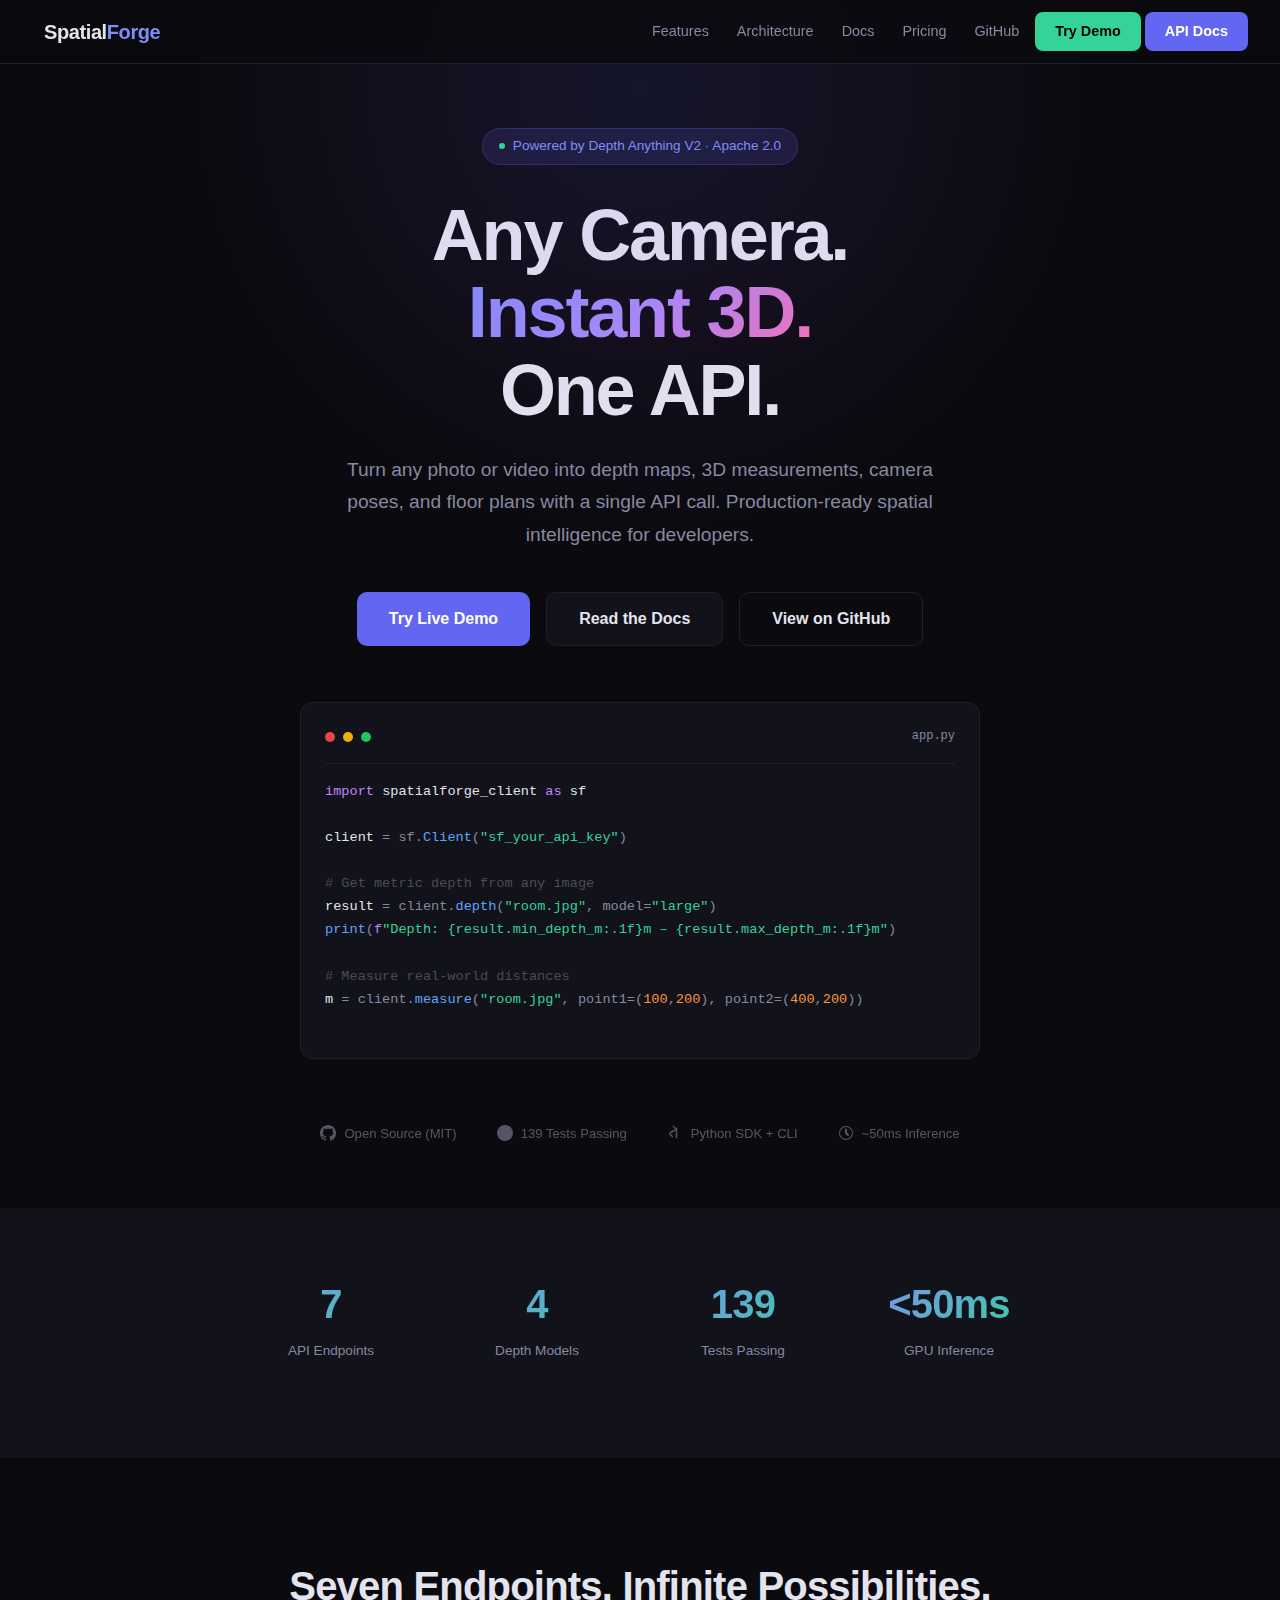
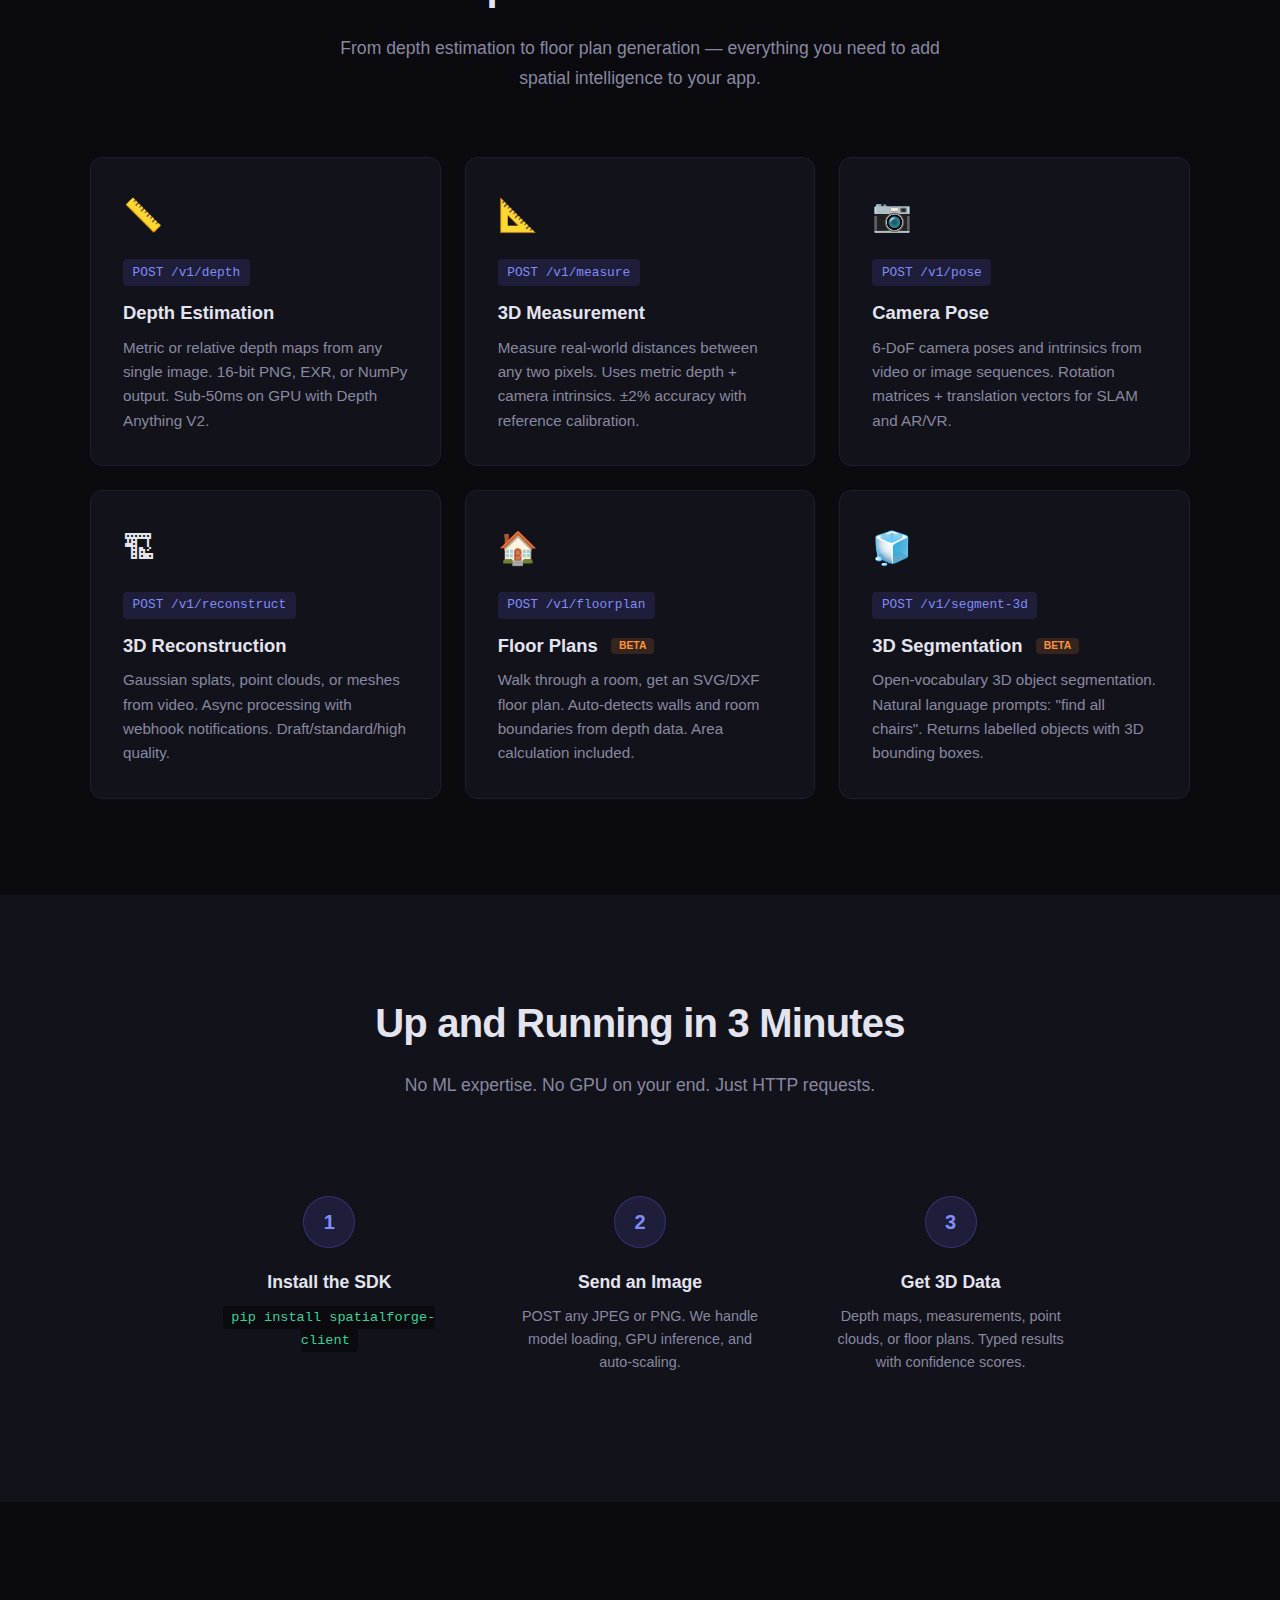
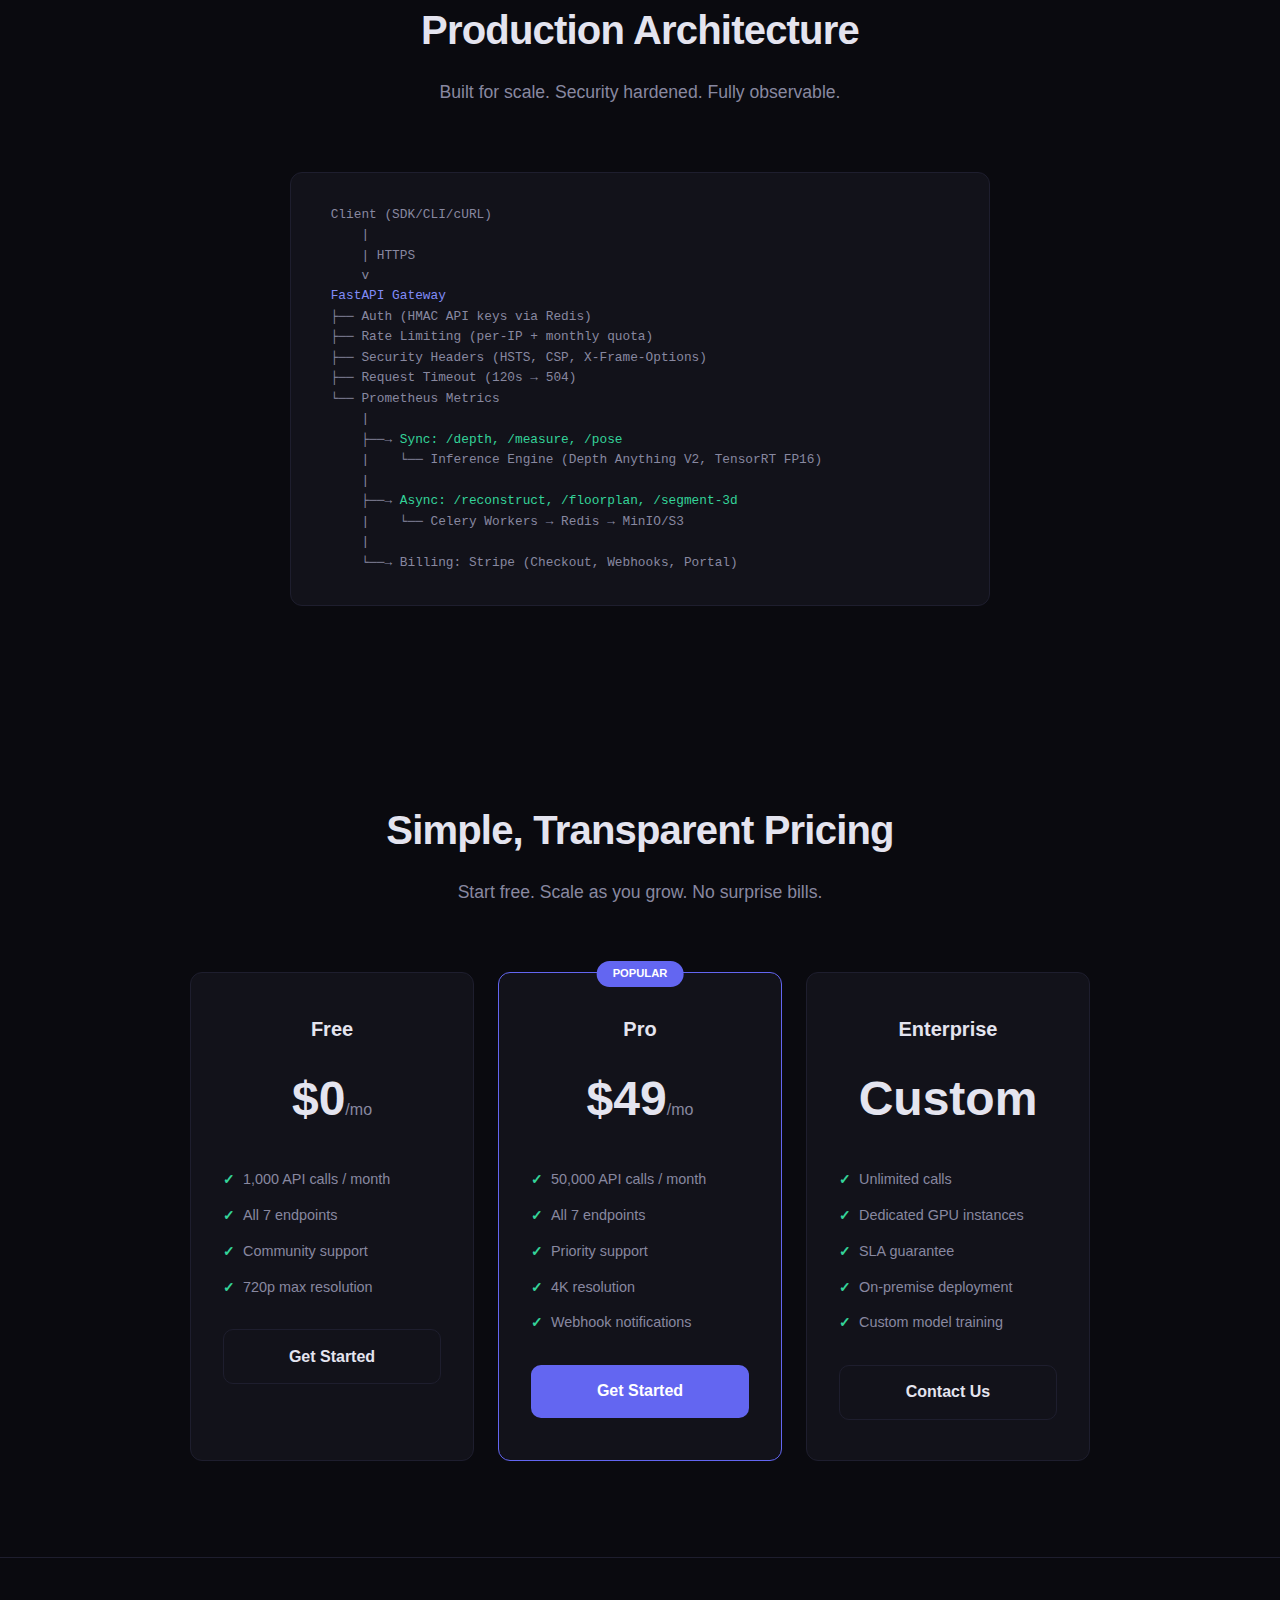
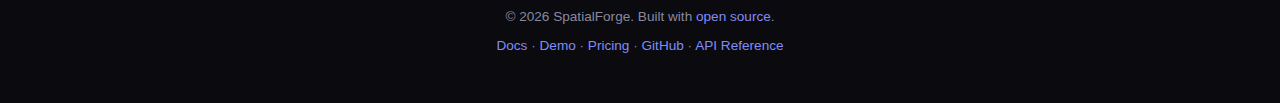
<file: site/index.html>
<!DOCTYPE html>
<html lang="en">
<head>
  <meta charset="UTF-8">
  <meta name="viewport" content="width=device-width, initial-scale=1.0">
  <title>SpatialForge — Any Camera. Instant 3D. One API.</title>
  <meta name="description" content="Turn any photo or video into 3D depth maps, measurements, and floor plans with a single API call. Powered by state-of-the-art depth estimation.">
  <style>
    :root {
      --bg: #0a0a0f;
      --surface: #12121a;
      --surface-2: #1a1a28;
      --border: #1e1e2e;
      --text: #e4e4ef;
      --muted: #8888a0;
      --accent: #6366f1;
      --accent-bright: #818cf8;
      --accent-glow: rgba(99, 102, 241, 0.15);
      --green: #34d399;
      --orange: #fb923c;
      --radius: 12px;
    }

    * { margin: 0; padding: 0; box-sizing: border-box; }

    body {
      font-family: -apple-system, BlinkMacSystemFont, 'Segoe UI', Inter, Roboto, sans-serif;
      background: var(--bg);
      color: var(--text);
      line-height: 1.6;
      -webkit-font-smoothing: antialiased;
    }

    /* ── Nav ─────────────────────────────────────── */
    nav {
      position: fixed; top: 0; width: 100%; padding: 0 2rem; height: 64px;
      display: flex; justify-content: space-between; align-items: center;
      background: rgba(10, 10, 15, 0.88); backdrop-filter: blur(16px);
      border-bottom: 1px solid var(--border); z-index: 100;
    }
    .logo { font-size: 1.25rem; font-weight: 700; letter-spacing: -0.02em; color: var(--text); text-decoration: none; }
    .logo span { color: var(--accent-bright); }
    .nav-links { display: flex; align-items: center; gap: 0.25rem; }
    nav a { color: var(--muted); text-decoration: none; font-size: 0.9rem; padding: 0.5rem 0.75rem; border-radius: 8px; transition: all 0.15s; }
    nav a:hover { color: var(--text); background: rgba(255,255,255,0.04); }
    .nav-cta {
      background: var(--accent) !important; color: #fff !important;
      padding: 0.5rem 1.25rem !important; border-radius: 8px; font-weight: 600;
    }
    .nav-cta:hover { background: var(--accent-bright) !important; }
    .nav-cta-demo { background: var(--green) !important; color: #000 !important; }

    /* ── Hero ────────────────────────────────────── */
    .hero {
      min-height: 100vh; display: flex; flex-direction: column;
      justify-content: center; align-items: center; text-align: center;
      padding: 8rem 2rem 4rem; position: relative; overflow: hidden;
    }
    .hero::before {
      content: ''; position: absolute; top: -30%; left: 50%; transform: translateX(-50%);
      width: 900px; height: 900px;
      background: radial-gradient(circle, rgba(99,102,241,0.12) 0%, rgba(168,85,247,0.06) 40%, transparent 70%);
      pointer-events: none; animation: pulse 8s ease-in-out infinite;
    }
    @keyframes pulse {
      0%, 100% { opacity: 0.8; transform: translateX(-50%) scale(1); }
      50% { opacity: 1; transform: translateX(-50%) scale(1.05); }
    }

    .hero-badge {
      display: inline-flex; align-items: center; gap: 0.5rem;
      padding: 0.4rem 1rem; background: var(--accent-glow);
      border: 1px solid rgba(99, 102, 241, 0.25);
      border-radius: 999px; font-size: 0.85rem; color: var(--accent-bright);
      margin-bottom: 2rem; position: relative;
    }
    .hero-badge .pulse-dot {
      width: 6px; height: 6px; border-radius: 50%; background: var(--green);
      animation: dotPulse 2s ease-in-out infinite;
    }
    @keyframes dotPulse {
      0%, 100% { opacity: 1; } 50% { opacity: 0.3; }
    }

    h1 {
      font-size: clamp(2.5rem, 6vw, 4.5rem); font-weight: 800;
      letter-spacing: -0.03em; line-height: 1.08; max-width: 800px; margin-bottom: 1.5rem;
    }
    h1 .gradient {
      background: linear-gradient(135deg, var(--accent-bright), #a78bfa, #f472b6);
      -webkit-background-clip: text; -webkit-text-fill-color: transparent; background-clip: text;
    }
    .subtitle { font-size: 1.2rem; color: var(--muted); max-width: 620px; margin-bottom: 2.5rem; line-height: 1.7; }

    .hero-buttons { display: flex; gap: 1rem; flex-wrap: wrap; justify-content: center; margin-bottom: 1rem; }
    .btn-primary {
      background: var(--accent); color: #fff; padding: 0.85rem 2rem; border-radius: 10px;
      font-size: 1rem; font-weight: 600; text-decoration: none; border: none; cursor: pointer;
      transition: all 0.2s; display: inline-flex; align-items: center; gap: 0.5rem;
    }
    .btn-primary:hover { background: var(--accent-bright); transform: translateY(-1px); box-shadow: 0 8px 30px rgba(99,102,241,0.3); }
    .btn-secondary {
      background: transparent; color: var(--text); padding: 0.85rem 2rem; border-radius: 10px;
      font-size: 1rem; font-weight: 600; text-decoration: none; border: 1px solid var(--border); transition: all 0.2s;
    }
    .btn-secondary:hover { border-color: var(--muted); background: var(--surface); }

    /* ── Code demo ───────────────────────────────── */
    .demo { max-width: 680px; margin: 2.5rem auto 0; position: relative; width: 100%; }
    .code-block {
      background: var(--surface); border: 1px solid var(--border);
      border-radius: var(--radius); padding: 1.5rem; overflow-x: auto; text-align: left;
    }
    .code-block pre {
      font-family: 'SF Mono', 'Fira Code', 'Cascadia Code', monospace;
      font-size: 0.85rem; line-height: 1.7; color: var(--muted);
    }
    .code-block .kw { color: #c084fc; } .code-block .str { color: #34d399; }
    .code-block .fn { color: #60a5fa; } .code-block .cmt { color: #4a4a5a; }
    .code-block .var { color: var(--text); } .code-block .num { color: var(--orange); }
    .code-header {
      display: flex; align-items: center; gap: 0.5rem;
      padding-bottom: 1rem; border-bottom: 1px solid var(--border); margin-bottom: 1rem;
    }
    .dot { width: 10px; height: 10px; border-radius: 50%; }
    .dot-red { background: #ef4444; } .dot-yellow { background: #eab308; } .dot-green { background: #22c55e; }
    .code-label { font-size: 0.75rem; color: var(--muted); margin-left: auto; font-family: monospace; }

    /* ── Typing animation ────────────────────────── */
    .typing-result { opacity: 0; animation: fadeInUp 0.5s ease-out 2.5s forwards; }
    @keyframes fadeInUp {
      from { opacity: 0; transform: translateY(8px); }
      to { opacity: 1; transform: translateY(0); }
    }

    /* ── Trust bar ───────────────────────────────── */
    .trust-bar {
      display: flex; justify-content: center; gap: 2.5rem; flex-wrap: wrap;
      padding: 2rem 2rem 0; margin-top: 2rem; opacity: 0.6;
    }
    .trust-item { display: flex; align-items: center; gap: 0.5rem; font-size: 0.82rem; color: var(--muted); }
    .trust-item svg { width: 16px; height: 16px; fill: currentColor; }

    /* ── Section common ──────────────────────────── */
    section { padding: 6rem 2rem; }
    .section-header { text-align: center; margin-bottom: 4rem; }
    .section-header h2 { font-size: 2.5rem; font-weight: 700; letter-spacing: -0.02em; margin-bottom: 1rem; }
    .section-header p { color: var(--muted); font-size: 1.1rem; max-width: 600px; margin: 0 auto; line-height: 1.7; }

    /* ── Features ─────────────────────────────────── */
    .features-grid {
      display: grid; grid-template-columns: repeat(auto-fit, minmax(320px, 1fr));
      gap: 1.5rem; max-width: 1100px; margin: 0 auto;
    }
    .feature-card {
      background: var(--surface); border: 1px solid var(--border);
      border-radius: var(--radius); padding: 2rem; transition: all 0.3s; position: relative; overflow: hidden;
    }
    .feature-card::before {
      content: ''; position: absolute; top: 0; left: 0; right: 0; height: 2px;
      background: linear-gradient(90deg, transparent, var(--accent), transparent);
      opacity: 0; transition: opacity 0.3s;
    }
    .feature-card:hover { border-color: rgba(99,102,241,0.3); transform: translateY(-2px); box-shadow: 0 8px 40px rgba(0,0,0,0.3); }
    .feature-card:hover::before { opacity: 1; }
    .feature-icon { font-size: 2rem; margin-bottom: 1rem; display: block; }
    .feature-card h3 { font-size: 1.15rem; font-weight: 600; margin-bottom: 0.5rem; }
    .feature-card .endpoint {
      font-family: monospace; font-size: 0.8rem; color: var(--accent-bright);
      background: var(--accent-glow); padding: 0.2rem 0.6rem; border-radius: 4px;
      margin-bottom: 0.75rem; display: inline-block;
    }
    .feature-card p { color: var(--muted); font-size: 0.95rem; }
    .beta-tag {
      font-size: 0.65rem; font-weight: 700; background: rgba(251,146,60,0.15);
      color: var(--orange); padding: 0.15rem 0.5rem; border-radius: 4px;
      margin-left: 0.5rem; vertical-align: middle;
    }

    /* ── How it Works ────────────────────────────── */
    .steps {
      display: grid; grid-template-columns: repeat(auto-fit, minmax(250px, 1fr));
      gap: 2rem; max-width: 900px; margin: 0 auto; position: relative;
    }
    .step { text-align: center; padding: 2rem 1rem; }
    .step-num {
      display: inline-flex; align-items: center; justify-content: center;
      width: 52px; height: 52px; border-radius: 50%;
      background: var(--accent-glow); border: 1px solid rgba(99,102,241,0.3);
      color: var(--accent-bright); font-weight: 700; font-size: 1.25rem; margin-bottom: 1.25rem;
    }
    .step h3 { font-size: 1.1rem; margin-bottom: 0.5rem; }
    .step p { color: var(--muted); font-size: 0.9rem; }

    /* ── Metrics ─────────────────────────────────── */
    .metrics-grid {
      display: grid; grid-template-columns: repeat(4, 1fr);
      gap: 1.5rem; max-width: 800px; margin: 0 auto 4rem;
    }
    .metric-card { text-align: center; }
    .metric-value {
      font-size: 2.5rem; font-weight: 800; letter-spacing: -0.02em;
      background: linear-gradient(135deg, var(--accent-bright), var(--green));
      -webkit-background-clip: text; -webkit-text-fill-color: transparent; background-clip: text;
    }
    .metric-label { font-size: 0.85rem; color: var(--muted); margin-top: 0.25rem; }

    /* ── Architecture ────────────────────────────── */
    .arch-diagram {
      max-width: 700px; margin: 0 auto; background: var(--surface);
      border: 1px solid var(--border); border-radius: var(--radius);
      padding: 2rem; font-family: monospace; font-size: 0.8rem; line-height: 1.6;
      color: var(--muted); overflow-x: auto;
    }
    .arch-diagram .highlight { color: var(--accent-bright); }
    .arch-diagram .green { color: var(--green); }

    /* ── Pricing ──────────────────────────────────── */
    .pricing-grid {
      display: grid; grid-template-columns: repeat(auto-fit, minmax(280px, 1fr));
      gap: 1.5rem; max-width: 900px; margin: 0 auto;
    }
    .price-card {
      background: var(--surface); border: 1px solid var(--border);
      border-radius: var(--radius); padding: 2.5rem 2rem; text-align: center; transition: all 0.3s;
    }
    .price-card.featured { border-color: var(--accent); position: relative; }
    .price-card.featured::before {
      content: 'POPULAR'; position: absolute; top: -12px; left: 50%; transform: translateX(-50%);
      background: var(--accent); color: #fff; font-size: 0.7rem; font-weight: 700;
      padding: 0.25rem 1rem; border-radius: 999px;
    }
    .price-card h3 { font-size: 1.25rem; margin-bottom: 0.5rem; }
    .price { font-size: 3rem; font-weight: 800; margin: 1rem 0; }
    .price span { font-size: 1rem; font-weight: 400; color: var(--muted); }
    .price-card ul { list-style: none; text-align: left; margin: 1.5rem 0; }
    .price-card li { padding: 0.4rem 0; color: var(--muted); font-size: 0.9rem; }
    .price-card li::before { content: '\2713'; color: var(--green); margin-right: 0.5rem; font-weight: 700; }
    .price-card .btn-primary, .price-card .btn-secondary { width: 100%; display: block; text-align: center; }

    /* ── Footer ───────────────────────────────────── */
    footer {
      text-align: center; padding: 3rem 2rem; border-top: 1px solid var(--border);
      color: var(--muted); font-size: 0.85rem;
    }
    footer a { color: var(--accent-bright); text-decoration: none; }
    footer a:hover { text-decoration: underline; }

    /* ── Mobile ───────────────────────────────────── */
    @media (max-width: 768px) {
      nav { padding: 0 1rem; }
      .nav-links a:not(.nav-cta):not(.nav-cta-demo) { display: none; }
      .hero { padding: 7rem 1.5rem 3rem; }
      section { padding: 4rem 1.5rem; }
      .features-grid { grid-template-columns: 1fr; }
      .pricing-grid { grid-template-columns: 1fr; max-width: 400px; }
      .metrics-grid { grid-template-columns: repeat(2, 1fr); }
    }
  </style>
</head>
<body>

  <!-- Nav -->
  <nav>
    <a href="index.html" class="logo">Spatial<span>Forge</span></a>
    <div class="nav-links">
      <a href="#features">Features</a>
      <a href="#architecture">Architecture</a>
      <a href="docs.html">Docs</a>
      <a href="pricing.html">Pricing</a>
      <a href="https://github.com/maruyamakoju/spatialforge" target="_blank">GitHub</a>
      <a href="demo.html" class="nav-cta nav-cta-demo">Try Demo</a>
      <a href="https://spatialforge-demo.fly.dev/docs" class="nav-cta">API Docs</a>
    </div>
  </nav>

  <!-- Hero -->
  <section class="hero">
    <div class="hero-badge">
      <span class="pulse-dot"></span>
      Powered by Depth Anything V2 &middot; Apache 2.0
    </div>
    <h1>Any Camera.<br><span class="gradient">Instant 3D.</span><br>One API.</h1>
    <p class="subtitle">Turn any photo or video into depth maps, 3D measurements, camera poses, and floor plans with a single API call. Production-ready spatial intelligence for developers.</p>
    <div class="hero-buttons">
      <a href="demo.html" class="btn-primary">Try Live Demo</a>
      <a href="docs.html" class="btn-primary" style="background:var(--surface);border:1px solid var(--border);color:var(--text);">Read the Docs</a>
      <a href="https://github.com/maruyamakoju/spatialforge" class="btn-secondary" target="_blank">View on GitHub</a>
    </div>

    <div class="demo">
      <div class="code-block">
        <div class="code-header">
          <span class="dot dot-red"></span>
          <span class="dot dot-yellow"></span>
          <span class="dot dot-green"></span>
          <span class="code-label">app.py</span>
        </div>
<pre><span class="kw">import</span> <span class="var">spatialforge_client</span> <span class="kw">as</span> <span class="var">sf</span>

<span class="var">client</span> = sf.<span class="fn">Client</span>(<span class="str">"sf_your_api_key"</span>)

<span class="cmt"># Get metric depth from any image</span>
<span class="var">result</span> = client.<span class="fn">depth</span>(<span class="str">"room.jpg"</span>, model=<span class="str">"large"</span>)
<span class="fn">print</span>(<span class="kw">f</span><span class="str">"Depth: {result.min_depth_m:.1f}m – {result.max_depth_m:.1f}m"</span>)

<span class="cmt"># Measure real-world distances</span>
<span class="var">m</span> = client.<span class="fn">measure</span>(<span class="str">"room.jpg"</span>, point1=(<span class="num">100</span>,<span class="num">200</span>), point2=(<span class="num">400</span>,<span class="num">200</span>))
<div class="typing-result"><span class="fn">print</span>(<span class="kw">f</span><span class="str">"Distance: {m.distance_cm:.1f} cm"</span>)  <span class="cmt"># Distance: 234.5 cm</span></div></pre>
      </div>
    </div>

    <div class="trust-bar">
      <div class="trust-item">
        <svg viewBox="0 0 16 16"><path d="M8 0C3.58 0 0 3.58 0 8c0 3.54 2.29 6.53 5.47 7.59.4.07.55-.17.55-.38 0-.19-.01-.82-.01-1.49-2.01.37-2.53-.49-2.69-.94-.09-.23-.48-.94-.82-1.13-.28-.15-.68-.52-.01-.53.63-.01 1.08.58 1.23.82.72 1.21 1.87.87 2.33.66.07-.52.28-.87.51-1.07-1.78-.2-3.64-.89-3.64-3.95 0-.87.31-1.59.82-2.15-.08-.2-.36-1.02.08-2.12 0 0 .67-.21 2.2.82.64-.18 1.32-.27 2-.27.68 0 1.36.09 2 .27 1.53-1.04 2.2-.82 2.2-.82.44 1.1.16 1.92.08 2.12.51.56.82 1.27.82 2.15 0 3.07-1.87 3.75-3.65 3.95.29.25.54.73.54 1.48 0 1.07-.01 1.93-.01 2.2 0 .21.15.46.55.38A8.013 8.013 0 0016 8c0-4.42-3.58-8-8-8z"/></svg>
        Open Source (MIT)
      </div>
      <div class="trust-item">
        <svg viewBox="0 0 16 16"><path d="M8 16A8 8 0 108 0a8 8 0 000 16zm3.78-9.72a.75.75 0 00-1.06-1.06L7 8.94 5.28 7.22a.75.75 0 00-1.06 1.06l2.25 2.25a.75.75 0 001.06 0l4.25-4.25z"/></svg>
        139 Tests Passing
      </div>
      <div class="trust-item">
        <svg viewBox="0 0 16 16"><path d="M5.72.98a.75.75 0 011.06 0l2.5 2.5a.75.75 0 010 1.06L6.78 7.04a.75.75 0 11-1.06-1.06L7.94 3.76 5.72 1.54a.75.75 0 010-1.06l.53.53-.53-.53zM2.28 9.02a.75.75 0 010-1.06l2.5-2.5a.75.75 0 111.06 1.06L3.62 8.74l2.22 2.22a.75.75 0 11-1.06 1.06l-2.5-2.5z"/><path d="M9.5 2.5a.75.75 0 01.75.75v9.5a.75.75 0 01-1.5 0v-9.5a.75.75 0 01.75-.75z"/></svg>
        Python SDK + CLI
      </div>
      <div class="trust-item">
        <svg viewBox="0 0 16 16"><path d="M8 1a7 7 0 100 14A7 7 0 008 1zm0 13A6 6 0 118 2a6 6 0 010 12zm1-6.5V4.5a1 1 0 10-2 0V8a1 1 0 00.293.707l2 2a1 1 0 001.414-1.414L9 7.586V7.5z"/></svg>
        ~50ms Inference
      </div>
    </div>
  </section>

  <!-- Metrics -->
  <section style="background:var(--surface);padding-top:4rem;padding-bottom:2rem;">
    <div class="metrics-grid">
      <div class="metric-card">
        <div class="metric-value">7</div>
        <div class="metric-label">API Endpoints</div>
      </div>
      <div class="metric-card">
        <div class="metric-value">4</div>
        <div class="metric-label">Depth Models</div>
      </div>
      <div class="metric-card">
        <div class="metric-value">139</div>
        <div class="metric-label">Tests Passing</div>
      </div>
      <div class="metric-card">
        <div class="metric-value">&lt;50ms</div>
        <div class="metric-label">GPU Inference</div>
      </div>
    </div>
  </section>

  <!-- Features -->
  <section id="features">
    <div class="section-header">
      <h2>Seven Endpoints. Infinite Possibilities.</h2>
      <p>From depth estimation to floor plan generation — everything you need to add spatial intelligence to your app.</p>
    </div>
    <div class="features-grid">
      <div class="feature-card">
        <span class="feature-icon">&#x1F4CF;</span>
        <span class="endpoint">POST /v1/depth</span>
        <h3>Depth Estimation</h3>
        <p>Metric or relative depth maps from any single image. 16-bit PNG, EXR, or NumPy output. Sub-50ms on GPU with Depth Anything V2.</p>
      </div>
      <div class="feature-card">
        <span class="feature-icon">&#x1F4D0;</span>
        <span class="endpoint">POST /v1/measure</span>
        <h3>3D Measurement</h3>
        <p>Measure real-world distances between any two pixels. Uses metric depth + camera intrinsics. &plusmn;2% accuracy with reference calibration.</p>
      </div>
      <div class="feature-card">
        <span class="feature-icon">&#x1F4F7;</span>
        <span class="endpoint">POST /v1/pose</span>
        <h3>Camera Pose</h3>
        <p>6-DoF camera poses and intrinsics from video or image sequences. Rotation matrices + translation vectors for SLAM and AR/VR.</p>
      </div>
      <div class="feature-card">
        <span class="feature-icon">&#x1F3D7;</span>
        <span class="endpoint">POST /v1/reconstruct</span>
        <h3>3D Reconstruction</h3>
        <p>Gaussian splats, point clouds, or meshes from video. Async processing with webhook notifications. Draft/standard/high quality.</p>
      </div>
      <div class="feature-card">
        <span class="feature-icon">&#x1F3E0;</span>
        <span class="endpoint">POST /v1/floorplan</span>
        <h3>Floor Plans <span class="beta-tag">BETA</span></h3>
        <p>Walk through a room, get an SVG/DXF floor plan. Auto-detects walls and room boundaries from depth data. Area calculation included.</p>
      </div>
      <div class="feature-card">
        <span class="feature-icon">&#x1F9CA;</span>
        <span class="endpoint">POST /v1/segment-3d</span>
        <h3>3D Segmentation <span class="beta-tag">BETA</span></h3>
        <p>Open-vocabulary 3D object segmentation. Natural language prompts: "find all chairs". Returns labelled objects with 3D bounding boxes.</p>
      </div>
    </div>
  </section>

  <!-- How it Works -->
  <section id="how" style="background: var(--surface);">
    <div class="section-header">
      <h2>Up and Running in 3 Minutes</h2>
      <p>No ML expertise. No GPU on your end. Just HTTP requests.</p>
    </div>
    <div class="steps">
      <div class="step">
        <div class="step-num">1</div>
        <h3>Install the SDK</h3>
        <p><code style="color:var(--green);background:var(--bg);padding:4px 8px;border-radius:4px;font-size:0.85rem;">pip install spatialforge-client</code></p>
      </div>
      <div class="step">
        <div class="step-num">2</div>
        <h3>Send an Image</h3>
        <p>POST any JPEG or PNG. We handle model loading, GPU inference, and auto-scaling.</p>
      </div>
      <div class="step">
        <div class="step-num">3</div>
        <h3>Get 3D Data</h3>
        <p>Depth maps, measurements, point clouds, or floor plans. Typed results with confidence scores.</p>
      </div>
    </div>
  </section>

  <!-- Architecture -->
  <section id="architecture">
    <div class="section-header">
      <h2>Production Architecture</h2>
      <p>Built for scale. Security hardened. Fully observable.</p>
    </div>
    <div class="arch-diagram">
<pre>
 Client (SDK/CLI/cURL)
     |
     | HTTPS
     v
 <span class="highlight">FastAPI Gateway</span>
 ├── Auth (HMAC API keys via Redis)
 ├── Rate Limiting (per-IP + monthly quota)
 ├── Security Headers (HSTS, CSP, X-Frame-Options)
 ├── Request Timeout (120s → 504)
 └── Prometheus Metrics
     |
     ├──→ <span class="green">Sync: /depth, /measure, /pose</span>
     |    └── Inference Engine (Depth Anything V2, TensorRT FP16)
     |
     ├──→ <span class="green">Async: /reconstruct, /floorplan, /segment-3d</span>
     |    └── Celery Workers → Redis → MinIO/S3
     |
     └──→ Billing: Stripe (Checkout, Webhooks, Portal)
</pre>
    </div>
  </section>

  <!-- Pricing -->
  <section id="pricing">
    <div class="section-header">
      <h2>Simple, Transparent Pricing</h2>
      <p>Start free. Scale as you grow. No surprise bills.</p>
    </div>
    <div class="pricing-grid">
      <div class="price-card">
        <h3>Free</h3>
        <div class="price">$0<span>/mo</span></div>
        <ul>
          <li>1,000 API calls / month</li>
          <li>All 7 endpoints</li>
          <li>Community support</li>
          <li>720p max resolution</li>
        </ul>
        <a href="docs.html#quickstart" class="btn-secondary">Get Started</a>
      </div>
      <div class="price-card featured">
        <h3>Pro</h3>
        <div class="price">$49<span>/mo</span></div>
        <ul>
          <li>50,000 API calls / month</li>
          <li>All 7 endpoints</li>
          <li>Priority support</li>
          <li>4K resolution</li>
          <li>Webhook notifications</li>
        </ul>
        <a href="pricing.html" class="btn-primary">Get Started</a>
      </div>
      <div class="price-card">
        <h3>Enterprise</h3>
        <div class="price">Custom</div>
        <ul>
          <li>Unlimited calls</li>
          <li>Dedicated GPU instances</li>
          <li>SLA guarantee</li>
          <li>On-premise deployment</li>
          <li>Custom model training</li>
        </ul>
        <a href="pricing.html" class="btn-secondary">Contact Us</a>
      </div>
    </div>
  </section>

  <!-- Footer -->
  <footer>
    <p>&copy; 2026 SpatialForge. Built with <a href="https://github.com/maruyamakoju/spatialforge">open source</a>.</p>
    <p style="margin-top:0.5rem;">
      <a href="docs.html">Docs</a> &middot;
      <a href="demo.html">Demo</a> &middot;
      <a href="pricing.html">Pricing</a> &middot;
      <a href="https://github.com/maruyamakoju/spatialforge">GitHub</a> &middot;
      <a href="https://spatialforge-demo.fly.dev/docs">API Reference</a>
    </p>
  </footer>

</body>
</html>
</file>
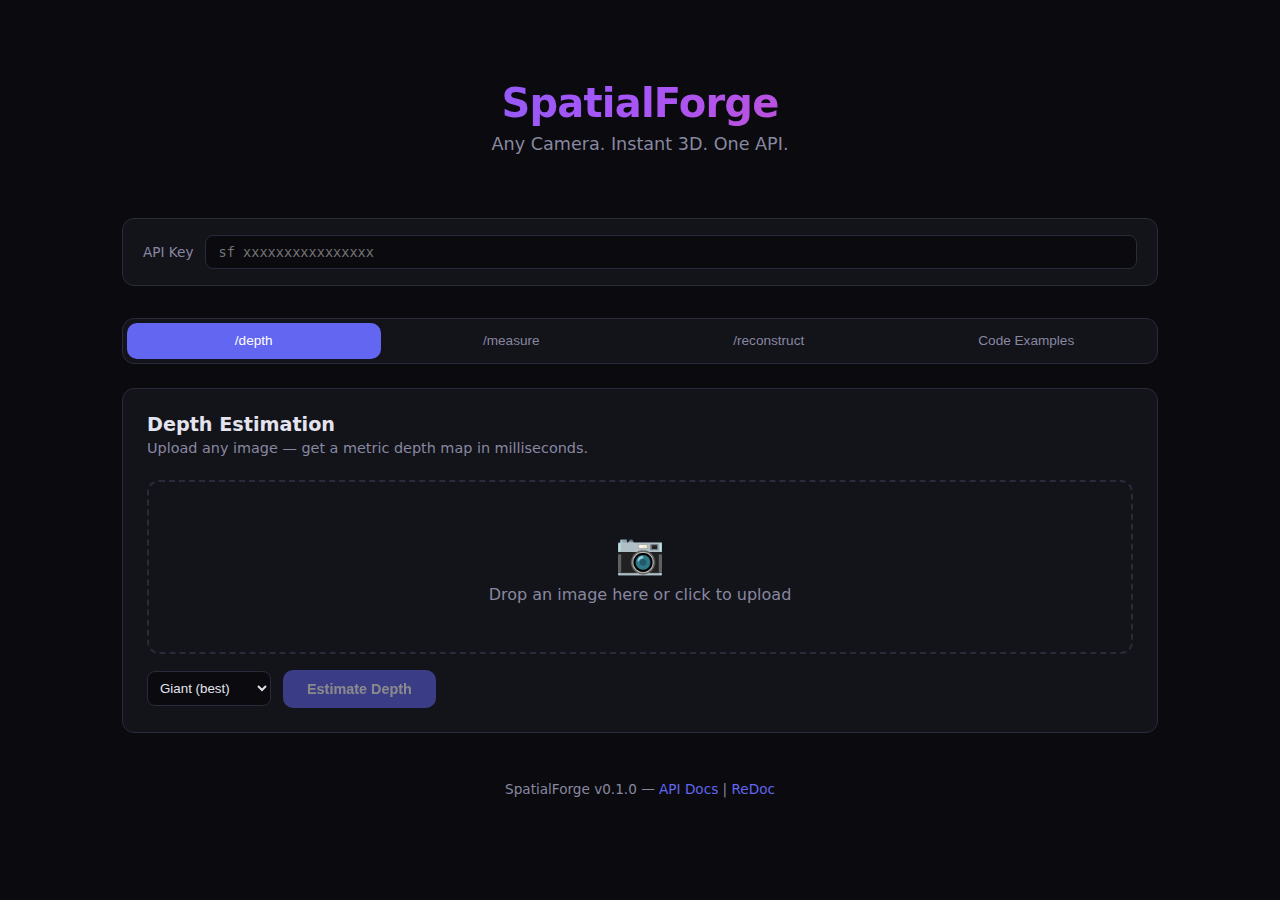
<file: static/demo/index.html>
<!DOCTYPE html>
<html lang="en">
<head>
    <meta charset="UTF-8">
    <meta name="viewport" content="width=device-width, initial-scale=1.0">
    <title>SpatialForge — Any Camera. Instant 3D. One API.</title>
    <style>
        :root {
            --bg: #0a0a0f;
            --surface: #13131a;
            --border: #2a2a3a;
            --text: #e4e4ef;
            --text-dim: #8888a0;
            --accent: #6366f1;
            --accent-hover: #818cf8;
            --success: #10b981;
            --error: #ef4444;
        }

        * { margin: 0; padding: 0; box-sizing: border-box; }

        body {
            font-family: -apple-system, BlinkMacSystemFont, 'Segoe UI', system-ui, sans-serif;
            background: var(--bg);
            color: var(--text);
            min-height: 100vh;
        }

        .container {
            max-width: 1100px;
            margin: 0 auto;
            padding: 2rem;
        }

        /* Header */
        header {
            text-align: center;
            padding: 3rem 0 2rem;
        }

        .logo {
            font-size: 2.5rem;
            font-weight: 800;
            background: linear-gradient(135deg, #6366f1, #a855f7, #ec4899);
            -webkit-background-clip: text;
            -webkit-text-fill-color: transparent;
            background-clip: text;
            letter-spacing: -0.02em;
        }

        .tagline {
            color: var(--text-dim);
            font-size: 1.1rem;
            margin-top: 0.5rem;
        }

        /* API Key Bar */
        .api-key-bar {
            display: flex;
            gap: 0.75rem;
            align-items: center;
            background: var(--surface);
            border: 1px solid var(--border);
            border-radius: 12px;
            padding: 1rem 1.25rem;
            margin: 2rem 0;
        }

        .api-key-bar label {
            color: var(--text-dim);
            font-size: 0.85rem;
            white-space: nowrap;
        }

        .api-key-bar input {
            flex: 1;
            background: var(--bg);
            border: 1px solid var(--border);
            color: var(--text);
            padding: 0.5rem 0.75rem;
            border-radius: 8px;
            font-family: 'SF Mono', 'Fira Code', monospace;
            font-size: 0.85rem;
        }

        .api-key-bar input:focus {
            outline: none;
            border-color: var(--accent);
        }

        /* Tabs */
        .tabs {
            display: flex;
            gap: 0.25rem;
            background: var(--surface);
            border-radius: 12px;
            padding: 0.25rem;
            border: 1px solid var(--border);
            margin-bottom: 1.5rem;
            overflow-x: auto;
        }

        .tab {
            flex: 1;
            padding: 0.65rem 1rem;
            border: none;
            background: transparent;
            color: var(--text-dim);
            font-size: 0.85rem;
            font-weight: 500;
            border-radius: 10px;
            cursor: pointer;
            transition: all 0.2s;
            white-space: nowrap;
        }

        .tab:hover { color: var(--text); background: rgba(99,102,241,0.1); }
        .tab.active { background: var(--accent); color: white; }

        /* Panel */
        .panel {
            display: none;
            background: var(--surface);
            border: 1px solid var(--border);
            border-radius: 12px;
            padding: 1.5rem;
        }

        .panel.active { display: block; }

        .panel h2 {
            font-size: 1.2rem;
            margin-bottom: 0.25rem;
        }

        .panel p.desc {
            color: var(--text-dim);
            font-size: 0.9rem;
            margin-bottom: 1.5rem;
        }

        /* Drop zone */
        .drop-zone {
            border: 2px dashed var(--border);
            border-radius: 12px;
            padding: 3rem 2rem;
            text-align: center;
            cursor: pointer;
            transition: all 0.2s;
            margin-bottom: 1rem;
        }

        .drop-zone:hover, .drop-zone.dragover {
            border-color: var(--accent);
            background: rgba(99,102,241,0.05);
        }

        .drop-zone .icon {
            font-size: 2.5rem;
            margin-bottom: 0.5rem;
        }

        .drop-zone .label {
            color: var(--text-dim);
        }

        .drop-zone input[type="file"] { display: none; }

        /* Preview */
        .preview-area {
            display: grid;
            grid-template-columns: 1fr 1fr;
            gap: 1rem;
            margin-top: 1.5rem;
        }

        .preview-box {
            background: var(--bg);
            border: 1px solid var(--border);
            border-radius: 10px;
            padding: 0.75rem;
            min-height: 300px;
            display: flex;
            flex-direction: column;
        }

        .preview-box .title {
            font-size: 0.8rem;
            color: var(--text-dim);
            text-transform: uppercase;
            letter-spacing: 0.05em;
            margin-bottom: 0.5rem;
        }

        .preview-box img, .preview-box canvas {
            width: 100%;
            border-radius: 6px;
            object-fit: contain;
            flex: 1;
        }

        .preview-box .placeholder {
            flex: 1;
            display: flex;
            align-items: center;
            justify-content: center;
            color: var(--text-dim);
            font-size: 0.9rem;
        }

        /* Button */
        .btn {
            display: inline-flex;
            align-items: center;
            gap: 0.5rem;
            padding: 0.7rem 1.5rem;
            background: var(--accent);
            color: white;
            border: none;
            border-radius: 10px;
            font-size: 0.9rem;
            font-weight: 600;
            cursor: pointer;
            transition: all 0.2s;
        }

        .btn:hover { background: var(--accent-hover); }
        .btn:disabled { opacity: 0.5; cursor: not-allowed; }

        /* Metadata panel */
        .metadata {
            background: var(--bg);
            border: 1px solid var(--border);
            border-radius: 10px;
            padding: 1rem;
            margin-top: 1rem;
            font-family: 'SF Mono', 'Fira Code', monospace;
            font-size: 0.8rem;
            white-space: pre-wrap;
            color: var(--text-dim);
            max-height: 300px;
            overflow-y: auto;
        }

        /* Spinner */
        .spinner {
            display: inline-block;
            width: 18px;
            height: 18px;
            border: 2px solid rgba(255,255,255,0.3);
            border-top-color: white;
            border-radius: 50%;
            animation: spin 0.6s linear infinite;
        }

        @keyframes spin { to { transform: rotate(360deg); } }

        /* Status badge */
        .status {
            display: inline-flex;
            align-items: center;
            gap: 0.4rem;
            padding: 0.3rem 0.8rem;
            border-radius: 20px;
            font-size: 0.8rem;
            font-weight: 500;
        }

        .status.processing { background: rgba(99,102,241,0.2); color: var(--accent); }
        .status.success { background: rgba(16,185,129,0.2); color: var(--success); }
        .status.error { background: rgba(239,68,68,0.2); color: var(--error); }

        /* Code snippet */
        .code-snippet {
            background: var(--bg);
            border: 1px solid var(--border);
            border-radius: 10px;
            padding: 1rem;
            margin-top: 1rem;
            font-family: 'SF Mono', 'Fira Code', monospace;
            font-size: 0.8rem;
            overflow-x: auto;
            color: #a5b4fc;
        }

        /* Footer */
        footer {
            text-align: center;
            padding: 3rem 0 2rem;
            color: var(--text-dim);
            font-size: 0.85rem;
        }

        footer a { color: var(--accent); text-decoration: none; }
        footer a:hover { text-decoration: underline; }

        @media (max-width: 768px) {
            .preview-area { grid-template-columns: 1fr; }
            .tabs { flex-wrap: wrap; }
        }
    </style>
</head>
<body>
    <div class="container">
        <header>
            <div class="logo">SpatialForge</div>
            <p class="tagline">Any Camera. Instant 3D. One API.</p>
        </header>

        <div class="api-key-bar">
            <label>API Key</label>
            <input type="password" id="apiKey" placeholder="sf_xxxxxxxxxxxxxxxx" />
        </div>

        <div class="tabs">
            <button class="tab active" data-panel="depth">/depth</button>
            <button class="tab" data-panel="measure">/measure</button>
            <button class="tab" data-panel="reconstruct">/reconstruct</button>
            <button class="tab" data-panel="code">Code Examples</button>
        </div>

        <!-- /depth panel -->
        <div class="panel active" id="panel-depth">
            <h2>Depth Estimation</h2>
            <p class="desc">Upload any image — get a metric depth map in milliseconds.</p>

            <div class="drop-zone" id="depth-drop">
                <div class="icon">&#128247;</div>
                <div class="label">Drop an image here or click to upload</div>
                <input type="file" accept="image/*" id="depth-file" />
            </div>

            <div style="display:flex; gap:0.75rem; align-items:center; flex-wrap:wrap;">
                <select id="depth-model" style="background:var(--bg);color:var(--text);border:1px solid var(--border);padding:0.5rem;border-radius:8px;">
                    <option value="giant">Giant (best)</option>
                    <option value="large">Large</option>
                    <option value="base">Base</option>
                    <option value="small">Small (fastest)</option>
                </select>
                <button class="btn" id="depth-submit" disabled>
                    Estimate Depth
                </button>
                <span id="depth-status"></span>
            </div>

            <div class="preview-area" id="depth-preview" style="display:none;">
                <div class="preview-box">
                    <div class="title">Input</div>
                    <img id="depth-input-img" />
                </div>
                <div class="preview-box">
                    <div class="title">Depth Map</div>
                    <img id="depth-output-img" />
                </div>
            </div>

            <div class="metadata" id="depth-metadata" style="display:none;"></div>
        </div>

        <!-- /measure panel -->
        <div class="panel" id="panel-measure">
            <h2>Distance Measurement</h2>
            <p class="desc">Upload an image, click two points, and get real-world distance.</p>

            <div class="drop-zone" id="measure-drop">
                <div class="icon">&#128207;</div>
                <div class="label">Drop an image here or click to upload</div>
                <input type="file" accept="image/*" id="measure-file" />
            </div>

            <div style="margin: 1rem 0;">
                <canvas id="measure-canvas" style="max-width:100%;border-radius:8px;cursor:crosshair;display:none;"></canvas>
                <p id="measure-instructions" style="color:var(--text-dim);font-size:0.85rem;display:none;">
                    Click two points on the image to measure distance between them.
                </p>
            </div>

            <div style="display:flex;gap:0.75rem;align-items:center;">
                <button class="btn" id="measure-submit" disabled>Measure</button>
                <button class="btn" id="measure-reset" style="background:var(--border);display:none;">Reset Points</button>
                <span id="measure-status"></span>
            </div>

            <div class="metadata" id="measure-metadata" style="display:none;"></div>
        </div>

        <!-- /reconstruct panel -->
        <div class="panel" id="panel-reconstruct">
            <h2>3D Reconstruction</h2>
            <p class="desc">Upload a walkthrough video — get a 3D point cloud or Gaussian splat.</p>

            <div class="drop-zone" id="recon-drop">
                <div class="icon">&#127916;</div>
                <div class="label">Drop a video here or click to upload (MP4, max 120s)</div>
                <input type="file" accept="video/mp4,video/*" id="recon-file" />
            </div>

            <div style="display:flex; gap:0.75rem; align-items:center; flex-wrap:wrap;">
                <select id="recon-quality" style="background:var(--bg);color:var(--text);border:1px solid var(--border);padding:0.5rem;border-radius:8px;">
                    <option value="draft">Draft (fast)</option>
                    <option value="standard" selected>Standard</option>
                    <option value="high">High (slow)</option>
                </select>
                <select id="recon-output" style="background:var(--bg);color:var(--text);border:1px solid var(--border);padding:0.5rem;border-radius:8px;">
                    <option value="gaussian">3D Gaussian</option>
                    <option value="pointcloud">Point Cloud</option>
                    <option value="mesh">Mesh</option>
                </select>
                <button class="btn" id="recon-submit" disabled>Start Reconstruction</button>
                <span id="recon-status"></span>
            </div>

            <div class="metadata" id="recon-metadata" style="display:none;"></div>
        </div>

        <!-- Code Examples panel -->
        <div class="panel" id="panel-code">
            <h2>Quick Start</h2>
            <p class="desc">Get started with SpatialForge in seconds.</p>

            <h3 style="font-size:0.95rem;margin:1rem 0 0.5rem;">Install SDK</h3>
            <div class="code-snippet">pip install spatialforge</div>

            <h3 style="font-size:0.95rem;margin:1.5rem 0 0.5rem;">Python — Depth Estimation</h3>
            <div class="code-snippet"><span style="color:#c084fc">import</span> spatialforge

client = spatialforge.Client(api_key=<span style="color:#fbbf24">"sf_your_key"</span>)

<span style="color:#6ee7b7"># Get depth map from any image</span>
result = client.depth(<span style="color:#fbbf24">"photo.jpg"</span>)
print(f<span style="color:#fbbf24">"Depth range: {result.min_depth_m:.2f}m — {result.max_depth_m:.2f}m"</span>)
result.save_depth_map(<span style="color:#fbbf24">"depth.png"</span>)</div>

            <h3 style="font-size:0.95rem;margin:1.5rem 0 0.5rem;">Python — 3D Reconstruction</h3>
            <div class="code-snippet"><span style="color:#6ee7b7"># Reconstruct 3D from video</span>
job = client.reconstruct(<span style="color:#fbbf24">"walkthrough.mp4"</span>, quality=<span style="color:#fbbf24">"high"</span>)
scene = job.wait()  <span style="color:#6ee7b7"># Blocks until complete</span>

print(f<span style="color:#fbbf24">"Generated {scene.num_gaussians} Gaussians"</span>)
scene.download(<span style="color:#fbbf24">"scene.ply"</span>)</div>

            <h3 style="font-size:0.95rem;margin:1.5rem 0 0.5rem;">cURL — Depth</h3>
            <div class="code-snippet">curl -X POST https://api.spatialforge.dev/v1/depth \
  -H "X-API-Key: sf_your_key" \
  -F "image=@photo.jpg" \
  -F "model=giant"</div>

            <h3 style="font-size:0.95rem;margin:1.5rem 0 0.5rem;">cURL — Measure</h3>
            <div class="code-snippet">curl -X POST https://api.spatialforge.dev/v1/measure \
  -H "X-API-Key: sf_your_key" \
  -F "image=@room.jpg" \
  -F 'points=[{"x":100,"y":200},{"x":500,"y":200}]'</div>
        </div>

        <footer>
            <p>SpatialForge v0.1.0 &mdash; <a href="/docs">API Docs</a> | <a href="/redoc">ReDoc</a></p>
        </footer>
    </div>

    <script>
        const API_BASE = window.location.origin;

        // Tab switching
        document.querySelectorAll('.tab').forEach(tab => {
            tab.addEventListener('click', () => {
                document.querySelectorAll('.tab').forEach(t => t.classList.remove('active'));
                document.querySelectorAll('.panel').forEach(p => p.classList.remove('active'));
                tab.classList.add('active');
                document.getElementById('panel-' + tab.dataset.panel).classList.add('active');
            });
        });

        // ── Drop zone helper ──
        function setupDropZone(dropId, fileId, onFile) {
            const drop = document.getElementById(dropId);
            const input = document.getElementById(fileId);

            drop.addEventListener('click', () => input.click());
            drop.addEventListener('dragover', e => { e.preventDefault(); drop.classList.add('dragover'); });
            drop.addEventListener('dragleave', () => drop.classList.remove('dragover'));
            drop.addEventListener('drop', e => {
                e.preventDefault();
                drop.classList.remove('dragover');
                if (e.dataTransfer.files.length) onFile(e.dataTransfer.files[0]);
            });
            input.addEventListener('change', () => { if (input.files.length) onFile(input.files[0]); });
        }

        function getApiKey() {
            return document.getElementById('apiKey').value.trim();
        }

        // ── /depth ──
        let depthFile = null;

        setupDropZone('depth-drop', 'depth-file', file => {
            depthFile = file;
            document.getElementById('depth-submit').disabled = false;
            // Show preview
            const url = URL.createObjectURL(file);
            document.getElementById('depth-input-img').src = url;
            document.getElementById('depth-preview').style.display = 'grid';
            document.getElementById('depth-output-img').src = '';
            document.getElementById('depth-metadata').style.display = 'none';
        });

        document.getElementById('depth-submit').addEventListener('click', async () => {
            if (!depthFile) return;
            const key = getApiKey();
            if (!key) { alert('Enter your API key first.'); return; }

            const btn = document.getElementById('depth-submit');
            const status = document.getElementById('depth-status');
            btn.disabled = true;
            status.innerHTML = '<span class="status processing"><span class="spinner"></span> Processing...</span>';

            const form = new FormData();
            form.append('image', depthFile);
            form.append('model', document.getElementById('depth-model').value);
            form.append('output_format', 'png16');
            form.append('metric', 'true');

            try {
                const res = await fetch(API_BASE + '/v1/depth', {
                    method: 'POST',
                    headers: { 'X-API-Key': key },
                    body: form,
                });
                const data = await res.json();

                if (!res.ok) {
                    status.innerHTML = `<span class="status error">${data.detail || 'Error'}</span>`;
                    btn.disabled = false;
                    return;
                }

                // Show colorized depth map (browser-displayable JPEG)
                if (data.colormap_url) {
                    document.getElementById('depth-output-img').src = data.colormap_url;
                } else if (data.depth_map_url) {
                    document.getElementById('depth-output-img').src = data.depth_map_url;
                }
                status.innerHTML = `<span class="status success">${data.processing_time_ms.toFixed(0)}ms</span>`;

                // Show metadata
                const meta = document.getElementById('depth-metadata');
                meta.textContent = JSON.stringify(data, null, 2);
                meta.style.display = 'block';
            } catch (e) {
                status.innerHTML = `<span class="status error">${e.message}</span>`;
            }
            btn.disabled = false;
        });

        // ── /measure ──
        let measureFile = null;
        let measureImage = null;
        let measurePoints = [];

        setupDropZone('measure-drop', 'measure-file', file => {
            measureFile = file;
            measurePoints = [];
            document.getElementById('measure-submit').disabled = true;
            document.getElementById('measure-reset').style.display = 'none';
            document.getElementById('measure-metadata').style.display = 'none';

            const canvas = document.getElementById('measure-canvas');
            const ctx = canvas.getContext('2d');
            const img = new Image();
            img.onload = () => {
                measureImage = img;
                const maxW = 800;
                const scale = Math.min(1, maxW / img.width);
                canvas.width = img.width * scale;
                canvas.height = img.height * scale;
                canvas.style.display = 'block';
                ctx.drawImage(img, 0, 0, canvas.width, canvas.height);
                document.getElementById('measure-instructions').style.display = 'block';
                canvas._scale = scale;
            };
            img.src = URL.createObjectURL(file);
        });

        document.getElementById('measure-canvas').addEventListener('click', e => {
            if (!measureImage || measurePoints.length >= 2) return;
            const canvas = e.target;
            const rect = canvas.getBoundingClientRect();
            const scale = canvas._scale || 1;
            const x = (e.clientX - rect.left) / scale;
            const y = (e.clientY - rect.top) / scale;
            measurePoints.push({ x: Math.round(x), y: Math.round(y) });

            // Draw point
            const ctx = canvas.getContext('2d');
            ctx.beginPath();
            ctx.arc(e.clientX - rect.left, e.clientY - rect.top, 6, 0, Math.PI * 2);
            ctx.fillStyle = measurePoints.length === 1 ? '#6366f1' : '#ec4899';
            ctx.fill();
            ctx.strokeStyle = 'white';
            ctx.lineWidth = 2;
            ctx.stroke();

            if (measurePoints.length === 2) {
                // Draw line between points
                const p1 = measurePoints[0];
                const p2 = measurePoints[1];
                ctx.beginPath();
                ctx.moveTo(p1.x * scale, p1.y * scale);
                ctx.lineTo(p2.x * scale, p2.y * scale);
                ctx.strokeStyle = '#fbbf24';
                ctx.lineWidth = 2;
                ctx.setLineDash([5, 5]);
                ctx.stroke();
                ctx.setLineDash([]);

                document.getElementById('measure-submit').disabled = false;
                document.getElementById('measure-reset').style.display = 'inline-flex';
            }
        });

        document.getElementById('measure-reset').addEventListener('click', () => {
            measurePoints = [];
            const canvas = document.getElementById('measure-canvas');
            const ctx = canvas.getContext('2d');
            ctx.drawImage(measureImage, 0, 0, canvas.width, canvas.height);
            document.getElementById('measure-submit').disabled = true;
            document.getElementById('measure-reset').style.display = 'none';
            document.getElementById('measure-metadata').style.display = 'none';
        });

        document.getElementById('measure-submit').addEventListener('click', async () => {
            if (!measureFile || measurePoints.length !== 2) return;
            const key = getApiKey();
            if (!key) { alert('Enter your API key first.'); return; }

            const btn = document.getElementById('measure-submit');
            const status = document.getElementById('measure-status');
            btn.disabled = true;
            status.innerHTML = '<span class="status processing"><span class="spinner"></span> Measuring...</span>';

            const form = new FormData();
            form.append('image', measureFile);
            form.append('points', JSON.stringify(measurePoints));

            try {
                const res = await fetch(API_BASE + '/v1/measure', {
                    method: 'POST',
                    headers: { 'X-API-Key': key },
                    body: form,
                });
                const data = await res.json();
                if (!res.ok) {
                    status.innerHTML = `<span class="status error">${data.detail || 'Error'}</span>`;
                    btn.disabled = false;
                    return;
                }

                const dist = data.distance_m;
                let display = dist >= 1 ? `${dist.toFixed(2)} m` : `${(dist * 100).toFixed(1)} cm`;
                status.innerHTML = `<span class="status success">${display} (conf: ${(data.confidence * 100).toFixed(0)}%)</span>`;

                const meta = document.getElementById('measure-metadata');
                meta.textContent = JSON.stringify(data, null, 2);
                meta.style.display = 'block';
            } catch (e) {
                status.innerHTML = `<span class="status error">${e.message}</span>`;
            }
            btn.disabled = false;
        });

        // ── /reconstruct ──
        let reconFile = null;

        setupDropZone('recon-drop', 'recon-file', file => {
            reconFile = file;
            document.getElementById('recon-submit').disabled = false;
            document.getElementById('recon-metadata').style.display = 'none';
        });

        document.getElementById('recon-submit').addEventListener('click', async () => {
            if (!reconFile) return;
            const key = getApiKey();
            if (!key) { alert('Enter your API key first.'); return; }

            const btn = document.getElementById('recon-submit');
            const status = document.getElementById('recon-status');
            btn.disabled = true;
            status.innerHTML = '<span class="status processing"><span class="spinner"></span> Uploading...</span>';

            const form = new FormData();
            form.append('video', reconFile);
            form.append('quality', document.getElementById('recon-quality').value);
            form.append('output', document.getElementById('recon-output').value);

            try {
                const res = await fetch(API_BASE + '/v1/reconstruct', {
                    method: 'POST',
                    headers: { 'X-API-Key': key },
                    body: form,
                });
                const data = await res.json();
                if (!res.ok) {
                    status.innerHTML = `<span class="status error">${data.detail || 'Error'}</span>`;
                    btn.disabled = false;
                    return;
                }

                // Poll for result
                const jobId = data.job_id;
                status.innerHTML = `<span class="status processing"><span class="spinner"></span> Processing (est: ${data.estimated_time_s}s)...</span>`;

                const poll = async () => {
                    const r = await fetch(API_BASE + `/v1/reconstruct/${jobId}`, {
                        headers: { 'X-API-Key': key },
                    });
                    const d = await r.json();

                    if (d.status === 'complete') {
                        status.innerHTML = '<span class="status success">Complete!</span>';
                        const meta = document.getElementById('recon-metadata');
                        meta.textContent = JSON.stringify(d, null, 2);
                        meta.style.display = 'block';
                        btn.disabled = false;
                    } else if (d.status === 'failed') {
                        status.innerHTML = `<span class="status error">${d.error || 'Failed'}</span>`;
                        btn.disabled = false;
                    } else {
                        status.innerHTML = `<span class="status processing"><span class="spinner"></span> ${d.status}...</span>`;
                        setTimeout(poll, 3000);
                    }
                };
                setTimeout(poll, 3000);
            } catch (e) {
                status.innerHTML = `<span class="status error">${e.message}</span>`;
                btn.disabled = false;
            }
        });
    </script>
</body>
</html>
</file>
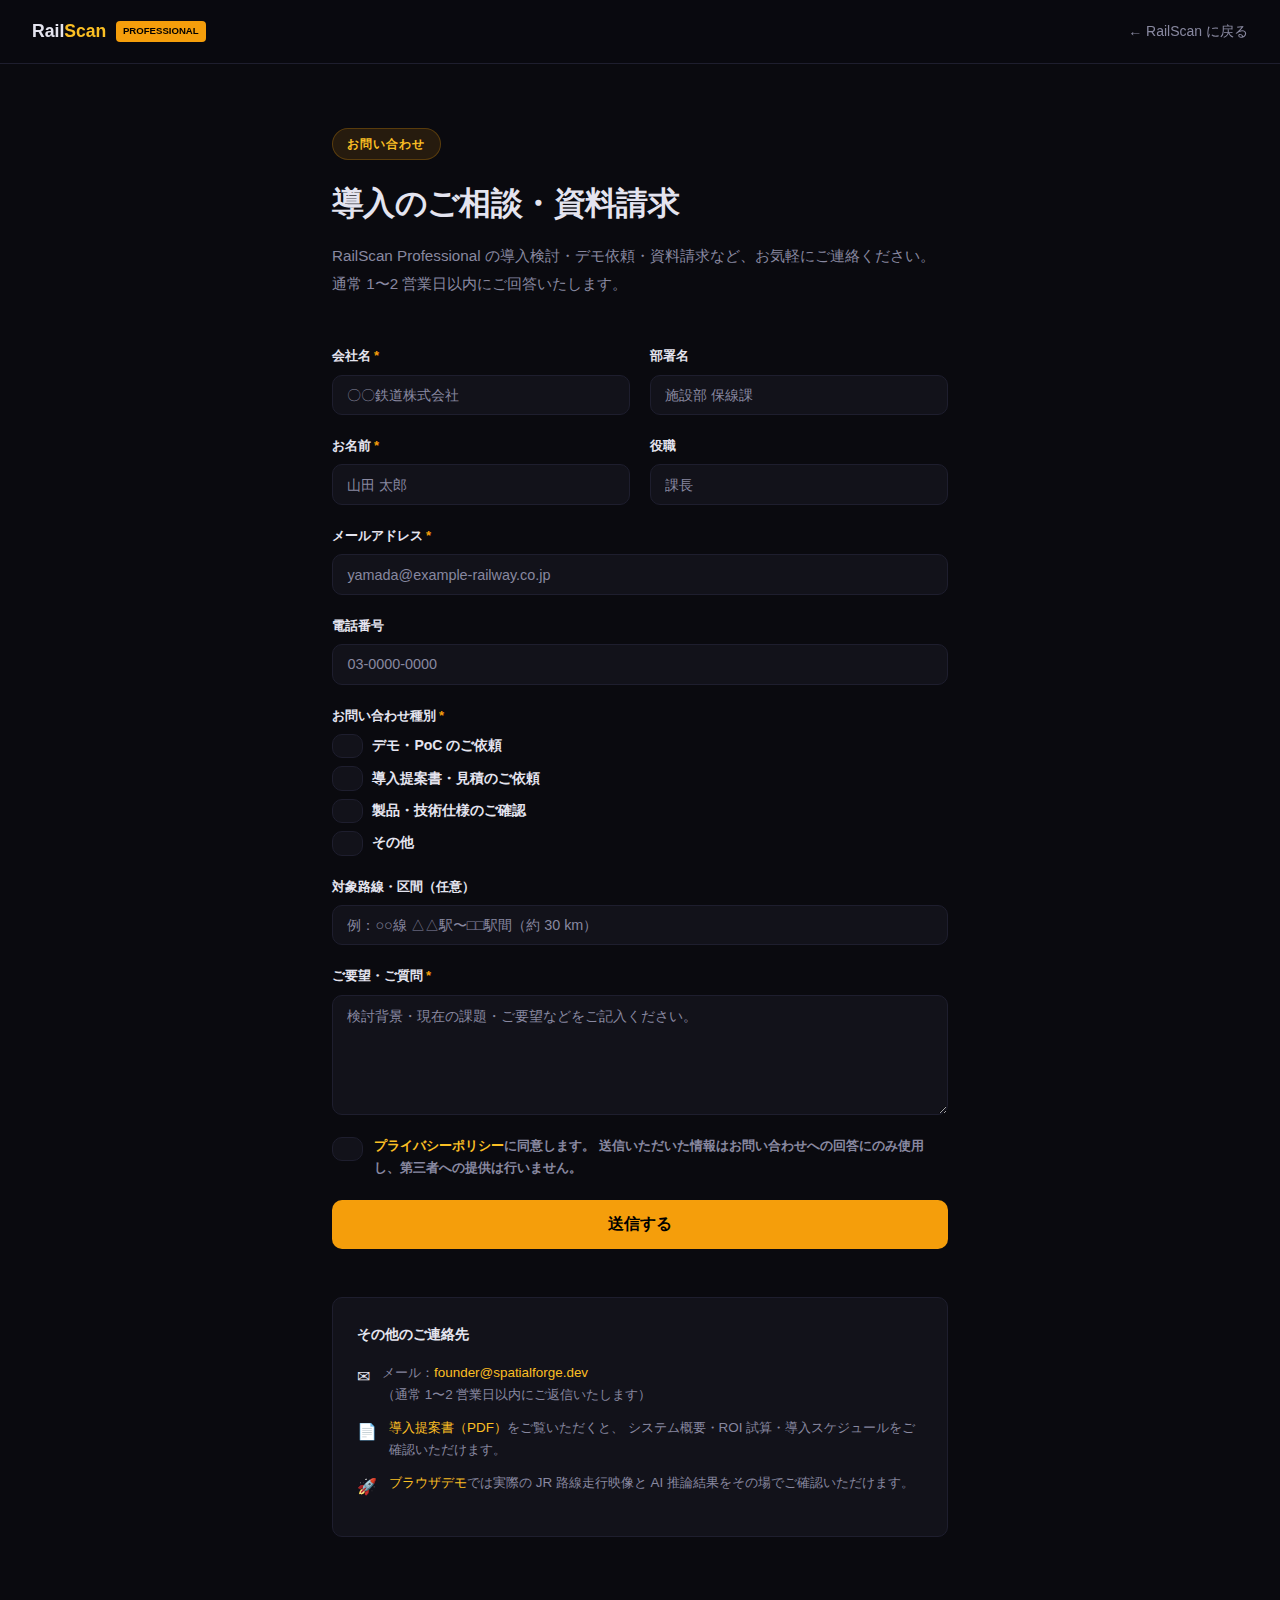
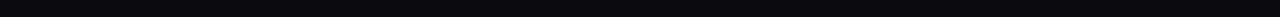
<file: site/contact.html>
<!DOCTYPE html>
<html lang="ja">
<head>
  <meta charset="UTF-8">
  <meta name="viewport" content="width=device-width, initial-scale=1.0">
  <title>お問い合わせ — RailScan Professional | SpatialForge</title>
  <meta name="description" content="RailScan AI 軌道点検システムの導入相談・資料請求・デモ依頼はこちらから。">
  <style>
    :root {
      --bg:#0a0a0f; --surface:#12121a; --surface2:#1a1a28;
      --border:#1e1e2e; --text:#e4e4ef; --muted:#8888a0;
      --accent:#f59e0b; --accent2:#fbbf24; --aglow:rgba(245,158,11,0.12);
      --safe:#22c55e; --danger:#ef4444; --r:10px;
    }
    *, *::before, *::after { margin:0; padding:0; box-sizing:border-box; }
    html { scroll-behavior:smooth; }
    body {
      font-family:-apple-system, BlinkMacSystemFont, 'Hiragino Sans', 'Noto Sans JP', sans-serif;
      background:var(--bg); color:var(--text); line-height:1.7;
      -webkit-font-smoothing:antialiased;
    }
    nav {
      position:fixed; top:0; width:100%; height:64px; padding:0 2rem; z-index:200;
      display:flex; align-items:center; justify-content:space-between;
      background:rgba(10,10,15,0.92); backdrop-filter:blur(16px);
      border-bottom:1px solid var(--border);
    }
    .logo { display:flex; align-items:center; gap:0.6rem; text-decoration:none; }
    .logo-name { font-size:1.1rem; font-weight:800; color:var(--text); }
    .logo-name span { color:var(--accent2); }
    .logo-badge { background:var(--accent); color:#000; font-size:0.6rem; font-weight:800; padding:2px 7px; border-radius:4px; }
    .nav-back { color:var(--muted); text-decoration:none; font-size:0.875rem; display:flex; align-items:center; gap:0.4rem; }
    .nav-back:hover { color:var(--text); }

    main { max-width:680px; margin:0 auto; padding:8rem 2rem 5rem; }

    .page-header { margin-bottom:3rem; }
    .page-header .tag {
      display:inline-block; padding:0.3rem 0.9rem; border-radius:999px;
      font-size:0.75rem; font-weight:700; letter-spacing:0.08em; text-transform:uppercase;
      background:var(--aglow); border:1px solid rgba(245,158,11,0.25);
      color:var(--accent2); margin-bottom:1rem;
    }
    .page-header h1 { font-size:2rem; font-weight:800; letter-spacing:-0.02em; margin-bottom:0.75rem; }
    .page-header p  { color:var(--muted); font-size:0.95rem; line-height:1.8; }

    /* Form */
    .contact-form { display:flex; flex-direction:column; gap:1.25rem; }
    .field-group { display:grid; grid-template-columns:1fr 1fr; gap:1.25rem; }
    .field { display:flex; flex-direction:column; gap:0.45rem; }
    label { font-size:0.82rem; font-weight:600; color:var(--text); }
    label .req { color:var(--accent); margin-left:3px; }
    input, select, textarea {
      background:var(--surface); border:1px solid var(--border);
      border-radius:var(--r); padding:0.7rem 0.9rem;
      color:var(--text); font-size:0.9rem; font-family:inherit;
      transition:border-color 0.2s;
      -webkit-appearance:none;
    }
    input:focus, select:focus, textarea:focus {
      outline:none; border-color:rgba(245,158,11,0.5);
      box-shadow:0 0 0 3px rgba(245,158,11,0.08);
    }
    input::placeholder, textarea::placeholder { color:var(--muted); }
    select { background-image:url("data:image/svg+xml,%3Csvg xmlns='http://www.w3.org/2000/svg' width='12' height='8' fill='none'%3E%3Cpath d='M1 1l5 5 5-5' stroke='%238888a0' stroke-width='1.5' stroke-linecap='round'/%3E%3C/svg%3E"); background-repeat:no-repeat; background-position:right 0.9rem center; padding-right:2.5rem; cursor:pointer; }
    textarea { resize:vertical; min-height:120px; }

    /* Inquiry type radio */
    .radio-group { display:flex; flex-direction:column; gap:0.5rem; }
    .radio-item { display:flex; align-items:center; gap:0.6rem; cursor:pointer; }
    .radio-item input[type=radio] { width:16px; height:16px; accent-color:var(--accent); cursor:pointer; }
    .radio-item span { font-size:0.88rem; color:var(--text); }

    /* Privacy checkbox */
    .checkbox-row { display:flex; align-items:flex-start; gap:0.7rem; }
    .checkbox-row input[type=checkbox] { width:16px; height:16px; margin-top:2px; accent-color:var(--accent); flex-shrink:0; cursor:pointer; }
    .checkbox-row label { font-size:0.82rem; color:var(--muted); cursor:pointer; }
    .checkbox-row a { color:var(--accent2); text-decoration:none; }
    .checkbox-row a:hover { text-decoration:underline; }

    .submit-btn {
      background:var(--accent); color:#000; border:none; border-radius:var(--r);
      padding:0.875rem 2rem; font-size:1rem; font-weight:700; cursor:pointer;
      transition:all 0.2s; width:100%;
    }
    .submit-btn:hover { background:var(--accent2); transform:translateY(-1px); }
    .submit-btn:disabled { opacity:0.5; cursor:not-allowed; transform:none; }

    /* Success state */
    #successMsg {
      display:none; background:rgba(34,197,94,0.1); border:1px solid rgba(34,197,94,0.3);
      border-radius:var(--r); padding:1.5rem; text-align:center; margin-top:1rem;
    }
    #successMsg h3 { color:var(--safe); margin-bottom:0.5rem; }
    #successMsg p  { color:var(--muted); font-size:0.88rem; }

    /* Contact info sidebar */
    .contact-info {
      margin-top:3rem; padding:1.5rem; background:var(--surface);
      border:1px solid var(--border); border-radius:var(--r);
    }
    .contact-info h3 { font-size:0.9rem; font-weight:700; margin-bottom:1rem; }
    .ci-row { display:flex; align-items:flex-start; gap:0.75rem; margin-bottom:0.75rem; }
    .ci-icon { font-size:1rem; flex-shrink:0; margin-top:1px; }
    .ci-text { font-size:0.84rem; color:var(--muted); line-height:1.6; }
    .ci-text a { color:var(--accent2); text-decoration:none; }

    @media (max-width:600px) {
      .field-group { grid-template-columns:1fr; }
    }
  </style>
</head>
<body>

<nav>
  <a href="railscan.html" class="logo">
    <span class="logo-name">Rail<span>Scan</span></span>
    <span class="logo-badge">PROFESSIONAL</span>
  </a>
  <a href="railscan.html" class="nav-back">← RailScan に戻る</a>
</nav>

<main>
  <div class="page-header">
    <div class="tag">お問い合わせ</div>
    <h1>導入のご相談・資料請求</h1>
    <p>RailScan Professional の導入検討・デモ依頼・資料請求など、お気軽にご連絡ください。
    通常 1〜2 営業日以内にご回答いたします。</p>
  </div>

  <!--
    Formspree を使用しています。
    本番運用時は https://formspree.io でフォームを作成し、
    action の YOUR_FORM_ID を実際の ID に置き換えてください。
    例: action="https://formspree.io/f/abcdefgh"
  -->
  <form
    class="contact-form"
    action="https://formspree.io/f/YOUR_FORM_ID"
    method="POST"
    id="contactForm"
  >
    <div class="field-group">
      <div class="field">
        <label for="company">会社名<span class="req">*</span></label>
        <input type="text" id="company" name="company" placeholder="〇〇鉄道株式会社" required>
      </div>
      <div class="field">
        <label for="dept">部署名</label>
        <input type="text" id="dept" name="dept" placeholder="施設部 保線課">
      </div>
    </div>

    <div class="field-group">
      <div class="field">
        <label for="name">お名前<span class="req">*</span></label>
        <input type="text" id="name" name="name" placeholder="山田 太郎" required>
      </div>
      <div class="field">
        <label for="role">役職</label>
        <input type="text" id="role" name="role" placeholder="課長">
      </div>
    </div>

    <div class="field">
      <label for="email">メールアドレス<span class="req">*</span></label>
      <input type="email" id="email" name="email" placeholder="yamada@example-railway.co.jp" required>
    </div>

    <div class="field">
      <label for="tel">電話番号</label>
      <input type="tel" id="tel" name="tel" placeholder="03-0000-0000">
    </div>

    <div class="field">
      <label>お問い合わせ種別<span class="req">*</span></label>
      <div class="radio-group">
        <label class="radio-item">
          <input type="radio" name="inquiry_type" value="demo" required>
          <span>デモ・PoC のご依頼</span>
        </label>
        <label class="radio-item">
          <input type="radio" name="inquiry_type" value="proposal">
          <span>導入提案書・見積のご依頼</span>
        </label>
        <label class="radio-item">
          <input type="radio" name="inquiry_type" value="info">
          <span>製品・技術仕様のご確認</span>
        </label>
        <label class="radio-item">
          <input type="radio" name="inquiry_type" value="other">
          <span>その他</span>
        </label>
      </div>
    </div>

    <div class="field">
      <label for="lines">対象路線・区間（任意）</label>
      <input type="text" id="lines" name="lines" placeholder="例：○○線 △△駅〜□□駅間（約 30 km）">
    </div>

    <div class="field">
      <label for="message">ご要望・ご質問<span class="req">*</span></label>
      <textarea id="message" name="message" placeholder="検討背景・現在の課題・ご要望などをご記入ください。" required></textarea>
    </div>

    <div class="checkbox-row">
      <input type="checkbox" id="privacy" name="privacy" required>
      <label for="privacy">
        <a href="privacy.html" target="_blank">プライバシーポリシー</a>に同意します。
        送信いただいた情報はお問い合わせへの回答にのみ使用し、第三者への提供は行いません。
      </label>
    </div>

    <button type="submit" class="submit-btn" id="submitBtn">送信する</button>

    <div id="successMsg">
      <h3>✓ 送信が完了しました</h3>
      <p>お問い合わせありがとうございます。1〜2 営業日以内にご連絡いたします。</p>
    </div>
  </form>

  <div class="contact-info">
    <h3>その他のご連絡先</h3>
    <div class="ci-row">
      <div class="ci-icon">✉</div>
      <div class="ci-text">
        メール：<a href="mailto:founder@spatialforge.dev">founder@spatialforge.dev</a><br>
        （通常 1〜2 営業日以内にご返信いたします）
      </div>
    </div>
    <div class="ci-row">
      <div class="ci-icon">&#x1F4C4;</div>
      <div class="ci-text">
        <a href="proposal.html">導入提案書（PDF）</a>をご覧いただくと、
        システム概要・ROI 試算・導入スケジュールをご確認いただけます。
      </div>
    </div>
    <div class="ci-row">
      <div class="ci-icon">&#x1F680;</div>
      <div class="ci-text">
        <a href="rail-demo.html">ブラウザデモ</a>では実際の JR 路線走行映像と
        AI 推論結果をその場でご確認いただけます。
      </div>
    </div>
  </div>
</main>

<script>
  const form = document.getElementById('contactForm');
  const btn  = document.getElementById('submitBtn');
  const msg  = document.getElementById('successMsg');

  form.addEventListener('submit', async (e) => {
    const action = form.action;
    if (action.includes('YOUR_FORM_ID')) {
      // Formspree 未設定時は mailto fallback（実際にメールが届く）
      e.preventDefault();
      btn.disabled = true;
      btn.textContent = '送信中...';
      const data = new FormData(form);
      const lines = Array.from(data.entries()).map(([k, v]) => `${k}: ${v}`).join('\n');
      const subject = encodeURIComponent('【RailScan お問い合わせ】' + (data.get('company') || ''));
      const body = encodeURIComponent(lines);
      window.location.href = `mailto:founder@spatialforge.dev?subject=${subject}&body=${body}`;
      return;
    }
    // Formspree が設定済みの場合は AJAX 送信
    e.preventDefault();
    btn.disabled = true;
    btn.textContent = '送信中...';
    try {
      const res = await fetch(action, {
        method: 'POST',
        body: new FormData(form),
        headers: { Accept: 'application/json' },
      });
      if (res.ok) {
        form.style.display = 'none';
        msg.style.display  = 'block';
      } else {
        btn.disabled = false;
        btn.textContent = '送信する';
        alert('送信に失敗しました。メールでお問い合わせください。');
      }
    } catch {
      btn.disabled = false;
      btn.textContent = '送信する';
      alert('送信に失敗しました。メールでお問い合わせください。');
    }
  });
</script>

</body>
</html>
</file>
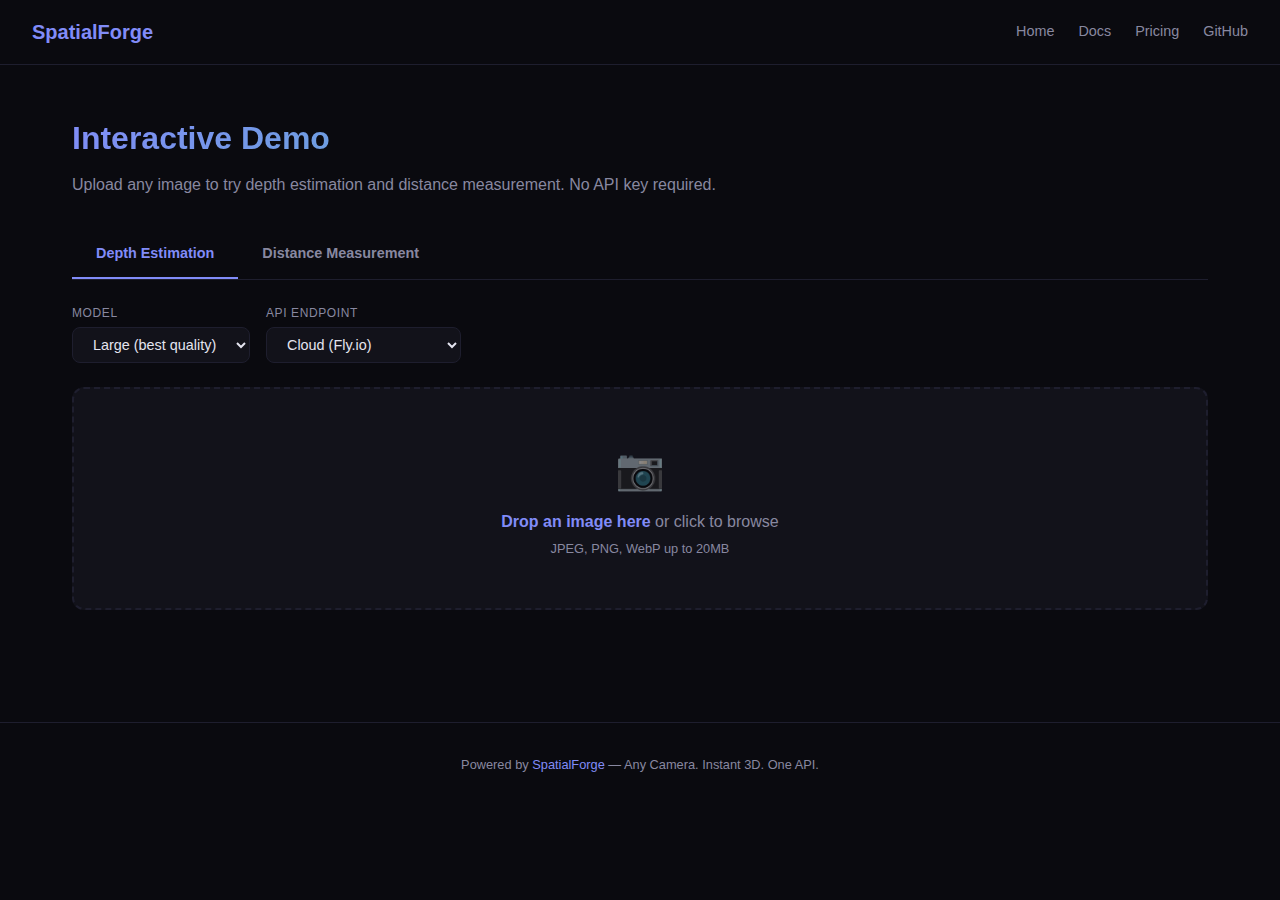
<file: site/demo.html>
<!DOCTYPE html>
<html lang="en">
<head>
  <meta charset="UTF-8">
  <meta name="viewport" content="width=device-width, initial-scale=1.0">
  <title>SpatialForge Demo — Depth Estimation & Measurement</title>
  <style>
    :root {
      --bg: #0a0a0f;
      --surface: #12121a;
      --border: #1e1e2e;
      --text: #e4e4ef;
      --muted: #8888a0;
      --accent: #6366f1;
      --accent-bright: #818cf8;
      --green: #34d399;
      --orange: #fb923c;
      --red: #ef4444;
      --radius: 12px;
    }

    * { margin: 0; padding: 0; box-sizing: border-box; }

    body {
      font-family: -apple-system, BlinkMacSystemFont, 'Segoe UI', Inter, Roboto, sans-serif;
      background: var(--bg);
      color: var(--text);
      line-height: 1.6;
      min-height: 100vh;
    }

    nav {
      padding: 1rem 2rem;
      display: flex;
      justify-content: space-between;
      align-items: center;
      border-bottom: 1px solid var(--border);
    }

    .logo { font-size: 1.25rem; font-weight: 700; color: var(--accent-bright); text-decoration: none; }
    .nav-links { display: flex; gap: 1.5rem; align-items: center; }
    .nav-links a { color: var(--muted); text-decoration: none; font-size: 0.9rem; }
    .nav-links a:hover { color: var(--text); }

    .container {
      max-width: 1200px;
      margin: 0 auto;
      padding: 2rem;
    }

    h1 {
      font-size: 2rem;
      margin-bottom: 0.5rem;
      background: linear-gradient(135deg, var(--accent-bright), var(--green));
      -webkit-background-clip: text;
      -webkit-text-fill-color: transparent;
    }

    .subtitle { color: var(--muted); margin-bottom: 2rem; }

    /* ── Tabs ─────────────────── */
    .tabs {
      display: flex;
      gap: 0;
      margin-bottom: 1.5rem;
      border-bottom: 1px solid var(--border);
    }

    .tab {
      padding: 0.75rem 1.5rem;
      color: var(--muted);
      cursor: pointer;
      font-size: 0.9rem;
      font-weight: 600;
      border-bottom: 2px solid transparent;
      transition: all 0.2s;
    }

    .tab:hover { color: var(--text); }
    .tab.active { color: var(--accent-bright); border-bottom-color: var(--accent-bright); }

    .tab-content { display: none; }
    .tab-content.active { display: block; }

    /* ── Controls ─────────────────── */
    .controls {
      display: flex;
      gap: 1rem;
      margin-bottom: 1.5rem;
      flex-wrap: wrap;
      align-items: center;
    }

    .control-group { display: flex; flex-direction: column; gap: 0.25rem; }
    .control-group label { font-size: 0.75rem; color: var(--muted); text-transform: uppercase; letter-spacing: 0.05em; }

    select, .btn {
      background: var(--surface);
      color: var(--text);
      border: 1px solid var(--border);
      padding: 0.5rem 1rem;
      border-radius: 8px;
      font-size: 0.9rem;
      cursor: pointer;
    }

    .btn:hover { border-color: var(--accent); }
    .btn-primary { background: var(--accent); border-color: var(--accent); color: #fff; font-weight: 600; }
    .btn-primary:hover { background: var(--accent-bright); border-color: var(--accent-bright); }

    /* ── Drop Zone ─────────────────── */
    .drop-zone {
      border: 2px dashed var(--border);
      border-radius: var(--radius);
      padding: 3rem 2rem;
      text-align: center;
      cursor: pointer;
      transition: all 0.2s;
      background: var(--surface);
      margin-bottom: 2rem;
    }

    .drop-zone:hover, .drop-zone.dragover {
      border-color: var(--accent);
      background: rgba(99, 102, 241, 0.08);
    }

    .drop-zone-icon { font-size: 2.5rem; margin-bottom: 0.5rem; opacity: 0.5; }
    .drop-zone-text { color: var(--muted); }
    .drop-zone-text strong { color: var(--accent-bright); }

    /* ── Results ─────────────────── */
    .results { display: none; }
    .results.visible { display: block; }

    .image-grid {
      display: grid;
      grid-template-columns: 1fr 1fr;
      gap: 1.5rem;
      margin-bottom: 2rem;
    }

    @media (max-width: 768px) {
      .image-grid { grid-template-columns: 1fr; }
      .controls { flex-direction: column; align-items: stretch; }
    }

    .image-card {
      background: var(--surface);
      border: 1px solid var(--border);
      border-radius: var(--radius);
      overflow: hidden;
    }

    .image-card-header {
      padding: 0.75rem 1rem;
      border-bottom: 1px solid var(--border);
      font-size: 0.85rem;
      font-weight: 600;
      color: var(--muted);
      text-transform: uppercase;
      letter-spacing: 0.05em;
      display: flex;
      justify-content: space-between;
      align-items: center;
    }

    .image-card img, .image-card canvas {
      width: 100%;
      display: block;
      background: #000;
    }

    /* ── Metadata ─────────────────── */
    .metadata {
      background: var(--surface);
      border: 1px solid var(--border);
      border-radius: var(--radius);
      padding: 1.5rem;
      margin-bottom: 2rem;
    }

    .metadata h3 {
      font-size: 0.85rem;
      color: var(--muted);
      text-transform: uppercase;
      letter-spacing: 0.05em;
      margin-bottom: 1rem;
    }

    .meta-grid {
      display: grid;
      grid-template-columns: repeat(auto-fit, minmax(150px, 1fr));
      gap: 1rem;
    }

    .meta-label { font-size: 0.75rem; color: var(--muted); }
    .meta-value { font-size: 1.1rem; font-weight: 600; font-family: 'SF Mono', 'Fira Code', monospace; }
    .meta-value.green { color: var(--green); }
    .meta-value.orange { color: var(--orange); }

    /* ── Loading ─────────────────── */
    .loading { display: none; text-align: center; padding: 3rem; }
    .loading.visible { display: block; }

    .spinner {
      width: 40px;
      height: 40px;
      border: 3px solid var(--border);
      border-top-color: var(--accent);
      border-radius: 50%;
      animation: spin 0.8s linear infinite;
      margin: 0 auto 1rem;
    }

    @keyframes spin { to { transform: rotate(360deg); } }

    .loading-text { color: var(--muted); }
    .loading-hint { color: var(--muted); font-size: 0.8rem; margin-top: 0.5rem; opacity: 0.7; }
    .loading-timer { color: var(--accent-bright); font-family: 'SF Mono', 'Fira Code', monospace; margin-top: 0.5rem; }

    /* ── Error ─────────────────── */
    .error {
      display: none;
      background: rgba(239, 68, 68, 0.1);
      border: 1px solid rgba(239, 68, 68, 0.3);
      color: #fca5a5;
      padding: 1rem 1.5rem;
      border-radius: var(--radius);
      margin-bottom: 1.5rem;
    }

    .error.visible { display: flex; align-items: center; justify-content: space-between; gap: 1rem; }
    .error-text { flex: 1; }

    .retry-btn {
      background: rgba(239, 68, 68, 0.2);
      border: 1px solid rgba(239, 68, 68, 0.4);
      color: #fca5a5;
      padding: 0.4rem 1rem;
      border-radius: 6px;
      cursor: pointer;
      font-size: 0.85rem;
      white-space: nowrap;
    }

    .retry-btn:hover { background: rgba(239, 68, 68, 0.3); }

    /* ── Measure mode ─────────────────── */
    .measure-instructions {
      background: rgba(99, 102, 241, 0.1);
      border: 1px solid rgba(99, 102, 241, 0.3);
      color: var(--accent-bright);
      padding: 0.75rem 1rem;
      border-radius: var(--radius);
      margin-bottom: 1rem;
      font-size: 0.9rem;
    }

    .measure-result {
      background: var(--surface);
      border: 1px solid var(--green);
      border-radius: var(--radius);
      padding: 1.5rem;
      margin-bottom: 2rem;
      text-align: center;
    }

    .measure-distance {
      font-size: 3rem;
      font-weight: 800;
      color: var(--green);
      font-family: 'SF Mono', 'Fira Code', monospace;
    }

    .measure-detail { color: var(--muted); font-size: 0.9rem; margin-top: 0.5rem; }

    .point-marker {
      position: absolute;
      width: 16px;
      height: 16px;
      border-radius: 50%;
      border: 2px solid #fff;
      transform: translate(-50%, -50%);
      pointer-events: none;
      box-shadow: 0 0 8px rgba(0,0,0,0.5);
    }

    .point-marker.p1 { background: var(--accent); }
    .point-marker.p2 { background: var(--green); }

    .canvas-wrapper {
      position: relative;
      display: inline-block;
      width: 100%;
    }

    /* ── Footer ─────────────────── */
    .footer {
      text-align: center;
      padding: 2rem;
      color: var(--muted);
      font-size: 0.8rem;
      border-top: 1px solid var(--border);
      margin-top: 3rem;
    }
    .footer a { color: var(--accent-bright); text-decoration: none; }

    input[type="file"] { display: none; }
  </style>
</head>
<body>

<nav>
  <a href="index.html" class="logo">SpatialForge</a>
  <div class="nav-links">
    <a href="index.html">Home</a>
    <a href="docs.html">Docs</a>
    <a href="pricing.html">Pricing</a>
    <a href="https://github.com/maruyamakoju/spatialforge" target="_blank">GitHub</a>
  </div>
</nav>

<div class="container" style="margin-top: 1rem;">
  <h1>Interactive Demo</h1>
  <p class="subtitle">Upload any image to try depth estimation and distance measurement. No API key required.</p>

  <!-- Mode Tabs -->
  <div class="tabs">
    <div class="tab active" data-tab="depth">Depth Estimation</div>
    <div class="tab" data-tab="measure">Distance Measurement</div>
  </div>

  <!-- Depth Tab -->
  <div class="tab-content active" id="depthTab">
    <div class="controls">
      <div class="control-group">
        <label>Model</label>
        <select id="model">
          <option value="small">Small (fastest)</option>
          <option value="base">Base (balanced)</option>
          <option value="large" selected>Large (best quality)</option>
        </select>
      </div>
      <div class="control-group">
        <label>API Endpoint</label>
        <select id="endpoint">
          <option value="https://spatialforge-demo.fly.dev">Cloud (Fly.io)</option>
          <option value="http://localhost:8000">Local (localhost:8000)</option>
        </select>
      </div>
    </div>

    <div class="drop-zone" id="depthDropZone">
      <div class="drop-zone-icon">&#x1F4F7;</div>
      <div class="drop-zone-text">
        <strong>Drop an image here</strong> or click to browse<br>
        <span style="font-size: 0.8rem;">JPEG, PNG, WebP up to 20MB</span>
      </div>
      <input type="file" id="depthFileInput" accept="image/jpeg,image/png,image/webp">
    </div>

    <div class="error" id="depthError">
      <span class="error-text"></span>
      <button class="retry-btn" id="depthRetry">Retry</button>
    </div>

    <div class="loading" id="depthLoading">
      <div class="spinner"></div>
      <div class="loading-text">Estimating depth...</div>
      <div class="loading-timer" id="depthTimer">0.0s</div>
      <div class="loading-hint">First request downloads the model (~30s). Subsequent requests are faster.</div>
    </div>

    <div class="results" id="depthResults">
      <div class="image-grid">
        <div class="image-card">
          <div class="image-card-header">Original Image</div>
          <img id="originalImg" alt="Original">
        </div>
        <div class="image-card">
          <div class="image-card-header">
            <span>Depth Map (colorized)</span>
            <button class="btn" id="downloadDepth" style="padding:0.25rem 0.75rem;font-size:0.8rem;">Download</button>
          </div>
          <img id="depthImg" alt="Depth map">
        </div>
      </div>

      <div class="metadata">
        <h3>Depth Metadata</h3>
        <div class="meta-grid">
          <div class="meta-item">
            <div class="meta-label">Resolution</div>
            <div class="meta-value" id="metaRes">-</div>
          </div>
          <div class="meta-item">
            <div class="meta-label">Min Depth</div>
            <div class="meta-value green" id="metaMin">-</div>
          </div>
          <div class="meta-item">
            <div class="meta-label">Max Depth</div>
            <div class="meta-value green" id="metaMax">-</div>
          </div>
          <div class="meta-item">
            <div class="meta-label">Focal Length</div>
            <div class="meta-value" id="metaFocal">-</div>
          </div>
          <div class="meta-item">
            <div class="meta-label">Confidence</div>
            <div class="meta-value orange" id="metaConf">-</div>
          </div>
          <div class="meta-item">
            <div class="meta-label">Processing Time</div>
            <div class="meta-value" id="metaTime">-</div>
          </div>
        </div>
      </div>
    </div>
  </div>

  <!-- Measure Tab -->
  <div class="tab-content" id="measureTab">
    <div class="controls">
      <div class="control-group">
        <label>API Endpoint</label>
        <select id="measureEndpoint">
          <option value="https://spatialforge-demo.fly.dev">Cloud (Fly.io)</option>
          <option value="http://localhost:8000">Local (localhost:8000)</option>
        </select>
      </div>
    </div>

    <div class="drop-zone" id="measureDropZone">
      <div class="drop-zone-icon">&#x1F4CF;</div>
      <div class="drop-zone-text">
        <strong>Drop an image here</strong> or click to browse<br>
        <span style="font-size: 0.8rem;">Then click two points to measure the distance between them</span>
      </div>
      <input type="file" id="measureFileInput" accept="image/jpeg,image/png,image/webp">
    </div>

    <div class="measure-instructions" id="measureInstructions" style="display:none;">
      Click <strong>two points</strong> on the image to measure the distance between them.
      <button class="btn" id="measureReset" style="margin-left:1rem;padding:0.25rem 0.75rem;font-size:0.8rem;">Reset Points</button>
    </div>

    <div class="error" id="measureError">
      <span class="error-text"></span>
      <button class="retry-btn" id="measureRetry">Retry</button>
    </div>

    <div class="loading" id="measureLoading">
      <div class="spinner"></div>
      <div class="loading-text">Measuring distance...</div>
      <div class="loading-timer" id="measureTimer">0.0s</div>
    </div>

    <div id="measureImageContainer" style="display:none;">
      <div class="image-card">
        <div class="image-card-header">Click two points to measure</div>
        <div class="canvas-wrapper" id="canvasWrapper">
          <canvas id="measureCanvas" style="cursor:crosshair;"></canvas>
        </div>
      </div>
    </div>

    <div class="measure-result" id="measureResult" style="display:none;">
      <div class="measure-distance" id="measureDistanceValue">-</div>
      <div class="measure-detail" id="measureDetails">-</div>
    </div>
  </div>
</div>

<div class="footer">
  Powered by <a href="https://github.com/maruyamakoju/spatialforge">SpatialForge</a> &mdash; Any Camera. Instant 3D. One API.
</div>

<script>
// ── Tab switching ──────────────────────────────────────
document.querySelectorAll('.tab').forEach(tab => {
  tab.addEventListener('click', () => {
    document.querySelectorAll('.tab').forEach(t => t.classList.remove('active'));
    document.querySelectorAll('.tab-content').forEach(c => c.classList.remove('active'));
    tab.classList.add('active');
    document.getElementById(tab.dataset.tab + 'Tab').classList.add('active');
  });
});

// ── Timer utility ──────────────────────────────────────
function startTimer(el) {
  const start = Date.now();
  const interval = setInterval(() => {
    el.textContent = ((Date.now() - start) / 1000).toFixed(1) + 's';
  }, 100);
  return () => clearInterval(interval);
}

// ── Drop zone utility ──────────────────────────────────
function setupDropZone(zone, input, handler) {
  zone.addEventListener('click', () => input.click());
  zone.addEventListener('dragover', e => { e.preventDefault(); zone.classList.add('dragover'); });
  zone.addEventListener('dragleave', () => zone.classList.remove('dragover'));
  zone.addEventListener('drop', e => {
    e.preventDefault();
    zone.classList.remove('dragover');
    const file = e.dataTransfer.files[0];
    if (file && file.type.startsWith('image/')) handler(file);
  });
  input.addEventListener('change', e => {
    if (e.target.files[0]) handler(e.target.files[0]);
  });
}

function showError(errorDiv, message) {
  errorDiv.querySelector('.error-text').textContent = 'Error: ' + message;
  errorDiv.classList.add('visible');
}

// ══════════════════════════════════════════════════════
// DEPTH TAB
// ══════════════════════════════════════════════════════
const depthLoading = document.getElementById('depthLoading');
const depthResults = document.getElementById('depthResults');
const depthError = document.getElementById('depthError');
let lastDepthFile = null;
let depthColormapUrl = null;

setupDropZone(
  document.getElementById('depthDropZone'),
  document.getElementById('depthFileInput'),
  processDepth
);

document.getElementById('depthRetry').addEventListener('click', () => {
  if (lastDepthFile) processDepth(lastDepthFile);
});

document.getElementById('downloadDepth').addEventListener('click', () => {
  if (!depthColormapUrl) return;
  const a = document.createElement('a');
  a.href = depthColormapUrl;
  a.download = 'depth_map.jpg';
  document.body.appendChild(a);
  a.click();
  document.body.removeChild(a);
});

async function processDepth(file) {
  lastDepthFile = file;
  depthError.classList.remove('visible');
  depthResults.classList.remove('visible');
  depthLoading.classList.add('visible');

  const stopTimer = startTimer(document.getElementById('depthTimer'));

  document.getElementById('originalImg').src = URL.createObjectURL(file);

  const endpoint = document.getElementById('endpoint').value;
  const model = document.getElementById('model').value;

  const formData = new FormData();
  formData.append('image', file);
  formData.append('model', model);
  formData.append('metric', 'true');

  try {
    const resp = await fetch(`${endpoint}/v1/depth`, { method: 'POST', body: formData });

    if (!resp.ok) {
      let detail = `HTTP ${resp.status}`;
      try { const j = await resp.json(); detail = j.detail || detail; } catch {}
      throw new Error(detail);
    }

    const data = await resp.json();

    depthColormapUrl = data.colormap_url;
    document.getElementById('depthImg').src = data.colormap_url;

    const m = data.metadata;
    document.getElementById('metaRes').textContent = `${m.width} x ${m.height}`;
    document.getElementById('metaMin').textContent = `${m.min_depth_m.toFixed(2)}m`;
    document.getElementById('metaMax').textContent = `${m.max_depth_m.toFixed(2)}m`;
    document.getElementById('metaFocal').textContent = `${m.focal_length_px.toFixed(1)}px`;
    document.getElementById('metaConf').textContent = `${(m.confidence_mean * 100).toFixed(1)}%`;
    document.getElementById('metaTime').textContent = `${data.processing_time_ms.toFixed(0)}ms`;

    stopTimer();
    depthLoading.classList.remove('visible');
    depthResults.classList.add('visible');
  } catch (err) {
    stopTimer();
    depthLoading.classList.remove('visible');
    showError(depthError, err.message);
  }
}

// ══════════════════════════════════════════════════════
// MEASURE TAB
// ══════════════════════════════════════════════════════
const measureLoading = document.getElementById('measureLoading');
const measureError = document.getElementById('measureError');
const measureCanvas = document.getElementById('measureCanvas');
const ctx = measureCanvas.getContext('2d');
let measureImage = null;
let measureFile = null;
let measurePoints = [];

setupDropZone(
  document.getElementById('measureDropZone'),
  document.getElementById('measureFileInput'),
  loadMeasureImage
);

document.getElementById('measureRetry').addEventListener('click', () => {
  if (measureFile && measurePoints.length === 2) runMeasure();
});

document.getElementById('measureReset').addEventListener('click', resetMeasurePoints);

function loadMeasureImage(file) {
  measureFile = file;
  measurePoints = [];
  measureError.classList.remove('visible');
  document.getElementById('measureResult').style.display = 'none';

  const img = new Image();
  img.onload = () => {
    measureImage = img;
    measureCanvas.width = img.width;
    measureCanvas.height = img.height;
    ctx.drawImage(img, 0, 0);

    document.getElementById('measureDropZone').style.display = 'none';
    document.getElementById('measureImageContainer').style.display = 'block';
    document.getElementById('measureInstructions').style.display = 'block';
  };
  img.src = URL.createObjectURL(file);
}

measureCanvas.addEventListener('click', e => {
  if (!measureImage || measurePoints.length >= 2) return;

  const rect = measureCanvas.getBoundingClientRect();
  const scaleX = measureCanvas.width / rect.width;
  const scaleY = measureCanvas.height / rect.height;
  const x = Math.round((e.clientX - rect.left) * scaleX);
  const y = Math.round((e.clientY - rect.top) * scaleY);

  measurePoints.push({ x, y });
  drawMeasureOverlay();

  if (measurePoints.length === 2) {
    runMeasure();
  }
});

function drawMeasureOverlay() {
  ctx.drawImage(measureImage, 0, 0);
  const colors = ['#6366f1', '#34d399'];

  measurePoints.forEach((pt, i) => {
    ctx.beginPath();
    ctx.arc(pt.x, pt.y, 8, 0, Math.PI * 2);
    ctx.fillStyle = colors[i];
    ctx.fill();
    ctx.strokeStyle = '#fff';
    ctx.lineWidth = 2;
    ctx.stroke();

    ctx.font = 'bold 16px sans-serif';
    ctx.fillStyle = '#fff';
    ctx.fillText(`P${i + 1}`, pt.x + 12, pt.y + 5);
  });

  if (measurePoints.length === 2) {
    ctx.beginPath();
    ctx.moveTo(measurePoints[0].x, measurePoints[0].y);
    ctx.lineTo(measurePoints[1].x, measurePoints[1].y);
    ctx.strokeStyle = 'rgba(255,255,255,0.6)';
    ctx.lineWidth = 2;
    ctx.setLineDash([8, 4]);
    ctx.stroke();
    ctx.setLineDash([]);
  }
}

function resetMeasurePoints() {
  measurePoints = [];
  document.getElementById('measureResult').style.display = 'none';
  measureError.classList.remove('visible');
  if (measureImage) {
    ctx.drawImage(measureImage, 0, 0);
  }
}

async function runMeasure() {
  measureError.classList.remove('visible');
  measureLoading.classList.add('visible');
  document.getElementById('measureResult').style.display = 'none';

  const stopTimer = startTimer(document.getElementById('measureTimer'));
  const endpoint = document.getElementById('measureEndpoint').value;

  const formData = new FormData();
  formData.append('image', measureFile);
  formData.append('points', JSON.stringify([
    { x: measurePoints[0].x, y: measurePoints[0].y },
    { x: measurePoints[1].x, y: measurePoints[1].y }
  ]));

  try {
    const resp = await fetch(`${endpoint}/v1/measure`, { method: 'POST', body: formData });

    if (!resp.ok) {
      let detail = `HTTP ${resp.status}`;
      try { const j = await resp.json(); detail = j.detail || detail; } catch {}
      throw new Error(detail);
    }

    const data = await resp.json();

    const distM = data.distance_m;
    let display, unit;
    if (distM < 0.01) {
      display = (distM * 1000).toFixed(1); unit = 'mm';
    } else if (distM < 1) {
      display = (distM * 100).toFixed(1); unit = 'cm';
    } else {
      display = distM.toFixed(2); unit = 'm';
    }

    document.getElementById('measureDistanceValue').textContent = `${display} ${unit}`;
    document.getElementById('measureDetails').textContent =
      `Confidence: ${(data.confidence * 100).toFixed(0)}% | ` +
      `Method: ${data.calibration_method} | ` +
      `Processing: ${data.processing_time_ms.toFixed(0)}ms`;

    stopTimer();
    measureLoading.classList.remove('visible');
    document.getElementById('measureResult').style.display = 'block';
  } catch (err) {
    stopTimer();
    measureLoading.classList.remove('visible');
    showError(measureError, err.message);
  }
}
</script>

</body>
</html>
</file>
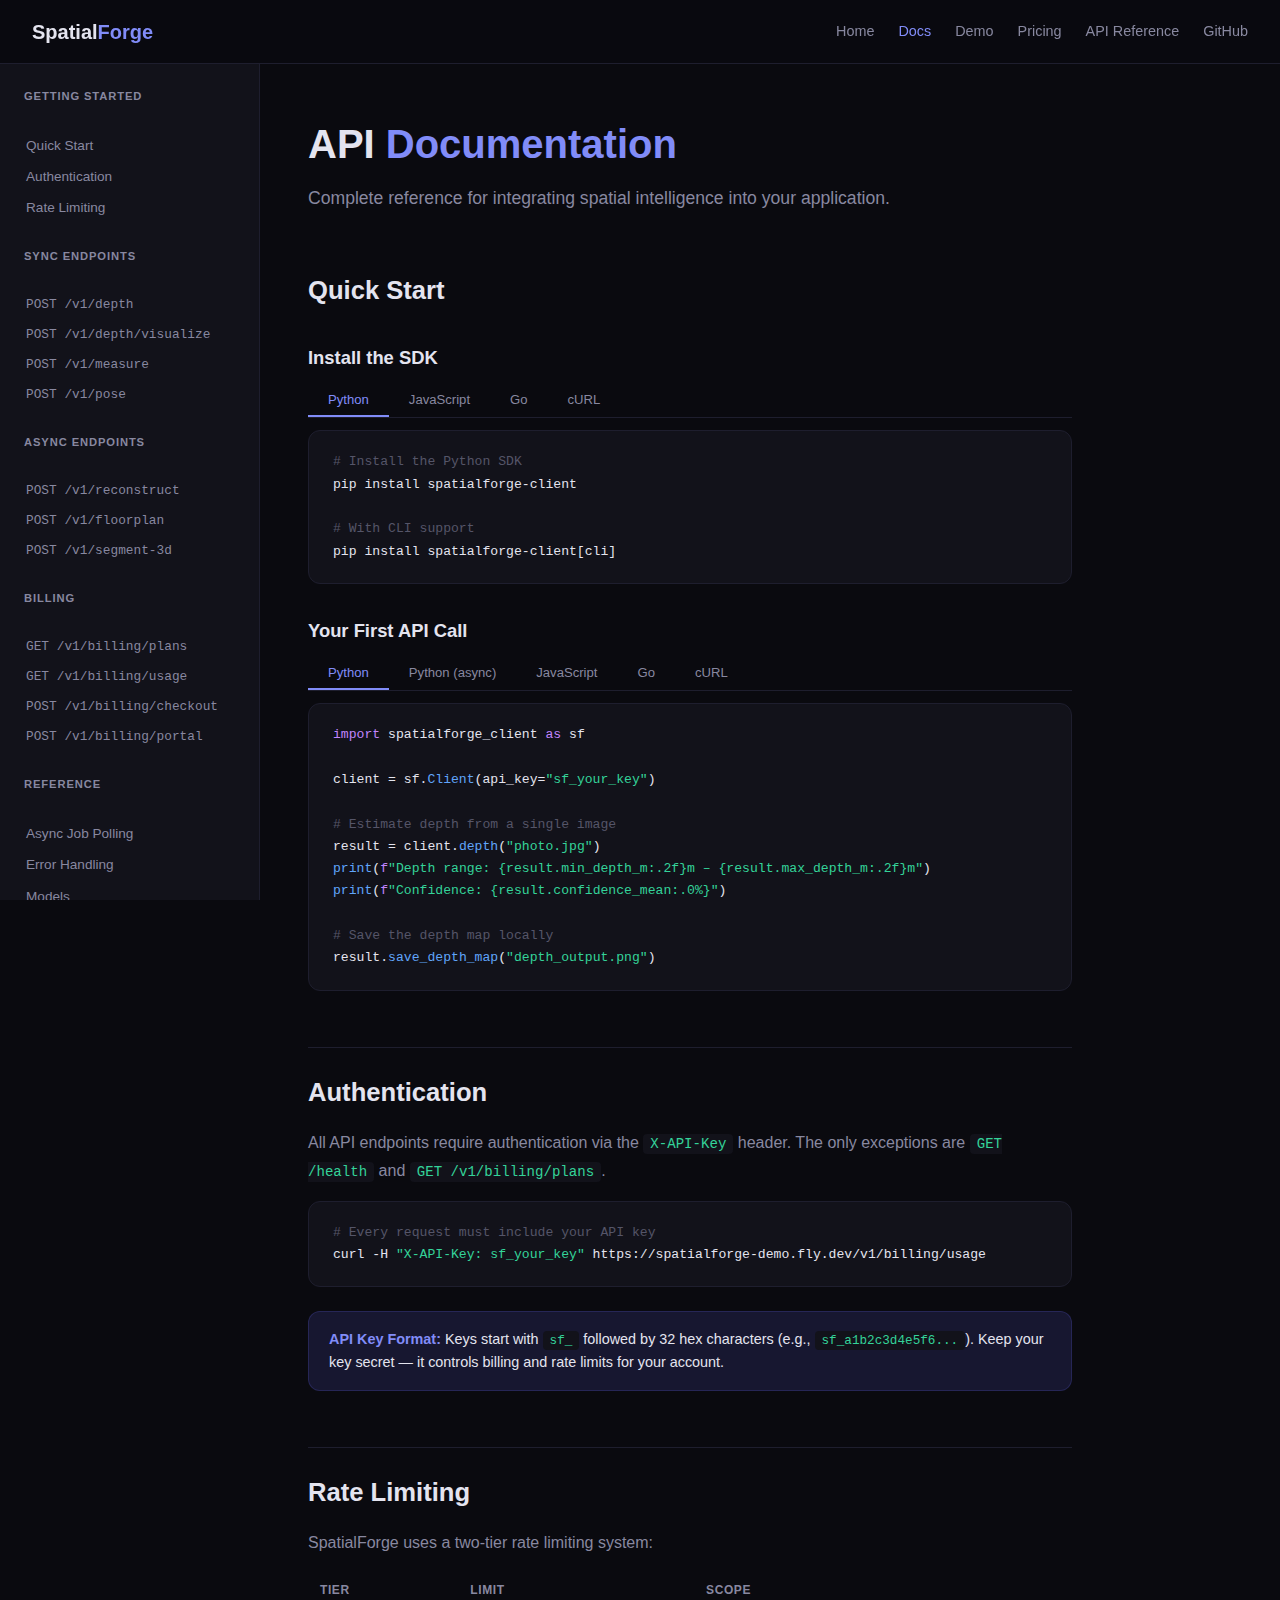
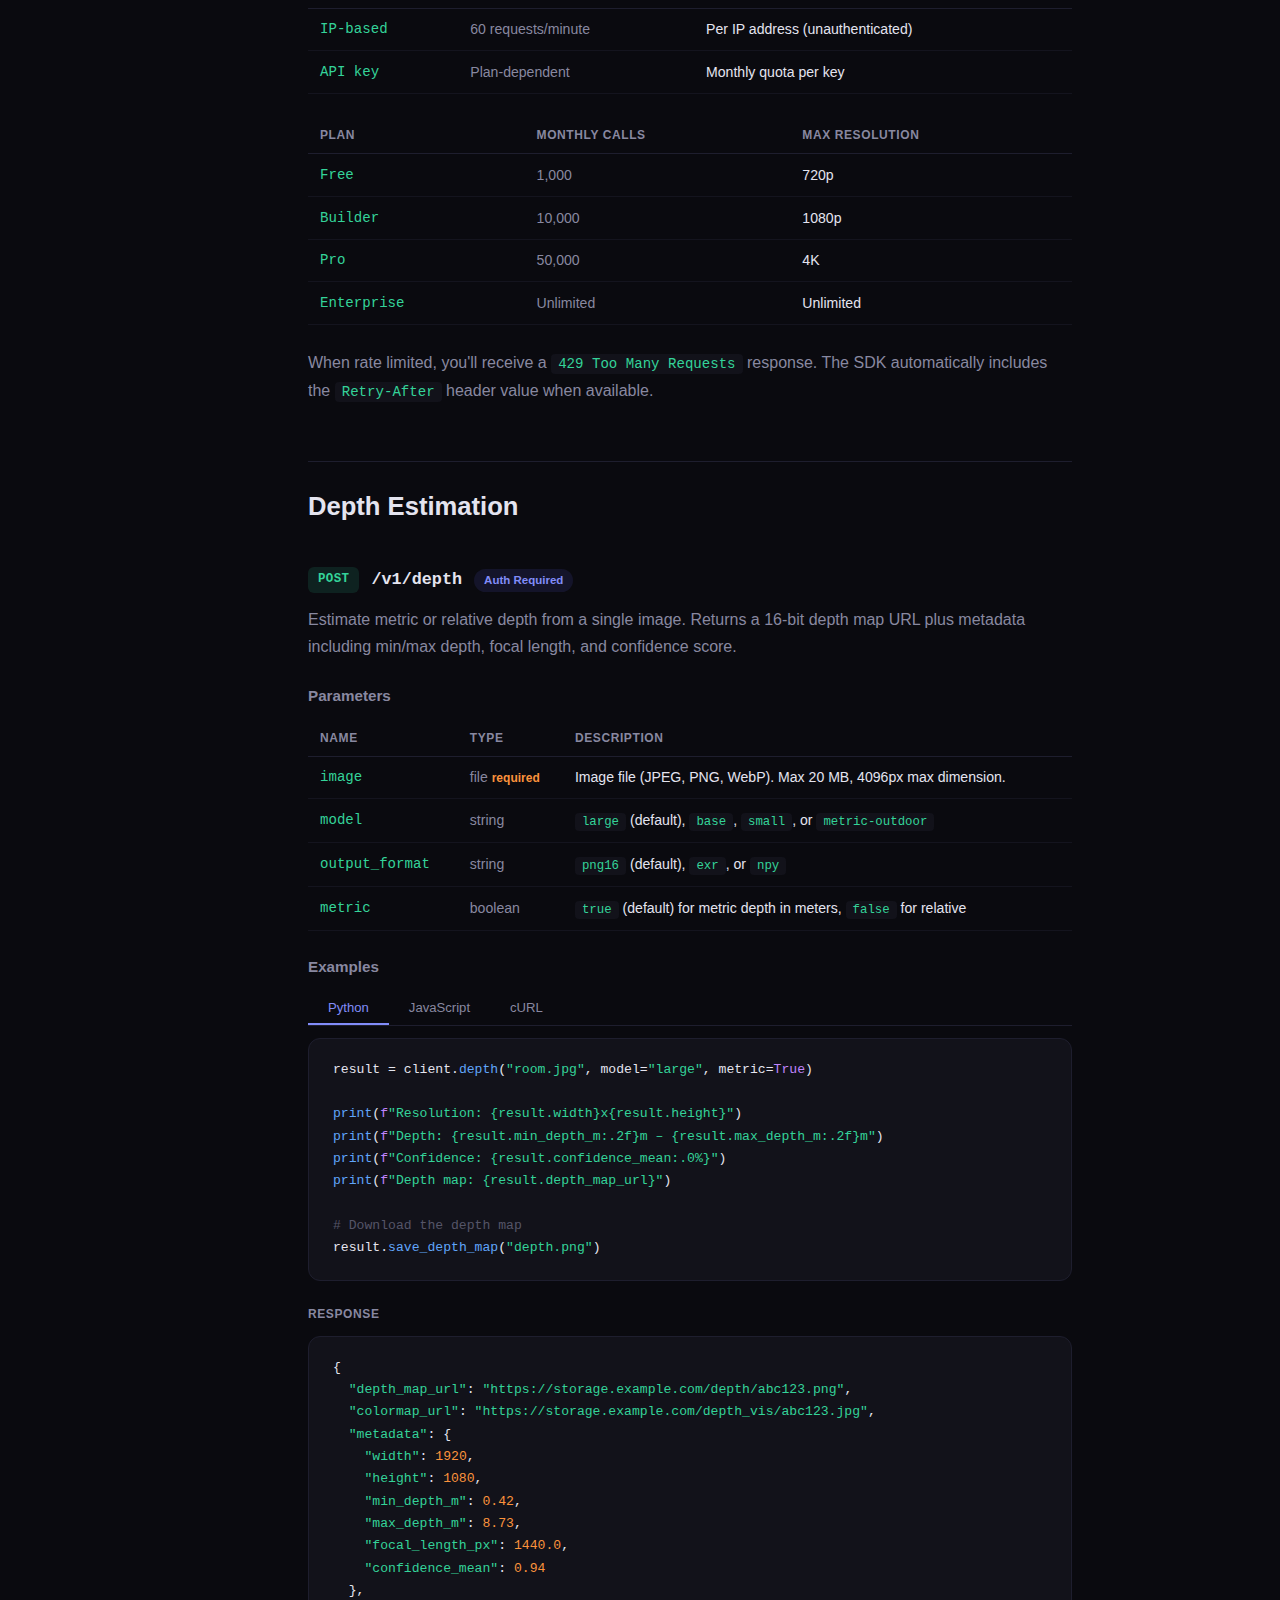
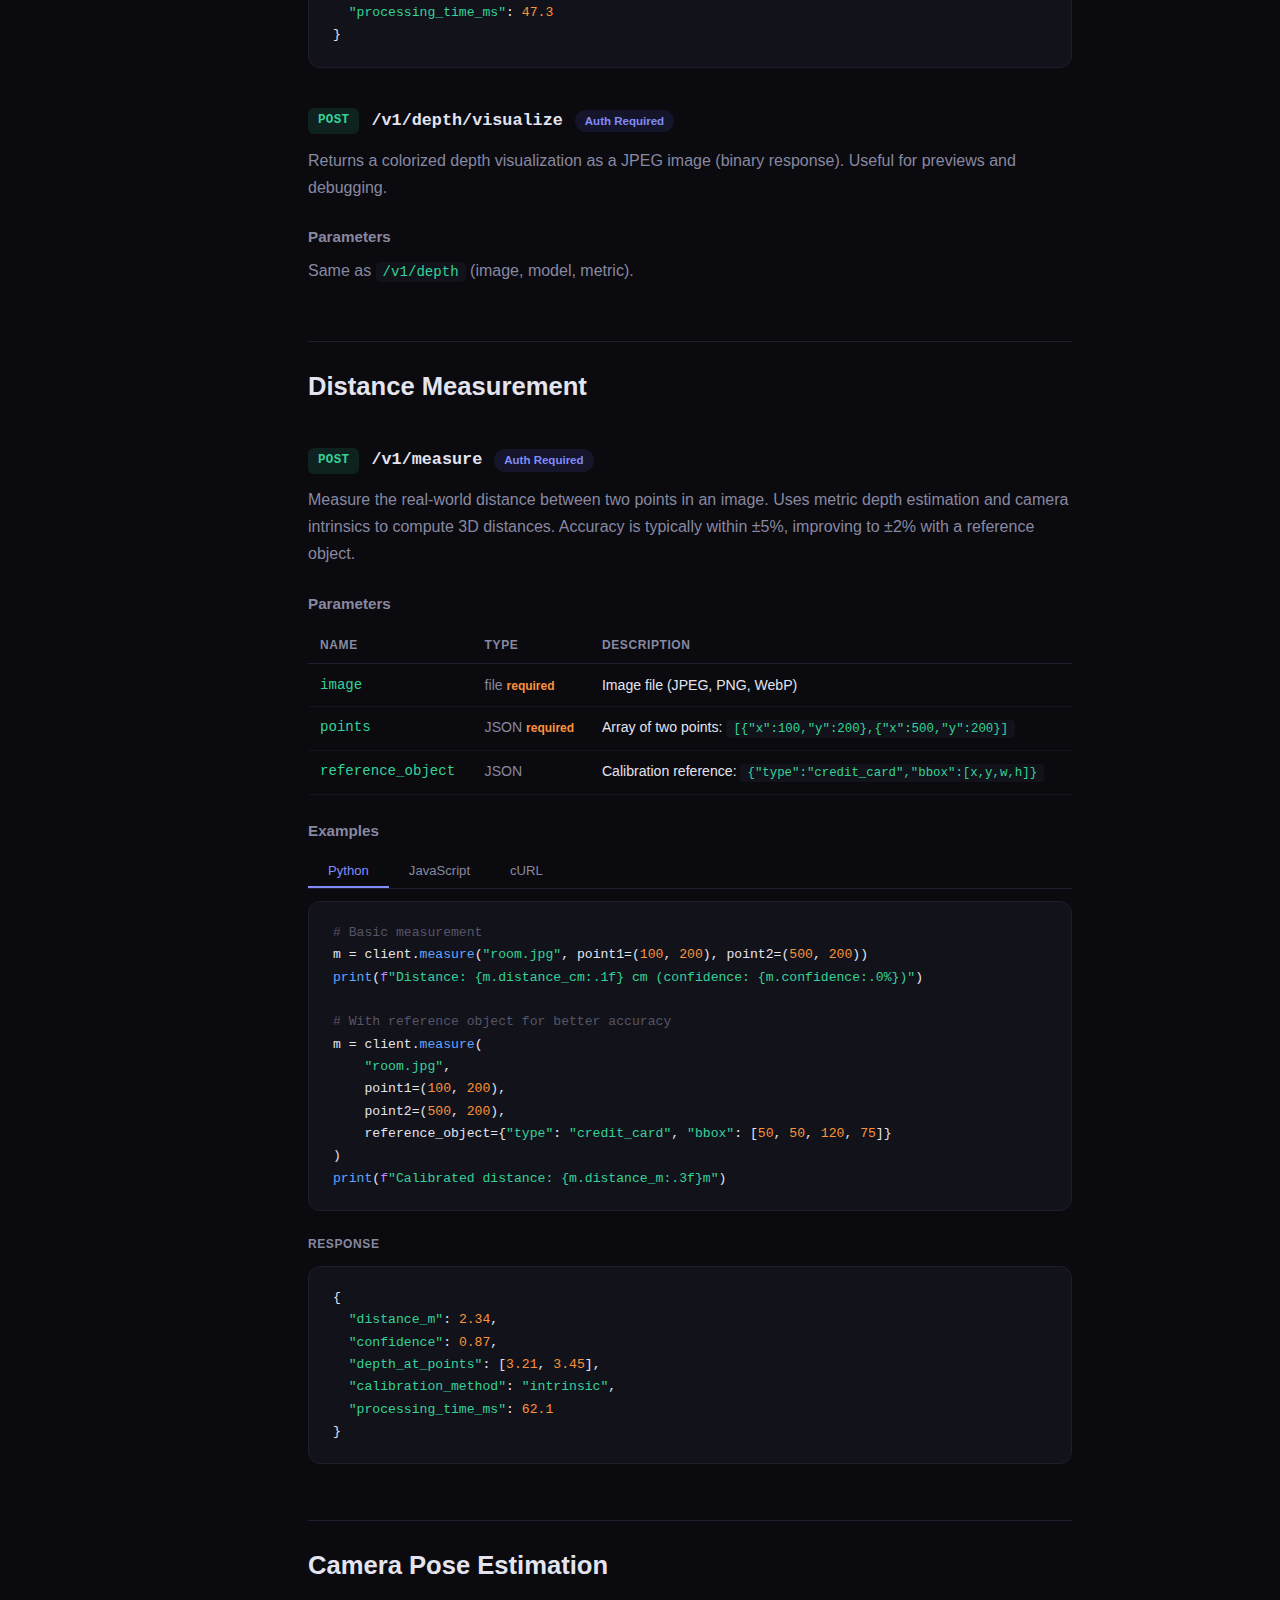
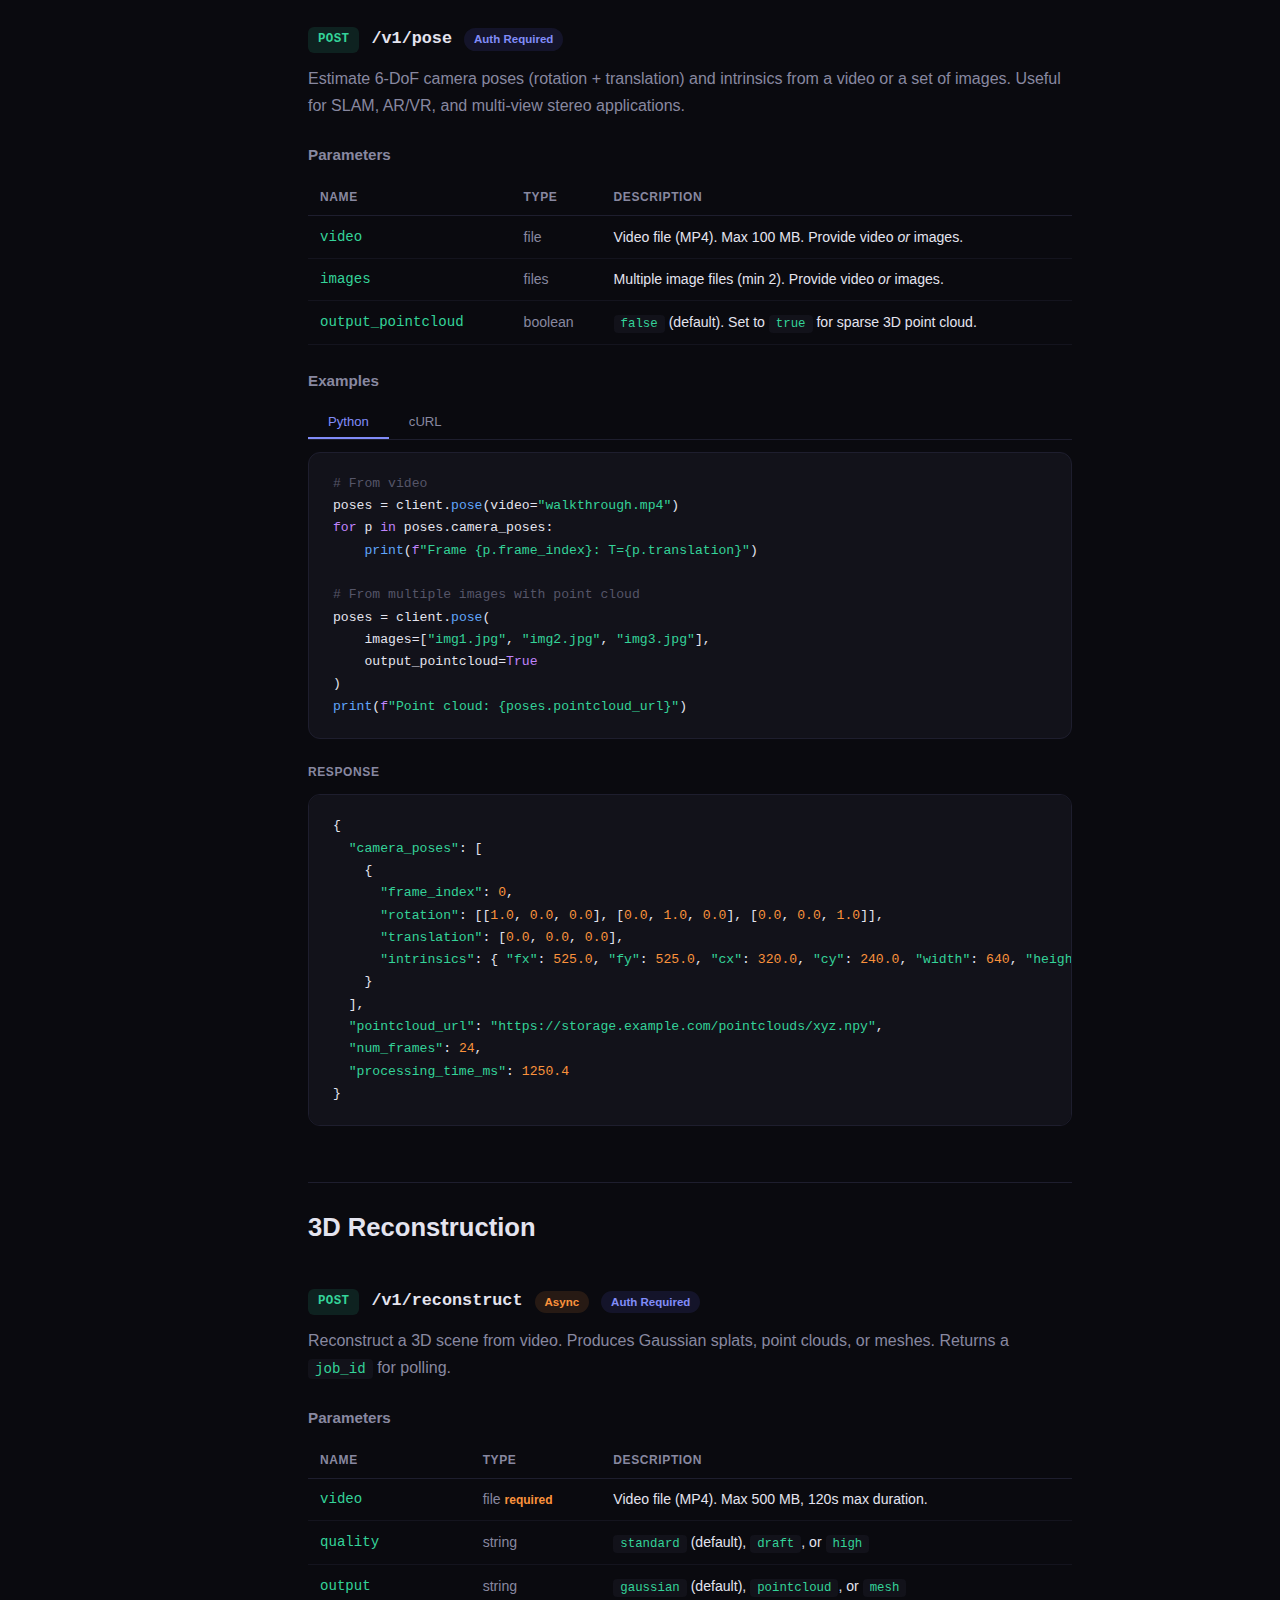
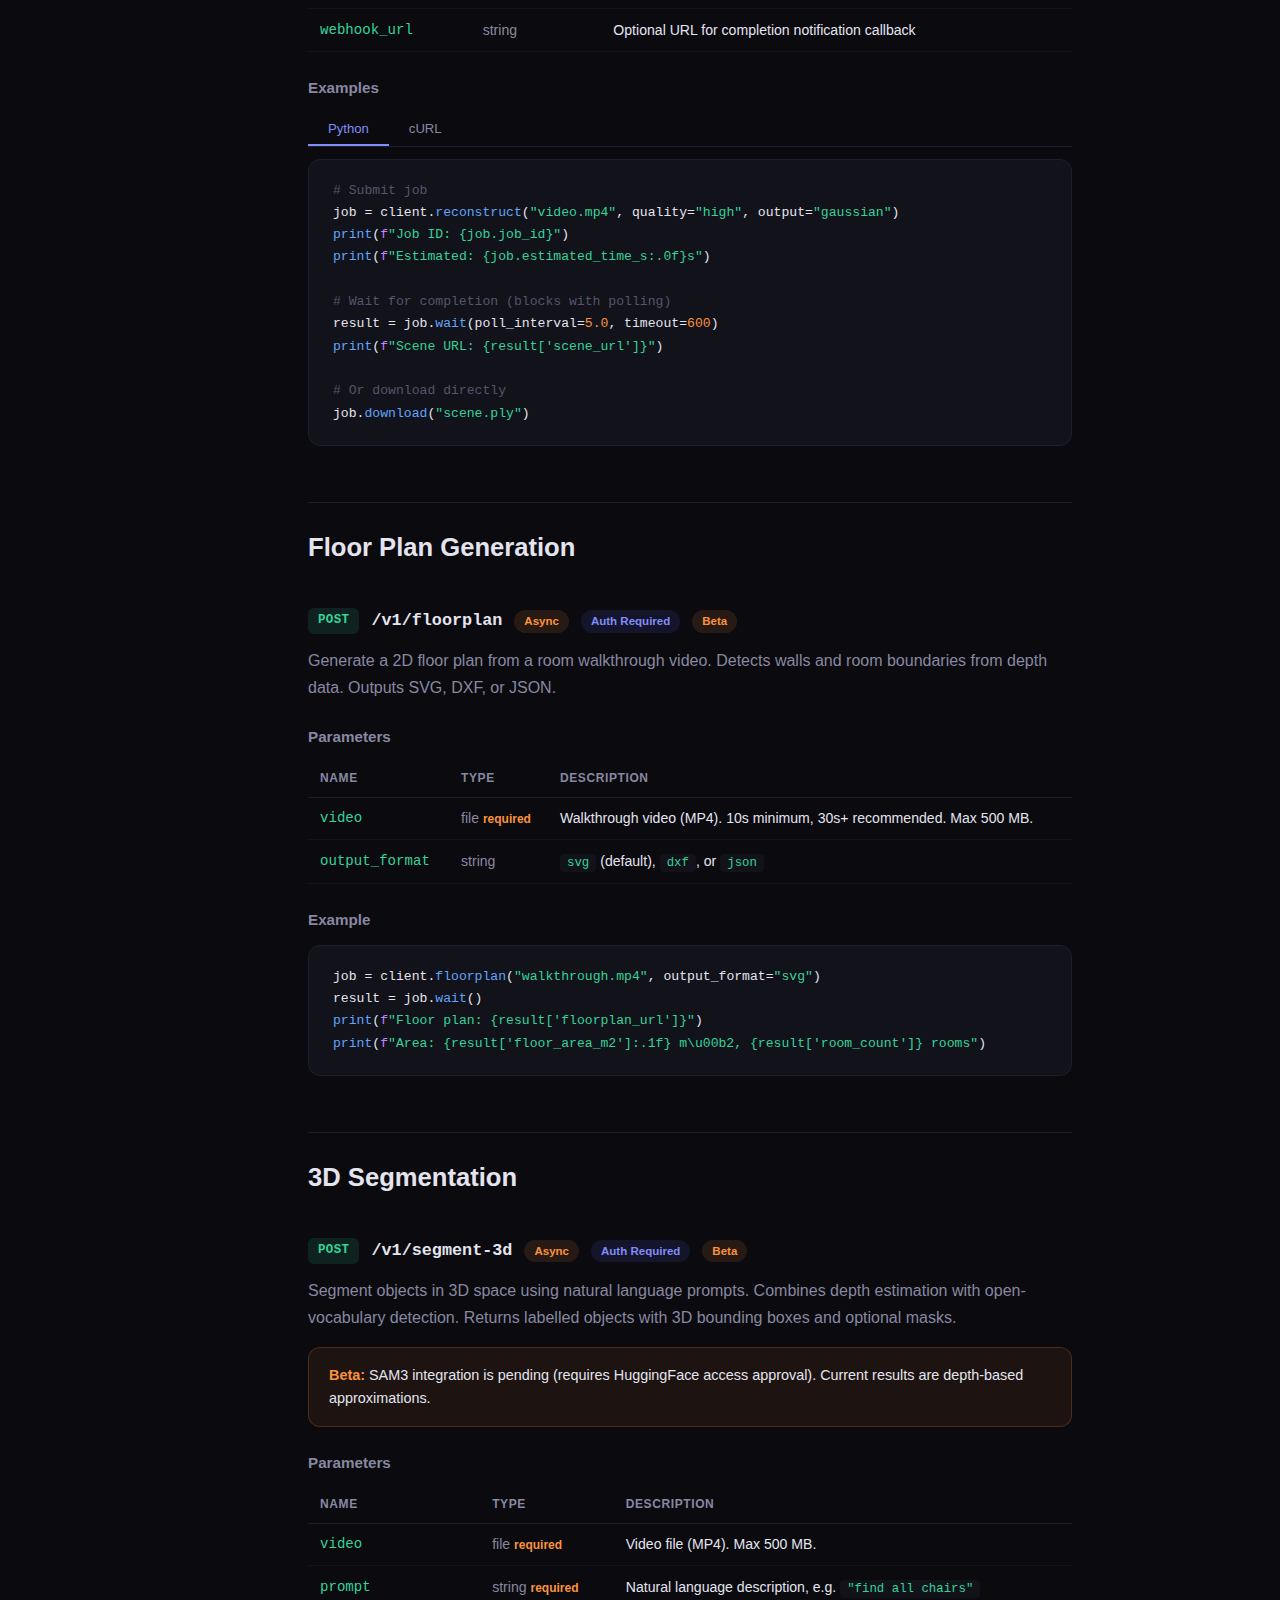
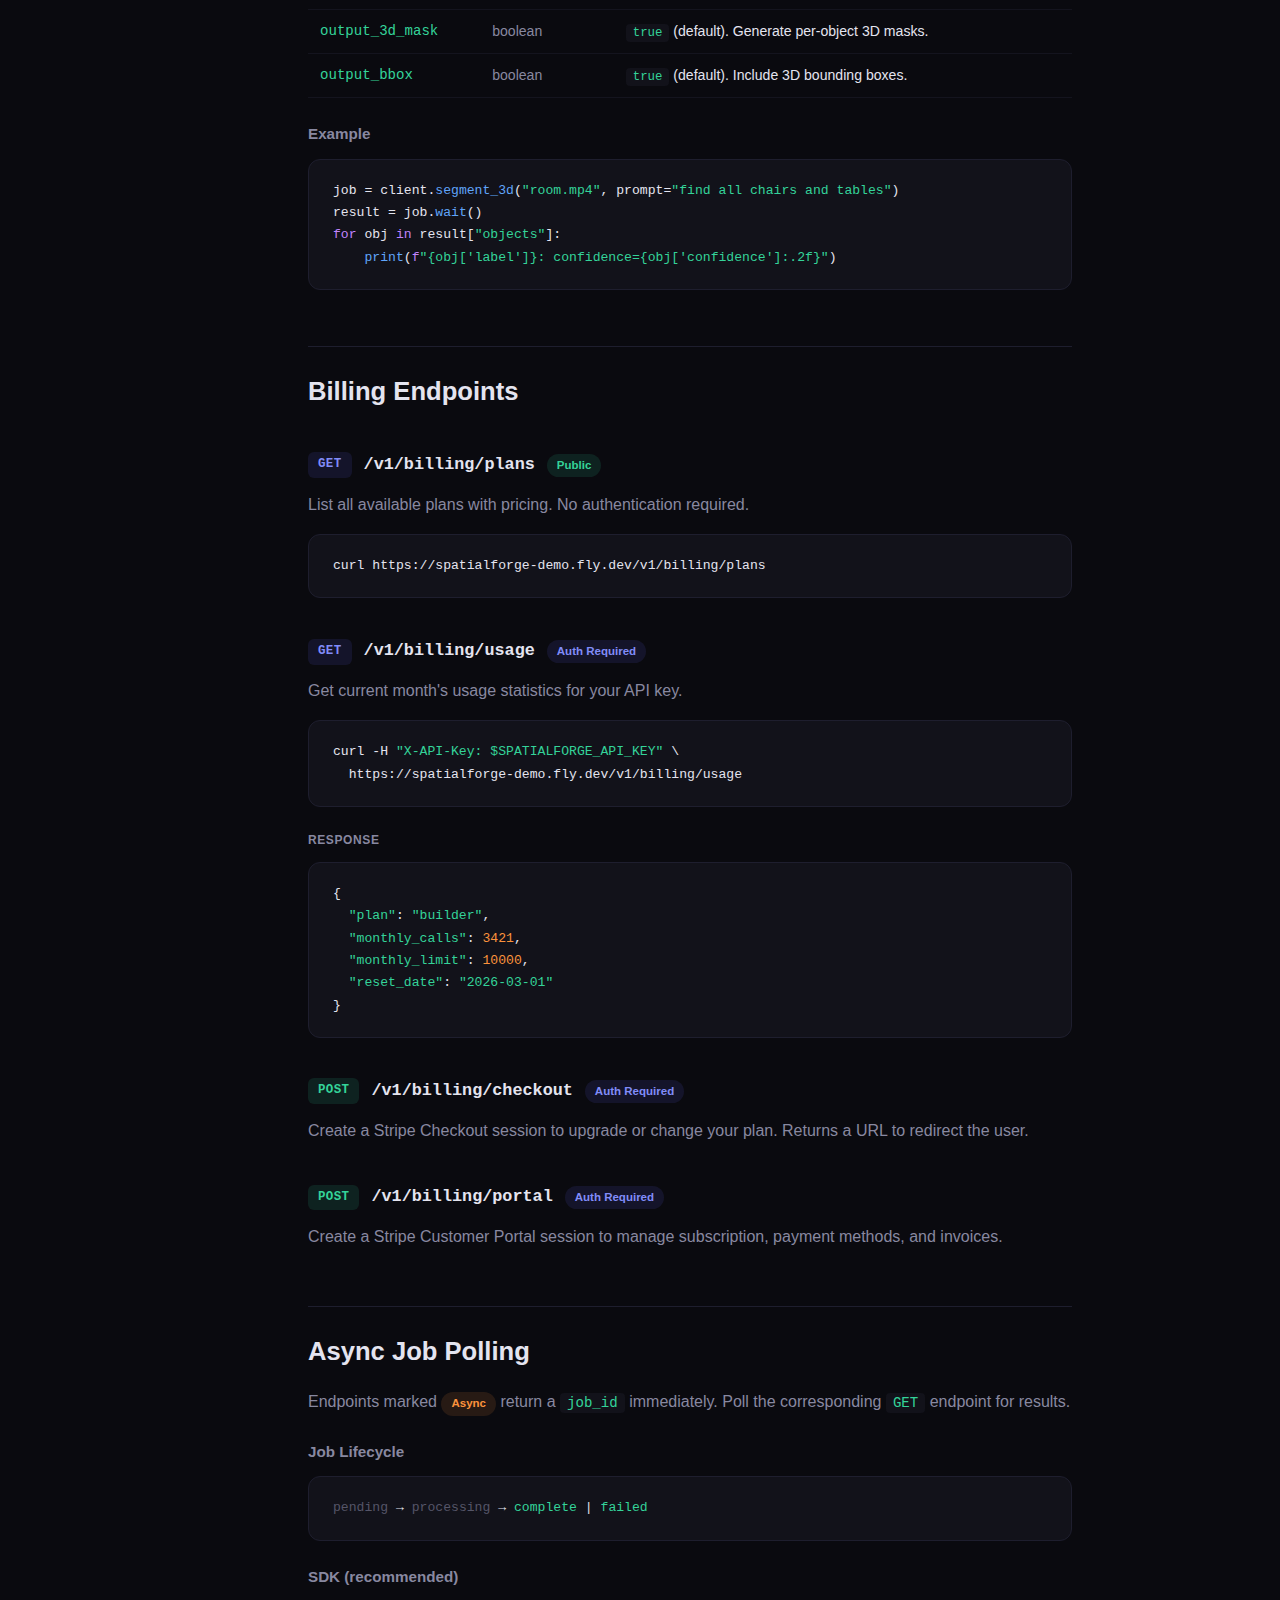
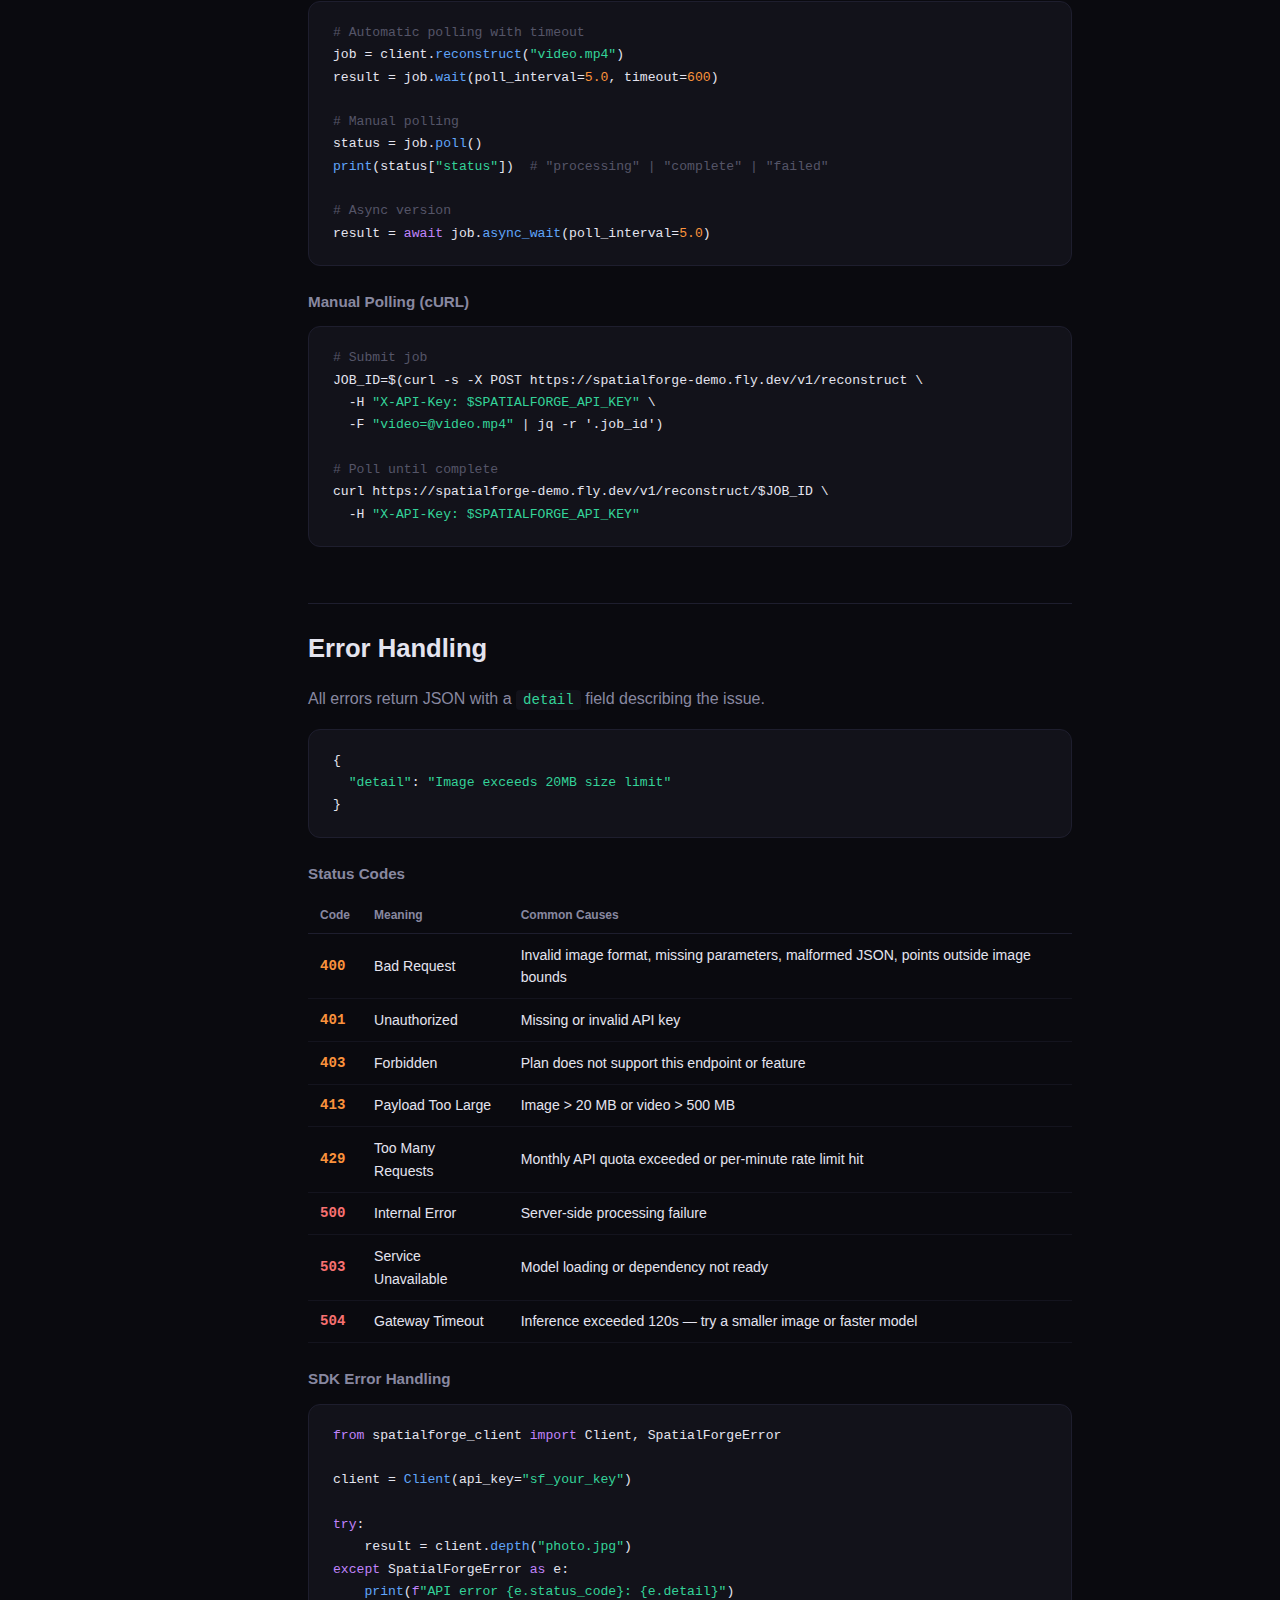
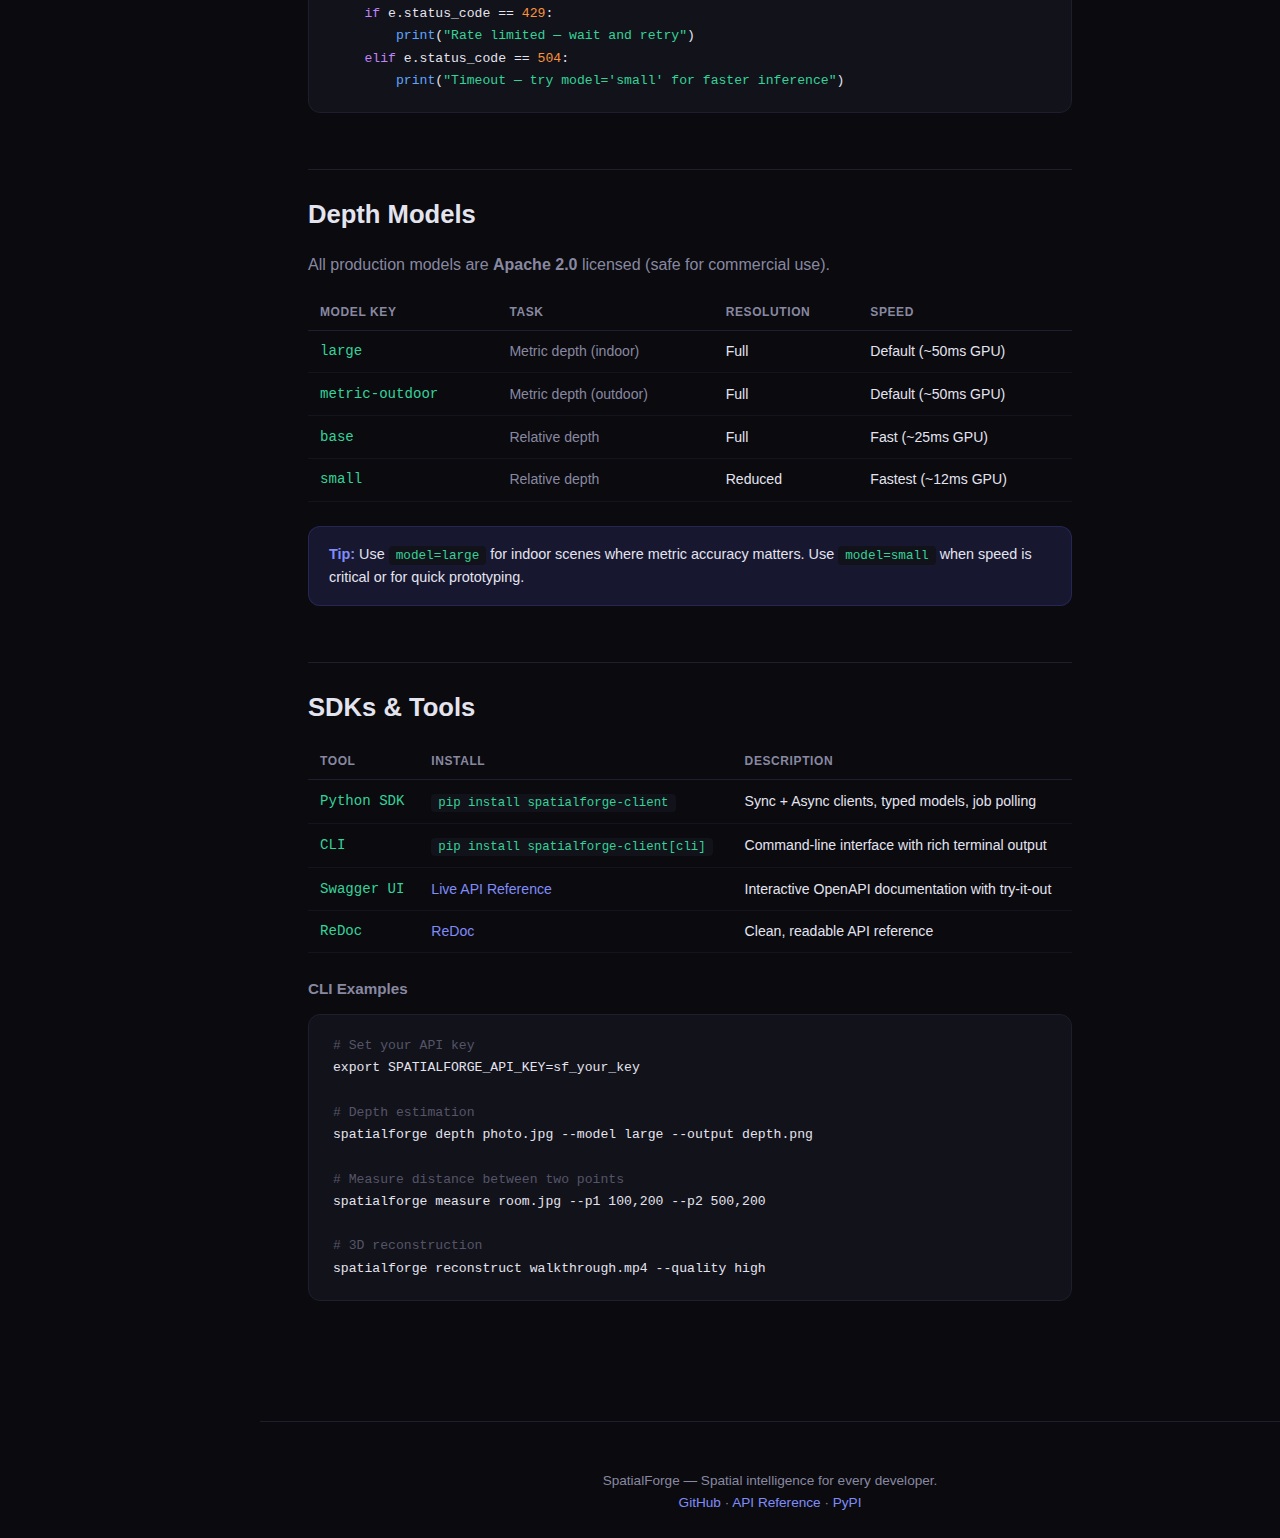
<file: site/docs.html>
<!DOCTYPE html>
<html lang="en">
<head>
  <meta charset="UTF-8">
  <meta name="viewport" content="width=device-width, initial-scale=1.0">
  <title>SpatialForge — API Documentation</title>
  <meta name="description" content="SpatialForge API documentation with code examples in Python, JavaScript, Go, and cURL for depth estimation, measurement, pose estimation, and 3D reconstruction.">
  <style>
    :root {
      --bg: #0a0a0f;
      --surface: #12121a;
      --surface-2: #1a1a28;
      --border: #1e1e2e;
      --text: #e4e4ef;
      --muted: #8888a0;
      --accent: #6366f1;
      --accent-bright: #818cf8;
      --accent-glow: rgba(99, 102, 241, 0.15);
      --green: #34d399;
      --orange: #fb923c;
      --red: #f87171;
      --blue: #60a5fa;
      --purple: #c084fc;
      --radius: 12px;
    }
    * { margin: 0; padding: 0; box-sizing: border-box; }
    body {
      font-family: -apple-system, BlinkMacSystemFont, 'Segoe UI', Inter, Roboto, sans-serif;
      background: var(--bg);
      color: var(--text);
      line-height: 1.6;
      -webkit-font-smoothing: antialiased;
    }
    a { color: var(--accent-bright); text-decoration: none; }
    a:hover { text-decoration: underline; }

    /* ── Nav ─────────────────────── */
    nav {
      position: fixed; top: 0; left: 0; right: 0; z-index: 100;
      background: rgba(10,10,15,0.92); backdrop-filter: blur(16px);
      border-bottom: 1px solid var(--border); padding: 0 2rem; height: 64px;
      display: flex; align-items: center; justify-content: space-between;
    }
    nav .logo { font-size: 1.25rem; font-weight: 700; color: var(--text); }
    nav .logo span { color: var(--accent-bright); }
    nav .links { display: flex; gap: 1.5rem; align-items: center; }
    nav .links a { color: var(--muted); font-size: 0.9rem; }
    nav .links a:hover { color: var(--text); text-decoration: none; }
    nav .links a.active { color: var(--accent-bright); }

    /* ── Layout ──────────────────── */
    .page { display: flex; margin-top: 64px; }
    .sidebar {
      position: fixed; top: 64px; left: 0; bottom: 0; width: 260px;
      background: var(--surface); border-right: 1px solid var(--border);
      padding: 1.5rem 0; overflow-y: auto; z-index: 50;
    }
    .sidebar-section { padding: 0 1.5rem; margin-bottom: 1.5rem; }
    .sidebar-title { font-size: 0.7rem; font-weight: 700; text-transform: uppercase; letter-spacing: 0.08em; color: var(--muted); margin-bottom: 0.5rem; }
    .sidebar a { display: block; padding: 0.3rem 1.5rem; font-size: 0.85rem; color: var(--muted); border-left: 2px solid transparent; }
    .sidebar a:hover { color: var(--text); background: var(--accent-glow); text-decoration: none; }
    .sidebar a.method-label { font-family: monospace; font-size: 0.8rem; }
    .main { margin-left: 260px; max-width: 860px; padding: 3rem 3rem 6rem; }

    /* ── Typography ──────────────── */
    h1 { font-size: 2.5rem; font-weight: 800; margin-bottom: 0.5rem; }
    h1 span { color: var(--accent-bright); }
    .page-subtitle { color: var(--muted); font-size: 1.1rem; margin-bottom: 3rem; }
    h2 { font-size: 1.6rem; font-weight: 700; margin: 3.5rem 0 1rem; padding-top: 1.5rem; border-top: 1px solid var(--border); }
    h2:first-of-type { border-top: none; padding-top: 0; }
    h3 { font-size: 1.15rem; font-weight: 600; margin: 2rem 0 0.75rem; color: var(--text); }
    h4 { font-size: 0.95rem; font-weight: 600; margin: 1.5rem 0 0.5rem; color: var(--muted); }
    p { margin-bottom: 1rem; color: var(--muted); line-height: 1.7; }
    code { background: var(--surface); padding: 2px 7px; border-radius: 4px; font-size: 0.88em; color: var(--green); font-family: 'SF Mono', 'Fira Code', 'Cascadia Code', monospace; }
    hr { border: none; border-top: 1px solid var(--border); margin: 2rem 0; }

    /* ── Code blocks ─────────────── */
    pre {
      background: var(--surface); border: 1px solid var(--border);
      border-radius: var(--radius); padding: 1.25rem 1.5rem; overflow-x: auto;
      margin: 0.75rem 0 1.5rem; font-size: 0.82rem; line-height: 1.7;
      font-family: 'SF Mono', 'Fira Code', 'Cascadia Code', monospace;
    }
    pre code { background: none; padding: 0; color: var(--text); font-size: inherit; }
    .kw { color: var(--purple); }
    .str { color: var(--green); }
    .fn { color: var(--blue); }
    .cmt { color: #555568; }
    .num { color: var(--orange); }
    .var { color: var(--text); }

    /* ── Endpoint header ─────────── */
    .endpoint-header { display: flex; align-items: center; gap: 0.75rem; margin: 2.5rem 0 0.75rem; flex-wrap: wrap; }
    .method { display: inline-block; padding: 3px 10px; border-radius: 6px; font-weight: 700; font-size: 0.78rem; font-family: monospace; letter-spacing: 0.03em; }
    .method-post { background: rgba(52, 211, 153, 0.12); color: var(--green); }
    .method-get { background: rgba(99, 102, 241, 0.12); color: var(--accent-bright); }
    .endpoint-path { font-family: monospace; font-size: 1.05rem; font-weight: 600; color: var(--text); }
    .badge { display: inline-block; padding: 2px 10px; border-radius: 999px; font-size: 0.72rem; font-weight: 600; }
    .badge-async { background: rgba(251, 146, 60, 0.12); color: var(--orange); }
    .badge-auth { background: rgba(99, 102, 241, 0.12); color: var(--accent-bright); }
    .badge-public { background: rgba(52, 211, 153, 0.12); color: var(--green); }
    .badge-beta { background: rgba(251, 146, 60, 0.12); color: var(--orange); }

    /* ── Param tables ────────────── */
    .param-table { width: 100%; border-collapse: collapse; margin: 0.75rem 0 1.5rem; }
    .param-table th { text-align: left; font-size: 0.75rem; font-weight: 600; color: var(--muted); border-bottom: 1px solid var(--border); padding: 0.5rem 0.75rem; text-transform: uppercase; letter-spacing: 0.05em; }
    .param-table td { padding: 0.6rem 0.75rem; border-bottom: 1px solid rgba(30,30,46,0.5); font-size: 0.88rem; vertical-align: top; }
    .param-table td:first-child { font-family: monospace; color: var(--green); white-space: nowrap; }
    .param-table td:nth-child(2) { color: var(--muted); white-space: nowrap; }
    .param-required { color: var(--orange); font-size: 0.75rem; font-weight: 600; }

    /* ── Language tabs ────────────── */
    .lang-tabs { display: flex; gap: 0; margin: 0.75rem 0 0; border-bottom: 1px solid var(--border); }
    .lang-tab {
      padding: 0.5rem 1.25rem; cursor: pointer; font-size: 0.82rem; font-weight: 500;
      color: var(--muted); border-bottom: 2px solid transparent; transition: all 0.15s;
      user-select: none; background: none; border-top: none; border-left: none; border-right: none;
    }
    .lang-tab:hover { color: var(--text); }
    .lang-tab.active { color: var(--accent-bright); border-bottom-color: var(--accent-bright); }
    .lang-panel { display: none; }
    .lang-panel.active { display: block; }

    /* ── Response example ─────────── */
    .response-label { font-size: 0.75rem; font-weight: 600; color: var(--muted); text-transform: uppercase; letter-spacing: 0.05em; margin-top: 1rem; margin-bottom: 0.25rem; }

    /* ── Error table ─────────────── */
    .error-table { width: 100%; border-collapse: collapse; margin: 0.75rem 0 1.5rem; }
    .error-table th { text-align: left; font-size: 0.75rem; font-weight: 600; color: var(--muted); border-bottom: 1px solid var(--border); padding: 0.5rem 0.75rem; }
    .error-table td { padding: 0.6rem 0.75rem; border-bottom: 1px solid rgba(30,30,46,0.5); font-size: 0.88rem; }
    .error-table td:first-child { font-family: monospace; font-weight: 700; }
    .status-4xx { color: var(--orange); }
    .status-5xx { color: var(--red); }

    /* ── Callout ──────────────────── */
    .callout {
      background: var(--accent-glow); border: 1px solid rgba(99,102,241,0.2);
      border-radius: var(--radius); padding: 1rem 1.25rem; margin: 1rem 0 1.5rem;
      font-size: 0.9rem; color: var(--text);
    }
    .callout-warn {
      background: rgba(251,146,60,0.08); border-color: rgba(251,146,60,0.2);
    }
    .callout strong { color: var(--accent-bright); }
    .callout-warn strong { color: var(--orange); }

    /* ── Footer ──────────────────── */
    footer { text-align: center; padding: 3rem; color: var(--muted); font-size: 0.85rem; border-top: 1px solid var(--border); margin-left: 260px; }

    /* ── Mobile ──────────────────── */
    @media (max-width: 900px) {
      .sidebar { display: none; }
      .main { margin-left: 0; padding: 2rem 1.5rem 4rem; }
      footer { margin-left: 0; }
    }
  </style>
</head>
<body>
  <nav>
    <a href="index.html" class="logo">Spatial<span>Forge</span></a>
    <div class="links">
      <a href="index.html">Home</a>
      <a href="docs.html" class="active">Docs</a>
      <a href="demo.html">Demo</a>
      <a href="pricing.html">Pricing</a>
      <a href="https://spatialforge-demo.fly.dev/docs" target="_blank">API Reference</a>
      <a href="https://github.com/maruyamakoju/spatialforge" target="_blank">GitHub</a>
    </div>
  </nav>

  <div class="page">
    <!-- Sidebar -->
    <aside class="sidebar">
      <div class="sidebar-section">
        <div class="sidebar-title">Getting Started</div>
      </div>
      <a href="#quickstart">Quick Start</a>
      <a href="#authentication">Authentication</a>
      <a href="#rate-limiting">Rate Limiting</a>

      <div class="sidebar-section" style="margin-top:1.5rem">
        <div class="sidebar-title">Sync Endpoints</div>
      </div>
      <a href="#depth" class="method-label">POST /v1/depth</a>
      <a href="#depth-vis" class="method-label">POST /v1/depth/visualize</a>
      <a href="#measure" class="method-label">POST /v1/measure</a>
      <a href="#pose" class="method-label">POST /v1/pose</a>

      <div class="sidebar-section" style="margin-top:1.5rem">
        <div class="sidebar-title">Async Endpoints</div>
      </div>
      <a href="#reconstruct" class="method-label">POST /v1/reconstruct</a>
      <a href="#floorplan" class="method-label">POST /v1/floorplan</a>
      <a href="#segment-3d" class="method-label">POST /v1/segment-3d</a>

      <div class="sidebar-section" style="margin-top:1.5rem">
        <div class="sidebar-title">Billing</div>
      </div>
      <a href="#billing-plans" class="method-label">GET /v1/billing/plans</a>
      <a href="#billing-usage" class="method-label">GET /v1/billing/usage</a>
      <a href="#billing-checkout" class="method-label">POST /v1/billing/checkout</a>
      <a href="#billing-portal" class="method-label">POST /v1/billing/portal</a>

      <div class="sidebar-section" style="margin-top:1.5rem">
        <div class="sidebar-title">Reference</div>
      </div>
      <a href="#async-polling">Async Job Polling</a>
      <a href="#errors">Error Handling</a>
      <a href="#models">Models</a>
      <a href="#sdks">SDKs &amp; Tools</a>
    </aside>

    <!-- Main Content -->
    <div class="main">
      <h1>API <span>Documentation</span></h1>
      <p class="page-subtitle">Complete reference for integrating spatial intelligence into your application.</p>

      <!-- ═══════════════════════════════════════════════════ -->
      <h2 id="quickstart">Quick Start</h2>

      <h3>Install the SDK</h3>
      <div class="lang-tabs" data-group="install">
        <button class="lang-tab active" data-lang="python">Python</button>
        <button class="lang-tab" data-lang="js">JavaScript</button>
        <button class="lang-tab" data-lang="go">Go</button>
        <button class="lang-tab" data-lang="curl">cURL</button>
      </div>
      <div class="lang-panel active" data-group="install" data-lang="python">
        <pre><code><span class="cmt"># Install the Python SDK</span>
pip install spatialforge-client

<span class="cmt"># With CLI support</span>
pip install spatialforge-client[cli]</code></pre>
      </div>
      <div class="lang-panel" data-group="install" data-lang="js">
        <pre><code><span class="cmt">// Using fetch (built into Node 18+ and all modern browsers)</span>
<span class="cmt">// No package needed — see examples below</span>

<span class="cmt">// Or install node-fetch for older Node.js versions</span>
npm install node-fetch</code></pre>
      </div>
      <div class="lang-panel" data-group="install" data-lang="go">
        <pre><code><span class="cmt">// Use net/http from the standard library</span>
<span class="cmt">// No external package needed — see examples below</span></code></pre>
      </div>
      <div class="lang-panel" data-group="install" data-lang="curl">
        <pre><code><span class="cmt"># cURL is pre-installed on macOS, Linux, and Windows 10+</span>
<span class="cmt"># Set your API key as an environment variable:</span>
export SPATIALFORGE_API_KEY=sf_your_key</code></pre>
      </div>

      <h3>Your First API Call</h3>
      <div class="lang-tabs" data-group="first">
        <button class="lang-tab active" data-lang="python">Python</button>
        <button class="lang-tab" data-lang="python-async">Python (async)</button>
        <button class="lang-tab" data-lang="js">JavaScript</button>
        <button class="lang-tab" data-lang="go">Go</button>
        <button class="lang-tab" data-lang="curl">cURL</button>
      </div>
      <div class="lang-panel active" data-group="first" data-lang="python">
        <pre><code><span class="kw">import</span> spatialforge_client <span class="kw">as</span> sf

client = sf.<span class="fn">Client</span>(api_key=<span class="str">"sf_your_key"</span>)

<span class="cmt"># Estimate depth from a single image</span>
result = client.<span class="fn">depth</span>(<span class="str">"photo.jpg"</span>)
<span class="fn">print</span>(<span class="kw">f</span><span class="str">"Depth range: {result.min_depth_m:.2f}m – {result.max_depth_m:.2f}m"</span>)
<span class="fn">print</span>(<span class="kw">f</span><span class="str">"Confidence: {result.confidence_mean:.0%}"</span>)

<span class="cmt"># Save the depth map locally</span>
result.<span class="fn">save_depth_map</span>(<span class="str">"depth_output.png"</span>)</code></pre>
      </div>
      <div class="lang-panel" data-group="first" data-lang="python-async">
        <pre><code><span class="kw">import</span> spatialforge_client <span class="kw">as</span> sf

<span class="kw">async with</span> sf.<span class="fn">AsyncClient</span>(api_key=<span class="str">"sf_your_key"</span>) <span class="kw">as</span> client:
    result = <span class="kw">await</span> client.<span class="fn">depth</span>(<span class="str">"photo.jpg"</span>)
    <span class="fn">print</span>(<span class="kw">f</span><span class="str">"Depth: {result.min_depth_m:.2f}m – {result.max_depth_m:.2f}m"</span>)</code></pre>
      </div>
      <div class="lang-panel" data-group="first" data-lang="js">
        <pre><code><span class="kw">const</span> form = <span class="kw">new</span> <span class="fn">FormData</span>();
form.<span class="fn">append</span>(<span class="str">"image"</span>, <span class="kw">await</span> <span class="fn">fetch</span>(<span class="str">"photo.jpg"</span>).<span class="fn">then</span>(r => r.<span class="fn">blob</span>()));
form.<span class="fn">append</span>(<span class="str">"model"</span>, <span class="str">"large"</span>);
form.<span class="fn">append</span>(<span class="str">"metric"</span>, <span class="str">"true"</span>);

<span class="kw">const</span> res = <span class="kw">await</span> <span class="fn">fetch</span>(<span class="str">"https://spatialforge-demo.fly.dev/v1/depth"</span>, {
  method: <span class="str">"POST"</span>,
  headers: { <span class="str">"X-API-Key"</span>: <span class="str">"sf_your_key"</span> },
  body: form,
});

<span class="kw">const</span> data = <span class="kw">await</span> res.<span class="fn">json</span>();
console.<span class="fn">log</span>(<span class="str">`Depth: ${data.metadata.min_depth_m}m – ${data.metadata.max_depth_m}m`</span>);</code></pre>
      </div>
      <div class="lang-panel" data-group="first" data-lang="go">
        <pre><code><span class="kw">package</span> main

<span class="kw">import</span> (
    <span class="str">"bytes"</span>
    <span class="str">"encoding/json"</span>
    <span class="str">"fmt"</span>
    <span class="str">"io"</span>
    <span class="str">"mime/multipart"</span>
    <span class="str">"net/http"</span>
    <span class="str">"os"</span>
)

<span class="kw">func</span> <span class="fn">main</span>() {
    body := &bytes.Buffer{}
    writer := multipart.<span class="fn">NewWriter</span>(body)
    file, _ := os.<span class="fn">Open</span>(<span class="str">"photo.jpg"</span>)
    part, _ := writer.<span class="fn">CreateFormFile</span>(<span class="str">"image"</span>, <span class="str">"photo.jpg"</span>)
    io.<span class="fn">Copy</span>(part, file)
    writer.<span class="fn">WriteField</span>(<span class="str">"model"</span>, <span class="str">"large"</span>)
    writer.<span class="fn">Close</span>()

    req, _ := http.<span class="fn">NewRequest</span>(<span class="str">"POST"</span>,
        <span class="str">"https://spatialforge-demo.fly.dev/v1/depth"</span>, body)
    req.Header.<span class="fn">Set</span>(<span class="str">"X-API-Key"</span>, <span class="str">"sf_your_key"</span>)
    req.Header.<span class="fn">Set</span>(<span class="str">"Content-Type"</span>, writer.<span class="fn">FormDataContentType</span>())

    resp, _ := http.DefaultClient.<span class="fn">Do</span>(req)
    <span class="kw">defer</span> resp.Body.<span class="fn">Close</span>()

    <span class="kw">var</span> result <span class="kw">map</span>[<span class="kw">string</span>]<span class="kw">any</span>
    json.<span class="fn">NewDecoder</span>(resp.Body).<span class="fn">Decode</span>(&result)
    fmt.<span class="fn">Println</span>(result)
}</code></pre>
      </div>
      <div class="lang-panel" data-group="first" data-lang="curl">
        <pre><code>curl -X POST https://spatialforge-demo.fly.dev/v1/depth \
  -H <span class="str">"X-API-Key: sf_your_key"</span> \
  -F <span class="str">"image=@photo.jpg"</span> \
  -F <span class="str">"model=large"</span> \
  -F <span class="str">"metric=true"</span></code></pre>
      </div>

      <!-- ═══════════════════════════════════════════════════ -->
      <h2 id="authentication">Authentication</h2>
      <p>All API endpoints require authentication via the <code>X-API-Key</code> header. The only exceptions are <code>GET /health</code> and <code>GET /v1/billing/plans</code>.</p>

      <pre><code><span class="cmt"># Every request must include your API key</span>
curl -H <span class="str">"X-API-Key: sf_your_key"</span> https://spatialforge-demo.fly.dev/v1/billing/usage</code></pre>

      <div class="callout">
        <strong>API Key Format:</strong> Keys start with <code>sf_</code> followed by 32 hex characters (e.g., <code>sf_a1b2c3d4e5f6...</code>). Keep your key secret — it controls billing and rate limits for your account.
      </div>

      <!-- ═══════════════════════════════════════════════════ -->
      <h2 id="rate-limiting">Rate Limiting</h2>
      <p>SpatialForge uses a two-tier rate limiting system:</p>

      <table class="param-table">
        <tr><th>Tier</th><th>Limit</th><th>Scope</th></tr>
        <tr><td>IP-based</td><td>60 requests/minute</td><td>Per IP address (unauthenticated)</td></tr>
        <tr><td>API key</td><td>Plan-dependent</td><td>Monthly quota per key</td></tr>
      </table>

      <table class="param-table">
        <tr><th>Plan</th><th>Monthly Calls</th><th>Max Resolution</th></tr>
        <tr><td>Free</td><td>1,000</td><td>720p</td></tr>
        <tr><td>Builder</td><td>10,000</td><td>1080p</td></tr>
        <tr><td>Pro</td><td>50,000</td><td>4K</td></tr>
        <tr><td>Enterprise</td><td>Unlimited</td><td>Unlimited</td></tr>
      </table>

      <p>When rate limited, you'll receive a <code>429 Too Many Requests</code> response. The SDK automatically includes the <code>Retry-After</code> header value when available.</p>

      <!-- ═══════════════════════════════════════════════════ -->
      <h2 id="depth">Depth Estimation</h2>
      <div class="endpoint-header">
        <span class="method method-post">POST</span>
        <span class="endpoint-path">/v1/depth</span>
        <span class="badge badge-auth">Auth Required</span>
      </div>
      <p>Estimate metric or relative depth from a single image. Returns a 16-bit depth map URL plus metadata including min/max depth, focal length, and confidence score.</p>

      <h4>Parameters</h4>
      <table class="param-table">
        <tr><th>Name</th><th>Type</th><th>Description</th></tr>
        <tr><td>image</td><td>file <span class="param-required">required</span></td><td>Image file (JPEG, PNG, WebP). Max 20 MB, 4096px max dimension.</td></tr>
        <tr><td>model</td><td>string</td><td><code>large</code> (default), <code>base</code>, <code>small</code>, or <code>metric-outdoor</code></td></tr>
        <tr><td>output_format</td><td>string</td><td><code>png16</code> (default), <code>exr</code>, or <code>npy</code></td></tr>
        <tr><td>metric</td><td>boolean</td><td><code>true</code> (default) for metric depth in meters, <code>false</code> for relative</td></tr>
      </table>

      <h4>Examples</h4>
      <div class="lang-tabs" data-group="depth">
        <button class="lang-tab active" data-lang="python">Python</button>
        <button class="lang-tab" data-lang="js">JavaScript</button>
        <button class="lang-tab" data-lang="curl">cURL</button>
      </div>
      <div class="lang-panel active" data-group="depth" data-lang="python">
        <pre><code>result = client.<span class="fn">depth</span>(<span class="str">"room.jpg"</span>, model=<span class="str">"large"</span>, metric=<span class="kw">True</span>)

<span class="fn">print</span>(<span class="kw">f</span><span class="str">"Resolution: {result.width}x{result.height}"</span>)
<span class="fn">print</span>(<span class="kw">f</span><span class="str">"Depth: {result.min_depth_m:.2f}m – {result.max_depth_m:.2f}m"</span>)
<span class="fn">print</span>(<span class="kw">f</span><span class="str">"Confidence: {result.confidence_mean:.0%}"</span>)
<span class="fn">print</span>(<span class="kw">f</span><span class="str">"Depth map: {result.depth_map_url}"</span>)

<span class="cmt"># Download the depth map</span>
result.<span class="fn">save_depth_map</span>(<span class="str">"depth.png"</span>)</code></pre>
      </div>
      <div class="lang-panel" data-group="depth" data-lang="js">
        <pre><code><span class="kw">const</span> form = <span class="kw">new</span> <span class="fn">FormData</span>();
form.<span class="fn">append</span>(<span class="str">"image"</span>, fileBlob, <span class="str">"room.jpg"</span>);
form.<span class="fn">append</span>(<span class="str">"model"</span>, <span class="str">"large"</span>);
form.<span class="fn">append</span>(<span class="str">"metric"</span>, <span class="str">"true"</span>);

<span class="kw">const</span> res = <span class="kw">await</span> <span class="fn">fetch</span>(<span class="str">"https://spatialforge-demo.fly.dev/v1/depth"</span>, {
  method: <span class="str">"POST"</span>,
  headers: { <span class="str">"X-API-Key"</span>: apiKey },
  body: form,
});
<span class="kw">const</span> { depth_map_url, metadata } = <span class="kw">await</span> res.<span class="fn">json</span>();
console.<span class="fn">log</span>(<span class="str">`Depth: ${metadata.min_depth_m}m – ${metadata.max_depth_m}m`</span>);</code></pre>
      </div>
      <div class="lang-panel" data-group="depth" data-lang="curl">
        <pre><code>curl -X POST https://spatialforge-demo.fly.dev/v1/depth \
  -H <span class="str">"X-API-Key: $SPATIALFORGE_API_KEY"</span> \
  -F <span class="str">"image=@room.jpg"</span> \
  -F <span class="str">"model=large"</span> \
  -F <span class="str">"metric=true"</span> \
  -F <span class="str">"output_format=png16"</span></code></pre>
      </div>

      <div class="response-label">Response</div>
      <pre><code>{
  <span class="str">"depth_map_url"</span>: <span class="str">"https://storage.example.com/depth/abc123.png"</span>,
  <span class="str">"colormap_url"</span>: <span class="str">"https://storage.example.com/depth_vis/abc123.jpg"</span>,
  <span class="str">"metadata"</span>: {
    <span class="str">"width"</span>: <span class="num">1920</span>,
    <span class="str">"height"</span>: <span class="num">1080</span>,
    <span class="str">"min_depth_m"</span>: <span class="num">0.42</span>,
    <span class="str">"max_depth_m"</span>: <span class="num">8.73</span>,
    <span class="str">"focal_length_px"</span>: <span class="num">1440.0</span>,
    <span class="str">"confidence_mean"</span>: <span class="num">0.94</span>
  },
  <span class="str">"processing_time_ms"</span>: <span class="num">47.3</span>
}</code></pre>

      <!-- ═══════════════════════════════════════════════════ -->
      <div class="endpoint-header" id="depth-vis">
        <span class="method method-post">POST</span>
        <span class="endpoint-path">/v1/depth/visualize</span>
        <span class="badge badge-auth">Auth Required</span>
      </div>
      <p>Returns a colorized depth visualization as a JPEG image (binary response). Useful for previews and debugging.</p>

      <h4>Parameters</h4>
      <p>Same as <code>/v1/depth</code> (image, model, metric).</p>

      <!-- ═══════════════════════════════════════════════════ -->
      <h2 id="measure">Distance Measurement</h2>
      <div class="endpoint-header">
        <span class="method method-post">POST</span>
        <span class="endpoint-path">/v1/measure</span>
        <span class="badge badge-auth">Auth Required</span>
      </div>
      <p>Measure the real-world distance between two points in an image. Uses metric depth estimation and camera intrinsics to compute 3D distances. Accuracy is typically within &plusmn;5%, improving to &plusmn;2% with a reference object.</p>

      <h4>Parameters</h4>
      <table class="param-table">
        <tr><th>Name</th><th>Type</th><th>Description</th></tr>
        <tr><td>image</td><td>file <span class="param-required">required</span></td><td>Image file (JPEG, PNG, WebP)</td></tr>
        <tr><td>points</td><td>JSON <span class="param-required">required</span></td><td>Array of two points: <code>[{"x":100,"y":200},{"x":500,"y":200}]</code></td></tr>
        <tr><td>reference_object</td><td>JSON</td><td>Calibration reference: <code>{"type":"credit_card","bbox":[x,y,w,h]}</code></td></tr>
      </table>

      <h4>Examples</h4>
      <div class="lang-tabs" data-group="measure">
        <button class="lang-tab active" data-lang="python">Python</button>
        <button class="lang-tab" data-lang="js">JavaScript</button>
        <button class="lang-tab" data-lang="curl">cURL</button>
      </div>
      <div class="lang-panel active" data-group="measure" data-lang="python">
        <pre><code><span class="cmt"># Basic measurement</span>
m = client.<span class="fn">measure</span>(<span class="str">"room.jpg"</span>, point1=(<span class="num">100</span>, <span class="num">200</span>), point2=(<span class="num">500</span>, <span class="num">200</span>))
<span class="fn">print</span>(<span class="kw">f</span><span class="str">"Distance: {m.distance_cm:.1f} cm (confidence: {m.confidence:.0%})"</span>)

<span class="cmt"># With reference object for better accuracy</span>
m = client.<span class="fn">measure</span>(
    <span class="str">"room.jpg"</span>,
    point1=(<span class="num">100</span>, <span class="num">200</span>),
    point2=(<span class="num">500</span>, <span class="num">200</span>),
    reference_object={<span class="str">"type"</span>: <span class="str">"credit_card"</span>, <span class="str">"bbox"</span>: [<span class="num">50</span>, <span class="num">50</span>, <span class="num">120</span>, <span class="num">75</span>]}
)
<span class="fn">print</span>(<span class="kw">f</span><span class="str">"Calibrated distance: {m.distance_m:.3f}m"</span>)</code></pre>
      </div>
      <div class="lang-panel" data-group="measure" data-lang="js">
        <pre><code><span class="kw">const</span> form = <span class="kw">new</span> <span class="fn">FormData</span>();
form.<span class="fn">append</span>(<span class="str">"image"</span>, fileBlob, <span class="str">"room.jpg"</span>);
form.<span class="fn">append</span>(<span class="str">"points"</span>, <span class="fn">JSON.stringify</span>([
  { x: <span class="num">100</span>, y: <span class="num">200</span> },
  { x: <span class="num">500</span>, y: <span class="num">200</span> }
]));

<span class="kw">const</span> res = <span class="kw">await</span> <span class="fn">fetch</span>(<span class="str">"https://spatialforge-demo.fly.dev/v1/measure"</span>, {
  method: <span class="str">"POST"</span>,
  headers: { <span class="str">"X-API-Key"</span>: apiKey },
  body: form,
});
<span class="kw">const</span> data = <span class="kw">await</span> res.<span class="fn">json</span>();
console.<span class="fn">log</span>(<span class="str">`Distance: ${(data.distance_m * 100).toFixed(1)} cm`</span>);</code></pre>
      </div>
      <div class="lang-panel" data-group="measure" data-lang="curl">
        <pre><code>curl -X POST https://spatialforge-demo.fly.dev/v1/measure \
  -H <span class="str">"X-API-Key: $SPATIALFORGE_API_KEY"</span> \
  -F <span class="str">'image=@room.jpg'</span> \
  -F <span class="str">'points=[{"x":100,"y":200},{"x":500,"y":200}]'</span></code></pre>
      </div>

      <div class="response-label">Response</div>
      <pre><code>{
  <span class="str">"distance_m"</span>: <span class="num">2.34</span>,
  <span class="str">"confidence"</span>: <span class="num">0.87</span>,
  <span class="str">"depth_at_points"</span>: [<span class="num">3.21</span>, <span class="num">3.45</span>],
  <span class="str">"calibration_method"</span>: <span class="str">"intrinsic"</span>,
  <span class="str">"processing_time_ms"</span>: <span class="num">62.1</span>
}</code></pre>

      <!-- ═══════════════════════════════════════════════════ -->
      <h2 id="pose">Camera Pose Estimation</h2>
      <div class="endpoint-header">
        <span class="method method-post">POST</span>
        <span class="endpoint-path">/v1/pose</span>
        <span class="badge badge-auth">Auth Required</span>
      </div>
      <p>Estimate 6-DoF camera poses (rotation + translation) and intrinsics from a video or a set of images. Useful for SLAM, AR/VR, and multi-view stereo applications.</p>

      <h4>Parameters</h4>
      <table class="param-table">
        <tr><th>Name</th><th>Type</th><th>Description</th></tr>
        <tr><td>video</td><td>file</td><td>Video file (MP4). Max 100 MB. Provide video <em>or</em> images.</td></tr>
        <tr><td>images</td><td>files</td><td>Multiple image files (min 2). Provide video <em>or</em> images.</td></tr>
        <tr><td>output_pointcloud</td><td>boolean</td><td><code>false</code> (default). Set to <code>true</code> for sparse 3D point cloud.</td></tr>
      </table>

      <h4>Examples</h4>
      <div class="lang-tabs" data-group="pose">
        <button class="lang-tab active" data-lang="python">Python</button>
        <button class="lang-tab" data-lang="curl">cURL</button>
      </div>
      <div class="lang-panel active" data-group="pose" data-lang="python">
        <pre><code><span class="cmt"># From video</span>
poses = client.<span class="fn">pose</span>(video=<span class="str">"walkthrough.mp4"</span>)
<span class="kw">for</span> p <span class="kw">in</span> poses.camera_poses:
    <span class="fn">print</span>(<span class="kw">f</span><span class="str">"Frame {p.frame_index}: T={p.translation}"</span>)

<span class="cmt"># From multiple images with point cloud</span>
poses = client.<span class="fn">pose</span>(
    images=[<span class="str">"img1.jpg"</span>, <span class="str">"img2.jpg"</span>, <span class="str">"img3.jpg"</span>],
    output_pointcloud=<span class="kw">True</span>
)
<span class="fn">print</span>(<span class="kw">f</span><span class="str">"Point cloud: {poses.pointcloud_url}"</span>)</code></pre>
      </div>
      <div class="lang-panel" data-group="pose" data-lang="curl">
        <pre><code><span class="cmt"># From video</span>
curl -X POST https://spatialforge-demo.fly.dev/v1/pose \
  -H <span class="str">"X-API-Key: $SPATIALFORGE_API_KEY"</span> \
  -F <span class="str">"video=@walkthrough.mp4"</span> \
  -F <span class="str">"output_pointcloud=true"</span>

<span class="cmt"># From images</span>
curl -X POST https://spatialforge-demo.fly.dev/v1/pose \
  -H <span class="str">"X-API-Key: $SPATIALFORGE_API_KEY"</span> \
  -F <span class="str">"images=@img1.jpg"</span> \
  -F <span class="str">"images=@img2.jpg"</span></code></pre>
      </div>

      <div class="response-label">Response</div>
      <pre><code>{
  <span class="str">"camera_poses"</span>: [
    {
      <span class="str">"frame_index"</span>: <span class="num">0</span>,
      <span class="str">"rotation"</span>: [[<span class="num">1.0</span>, <span class="num">0.0</span>, <span class="num">0.0</span>], [<span class="num">0.0</span>, <span class="num">1.0</span>, <span class="num">0.0</span>], [<span class="num">0.0</span>, <span class="num">0.0</span>, <span class="num">1.0</span>]],
      <span class="str">"translation"</span>: [<span class="num">0.0</span>, <span class="num">0.0</span>, <span class="num">0.0</span>],
      <span class="str">"intrinsics"</span>: { <span class="str">"fx"</span>: <span class="num">525.0</span>, <span class="str">"fy"</span>: <span class="num">525.0</span>, <span class="str">"cx"</span>: <span class="num">320.0</span>, <span class="str">"cy"</span>: <span class="num">240.0</span>, <span class="str">"width"</span>: <span class="num">640</span>, <span class="str">"height"</span>: <span class="num">480</span> }
    }
  ],
  <span class="str">"pointcloud_url"</span>: <span class="str">"https://storage.example.com/pointclouds/xyz.npy"</span>,
  <span class="str">"num_frames"</span>: <span class="num">24</span>,
  <span class="str">"processing_time_ms"</span>: <span class="num">1250.4</span>
}</code></pre>

      <!-- ═══════════════════════════════════════════════════ -->
      <h2 id="reconstruct">3D Reconstruction</h2>
      <div class="endpoint-header">
        <span class="method method-post">POST</span>
        <span class="endpoint-path">/v1/reconstruct</span>
        <span class="badge badge-async">Async</span>
        <span class="badge badge-auth">Auth Required</span>
      </div>
      <p>Reconstruct a 3D scene from video. Produces Gaussian splats, point clouds, or meshes. Returns a <code>job_id</code> for polling.</p>

      <h4>Parameters</h4>
      <table class="param-table">
        <tr><th>Name</th><th>Type</th><th>Description</th></tr>
        <tr><td>video</td><td>file <span class="param-required">required</span></td><td>Video file (MP4). Max 500 MB, 120s max duration.</td></tr>
        <tr><td>quality</td><td>string</td><td><code>standard</code> (default), <code>draft</code>, or <code>high</code></td></tr>
        <tr><td>output</td><td>string</td><td><code>gaussian</code> (default), <code>pointcloud</code>, or <code>mesh</code></td></tr>
        <tr><td>webhook_url</td><td>string</td><td>Optional URL for completion notification callback</td></tr>
      </table>

      <h4>Examples</h4>
      <div class="lang-tabs" data-group="recon">
        <button class="lang-tab active" data-lang="python">Python</button>
        <button class="lang-tab" data-lang="curl">cURL</button>
      </div>
      <div class="lang-panel active" data-group="recon" data-lang="python">
        <pre><code><span class="cmt"># Submit job</span>
job = client.<span class="fn">reconstruct</span>(<span class="str">"video.mp4"</span>, quality=<span class="str">"high"</span>, output=<span class="str">"gaussian"</span>)
<span class="fn">print</span>(<span class="kw">f</span><span class="str">"Job ID: {job.job_id}"</span>)
<span class="fn">print</span>(<span class="kw">f</span><span class="str">"Estimated: {job.estimated_time_s:.0f}s"</span>)

<span class="cmt"># Wait for completion (blocks with polling)</span>
result = job.<span class="fn">wait</span>(poll_interval=<span class="num">5.0</span>, timeout=<span class="num">600</span>)
<span class="fn">print</span>(<span class="kw">f</span><span class="str">"Scene URL: {result['scene_url']}"</span>)

<span class="cmt"># Or download directly</span>
job.<span class="fn">download</span>(<span class="str">"scene.ply"</span>)</code></pre>
      </div>
      <div class="lang-panel" data-group="recon" data-lang="curl">
        <pre><code><span class="cmt"># Submit</span>
curl -X POST https://spatialforge-demo.fly.dev/v1/reconstruct \
  -H <span class="str">"X-API-Key: $SPATIALFORGE_API_KEY"</span> \
  -F <span class="str">"video=@scene.mp4"</span> \
  -F <span class="str">"quality=high"</span> \
  -F <span class="str">"output=gaussian"</span>

<span class="cmt"># Poll for result</span>
curl https://spatialforge-demo.fly.dev/v1/reconstruct/JOB_ID \
  -H <span class="str">"X-API-Key: $SPATIALFORGE_API_KEY"</span></code></pre>
      </div>

      <!-- ═══════════════════════════════════════════════════ -->
      <h2 id="floorplan">Floor Plan Generation</h2>
      <div class="endpoint-header">
        <span class="method method-post">POST</span>
        <span class="endpoint-path">/v1/floorplan</span>
        <span class="badge badge-async">Async</span>
        <span class="badge badge-auth">Auth Required</span>
        <span class="badge badge-beta">Beta</span>
      </div>
      <p>Generate a 2D floor plan from a room walkthrough video. Detects walls and room boundaries from depth data. Outputs SVG, DXF, or JSON.</p>

      <h4>Parameters</h4>
      <table class="param-table">
        <tr><th>Name</th><th>Type</th><th>Description</th></tr>
        <tr><td>video</td><td>file <span class="param-required">required</span></td><td>Walkthrough video (MP4). 10s minimum, 30s+ recommended. Max 500 MB.</td></tr>
        <tr><td>output_format</td><td>string</td><td><code>svg</code> (default), <code>dxf</code>, or <code>json</code></td></tr>
      </table>

      <h4>Example</h4>
      <pre><code>job = client.<span class="fn">floorplan</span>(<span class="str">"walkthrough.mp4"</span>, output_format=<span class="str">"svg"</span>)
result = job.<span class="fn">wait</span>()
<span class="fn">print</span>(<span class="kw">f</span><span class="str">"Floor plan: {result['floorplan_url']}"</span>)
<span class="fn">print</span>(<span class="kw">f</span><span class="str">"Area: {result['floor_area_m2']:.1f} m\u00b2, {result['room_count']} rooms"</span>)</code></pre>

      <!-- ═══════════════════════════════════════════════════ -->
      <h2 id="segment-3d">3D Segmentation</h2>
      <div class="endpoint-header">
        <span class="method method-post">POST</span>
        <span class="endpoint-path">/v1/segment-3d</span>
        <span class="badge badge-async">Async</span>
        <span class="badge badge-auth">Auth Required</span>
        <span class="badge badge-beta">Beta</span>
      </div>
      <p>Segment objects in 3D space using natural language prompts. Combines depth estimation with open-vocabulary detection. Returns labelled objects with 3D bounding boxes and optional masks.</p>

      <div class="callout callout-warn">
        <strong>Beta:</strong> SAM3 integration is pending (requires HuggingFace access approval). Current results are depth-based approximations.
      </div>

      <h4>Parameters</h4>
      <table class="param-table">
        <tr><th>Name</th><th>Type</th><th>Description</th></tr>
        <tr><td>video</td><td>file <span class="param-required">required</span></td><td>Video file (MP4). Max 500 MB.</td></tr>
        <tr><td>prompt</td><td>string <span class="param-required">required</span></td><td>Natural language description, e.g. <code>"find all chairs"</code></td></tr>
        <tr><td>output_3d_mask</td><td>boolean</td><td><code>true</code> (default). Generate per-object 3D masks.</td></tr>
        <tr><td>output_bbox</td><td>boolean</td><td><code>true</code> (default). Include 3D bounding boxes.</td></tr>
      </table>

      <h4>Example</h4>
      <pre><code>job = client.<span class="fn">segment_3d</span>(<span class="str">"room.mp4"</span>, prompt=<span class="str">"find all chairs and tables"</span>)
result = job.<span class="fn">wait</span>()
<span class="kw">for</span> obj <span class="kw">in</span> result[<span class="str">"objects"</span>]:
    <span class="fn">print</span>(<span class="kw">f</span><span class="str">"{obj['label']}: confidence={obj['confidence']:.2f}"</span>)</code></pre>

      <!-- ═══════════════════════════════════════════════════ -->
      <h2 id="billing-plans">Billing Endpoints</h2>
      <div class="endpoint-header">
        <span class="method method-get">GET</span>
        <span class="endpoint-path">/v1/billing/plans</span>
        <span class="badge badge-public">Public</span>
      </div>
      <p>List all available plans with pricing. No authentication required.</p>
      <pre><code>curl https://spatialforge-demo.fly.dev/v1/billing/plans</code></pre>

      <div class="endpoint-header" id="billing-usage">
        <span class="method method-get">GET</span>
        <span class="endpoint-path">/v1/billing/usage</span>
        <span class="badge badge-auth">Auth Required</span>
      </div>
      <p>Get current month's usage statistics for your API key.</p>
      <pre><code>curl -H <span class="str">"X-API-Key: $SPATIALFORGE_API_KEY"</span> \
  https://spatialforge-demo.fly.dev/v1/billing/usage</code></pre>

      <div class="response-label">Response</div>
      <pre><code>{
  <span class="str">"plan"</span>: <span class="str">"builder"</span>,
  <span class="str">"monthly_calls"</span>: <span class="num">3421</span>,
  <span class="str">"monthly_limit"</span>: <span class="num">10000</span>,
  <span class="str">"reset_date"</span>: <span class="str">"2026-03-01"</span>
}</code></pre>

      <div class="endpoint-header" id="billing-checkout">
        <span class="method method-post">POST</span>
        <span class="endpoint-path">/v1/billing/checkout</span>
        <span class="badge badge-auth">Auth Required</span>
      </div>
      <p>Create a Stripe Checkout session to upgrade or change your plan. Returns a URL to redirect the user.</p>

      <div class="endpoint-header" id="billing-portal">
        <span class="method method-post">POST</span>
        <span class="endpoint-path">/v1/billing/portal</span>
        <span class="badge badge-auth">Auth Required</span>
      </div>
      <p>Create a Stripe Customer Portal session to manage subscription, payment methods, and invoices.</p>

      <!-- ═══════════════════════════════════════════════════ -->
      <h2 id="async-polling">Async Job Polling</h2>
      <p>Endpoints marked <span class="badge badge-async">Async</span> return a <code>job_id</code> immediately. Poll the corresponding <code>GET</code> endpoint for results.</p>

      <h4>Job Lifecycle</h4>
      <pre><code><span class="cmt">pending</span> → <span class="cmt">processing</span> → <span class="str">complete</span> | <span class="str">failed</span></code></pre>

      <h4>SDK (recommended)</h4>
      <pre><code><span class="cmt"># Automatic polling with timeout</span>
job = client.<span class="fn">reconstruct</span>(<span class="str">"video.mp4"</span>)
result = job.<span class="fn">wait</span>(poll_interval=<span class="num">5.0</span>, timeout=<span class="num">600</span>)

<span class="cmt"># Manual polling</span>
status = job.<span class="fn">poll</span>()
<span class="fn">print</span>(status[<span class="str">"status"</span>])  <span class="cmt"># "processing" | "complete" | "failed"</span>

<span class="cmt"># Async version</span>
result = <span class="kw">await</span> job.<span class="fn">async_wait</span>(poll_interval=<span class="num">5.0</span>)</code></pre>

      <h4>Manual Polling (cURL)</h4>
      <pre><code><span class="cmt"># Submit job</span>
JOB_ID=$(curl -s -X POST https://spatialforge-demo.fly.dev/v1/reconstruct \
  -H <span class="str">"X-API-Key: $SPATIALFORGE_API_KEY"</span> \
  -F <span class="str">"video=@video.mp4"</span> | jq -r '.job_id')

<span class="cmt"># Poll until complete</span>
curl https://spatialforge-demo.fly.dev/v1/reconstruct/$JOB_ID \
  -H <span class="str">"X-API-Key: $SPATIALFORGE_API_KEY"</span></code></pre>

      <!-- ═══════════════════════════════════════════════════ -->
      <h2 id="errors">Error Handling</h2>
      <p>All errors return JSON with a <code>detail</code> field describing the issue.</p>

      <pre><code>{
  <span class="str">"detail"</span>: <span class="str">"Image exceeds 20MB size limit"</span>
}</code></pre>

      <h4>Status Codes</h4>
      <table class="error-table">
        <tr><th>Code</th><th>Meaning</th><th>Common Causes</th></tr>
        <tr><td class="status-4xx">400</td><td>Bad Request</td><td>Invalid image format, missing parameters, malformed JSON, points outside image bounds</td></tr>
        <tr><td class="status-4xx">401</td><td>Unauthorized</td><td>Missing or invalid API key</td></tr>
        <tr><td class="status-4xx">403</td><td>Forbidden</td><td>Plan does not support this endpoint or feature</td></tr>
        <tr><td class="status-4xx">413</td><td>Payload Too Large</td><td>Image &gt; 20 MB or video &gt; 500 MB</td></tr>
        <tr><td class="status-4xx">429</td><td>Too Many Requests</td><td>Monthly API quota exceeded or per-minute rate limit hit</td></tr>
        <tr><td class="status-5xx">500</td><td>Internal Error</td><td>Server-side processing failure</td></tr>
        <tr><td class="status-5xx">503</td><td>Service Unavailable</td><td>Model loading or dependency not ready</td></tr>
        <tr><td class="status-5xx">504</td><td>Gateway Timeout</td><td>Inference exceeded 120s — try a smaller image or faster model</td></tr>
      </table>

      <h4>SDK Error Handling</h4>
      <pre><code><span class="kw">from</span> spatialforge_client <span class="kw">import</span> Client, SpatialForgeError

client = <span class="fn">Client</span>(api_key=<span class="str">"sf_your_key"</span>)

<span class="kw">try</span>:
    result = client.<span class="fn">depth</span>(<span class="str">"photo.jpg"</span>)
<span class="kw">except</span> SpatialForgeError <span class="kw">as</span> e:
    <span class="fn">print</span>(<span class="kw">f</span><span class="str">"API error {e.status_code}: {e.detail}"</span>)
    <span class="kw">if</span> e.status_code == <span class="num">429</span>:
        <span class="fn">print</span>(<span class="str">"Rate limited — wait and retry"</span>)
    <span class="kw">elif</span> e.status_code == <span class="num">504</span>:
        <span class="fn">print</span>(<span class="str">"Timeout — try model='small' for faster inference"</span>)</code></pre>

      <!-- ═══════════════════════════════════════════════════ -->
      <h2 id="models">Depth Models</h2>
      <p>All production models are <strong>Apache 2.0</strong> licensed (safe for commercial use).</p>
      <table class="param-table">
        <tr><th>Model Key</th><th>Task</th><th>Resolution</th><th>Speed</th></tr>
        <tr><td>large</td><td>Metric depth (indoor)</td><td>Full</td><td>Default (~50ms GPU)</td></tr>
        <tr><td>metric-outdoor</td><td>Metric depth (outdoor)</td><td>Full</td><td>Default (~50ms GPU)</td></tr>
        <tr><td>base</td><td>Relative depth</td><td>Full</td><td>Fast (~25ms GPU)</td></tr>
        <tr><td>small</td><td>Relative depth</td><td>Reduced</td><td>Fastest (~12ms GPU)</td></tr>
      </table>

      <div class="callout">
        <strong>Tip:</strong> Use <code>model=large</code> for indoor scenes where metric accuracy matters. Use <code>model=small</code> when speed is critical or for quick prototyping.
      </div>

      <!-- ═══════════════════════════════════════════════════ -->
      <h2 id="sdks">SDKs &amp; Tools</h2>
      <table class="param-table">
        <tr><th>Tool</th><th>Install</th><th>Description</th></tr>
        <tr><td>Python SDK</td><td><code>pip install spatialforge-client</code></td><td>Sync + Async clients, typed models, job polling</td></tr>
        <tr><td>CLI</td><td><code>pip install spatialforge-client[cli]</code></td><td>Command-line interface with rich terminal output</td></tr>
        <tr><td>Swagger UI</td><td><a href="https://spatialforge-demo.fly.dev/docs" target="_blank">Live API Reference</a></td><td>Interactive OpenAPI documentation with try-it-out</td></tr>
        <tr><td>ReDoc</td><td><a href="https://spatialforge-demo.fly.dev/redoc" target="_blank">ReDoc</a></td><td>Clean, readable API reference</td></tr>
      </table>

      <h4>CLI Examples</h4>
      <pre><code><span class="cmt"># Set your API key</span>
export SPATIALFORGE_API_KEY=sf_your_key

<span class="cmt"># Depth estimation</span>
spatialforge depth photo.jpg --model large --output depth.png

<span class="cmt"># Measure distance between two points</span>
spatialforge measure room.jpg --p1 100,200 --p2 500,200

<span class="cmt"># 3D reconstruction</span>
spatialforge reconstruct walkthrough.mp4 --quality high</code></pre>
    </div>
  </div>

  <footer>
    SpatialForge &mdash; Spatial intelligence for every developer.
    <br><a href="https://github.com/maruyamakoju/spatialforge">GitHub</a> &middot;
    <a href="https://spatialforge-demo.fly.dev/docs">API Reference</a> &middot;
    <a href="https://pypi.org/project/spatialforge-client/">PyPI</a>
  </footer>

  <script>
    // Language tab switching
    document.querySelectorAll('.lang-tab').forEach(tab => {
      tab.addEventListener('click', () => {
        const group = tab.closest('.lang-tabs').dataset.group;
        const lang = tab.dataset.lang;

        // Update tabs
        tab.closest('.lang-tabs').querySelectorAll('.lang-tab').forEach(t => t.classList.remove('active'));
        tab.classList.add('active');

        // Update panels
        document.querySelectorAll(`.lang-panel[data-group="${group}"]`).forEach(p => {
          p.classList.toggle('active', p.dataset.lang === lang);
        });
      });
    });

    // Smooth scroll for sidebar links
    document.querySelectorAll('.sidebar a[href^="#"]').forEach(link => {
      link.addEventListener('click', e => {
        e.preventDefault();
        const target = document.querySelector(link.getAttribute('href'));
        if (target) target.scrollIntoView({ behavior: 'smooth', block: 'start' });
      });
    });
  </script>
</body>
</html>
</file>
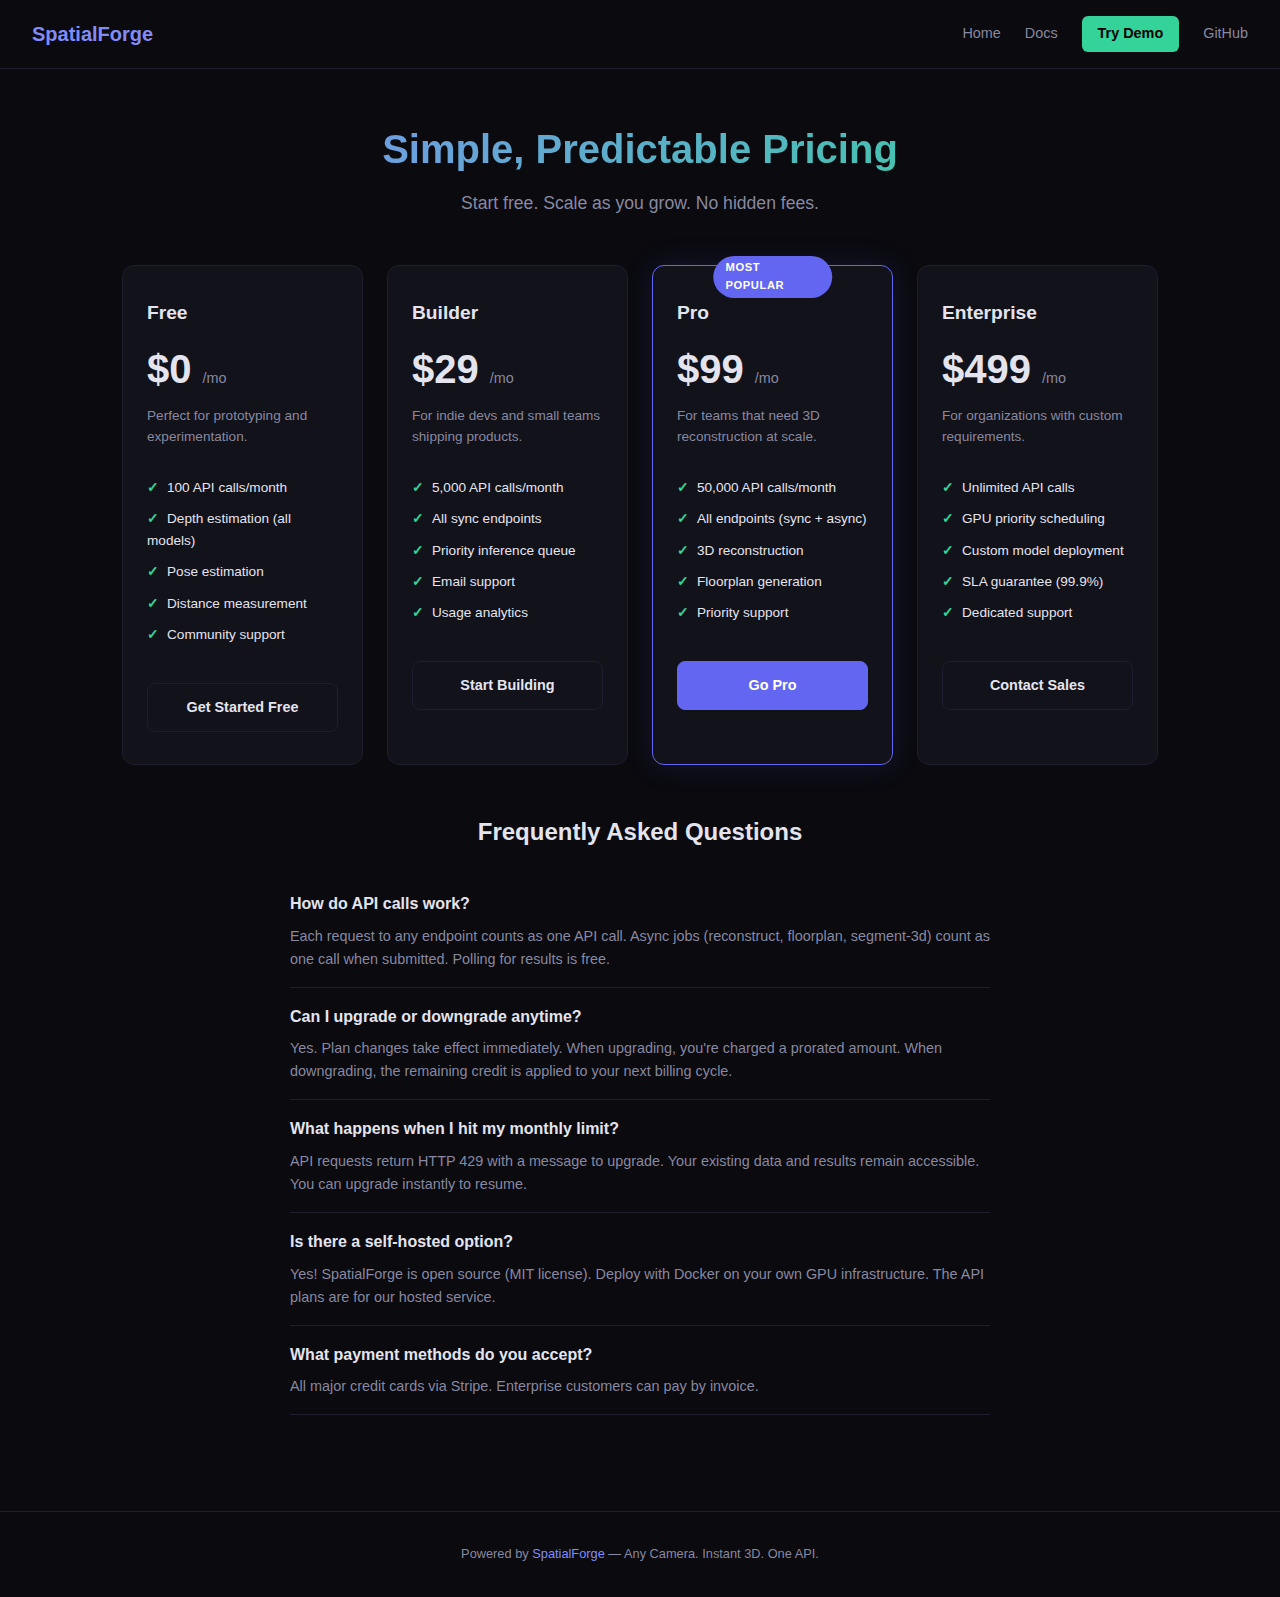
<file: site/pricing.html>
<!DOCTYPE html>
<html lang="en">
<head>
  <meta charset="UTF-8">
  <meta name="viewport" content="width=device-width, initial-scale=1.0">
  <title>SpatialForge Pricing — Simple, Usage-Based Plans</title>
  <style>
    :root {
      --bg: #0a0a0f;
      --surface: #12121a;
      --border: #1e1e2e;
      --text: #e4e4ef;
      --muted: #8888a0;
      --accent: #6366f1;
      --accent-bright: #818cf8;
      --green: #34d399;
      --orange: #fb923c;
      --radius: 12px;
    }

    * { margin: 0; padding: 0; box-sizing: border-box; }

    body {
      font-family: -apple-system, BlinkMacSystemFont, 'Segoe UI', Inter, Roboto, sans-serif;
      background: var(--bg);
      color: var(--text);
      line-height: 1.6;
      min-height: 100vh;
    }

    nav {
      padding: 1rem 2rem;
      display: flex;
      justify-content: space-between;
      align-items: center;
      border-bottom: 1px solid var(--border);
    }

    .logo { font-size: 1.25rem; font-weight: 700; color: var(--accent-bright); text-decoration: none; }
    .nav-links { display: flex; gap: 1.5rem; align-items: center; }
    .nav-links a { color: var(--muted); text-decoration: none; font-size: 0.9rem; }
    .nav-links a:hover { color: var(--text); }
    .nav-links .demo-btn {
      background: var(--green);
      color: #000;
      padding: 0.4rem 1rem;
      border-radius: 6px;
      font-weight: 600;
    }

    .container {
      max-width: 1100px;
      margin: 0 auto;
      padding: 3rem 2rem;
      text-align: center;
    }

    h1 {
      font-size: 2.5rem;
      margin-bottom: 0.5rem;
      background: linear-gradient(135deg, var(--accent-bright), var(--green));
      -webkit-background-clip: text;
      -webkit-text-fill-color: transparent;
    }

    .subtitle { color: var(--muted); margin-bottom: 3rem; font-size: 1.1rem; }

    /* ── Pricing Grid ─────────────── */
    .pricing-grid {
      display: grid;
      grid-template-columns: repeat(4, 1fr);
      gap: 1.5rem;
      margin-bottom: 3rem;
    }

    @media (max-width: 900px) {
      .pricing-grid { grid-template-columns: repeat(2, 1fr); }
    }
    @media (max-width: 550px) {
      .pricing-grid { grid-template-columns: 1fr; }
    }

    .plan-card {
      background: var(--surface);
      border: 1px solid var(--border);
      border-radius: var(--radius);
      padding: 2rem 1.5rem;
      text-align: left;
      position: relative;
      transition: border-color 0.2s, transform 0.2s;
    }

    .plan-card:hover {
      border-color: var(--accent);
      transform: translateY(-2px);
    }

    .plan-card.popular {
      border-color: var(--accent);
      box-shadow: 0 0 30px rgba(99, 102, 241, 0.15);
    }

    .popular-badge {
      position: absolute;
      top: -10px;
      left: 50%;
      transform: translateX(-50%);
      background: var(--accent);
      color: #fff;
      font-size: 0.7rem;
      font-weight: 700;
      padding: 0.2rem 0.8rem;
      border-radius: 99px;
      text-transform: uppercase;
      letter-spacing: 0.05em;
    }

    .plan-name {
      font-size: 1.2rem;
      font-weight: 700;
      margin-bottom: 0.5rem;
    }

    .plan-price {
      font-size: 2.5rem;
      font-weight: 800;
      margin-bottom: 0.25rem;
    }

    .plan-price span {
      font-size: 0.9rem;
      font-weight: 400;
      color: var(--muted);
    }

    .plan-desc {
      color: var(--muted);
      font-size: 0.85rem;
      margin-bottom: 1.5rem;
      min-height: 2.4rem;
    }

    .plan-features {
      list-style: none;
      margin-bottom: 2rem;
    }

    .plan-features li {
      font-size: 0.85rem;
      padding: 0.3rem 0;
      color: var(--text);
    }

    .plan-features li::before {
      content: "\2713";
      color: var(--green);
      margin-right: 0.5rem;
      font-weight: 700;
    }

    .plan-cta {
      display: block;
      width: 100%;
      padding: 0.75rem;
      border: 1px solid var(--border);
      border-radius: 8px;
      background: transparent;
      color: var(--text);
      font-size: 0.9rem;
      font-weight: 600;
      cursor: pointer;
      text-align: center;
      text-decoration: none;
      transition: all 0.2s;
    }

    .plan-cta:hover {
      background: var(--accent);
      border-color: var(--accent);
      color: #fff;
    }

    .plan-cta.primary {
      background: var(--accent);
      border-color: var(--accent);
      color: #fff;
    }

    .plan-cta.primary:hover {
      background: var(--accent-bright);
      border-color: var(--accent-bright);
    }

    /* ── FAQ ─────────────── */
    .faq { text-align: left; max-width: 700px; margin: 0 auto 3rem; }
    .faq h2 {
      font-size: 1.5rem;
      margin-bottom: 1.5rem;
      text-align: center;
    }
    .faq-item {
      border-bottom: 1px solid var(--border);
      padding: 1rem 0;
    }
    .faq-q { font-weight: 600; margin-bottom: 0.5rem; }
    .faq-a { color: var(--muted); font-size: 0.9rem; }

    /* ── Footer ─────────────── */
    .footer {
      text-align: center;
      padding: 2rem;
      color: var(--muted);
      font-size: 0.8rem;
      border-top: 1px solid var(--border);
    }
    .footer a { color: var(--accent-bright); text-decoration: none; }
  </style>
</head>
<body>

<nav>
  <a href="index.html" class="logo">SpatialForge</a>
  <div class="nav-links">
    <a href="index.html">Home</a>
    <a href="docs.html">Docs</a>
    <a href="demo.html" class="demo-btn">Try Demo</a>
    <a href="https://github.com/maruyamakoju/spatialforge" target="_blank">GitHub</a>
  </div>
</nav>

<div class="container">
  <h1>Simple, Predictable Pricing</h1>
  <p class="subtitle">Start free. Scale as you grow. No hidden fees.</p>

  <div class="pricing-grid">
    <!-- Free -->
    <div class="plan-card">
      <div class="plan-name">Free</div>
      <div class="plan-price">$0 <span>/mo</span></div>
      <div class="plan-desc">Perfect for prototyping and experimentation.</div>
      <ul class="plan-features">
        <li>100 API calls/month</li>
        <li>Depth estimation (all models)</li>
        <li>Pose estimation</li>
        <li>Distance measurement</li>
        <li>Community support</li>
      </ul>
      <a href="https://spatialforge-demo.fly.dev/docs" class="plan-cta">Get Started Free</a>
    </div>

    <!-- Builder -->
    <div class="plan-card">
      <div class="plan-name">Builder</div>
      <div class="plan-price">$29 <span>/mo</span></div>
      <div class="plan-desc">For indie devs and small teams shipping products.</div>
      <ul class="plan-features">
        <li>5,000 API calls/month</li>
        <li>All sync endpoints</li>
        <li>Priority inference queue</li>
        <li>Email support</li>
        <li>Usage analytics</li>
      </ul>
      <a href="https://spatialforge-demo.fly.dev/docs" class="plan-cta">Start Building</a>
    </div>

    <!-- Pro (Popular) -->
    <div class="plan-card popular">
      <div class="popular-badge">Most Popular</div>
      <div class="plan-name">Pro</div>
      <div class="plan-price">$99 <span>/mo</span></div>
      <div class="plan-desc">For teams that need 3D reconstruction at scale.</div>
      <ul class="plan-features">
        <li>50,000 API calls/month</li>
        <li>All endpoints (sync + async)</li>
        <li>3D reconstruction</li>
        <li>Floorplan generation</li>
        <li>Priority support</li>
      </ul>
      <a href="https://spatialforge-demo.fly.dev/docs" class="plan-cta primary">Go Pro</a>
    </div>

    <!-- Enterprise -->
    <div class="plan-card">
      <div class="plan-name">Enterprise</div>
      <div class="plan-price">$499 <span>/mo</span></div>
      <div class="plan-desc">For organizations with custom requirements.</div>
      <ul class="plan-features">
        <li>Unlimited API calls</li>
        <li>GPU priority scheduling</li>
        <li>Custom model deployment</li>
        <li>SLA guarantee (99.9%)</li>
        <li>Dedicated support</li>
      </ul>
      <a href="mailto:founder@spatialforge.dev" class="plan-cta">Contact Sales</a>
    </div>
  </div>

  <!-- FAQ -->
  <div class="faq">
    <h2>Frequently Asked Questions</h2>

    <div class="faq-item">
      <div class="faq-q">How do API calls work?</div>
      <div class="faq-a">Each request to any endpoint counts as one API call. Async jobs (reconstruct, floorplan, segment-3d) count as one call when submitted. Polling for results is free.</div>
    </div>

    <div class="faq-item">
      <div class="faq-q">Can I upgrade or downgrade anytime?</div>
      <div class="faq-a">Yes. Plan changes take effect immediately. When upgrading, you're charged a prorated amount. When downgrading, the remaining credit is applied to your next billing cycle.</div>
    </div>

    <div class="faq-item">
      <div class="faq-q">What happens when I hit my monthly limit?</div>
      <div class="faq-a">API requests return HTTP 429 with a message to upgrade. Your existing data and results remain accessible. You can upgrade instantly to resume.</div>
    </div>

    <div class="faq-item">
      <div class="faq-q">Is there a self-hosted option?</div>
      <div class="faq-a">Yes! SpatialForge is open source (MIT license). Deploy with Docker on your own GPU infrastructure. The API plans are for our hosted service.</div>
    </div>

    <div class="faq-item">
      <div class="faq-q">What payment methods do you accept?</div>
      <div class="faq-a">All major credit cards via Stripe. Enterprise customers can pay by invoice.</div>
    </div>
  </div>
</div>

<div class="footer">
  Powered by <a href="https://github.com/maruyamakoju/spatialforge">SpatialForge</a> &mdash; Any Camera. Instant 3D. One API.
</div>

</body>
</html>
</file>
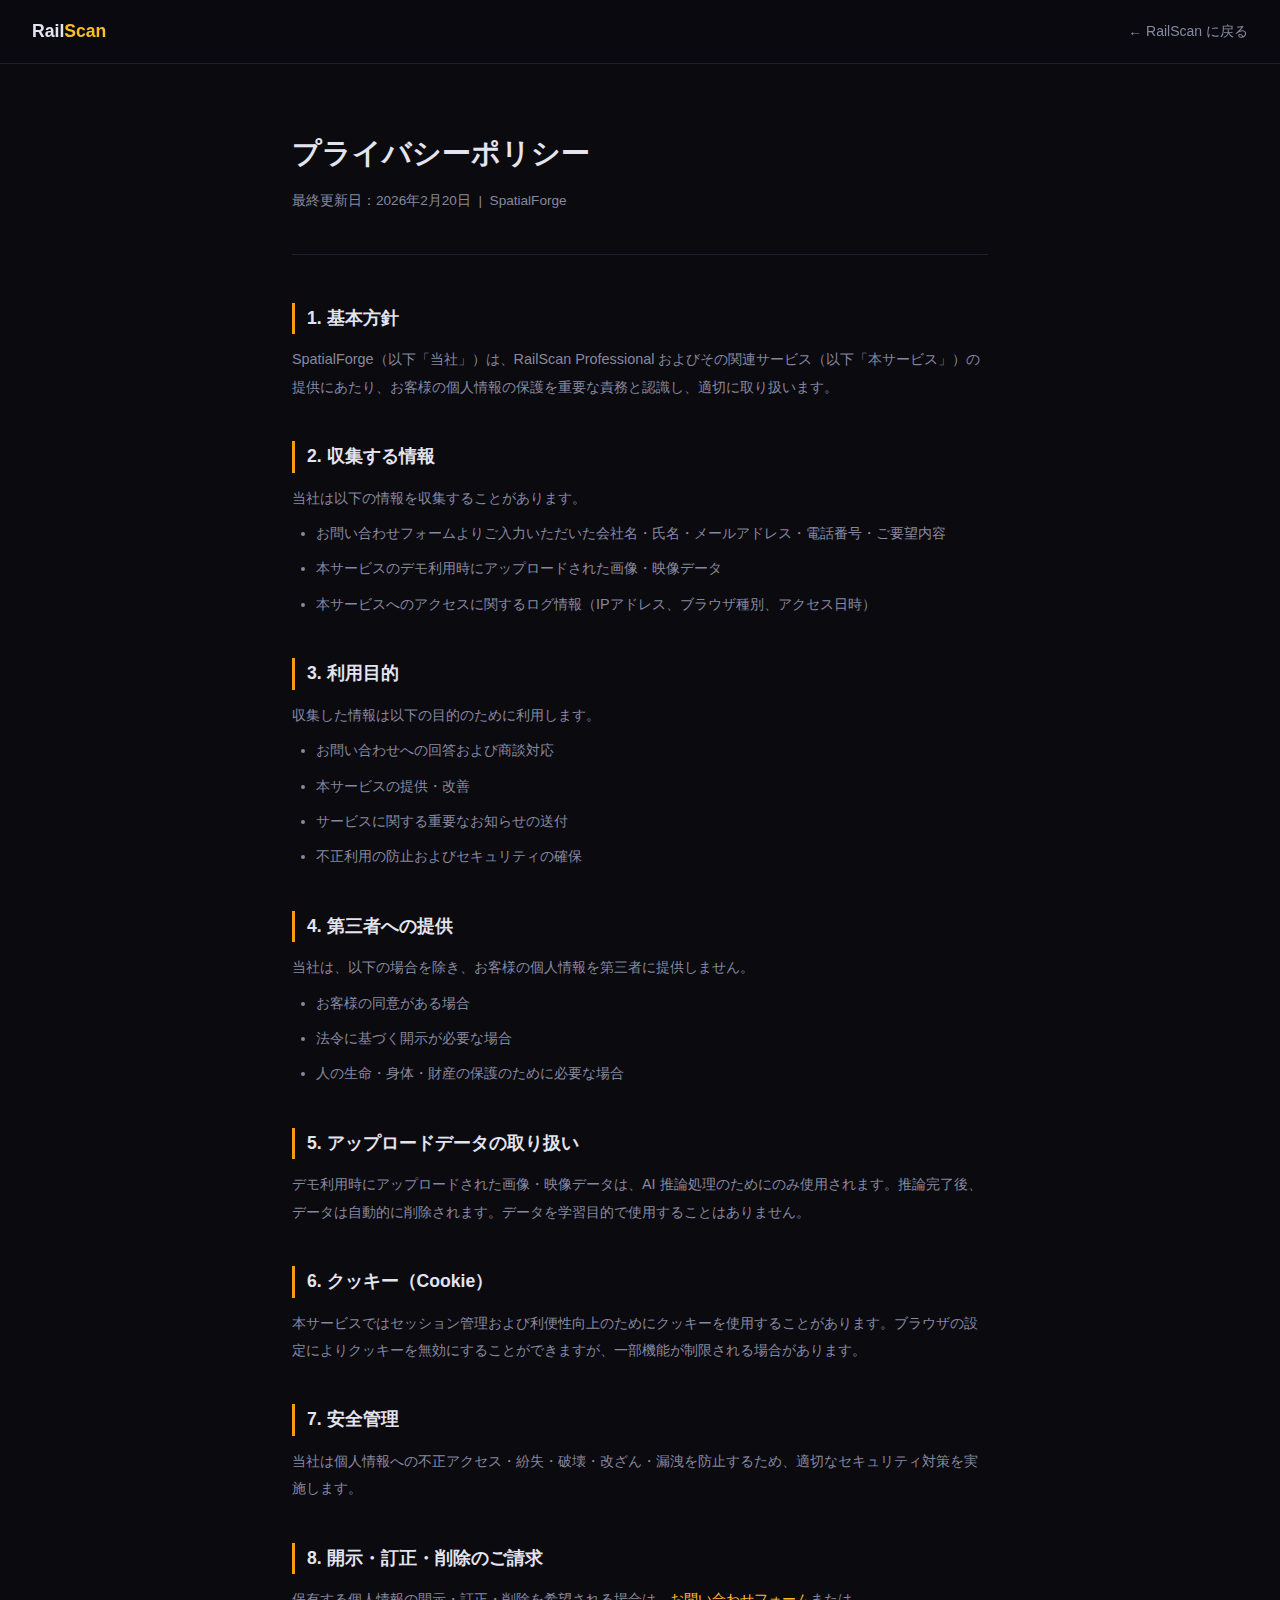
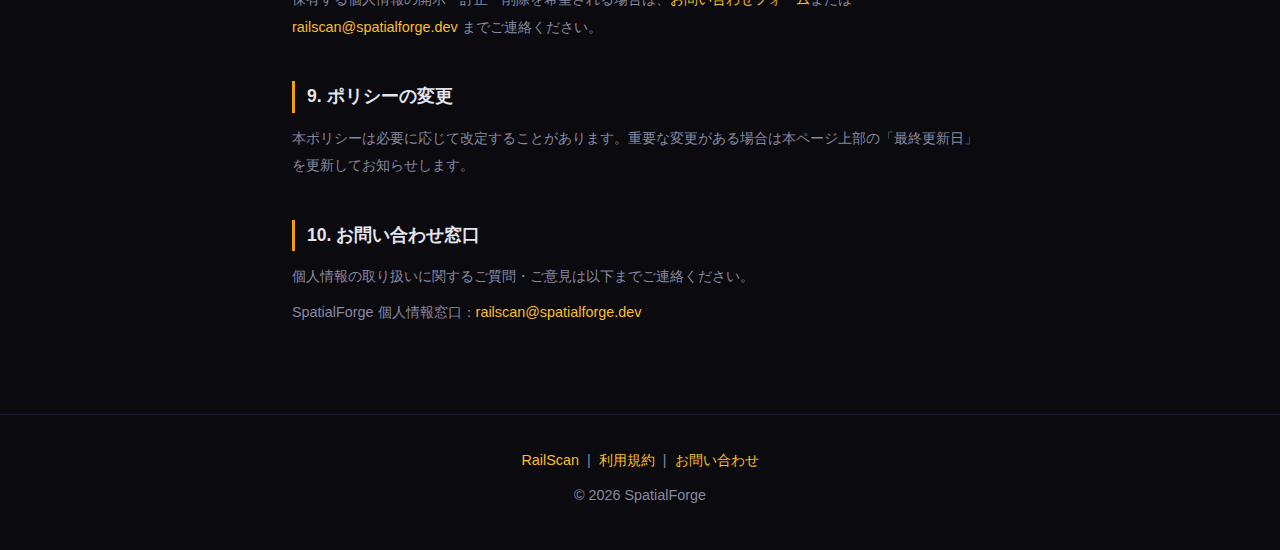
<file: site/privacy.html>
<!DOCTYPE html>
<html lang="ja">
<head>
  <meta charset="UTF-8">
  <meta name="viewport" content="width=device-width, initial-scale=1.0">
  <title>プライバシーポリシー — SpatialForge</title>
  <style>
    :root { --bg:#0a0a0f; --surface:#12121a; --border:#1e1e2e; --text:#e4e4ef; --muted:#8888a0; --accent:#f59e0b; --accent2:#fbbf24; }
    * { margin:0; padding:0; box-sizing:border-box; }
    body { font-family:-apple-system,BlinkMacSystemFont,'Hiragino Sans','Noto Sans JP',sans-serif; background:var(--bg); color:var(--text); line-height:1.8; -webkit-font-smoothing:antialiased; }
    nav { position:fixed; top:0; width:100%; height:64px; padding:0 2rem; z-index:200; display:flex; align-items:center; justify-content:space-between; background:rgba(10,10,15,0.92); backdrop-filter:blur(16px); border-bottom:1px solid var(--border); }
    .logo-name { font-size:1.1rem; font-weight:800; color:var(--text); text-decoration:none; }
    .logo-name span { color:var(--accent2); }
    .nav-back { color:var(--muted); text-decoration:none; font-size:0.875rem; }
    .nav-back:hover { color:var(--text); }
    main { max-width:760px; margin:0 auto; padding:8rem 2rem 5rem; }
    .doc-header { margin-bottom:3rem; padding-bottom:2rem; border-bottom:1px solid var(--border); }
    .doc-header h1 { font-size:1.8rem; font-weight:800; margin-bottom:0.5rem; }
    .doc-header p  { font-size:0.85rem; color:var(--muted); }
    h2 { font-size:1.1rem; font-weight:700; margin:2.5rem 0 0.75rem; padding-left:0.75rem; border-left:3px solid var(--accent); }
    p, li { font-size:0.9rem; color:var(--muted); line-height:1.9; margin-bottom:0.5rem; }
    ul { padding-left:1.5rem; margin-bottom:0.75rem; }
    a { color:var(--accent2); text-decoration:none; }
    a:hover { text-decoration:underline; }
    footer { border-top:1px solid var(--border); padding:2rem; text-align:center; font-size:0.8rem; color:var(--muted); }
    footer a { color:var(--accent2); }
  </style>
</head>
<body>
<nav>
  <a href="railscan.html" class="logo-name">Rail<span>Scan</span></a>
  <a href="railscan.html" class="nav-back">← RailScan に戻る</a>
</nav>
<main>
  <div class="doc-header">
    <h1>プライバシーポリシー</h1>
    <p>最終更新日：2026年2月20日 &nbsp;|&nbsp; SpatialForge</p>
  </div>

  <h2>1. 基本方針</h2>
  <p>SpatialForge（以下「当社」）は、RailScan Professional およびその関連サービス（以下「本サービス」）の提供にあたり、お客様の個人情報の保護を重要な責務と認識し、適切に取り扱います。</p>

  <h2>2. 収集する情報</h2>
  <p>当社は以下の情報を収集することがあります。</p>
  <ul>
    <li>お問い合わせフォームよりご入力いただいた会社名・氏名・メールアドレス・電話番号・ご要望内容</li>
    <li>本サービスのデモ利用時にアップロードされた画像・映像データ</li>
    <li>本サービスへのアクセスに関するログ情報（IPアドレス、ブラウザ種別、アクセス日時）</li>
  </ul>

  <h2>3. 利用目的</h2>
  <p>収集した情報は以下の目的のために利用します。</p>
  <ul>
    <li>お問い合わせへの回答および商談対応</li>
    <li>本サービスの提供・改善</li>
    <li>サービスに関する重要なお知らせの送付</li>
    <li>不正利用の防止およびセキュリティの確保</li>
  </ul>

  <h2>4. 第三者への提供</h2>
  <p>当社は、以下の場合を除き、お客様の個人情報を第三者に提供しません。</p>
  <ul>
    <li>お客様の同意がある場合</li>
    <li>法令に基づく開示が必要な場合</li>
    <li>人の生命・身体・財産の保護のために必要な場合</li>
  </ul>

  <h2>5. アップロードデータの取り扱い</h2>
  <p>デモ利用時にアップロードされた画像・映像データは、AI 推論処理のためにのみ使用されます。推論完了後、データは自動的に削除されます。データを学習目的で使用することはありません。</p>

  <h2>6. クッキー（Cookie）</h2>
  <p>本サービスではセッション管理および利便性向上のためにクッキーを使用することがあります。ブラウザの設定によりクッキーを無効にすることができますが、一部機能が制限される場合があります。</p>

  <h2>7. 安全管理</h2>
  <p>当社は個人情報への不正アクセス・紛失・破壊・改ざん・漏洩を防止するため、適切なセキュリティ対策を実施します。</p>

  <h2>8. 開示・訂正・削除のご請求</h2>
  <p>保有する個人情報の開示・訂正・削除を希望される場合は、<a href="contact.html">お問い合わせフォーム</a>または <a href="mailto:railscan@spatialforge.dev">railscan@spatialforge.dev</a> までご連絡ください。</p>

  <h2>9. ポリシーの変更</h2>
  <p>本ポリシーは必要に応じて改定することがあります。重要な変更がある場合は本ページ上部の「最終更新日」を更新してお知らせします。</p>

  <h2>10. お問い合わせ窓口</h2>
  <p>個人情報の取り扱いに関するご質問・ご意見は以下までご連絡ください。</p>
  <p>SpatialForge 個人情報窓口：<a href="mailto:railscan@spatialforge.dev">railscan@spatialforge.dev</a></p>
</main>
<footer>
  <p><a href="railscan.html">RailScan</a> &nbsp;|&nbsp; <a href="terms.html">利用規約</a> &nbsp;|&nbsp; <a href="contact.html">お問い合わせ</a></p>
  <p style="margin-top:0.5rem">&copy; 2026 SpatialForge</p>
</footer>
</body>
</html>
</file>
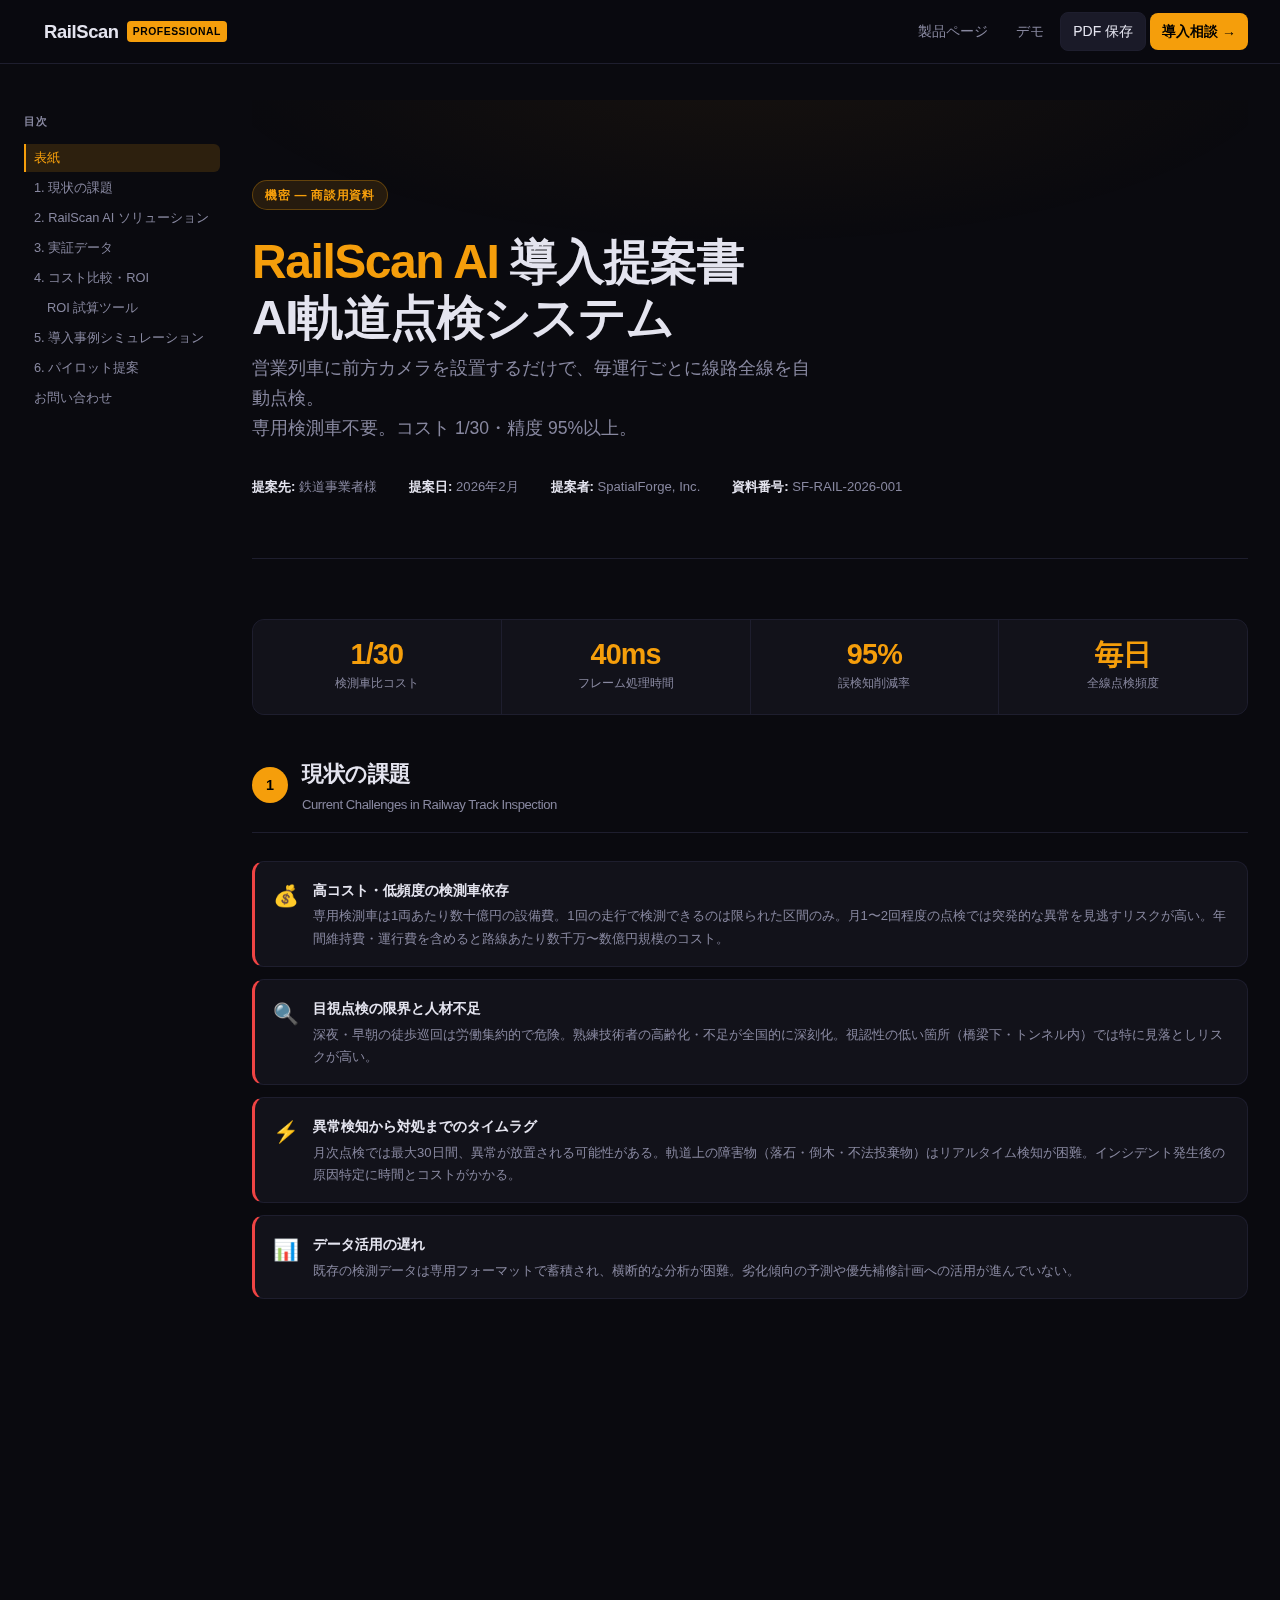
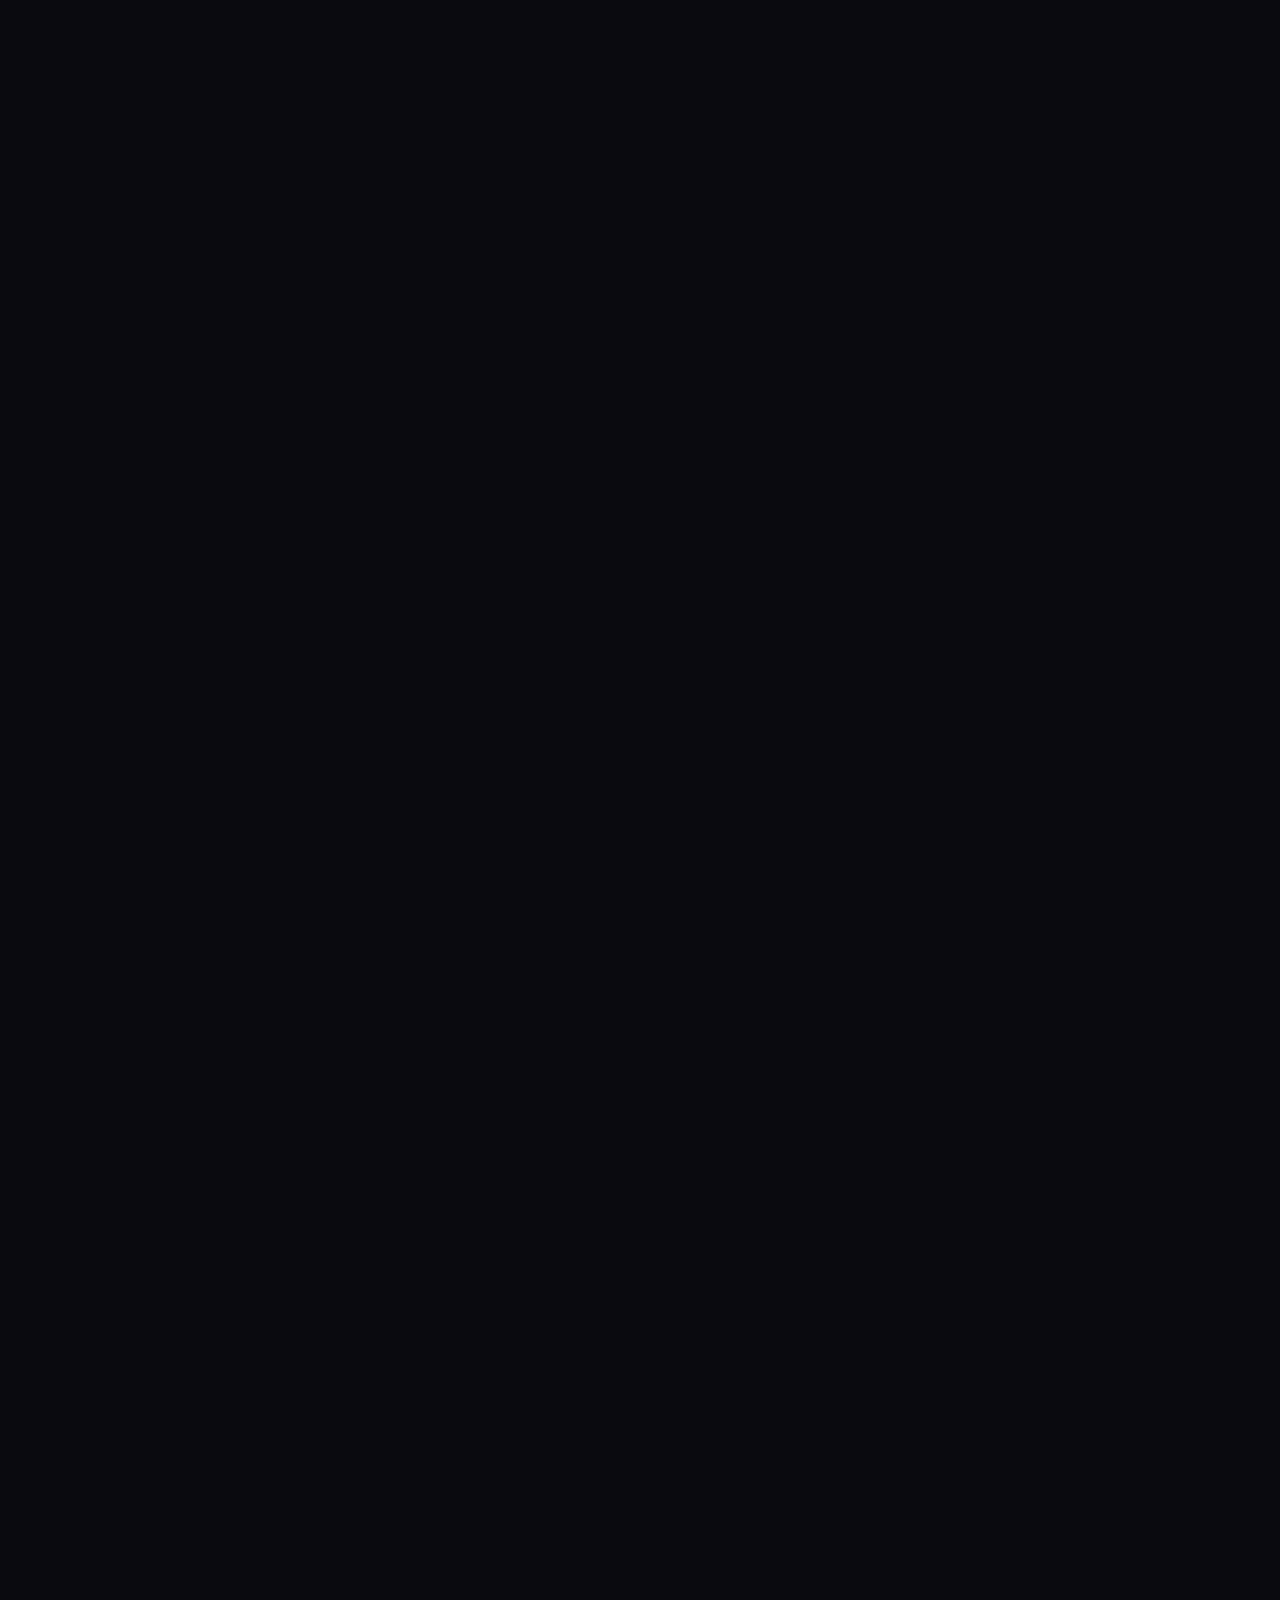
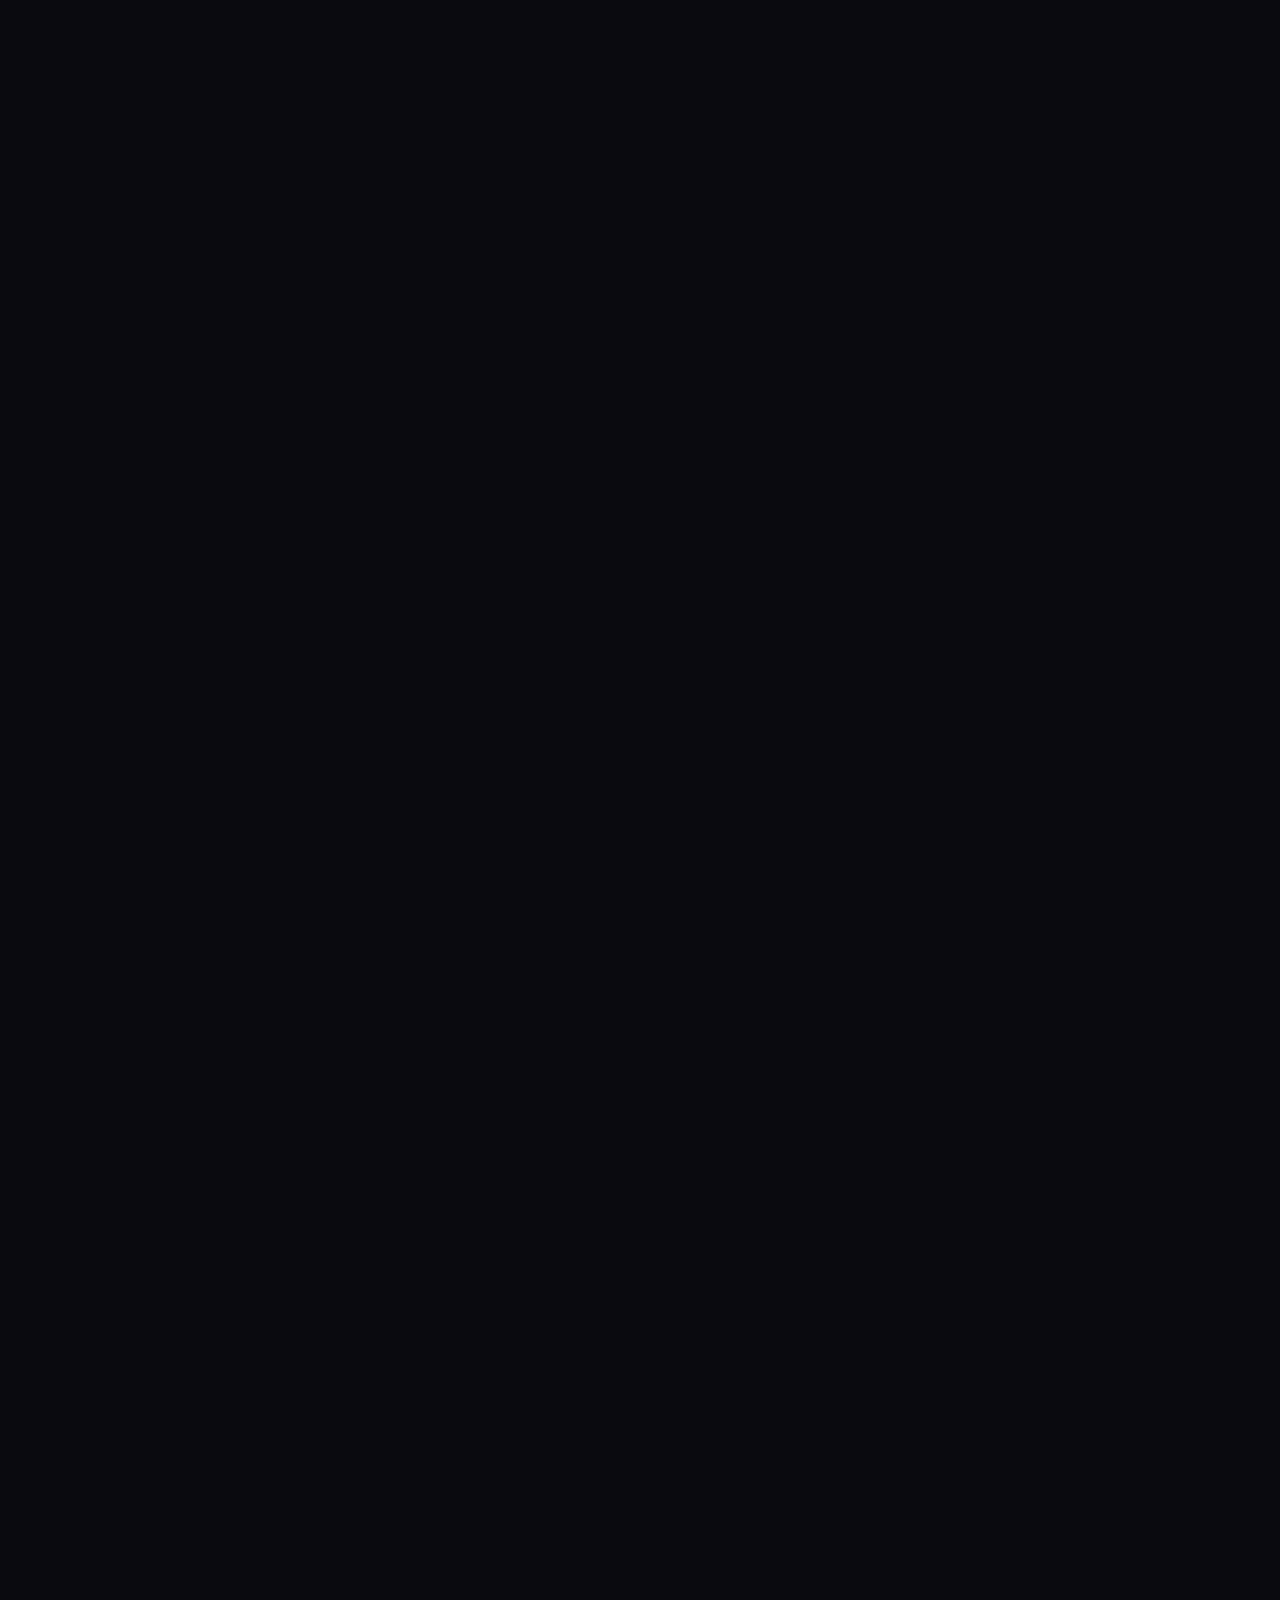
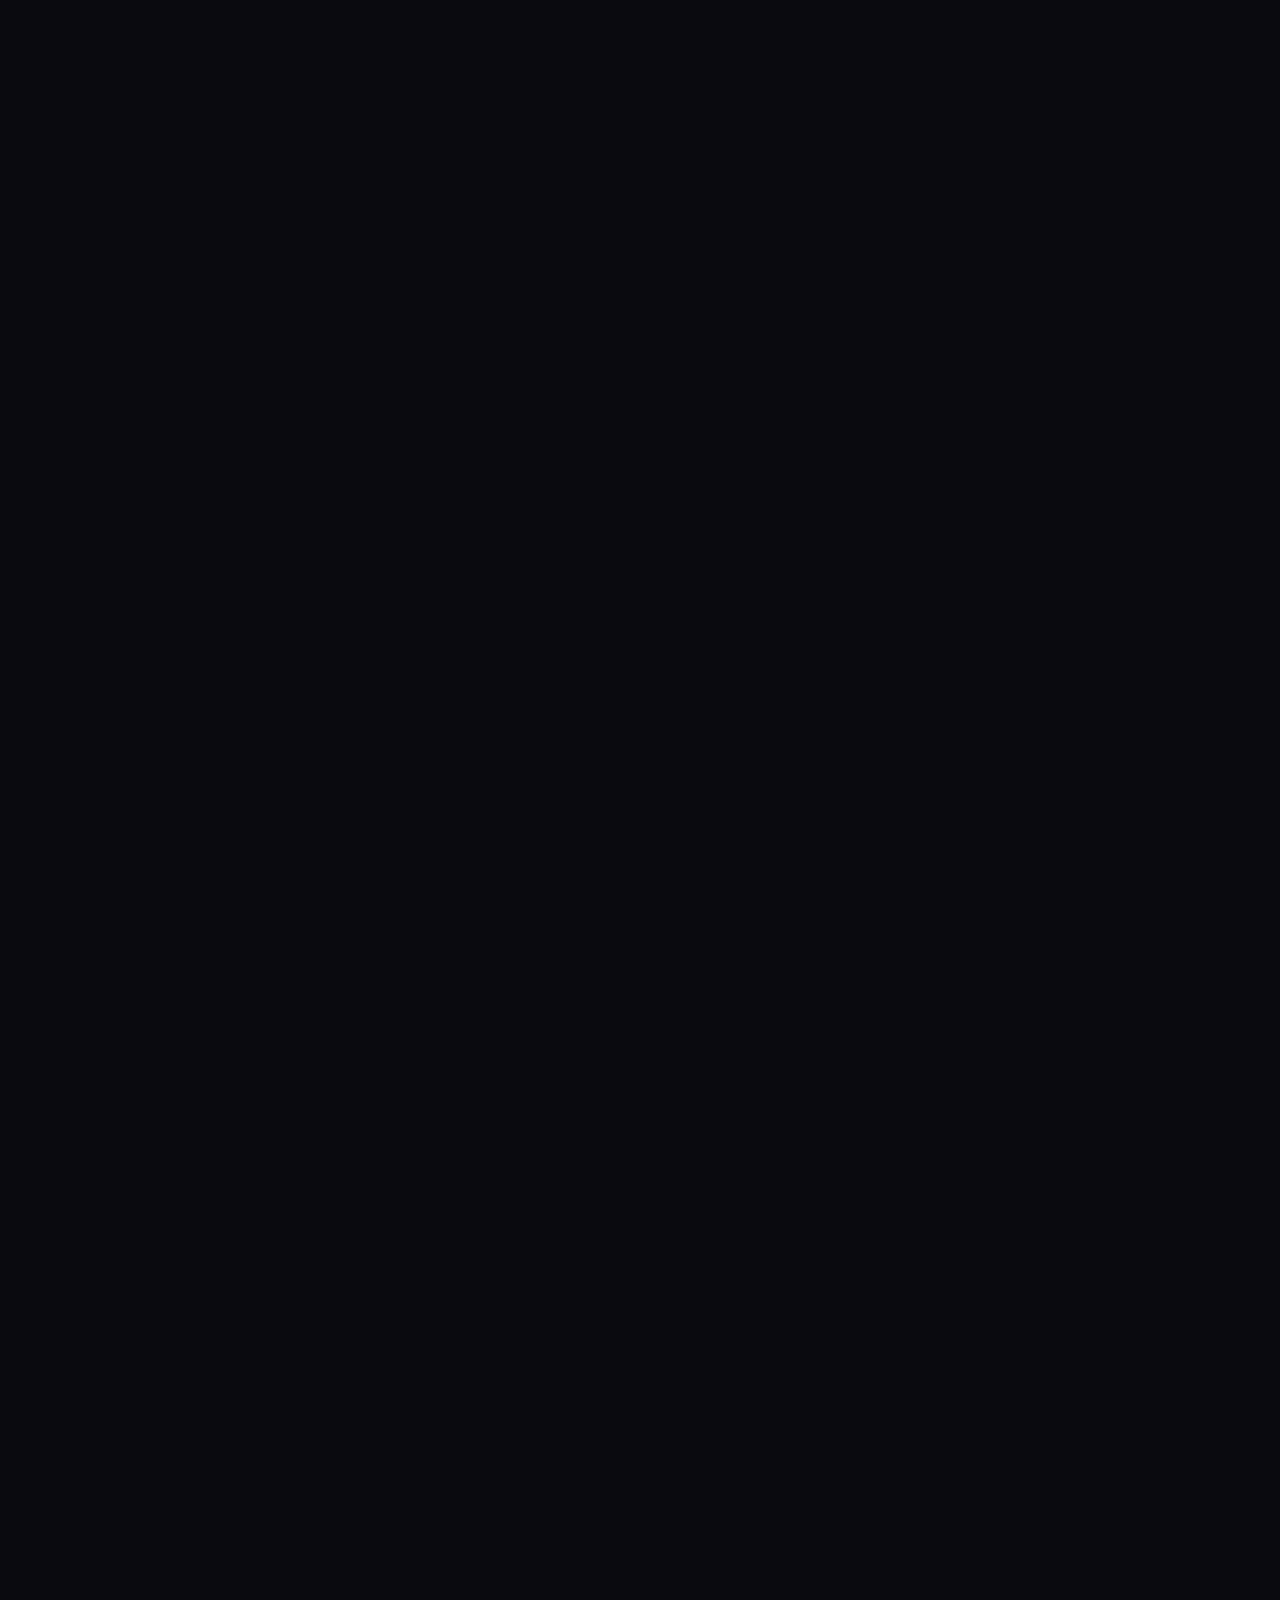
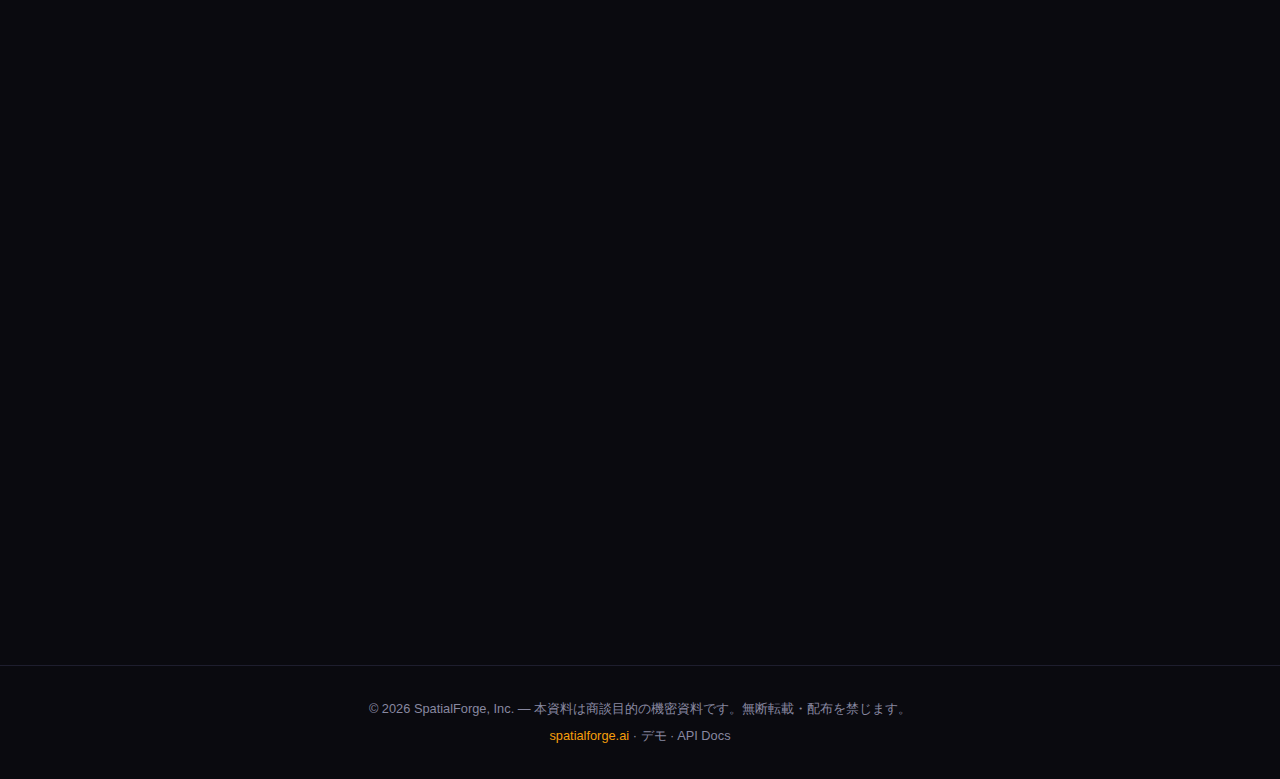
<file: site/proposal.html>
<!DOCTYPE html>
<html lang="ja">
<head>
  <meta charset="UTF-8">
  <meta name="viewport" content="width=device-width, initial-scale=1.0">
  <title>RailScan AI 導入提案書 | SpatialForge</title>
  <meta name="description" content="AI軌道点検システム RailScan AI 商談用提案書 — SpatialForge">
  <style>
    :root {
      --bg: #0a0a0f;
      --surface: #12121a;
      --surface-2: #1a1a28;
      --border: #1e1e2e;
      --text: #e4e4ef;
      --muted: #8888a0;
      --accent: #f59e0b;
      --accent-bright: #fbbf24;
      --accent-glow: rgba(245,158,11,0.15);
      --danger: #ef4444;
      --safe: #22c55e;
      --indigo: #6366f1;
      --radius: 12px;
    }
    * { margin:0; padding:0; box-sizing:border-box; }
    html { scroll-behavior: smooth; }
    body {
      font-family: -apple-system, BlinkMacSystemFont, 'Segoe UI', 'Hiragino Sans', 'Noto Sans JP', sans-serif;
      background: var(--bg);
      color: var(--text);
      line-height: 1.7;
      -webkit-font-smoothing: antialiased;
    }

    /* ── Nav ─────────────────────────────────────── */
    nav {
      position: fixed; top:0; width:100%; padding:0 2rem; height:64px;
      display:flex; justify-content:space-between; align-items:center;
      background:rgba(10,10,15,0.92); backdrop-filter:blur(16px);
      border-bottom:1px solid var(--border); z-index:200;
    }
    .logo { font-size:1.15rem; font-weight:700; letter-spacing:-0.02em; color:var(--text); text-decoration:none; display:flex; align-items:center; gap:0.5rem; }
    .logo-badge { background:var(--accent); color:#000; font-size:0.65rem; font-weight:800; padding:2px 6px; border-radius:4px; letter-spacing:0.05em; }
    .nav-links { display:flex; align-items:center; gap:0.25rem; }
    nav a { color:var(--muted); text-decoration:none; font-size:0.875rem; padding:0.4rem 0.75rem; border-radius:8px; transition:all 0.15s; }
    nav a:hover { color:var(--text); background:rgba(255,255,255,0.05); }
    .nav-cta { background:var(--accent) !important; color:#000 !important; font-weight:700 !important; border-radius:8px; }
    .nav-print { background:var(--surface-2); border:1px solid var(--border); color:var(--text) !important; }

    /* ── Page Layout with TOC ─────────────────────── */
    .page-layout {
      display: flex;
      max-width: 1280px;
      margin: 0 auto;
      position: relative;
    }

    /* ── Sticky TOC Sidebar ───────────────────────── */
    .toc-sidebar {
      width: 220px;
      flex-shrink: 0;
      position: sticky;
      top: 80px;
      height: calc(100vh - 80px);
      overflow-y: auto;
      padding: 32px 0 32px 24px;
      scrollbar-width: thin;
      scrollbar-color: var(--border) transparent;
    }
    .toc-sidebar::-webkit-scrollbar { width: 4px; }
    .toc-sidebar::-webkit-scrollbar-thumb { background: var(--border); border-radius: 2px; }
    .toc-title {
      font-size: 0.68rem; font-weight: 700; color: var(--muted);
      letter-spacing: 0.1em; text-transform: uppercase;
      margin-bottom: 14px;
    }
    .toc-list { list-style: none; }
    .toc-list li { margin-bottom: 2px; }
    .toc-list a {
      display: block; font-size: 0.8rem; color: var(--muted);
      text-decoration: none; padding: 5px 8px;
      border-left: 2px solid transparent;
      border-radius: 0 6px 6px 0;
      transition: all 0.15s;
      line-height: 1.4;
    }
    .toc-list a:hover { color: var(--text); background: rgba(255,255,255,0.04); border-left-color: var(--border); }
    .toc-list a.active { color: var(--accent); border-left-color: var(--accent); background: var(--accent-glow); }

    /* ── Main Content ─────────────────────────────── */
    .wrapper {
      flex: 1;
      min-width: 0;
      padding: 100px 2rem 80px;
    }

    /* ── Section Reveal Animations ────────────────── */
    .section-reveal {
      opacity: 0;
      transform: translateY(24px);
      transition: opacity 0.5s ease, transform 0.5s ease;
    }
    .section-reveal.visible {
      opacity: 1;
      transform: translateY(0);
    }

    /* ── Cover ───────────────────────────────────── */
    .cover {
      padding: 80px 0 60px;
      border-bottom: 1px solid var(--border);
      margin-bottom: 60px;
      position: relative;
    }
    .cover::before {
      content: '';
      position: absolute; inset: 0;
      background: radial-gradient(ellipse 80% 60% at 50% -10%, rgba(245,158,11,0.06) 0%, transparent 70%);
      pointer-events: none;
    }
    .cover-tag {
      display: inline-flex; align-items: center; gap: 6px;
      background: rgba(245,158,11,0.12); border: 1px solid rgba(245,158,11,0.3);
      color: var(--accent); font-size: 0.75rem; font-weight: 700;
      padding: 4px 12px; border-radius: 20px; margin-bottom: 1.5rem;
      letter-spacing: 0.06em; text-transform: uppercase;
    }
    .cover h1 {
      font-size: clamp(2rem, 4.5vw, 3rem);
      font-weight: 800; letter-spacing: -0.03em; line-height: 1.15;
      margin-bottom: 0.6rem;
    }
    .cover h1 .accent { color: var(--accent); }
    .cover .subtitle {
      font-size: 1.1rem; color: var(--muted); margin-bottom: 2rem; max-width: 560px;
    }
    .cover-meta {
      display: flex; gap: 2rem; flex-wrap: wrap;
      font-size: 0.82rem; color: var(--muted);
    }
    .cover-meta span strong { color: var(--text); }

    /* ── Section ─────────────────────────────────── */
    .section {
      margin-bottom: 80px;
    }
    .section-header {
      display: flex; align-items: center; gap: 14px;
      margin-bottom: 28px; padding-bottom: 16px;
      border-bottom: 1px solid var(--border);
    }
    .section-num {
      width: 36px; height: 36px; border-radius: 50%;
      background: var(--accent); color: #000;
      font-weight: 800; font-size: 0.9rem;
      display: flex; align-items: center; justify-content: center;
      flex-shrink: 0;
    }
    .section-title {
      font-size: 1.4rem; font-weight: 700; letter-spacing: -0.02em;
    }
    .section-title .ja { display: block; font-size: 0.82rem; color: var(--muted); font-weight: 400; margin-top: 1px; }

    /* ── Cards ───────────────────────────────────── */
    .card-grid {
      display: grid; gap: 16px;
      grid-template-columns: repeat(auto-fit, minmax(260px, 1fr));
    }
    .card {
      background: var(--surface); border: 1px solid var(--border);
      border-radius: var(--radius); padding: 20px 22px;
    }
    .card.accent-border { border-color: rgba(245,158,11,0.4); }
    .card.danger-border { border-color: rgba(239,68,68,0.35); }
    .card-icon { font-size: 1.6rem; margin-bottom: 10px; }
    .card h3 { font-size: 0.95rem; font-weight: 700; margin-bottom: 6px; }
    .card p { font-size: 0.85rem; color: var(--muted); line-height: 1.6; }
    .card .stat-big {
      font-size: 2.2rem; font-weight: 800; color: var(--accent);
      letter-spacing: -0.03em; line-height: 1;
      margin: 8px 0 4px;
    }
    .card .stat-label { font-size: 0.78rem; color: var(--muted); }

    /* ── Problem list ────────────────────────────── */
    .problem-list { display: flex; flex-direction: column; gap: 12px; }
    .problem-item {
      display: flex; gap: 14px; align-items: flex-start;
      background: var(--surface); border: 1px solid var(--border);
      border-left: 3px solid var(--danger);
      border-radius: var(--radius); padding: 16px 18px;
    }
    .problem-icon { font-size: 1.3rem; flex-shrink: 0; }
    .problem-item h4 { font-size: 0.9rem; font-weight: 700; margin-bottom: 3px; }
    .problem-item p { font-size: 0.82rem; color: var(--muted); }

    /* ── Solution steps ──────────────────────────── */
    .solution-flow {
      display: grid; gap: 0;
      grid-template-columns: 1fr auto 1fr auto 1fr auto 1fr;
      align-items: center;
    }
    .flow-step {
      background: var(--surface); border: 1px solid var(--border);
      border-radius: var(--radius); padding: 18px 14px; text-align: center;
    }
    .flow-step .flow-icon { font-size: 1.8rem; margin-bottom: 8px; }
    .flow-step h4 { font-size: 0.82rem; font-weight: 700; margin-bottom: 3px; }
    .flow-step p { font-size: 0.72rem; color: var(--muted); }
    .flow-arrow { color: var(--accent); font-size: 1.4rem; padding: 0 8px; font-weight: 300; }

    /* ── Data table ──────────────────────────────── */
    .data-table { width: 100%; border-collapse: collapse; font-size: 0.85rem; }
    .data-table th {
      background: var(--surface-2); color: var(--muted); font-size: 0.75rem;
      font-weight: 600; letter-spacing: 0.05em; text-transform: uppercase;
      padding: 10px 14px; text-align: left; border-bottom: 1px solid var(--border);
    }
    .data-table td {
      padding: 11px 14px; border-bottom: 1px solid rgba(30,30,46,0.6);
    }
    .data-table tr:hover td { background: rgba(255,255,255,0.02); }
    .badge-critical { background: rgba(239,68,68,0.15); color: #f87171; border: 1px solid rgba(239,68,68,0.3); padding: 2px 8px; border-radius: 6px; font-size: 0.72rem; font-weight: 700; }
    .badge-warning  { background: rgba(245,158,11,0.12); color: var(--accent); border: 1px solid rgba(245,158,11,0.3); padding: 2px 8px; border-radius: 6px; font-size: 0.72rem; font-weight: 700; }
    .badge-ok       { background: rgba(34,197,94,0.1); color: #4ade80; border: 1px solid rgba(34,197,94,0.25); padding: 2px 8px; border-radius: 6px; font-size: 0.72rem; font-weight: 700; }
    .td-num { font-variant-numeric: tabular-nums; font-weight: 600; }

    /* ── Cost comparison ─────────────────────────── */
    .cost-grid { display: grid; gap: 16px; grid-template-columns: 1fr 1fr 1fr; }
    .cost-card {
      background: var(--surface); border: 1px solid var(--border);
      border-radius: var(--radius); padding: 24px;
    }
    .cost-card.new-system {
      border-color: rgba(245,158,11,0.45);
      background: linear-gradient(135deg, rgba(245,158,11,0.06) 0%, var(--surface) 60%);
    }
    .cost-card.your-estimate {
      border-color: rgba(99,102,241,0.45);
      background: linear-gradient(135deg, rgba(99,102,241,0.06) 0%, var(--surface) 60%);
    }
    .cost-card h3 { font-size: 1rem; font-weight: 700; margin-bottom: 16px; }
    .cost-card h3 .tag {
      font-size: 0.68rem; font-weight: 700; padding: 2px 7px; border-radius: 5px;
      margin-left: 8px; vertical-align: middle;
    }
    .tag-old { background: rgba(239,68,68,0.15); color: #f87171; border: 1px solid rgba(239,68,68,0.3); }
    .tag-new { background: rgba(245,158,11,0.15); color: var(--accent); border: 1px solid rgba(245,158,11,0.35); }
    .tag-you { background: rgba(99,102,241,0.15); color: #818cf8; border: 1px solid rgba(99,102,241,0.35); }
    .cost-line { display: flex; justify-content: space-between; align-items: baseline; margin-bottom: 10px; }
    .cost-line .label { font-size: 0.83rem; color: var(--muted); }
    .cost-line .value { font-size: 0.9rem; font-weight: 700; }
    .cost-line .value.accent { color: var(--accent); }
    .cost-line .value.danger { color: var(--danger); }
    .cost-line .value.indigo { color: #818cf8; }
    .cost-divider { border: none; border-top: 1px solid var(--border); margin: 12px 0; }
    .cost-total { font-size: 1.5rem; font-weight: 800; color: var(--accent); }
    .saving-banner {
      background: rgba(245,158,11,0.1); border: 1px solid rgba(245,158,11,0.3);
      border-radius: var(--radius); padding: 16px 20px;
      display: flex; align-items: center; gap: 16px; margin-top: 16px;
    }
    .saving-banner .save-big { font-size: 2rem; font-weight: 800; color: var(--accent); }
    .saving-banner p { font-size: 0.85rem; color: var(--muted); }
    .saving-banner p strong { color: var(--text); }

    /* ── ROI Calculator ───────────────────────────── */
    .roi-section {
      background: var(--surface);
      border: 1px solid rgba(245,158,11,0.3);
      border-radius: 16px;
      padding: 36px;
      margin-bottom: 80px;
      position: relative;
      overflow: hidden;
    }
    .roi-section::before {
      content: '';
      position: absolute; top: 0; left: 0; right: 0; height: 3px;
      background: linear-gradient(90deg, var(--accent), var(--indigo));
    }
    .roi-header {
      display: flex; align-items: center; gap: 14px;
      margin-bottom: 32px;
    }
    .roi-header-icon {
      width: 48px; height: 48px; border-radius: 12px;
      background: var(--accent-glow); border: 1px solid rgba(245,158,11,0.3);
      display: flex; align-items: center; justify-content: center;
      font-size: 1.4rem; flex-shrink: 0;
    }
    .roi-header-text h2 { font-size: 1.3rem; font-weight: 800; letter-spacing: -0.02em; }
    .roi-header-text p { font-size: 0.83rem; color: var(--muted); margin-top: 2px; }

    .roi-grid {
      display: grid;
      grid-template-columns: 1fr 1fr;
      gap: 32px;
      align-items: start;
    }
    .roi-inputs { display: flex; flex-direction: column; gap: 24px; }
    .roi-input-group { display: flex; flex-direction: column; gap: 8px; }
    .roi-label {
      display: flex; justify-content: space-between; align-items: baseline;
    }
    .roi-label-text { font-size: 0.85rem; font-weight: 600; }
    .roi-label-val {
      font-size: 1rem; font-weight: 800; color: var(--accent);
      font-variant-numeric: tabular-nums;
      min-width: 80px; text-align: right;
    }
    .roi-slider {
      -webkit-appearance: none; appearance: none;
      width: 100%; height: 6px;
      background: var(--surface-2); border-radius: 3px;
      outline: none; cursor: pointer;
      transition: background 0.15s;
    }
    .roi-slider::-webkit-slider-thumb {
      -webkit-appearance: none; appearance: none;
      width: 18px; height: 18px; border-radius: 50%;
      background: var(--accent); cursor: pointer;
      box-shadow: 0 0 0 3px rgba(245,158,11,0.2);
      transition: box-shadow 0.15s;
    }
    .roi-slider::-webkit-slider-thumb:hover {
      box-shadow: 0 0 0 6px rgba(245,158,11,0.25);
    }
    .roi-slider::-moz-range-thumb {
      width: 18px; height: 18px; border-radius: 50%;
      background: var(--accent); cursor: pointer; border: none;
      box-shadow: 0 0 0 3px rgba(245,158,11,0.2);
    }
    .roi-hint { font-size: 0.75rem; color: var(--muted); }

    .roi-outputs {
      display: grid;
      grid-template-columns: 1fr 1fr;
      gap: 12px;
    }
    .roi-output-card {
      background: var(--surface-2);
      border: 1px solid var(--border);
      border-radius: var(--radius);
      padding: 18px;
      text-align: center;
      transition: border-color 0.2s;
    }
    .roi-output-card:hover { border-color: rgba(245,158,11,0.3); }
    .roi-output-icon { font-size: 1.4rem; margin-bottom: 6px; }
    .roi-output-val {
      font-size: 1.6rem; font-weight: 800; color: var(--accent);
      letter-spacing: -0.03em; line-height: 1; margin-bottom: 4px;
      font-variant-numeric: tabular-nums;
      transition: color 0.2s;
    }
    .roi-output-val.updating { color: var(--accent-bright); }
    .roi-output-label { font-size: 0.75rem; color: var(--muted); line-height: 1.4; }
    .roi-output-card.highlight-card {
      border-color: rgba(245,158,11,0.4);
      background: linear-gradient(135deg, rgba(245,158,11,0.08) 0%, var(--surface-2) 100%);
      grid-column: span 2;
    }
    .roi-output-card.highlight-card .roi-output-val { font-size: 2.2rem; }

    /* ── Case Study ───────────────────────────────── */
    .case-section {
      background: var(--surface);
      border: 1px solid var(--border);
      border-radius: 16px;
      padding: 36px;
      margin-bottom: 80px;
    }
    .case-header { margin-bottom: 28px; }
    .case-tag {
      display: inline-flex; align-items: center; gap: 6px;
      background: rgba(99,102,241,0.12); border: 1px solid rgba(99,102,241,0.3);
      color: #818cf8; font-size: 0.72rem; font-weight: 700;
      padding: 3px 10px; border-radius: 20px; margin-bottom: 10px;
      letter-spacing: 0.05em; text-transform: uppercase;
    }
    .case-header h2 { font-size: 1.25rem; font-weight: 800; letter-spacing: -0.02em; margin-bottom: 4px; }
    .case-header p { font-size: 0.85rem; color: var(--muted); }

    .case-timeline {
      display: grid;
      grid-template-columns: repeat(3, 1fr);
      gap: 12px;
      margin-bottom: 32px;
    }
    .case-month {
      background: var(--surface-2);
      border: 1px solid var(--border);
      border-radius: var(--radius);
      padding: 16px;
      position: relative;
    }
    .case-month::before {
      content: '';
      position: absolute; top: 0; left: 0; right: 0; height: 3px;
      border-radius: var(--radius) var(--radius) 0 0;
    }
    .case-month.phase-setup::before { background: var(--indigo); }
    .case-month.phase-collect::before { background: var(--accent); }
    .case-month.phase-analyze::before { background: var(--safe); }
    .case-month-label {
      font-size: 0.68rem; font-weight: 700; letter-spacing: 0.08em;
      text-transform: uppercase; margin-bottom: 6px;
    }
    .phase-setup .case-month-label { color: #818cf8; }
    .phase-collect .case-month-label { color: var(--accent); }
    .phase-analyze .case-month-label { color: #4ade80; }
    .case-month h4 { font-size: 0.85rem; font-weight: 700; margin-bottom: 4px; line-height: 1.4; }
    .case-month p { font-size: 0.77rem; color: var(--muted); line-height: 1.5; }

    /* CSS Bar Chart */
    .bar-chart {
      background: var(--surface-2);
      border: 1px solid var(--border);
      border-radius: var(--radius);
      padding: 24px;
    }
    .bar-chart-title { font-size: 0.85rem; font-weight: 700; margin-bottom: 20px; color: var(--text); }
    .bar-chart-grid { display: flex; flex-direction: column; gap: 10px; }
    .bar-row { display: flex; align-items: center; gap: 12px; }
    .bar-row-label { font-size: 0.75rem; color: var(--muted); width: 72px; text-align: right; flex-shrink: 0; }
    .bar-track { flex: 1; height: 26px; background: var(--border); border-radius: 4px; overflow: hidden; position: relative; }
    .bar-fill {
      height: 100%; border-radius: 4px;
      display: flex; align-items: center; padding-left: 8px;
      font-size: 0.72rem; font-weight: 700; white-space: nowrap;
      transition: width 0.8s cubic-bezier(0.4, 0, 0.2, 1);
    }
    .bar-fill.bar-setup { background: rgba(99,102,241,0.4); color: #a5b4fc; border: 1px solid rgba(99,102,241,0.5); }
    .bar-fill.bar-collect { background: rgba(245,158,11,0.35); color: var(--accent); border: 1px solid rgba(245,158,11,0.5); }
    .bar-fill.bar-saving { background: linear-gradient(90deg, rgba(34,197,94,0.3), rgba(34,197,94,0.6)); color: #4ade80; border: 1px solid rgba(34,197,94,0.4); }
    .bar-row-val { font-size: 0.78rem; font-weight: 700; width: 80px; flex-shrink: 0; font-variant-numeric: tabular-nums; }

    /* ── Pilot plan ──────────────────────────────── */
    .pilot-timeline { position: relative; padding-left: 28px; }
    .pilot-timeline::before {
      content: ''; position: absolute; left: 8px; top: 6px; bottom: 6px;
      width: 2px; background: linear-gradient(to bottom, var(--accent), var(--indigo));
      border-radius: 2px;
    }
    .pilot-step { position: relative; margin-bottom: 24px; }
    .pilot-step::before {
      content: ''; position: absolute; left: -24px; top: 6px;
      width: 10px; height: 10px; border-radius: 50%;
      background: var(--accent); border: 2px solid var(--bg);
      box-shadow: 0 0 8px rgba(245,158,11,0.5);
    }
    .pilot-step h4 { font-size: 0.9rem; font-weight: 700; margin-bottom: 3px; }
    .pilot-step .month { font-size: 0.75rem; color: var(--accent); font-weight: 700; margin-bottom: 4px; }
    .pilot-step p { font-size: 0.82rem; color: var(--muted); }

    /* ── KPI summary bar ─────────────────────────── */
    .kpi-bar {
      display: grid; gap: 1px;
      grid-template-columns: repeat(4, 1fr);
      background: var(--border); border: 1px solid var(--border);
      border-radius: var(--radius); overflow: hidden;
      margin-bottom: 40px;
    }
    .kpi-cell {
      background: var(--surface); padding: 20px;
      text-align: center;
    }
    .kpi-cell .kpi-val { font-size: 1.8rem; font-weight: 800; color: var(--accent); letter-spacing: -0.03em; line-height: 1; }
    .kpi-cell .kpi-label { font-size: 0.75rem; color: var(--muted); margin-top: 4px; }

    /* ── CTA ─────────────────────────────────────── */
    .cta-box {
      background: linear-gradient(135deg, rgba(245,158,11,0.1) 0%, rgba(99,102,241,0.08) 100%);
      border: 1px solid rgba(245,158,11,0.3); border-radius: 16px;
      padding: 48px 40px; text-align: center; margin-top: 60px;
      position: relative; overflow: hidden;
    }
    .cta-box::before {
      content: '';
      position: absolute; inset: 0;
      background: radial-gradient(ellipse 60% 80% at 50% 100%, rgba(245,158,11,0.04), transparent);
      pointer-events: none;
    }
    .cta-box h2 { font-size: 1.7rem; font-weight: 800; margin-bottom: 10px; letter-spacing: -0.02em; }
    .cta-box p { color: var(--muted); margin-bottom: 28px; font-size: 0.95rem; line-height: 1.7; }
    .cta-buttons { display: flex; justify-content: center; gap: 12px; flex-wrap: wrap; margin-bottom: 32px; }
    .cta-btn {
      display: inline-flex; align-items: center; gap: 8px;
      background: var(--accent); color: #000;
      font-weight: 700; font-size: 0.95rem; padding: 13px 28px;
      border-radius: 10px; text-decoration: none; cursor: pointer; border: none;
      transition: background 0.15s, transform 0.1s;
    }
    .cta-btn:hover { background: var(--accent-bright); transform: translateY(-1px); }
    .cta-btn:active { transform: translateY(0); }
    .cta-btn.outline {
      background: transparent; color: var(--text);
      border: 1px solid var(--border);
    }
    .cta-btn.outline:hover { background: rgba(255,255,255,0.05); transform: translateY(-1px); }
    .cta-contact-grid {
      display: grid;
      grid-template-columns: repeat(3, 1fr);
      gap: 16px;
      max-width: 600px;
      margin: 0 auto;
    }
    .cta-contact-item {
      background: var(--surface-2);
      border: 1px solid var(--border);
      border-radius: var(--radius);
      padding: 16px 12px;
      text-align: center;
    }
    .cta-contact-item .contact-icon { font-size: 1.4rem; margin-bottom: 6px; }
    .cta-contact-item .contact-label { font-size: 0.7rem; color: var(--muted); margin-bottom: 2px; }
    .cta-contact-item .contact-val { font-size: 0.82rem; font-weight: 700; color: var(--text); }
    .qr-placeholder {
      width: 64px; height: 64px;
      border: 2px dashed var(--border);
      border-radius: 8px;
      display: flex; align-items: center; justify-content: center;
      font-size: 0.55rem; color: var(--muted);
      margin: 0 auto 4px;
      text-align: center; line-height: 1.3;
      padding: 4px;
    }

    /* ── Footer ──────────────────────────────────── */
    footer {
      border-top: 1px solid var(--border); padding: 32px 2rem;
      text-align: center; color: var(--muted); font-size: 0.8rem; margin-top: 80px;
    }

    /* ── Print Cover ─────────────────────────────── */
    .print-cover {
      display: none;
      text-align: center;
      padding: 60px 40px;
      border-bottom: 3px solid #d97706;
      margin-bottom: 40px;
    }
    .print-cover h1 { font-size: 2.2rem; font-weight: 800; color: #111; margin-bottom: 8px; }
    .print-cover p { color: #555; font-size: 1rem; }
    .print-cover .print-logo { font-size: 1.1rem; font-weight: 700; color: #d97706; margin-bottom: 16px; }

    /* ── Print styles ────────────────────────────── */
    @page { size: A4; margin: 2cm 2.5cm; }

    @media print {
      /* ── Hidden elements ── */
      nav, .nav-print, .toc-sidebar,
      .roi-slider, .roi-inputs,
      .cta-btn, .bar-chart,
      .section-reveal-pending { display: none !important; }

      /* ── Color scheme → white/black ── */
      body { background: #fff !important; color: #111 !important; font-size: 10.5pt; }
      :root {
        --bg: #fff; --surface: #f9f9f9; --surface-2: #f0f0f0;
        --border: #ddd; --text: #111; --muted: #555;
        --accent: #d97706; --danger: #dc2626; --safe: #16a34a;
        --indigo: #4f46e5;
      }

      /* ── Layout ── */
      .page-layout { display: block; }
      .wrapper { padding-top: 12px; max-width: 100%; }
      .cover { padding: 16px 0 24px; }

      /* ── Page breaks ── */
      .print-cover { display: block !important; page-break-after: always; }
      .section {
        page-break-inside: avoid;
        break-inside: avoid;
        margin-bottom: 1.5rem;
      }
      h2 { page-break-after: avoid; break-after: avoid; }

      /* ── Grids ── */
      .cost-grid { grid-template-columns: 1fr 1fr 1fr; }
      .solution-flow { display: grid; grid-template-columns: 1fr 1fr; gap: 8px; }
      .flow-arrow { display: none; }
      .roi-grid { grid-template-columns: 1fr; }
      .roi-outputs { grid-template-columns: 1fr 1fr; }
      .case-timeline { grid-template-columns: 1fr 1fr 1fr; }
      .cta-contact-grid { grid-template-columns: 1fr 1fr 1fr; }

      /* ── Links — no URL appended, inherit color ── */
      a { color: inherit !important; text-decoration: none !important; }
      a[href]::after { content: none !important; }

      /* ── Animations off ── */
      .section-reveal { opacity: 1 !important; transform: none !important; }
      * { animation: none !important; transition: none !important; }

      /* ── Borders / shadows lighten for paper ── */
      .section, .card, .cost-card, .flow-step, .case-card, .roi-card {
        box-shadow: none !important;
        border-color: #ddd !important;
      }
    }

    @media (max-width: 1100px) {
      .toc-sidebar { display: none; }
    }

    @media (max-width: 768px) {
      .roi-grid { grid-template-columns: 1fr; }
      .cost-grid { grid-template-columns: 1fr; }
      .case-timeline { grid-template-columns: 1fr; }
      .cta-contact-grid { grid-template-columns: 1fr; }
    }

    @media (max-width: 640px) {
      .solution-flow { grid-template-columns: 1fr; }
      .flow-arrow { display: none; }
      .kpi-bar { grid-template-columns: 1fr 1fr; }
      .roi-outputs { grid-template-columns: 1fr 1fr; }
      .roi-output-card.highlight-card { grid-column: span 2; }
    }
  </style>
</head>
<body>

<!-- Print-only cover page -->
<div class="print-cover">
  <div class="print-logo">SpatialForge</div>
  <h1>RailScan AI 導入提案書</h1>
  <p>AI軌道点検システム — 商談用機密資料<br>2026年2月 | 資料番号: SF-RAIL-2026-001</p>
</div>

<!-- Nav -->
<nav>
  <a class="logo" href="railscan.html">
    <span>RailScan</span>
    <span class="logo-badge">PROFESSIONAL</span>
  </a>
  <div class="nav-links">
    <a href="railscan.html">製品ページ</a>
    <a href="rail-demo.html">デモ</a>
    <a class="nav-print" href="#" onclick="window.print();return false;">PDF 保存</a>
    <a class="nav-cta" href="contact.html">導入相談 →</a>
  </div>
</nav>

<div class="page-layout">

  <!-- Sticky TOC Sidebar -->
  <aside class="toc-sidebar" id="toc">
    <div class="toc-title">目次</div>
    <ul class="toc-list">
      <li><a href="#cover" data-section="cover">表紙</a></li>
      <li><a href="#sec-1" data-section="sec-1">1. 現状の課題</a></li>
      <li><a href="#sec-2" data-section="sec-2">2. RailScan AI ソリューション</a></li>
      <li><a href="#sec-3" data-section="sec-3">3. 実証データ</a></li>
      <li><a href="#sec-4" data-section="sec-4">4. コスト比較・ROI</a></li>
      <li><a href="#sec-roi" data-section="sec-roi">　ROI 試算ツール</a></li>
      <li><a href="#sec-5" data-section="sec-5">5. 導入事例シミュレーション</a></li>
      <li><a href="#sec-6" data-section="sec-6">6. パイロット提案</a></li>
      <li><a href="#cta" data-section="cta">お問い合わせ</a></li>
    </ul>
  </aside>

  <!-- Main Content -->
  <div class="wrapper">

    <!-- Cover -->
    <div class="cover section-reveal" id="cover">
      <div class="cover-tag">機密 — 商談用資料</div>
      <h1>
        <span class="accent">RailScan AI</span> 導入提案書<br>
        AI軌道点検システム
      </h1>
      <p class="subtitle">
        営業列車に前方カメラを設置するだけで、毎運行ごとに線路全線を自動点検。<br>
        専用検測車不要。コスト 1/30・精度 95%以上。
      </p>
      <div class="cover-meta">
        <span><strong>提案先:</strong> 鉄道事業者様</span>
        <span><strong>提案日:</strong> 2026年2月</span>
        <span><strong>提案者:</strong> SpatialForge, Inc.</span>
        <span><strong>資料番号:</strong> SF-RAIL-2026-001</span>
      </div>
    </div>

    <!-- KPI Summary Bar -->
    <div class="kpi-bar section-reveal">
      <div class="kpi-cell">
        <div class="kpi-val">1/30</div>
        <div class="kpi-label">検測車比コスト</div>
      </div>
      <div class="kpi-cell">
        <div class="kpi-val">40ms</div>
        <div class="kpi-label">フレーム処理時間</div>
      </div>
      <div class="kpi-cell">
        <div class="kpi-val">95%</div>
        <div class="kpi-label">誤検知削減率</div>
      </div>
      <div class="kpi-cell">
        <div class="kpi-val">毎日</div>
        <div class="kpi-label">全線点検頻度</div>
      </div>
    </div>

    <!-- Section 1: 課題 -->
    <div class="section section-reveal" id="sec-1">
      <div class="section-header">
        <div class="section-num">1</div>
        <div class="section-title">
          現状の課題
          <span class="ja">Current Challenges in Railway Track Inspection</span>
        </div>
      </div>

      <div class="problem-list">
        <div class="problem-item">
          <div class="problem-icon">💰</div>
          <div>
            <h4>高コスト・低頻度の検測車依存</h4>
            <p>専用検測車は1両あたり数十億円の設備費。1回の走行で検測できるのは限られた区間のみ。月1〜2回程度の点検では突発的な異常を見逃すリスクが高い。年間維持費・運行費を含めると路線あたり数千万〜数億円規模のコスト。</p>
          </div>
        </div>
        <div class="problem-item">
          <div class="problem-icon">🔍</div>
          <div>
            <h4>目視点検の限界と人材不足</h4>
            <p>深夜・早朝の徒歩巡回は労働集約的で危険。熟練技術者の高齢化・不足が全国的に深刻化。視認性の低い箇所（橋梁下・トンネル内）では特に見落としリスクが高い。</p>
          </div>
        </div>
        <div class="problem-item">
          <div class="problem-icon">⚡</div>
          <div>
            <h4>異常検知から対処までのタイムラグ</h4>
            <p>月次点検では最大30日間、異常が放置される可能性がある。軌道上の障害物（落石・倒木・不法投棄物）はリアルタイム検知が困難。インシデント発生後の原因特定に時間とコストがかかる。</p>
          </div>
        </div>
        <div class="problem-item">
          <div class="problem-icon">📊</div>
          <div>
            <h4>データ活用の遅れ</h4>
            <p>既存の検測データは専用フォーマットで蓄積され、横断的な分析が困難。劣化傾向の予測や優先補修計画への活用が進んでいない。</p>
          </div>
        </div>
      </div>
    </div>

    <!-- Section 2: 解決策 -->
    <div class="section section-reveal" id="sec-2">
      <div class="section-header">
        <div class="section-num">2</div>
        <div class="section-title">
          RailScan AI ソリューション
          <span class="ja">Solution — AI-Powered Continuous Track Monitoring</span>
        </div>
      </div>

      <div class="solution-flow" style="margin-bottom:28px">
        <div class="flow-step">
          <div class="flow-icon">📷</div>
          <h4>前方カメラ取付</h4>
          <p>既存車両の運転台前面に広角カメラを設置。改造工事不要。</p>
        </div>
        <div class="flow-arrow">→</div>
        <div class="flow-step">
          <div class="flow-icon">🧠</div>
          <h4>AI深度推定</h4>
          <p>Depth Anything V2 Large。毎フレーム40msで3D構造を推定。</p>
        </div>
        <div class="flow-arrow">→</div>
        <div class="flow-step">
          <div class="flow-icon">⚠️</div>
          <h4>異常自動検知</h4>
          <p>軌道上の障害物・近接物体をリアルタイム検知・分類。</p>
        </div>
        <div class="flow-arrow">→</div>
        <div class="flow-step">
          <div class="flow-icon">📱</div>
          <h4>即時アラート</h4>
          <p>異常検知時に指令室・スマートフォンへ即時通知。映像付き。</p>
        </div>
      </div>

      <div class="card-grid">
        <div class="card accent-border">
          <div class="card-icon">🚂</div>
          <h3>既存車両への後付け対応</h3>
          <p>新規車両導入不要。既存の営業列車にカメラを取り付けるだけ。全ての営業運行が自動的に点検運行を兼ねる。</p>
        </div>
        <div class="card">
          <div class="card-icon">🌐</div>
          <h3>クラウド + エッジ対応</h3>
          <p>車上処理でリアルタイム検知、走行後にクラウドへ全データ同期。トンネル内など通信不能区間も対応。</p>
        </div>
        <div class="card">
          <div class="card-icon">📈</div>
          <h3>劣化トレンド分析</h3>
          <p>過去データとの比較で軌道状態の変化を自動追跡。予防保全・補修優先度の自動算出。</p>
        </div>
        <div class="card">
          <div class="card-icon">🔒</div>
          <h3>セキュア・オンプレ対応</h3>
          <p>全データは鉄道事業者のプライベートクラウドに保管可能。外部送信なしのオンプレミス構成も選択可能。</p>
        </div>
      </div>
    </div>

    <!-- Section 3: 実証データ -->
    <div class="section section-reveal" id="sec-3">
      <div class="section-header">
        <div class="section-num">3</div>
        <div class="section-title">
          実走行による実証データ
          <span class="ja">Proof of Concept — Real Railway Footage Analysis</span>
        </div>
      </div>

      <p style="color:var(--muted);font-size:0.88rem;margin-bottom:20px">
        実際の鉄道走行映像（計142フレーム、約43秒）をDepth Anything V2 Largeで解析した結果。
        フレームごとの深度推定・異常スコア・距離推定を自動算出。
      </p>

      <div class="card-grid" style="margin-bottom:24px">
        <div class="card">
          <div class="stat-big">142</div>
          <div class="stat-label">解析フレーム数（@3fps）</div>
        </div>
        <div class="card">
          <div class="stat-big">9</div>
          <div class="stat-label">検出異常イベント（緊急1 / 注意8）</div>
        </div>
        <div class="card">
          <div class="stat-big">40ms</div>
          <div class="stat-label">平均処理時間 / フレーム（RTX 4090）</div>
        </div>
        <div class="card">
          <div class="stat-big">95%</div>
          <div class="stat-label">誤検知削減（時間的クールダウンフィルタ適用後）</div>
        </div>
      </div>

      <h4 style="font-size:0.9rem;color:var(--muted);margin-bottom:10px;font-weight:600">
        路線 A（jrsam3） — 73フレーム / 5イベント検出
      </h4>
      <table class="data-table" style="margin-bottom:28px">
        <thead>
          <tr>
            <th>時刻</th>
            <th>重要度</th>
            <th>推定距離</th>
            <th>深度スコア</th>
            <th>検知面積</th>
            <th>信頼度</th>
          </tr>
        </thead>
        <tbody>
          <tr>
            <td class="td-num">t = 7.0 s</td>
            <td><span class="badge-warning">注意</span></td>
            <td class="td-num">7.7 m</td>
            <td class="td-num">58.7%</td>
            <td class="td-num">6,735 px²</td>
            <td class="td-num">91.4%</td>
          </tr>
          <tr>
            <td class="td-num">t = 11.0 s</td>
            <td><span class="badge-warning">注意</span></td>
            <td class="td-num">6.3 m</td>
            <td class="td-num">65.2%</td>
            <td class="td-num">9,180 px²</td>
            <td class="td-num">92.8%</td>
          </tr>
          <tr>
            <td class="td-num">t = 15.0 s</td>
            <td><span class="badge-warning">注意</span></td>
            <td class="td-num">6.8 m</td>
            <td class="td-num">62.1%</td>
            <td class="td-num">8,240 px²</td>
            <td class="td-num">91.9%</td>
          </tr>
          <tr>
            <td class="td-num">t = 19.0 s</td>
            <td><span class="badge-warning">注意</span></td>
            <td class="td-num">5.9 m</td>
            <td class="td-num">70.4%</td>
            <td class="td-num">16,782 px²</td>
            <td class="td-num">93.1%</td>
          </tr>
          <tr>
            <td class="td-num">t = 23.0 s</td>
            <td><span class="badge-warning">注意</span></td>
            <td class="td-num">6.1 m</td>
            <td class="td-num">68.7%</td>
            <td class="td-num">12,450 px²</td>
            <td class="td-num">92.5%</td>
          </tr>
        </tbody>
      </table>

      <h4 style="font-size:0.9rem;color:var(--muted);margin-bottom:10px;font-weight:600">
        路線 B（jr23） — 69フレーム / 4イベント検出（緊急1件含む）
      </h4>
      <table class="data-table">
        <thead>
          <tr>
            <th>時刻</th>
            <th>重要度</th>
            <th>推定距離</th>
            <th>深度スコア</th>
            <th>検知面積</th>
            <th>信頼度</th>
          </tr>
        </thead>
        <tbody>
          <tr style="background:rgba(239,68,68,0.04)">
            <td class="td-num">t = 3.3 s</td>
            <td><span class="badge-critical">緊急</span></td>
            <td class="td-num" style="color:var(--danger);font-weight:700">4.1 m</td>
            <td class="td-num" style="color:var(--danger);font-weight:700">82.9%</td>
            <td class="td-num">3,487 px²</td>
            <td class="td-num">93.7%</td>
          </tr>
          <tr>
            <td class="td-num">t = 9.7 s</td>
            <td><span class="badge-warning">注意</span></td>
            <td class="td-num">6.2 m</td>
            <td class="td-num">66.4%</td>
            <td class="td-num">5,920 px²</td>
            <td class="td-num">91.5%</td>
          </tr>
          <tr>
            <td class="td-num">t = 15.7 s</td>
            <td><span class="badge-warning">注意</span></td>
            <td class="td-num">7.1 m</td>
            <td class="td-num">62.4%</td>
            <td class="td-num">9,210 px²</td>
            <td class="td-num">90.8%</td>
          </tr>
          <tr>
            <td class="td-num">t = 19.7 s</td>
            <td><span class="badge-warning">注意</span></td>
            <td class="td-num">6.7 m</td>
            <td class="td-num">64.1%</td>
            <td class="td-num">7,340 px²</td>
            <td class="td-num">91.2%</td>
          </tr>
        </tbody>
      </table>

      <p style="font-size:0.78rem;color:var(--muted);margin-top:12px">
        ※ 深度スコア = 障害物候補領域の平均深度値（0〜100%、高いほど近距離）。推定距離は焦点距離モデルによる近似値。
        実本番環境ではカメラキャリブレーション後に精度向上。
      </p>
    </div>

    <!-- Section 4: コスト比較 -->
    <div class="section section-reveal" id="sec-4">
      <div class="section-header">
        <div class="section-num">4</div>
        <div class="section-title">
          コスト比較・ROI分析
          <span class="ja">Cost Comparison &amp; Return on Investment</span>
        </div>
      </div>

      <div class="cost-grid">
        <!-- Traditional -->
        <div class="cost-card">
          <h3>現行：専用検測車方式 <span class="tag tag-old">従来</span></h3>
          <div class="cost-line"><span class="label">検測車両設備費（1両）</span><span class="value danger">¥30億〜</span></div>
          <div class="cost-line"><span class="label">年間維持・運行費</span><span class="value danger">¥5,000万〜</span></div>
          <div class="cost-line"><span class="label">点検費用（1km当たり）</span><span class="value danger">¥5,000〜</span></div>
          <div class="cost-line"><span class="label">点検頻度</span><span class="value">月1〜2回</span></div>
          <div class="cost-line"><span class="label">検知遅延（最大）</span><span class="value danger">30日間</span></div>
          <hr class="cost-divider">
          <div class="cost-line"><span class="label" style="font-weight:700">100km路線・年間コスト試算</span><span class="value danger">¥8〜12億</span></div>
        </div>

        <!-- New system -->
        <div class="cost-card new-system">
          <h3>RailScan AI <span class="tag tag-new">新システム</span></h3>
          <div class="cost-line"><span class="label">初期導入費（カメラ+ソフト）</span><span class="value accent">¥500万〜</span></div>
          <div class="cost-line"><span class="label">年間SaaS利用料</span><span class="value accent">¥300万〜/路線</span></div>
          <div class="cost-line"><span class="label">点検費用（1km当たり）</span><span class="value accent">¥150〜</span></div>
          <div class="cost-line"><span class="label">点検頻度</span><span class="value accent">毎運行（日数回）</span></div>
          <div class="cost-line"><span class="label">検知遅延（最大）</span><span class="value accent">リアルタイム</span></div>
          <hr class="cost-divider">
          <div class="cost-line"><span class="label" style="font-weight:700">100km路線・年間コスト試算</span><span class="value accent">¥3,500万〜</span></div>
        </div>

        <!-- Your estimate (updates from ROI calculator) -->
        <div class="cost-card your-estimate">
          <h3>御社試算 <span class="tag tag-you">カスタム</span></h3>
          <div class="cost-line"><span class="label">路線距離</span><span class="value indigo" id="est-km">100 km</span></div>
          <div class="cost-line"><span class="label">月間運行本数</span><span class="value indigo" id="est-runs">300 本/月</span></div>
          <div class="cost-line"><span class="label">現在の年間点検コスト</span><span class="value danger" id="est-current-cost">5,000万円</span></div>
          <div class="cost-line"><span class="label">RailScan AI 年間費用</span><span class="value accent" id="est-new-cost">800万円</span></div>
          <div class="cost-line"><span class="label">人件費削減（年間）</span><span class="value accent" id="est-labor-save">1,200万円</span></div>
          <hr class="cost-divider">
          <div class="cost-line"><span class="label" style="font-weight:700">年間削減額（試算）</span><span class="value indigo" style="font-size:1.1rem" id="est-annual-save">5,400万円</span></div>
        </div>
      </div>

      <div class="saving-banner">
        <div>
          <div class="save-big">〜96%</div>
          <div style="font-size:0.75rem;color:var(--muted)">コスト削減</div>
        </div>
        <div>
          <p><strong>100km路線で年間8億円以上の削減効果。</strong>初年度にコスト回収完了。<br>
          点検頻度は月1回→毎日へ向上。安全性と経済性を両立。下記のROI試算ツールで御社の数字を試算してください。</p>
        </div>
      </div>
    </div>

    <!-- ROI Calculator Section -->
    <div class="roi-section section-reveal" id="sec-roi">
      <div class="roi-header">
        <div class="roi-header-icon">🧮</div>
        <div class="roi-header-text">
          <h2>インタラクティブ ROI 試算ツール</h2>
          <p>スライダーを動かすと御社の削減効果をリアルタイムで試算します。上記「御社試算」列も連動して更新されます。</p>
        </div>
      </div>

      <div class="roi-grid">
        <!-- Inputs -->
        <div class="roi-inputs">
          <div class="roi-input-group">
            <div class="roi-label">
              <span class="roi-label-text">路線距離</span>
              <span class="roi-label-val" id="lbl-km">100 km</span>
            </div>
            <input type="range" class="roi-slider" id="sl-km" min="10" max="500" value="100" step="5">
            <span class="roi-hint">10km 〜 500km</span>
          </div>

          <div class="roi-input-group">
            <div class="roi-label">
              <span class="roi-label-text">月間運行本数</span>
              <span class="roi-label-val" id="lbl-runs">300 本/月</span>
            </div>
            <input type="range" class="roi-slider" id="sl-runs" min="30" max="3000" value="300" step="30">
            <span class="roi-hint">30本 〜 3,000本/月</span>
          </div>

          <div class="roi-input-group">
            <div class="roi-label">
              <span class="roi-label-text">現在の点検費用</span>
              <span class="roi-label-val" id="lbl-cost">5 万円/km/年</span>
            </div>
            <input type="range" class="roi-slider" id="sl-cost" min="1" max="20" value="5" step="0.5">
            <span class="roi-hint">1万円 〜 20万円 / km / 年</span>
          </div>

          <div class="roi-input-group">
            <div class="roi-label">
              <span class="roi-label-text">人件費（点検要員）</span>
              <span class="roi-label-val" id="lbl-labor">200 万円/月</span>
            </div>
            <input type="range" class="roi-slider" id="sl-labor" min="50" max="500" value="200" step="10">
            <span class="roi-hint">50万円 〜 500万円/月</span>
          </div>
        </div>

        <!-- Outputs -->
        <div class="roi-outputs">
          <div class="roi-output-card highlight-card">
            <div class="roi-output-icon">💴</div>
            <div class="roi-output-val" id="out-annual">5,400万円</div>
            <div class="roi-output-label">年間コスト削減額</div>
          </div>
          <div class="roi-output-card">
            <div class="roi-output-icon">📅</div>
            <div class="roi-output-val" id="out-3yr">1.6億円</div>
            <div class="roi-output-label">3年間累計削減額</div>
          </div>
          <div class="roi-output-card">
            <div class="roi-output-icon">⏱</div>
            <div class="roi-output-val" id="out-payback">1.1ヶ月</div>
            <div class="roi-output-label">初期投資回収期間</div>
          </div>
          <div class="roi-output-card">
            <div class="roi-output-icon">🌿</div>
            <div class="roi-output-val" id="out-co2">12.4 t/年</div>
            <div class="roi-output-label">CO2削減相当<br><span style="font-size:0.7rem;font-weight:400;color:var(--muted)">（点検車両削減分）</span></div>
          </div>
        </div>
      </div>
    </div>

    <!-- Section 5: 導入事例シミュレーション -->
    <div class="section section-reveal" id="sec-5">
      <div class="section-header">
        <div class="section-num">5</div>
        <div class="section-title">
          導入事例シミュレーション
          <span class="ja">Simulated Deployment Case Study</span>
        </div>
      </div>

      <div class="case-section">
        <div class="case-header">
          <div class="case-tag">シミュレーション事例</div>
          <h2>A社（50km路線）の場合 — Year 1 導入タイムライン</h2>
          <p>50km地方路線・月間運行200本・現行点検費 3万円/km/年 の想定事例です。</p>
        </div>

        <div class="case-timeline">
          <div class="case-month phase-setup">
            <div class="case-month-label">Month 1–2 &nbsp;|&nbsp; セットアップ</div>
            <h4>機材設置・初期キャリブレーション</h4>
            <p>対象2編成へのカメラ設置。エッジサーバー設定。初期走行3回でキャリブレーション完了。ダッシュボード研修。</p>
          </div>
          <div class="case-month phase-collect">
            <div class="case-month-label">Month 3–6 &nbsp;|&nbsp; ベースライン収集</div>
            <h4>全線データ蓄積・モデル最適化</h4>
            <p>全営業運行で連続収集開始。週次レポート提供。路線固有パターンへのモデルファインチューニング。月次評価MTG実施。</p>
          </div>
          <div class="case-month phase-analyze">
            <div class="case-month-label">Month 7–12 &nbsp;|&nbsp; 異常トレンド分析</div>
            <h4>予防保全・ROI計測フェーズ</h4>
            <p>劣化進行箇所の自動優先度付け開始。検測車データとの突合完了。ROI計算書作成。次フェーズ拡張計画策定。</p>
          </div>
        </div>

        <!-- CSS Bar Chart: projected monthly savings -->
        <div class="bar-chart">
          <div class="bar-chart-title">月別削減効果の推移（A社・50km路線 想定）</div>
          <div class="bar-chart-grid">
            <div class="bar-row">
              <div class="bar-row-label" style="color:var(--muted);font-size:0.7rem">Month 1</div>
              <div class="bar-track">
                <div class="bar-fill bar-setup" style="width:8%">導入費 ▼</div>
              </div>
              <div class="bar-row-val" style="color:#a5b4fc">− 200万</div>
            </div>
            <div class="bar-row">
              <div class="bar-row-label" style="color:var(--muted);font-size:0.7rem">Month 2</div>
              <div class="bar-track">
                <div class="bar-fill bar-setup" style="width:5%">設定</div>
              </div>
              <div class="bar-row-val" style="color:#a5b4fc">− 50万</div>
            </div>
            <div class="bar-row">
              <div class="bar-row-label" style="color:var(--muted);font-size:0.7rem">Month 3</div>
              <div class="bar-track">
                <div class="bar-fill bar-collect" style="width:18%">+ 40万</div>
              </div>
              <div class="bar-row-val" style="color:var(--accent)">+ 40万</div>
            </div>
            <div class="bar-row">
              <div class="bar-row-label" style="color:var(--muted);font-size:0.7rem">Month 4</div>
              <div class="bar-track">
                <div class="bar-fill bar-collect" style="width:25%">+ 55万</div>
              </div>
              <div class="bar-row-val" style="color:var(--accent)">+ 55万</div>
            </div>
            <div class="bar-row">
              <div class="bar-row-label" style="color:var(--muted);font-size:0.7rem">Month 5</div>
              <div class="bar-track">
                <div class="bar-fill bar-collect" style="width:30%">+ 65万</div>
              </div>
              <div class="bar-row-val" style="color:var(--accent)">+ 65万</div>
            </div>
            <div class="bar-row">
              <div class="bar-row-label" style="color:var(--muted);font-size:0.7rem">Month 6</div>
              <div class="bar-track">
                <div class="bar-fill bar-collect" style="width:32%">+ 70万</div>
              </div>
              <div class="bar-row-val" style="color:var(--accent)">+ 70万</div>
            </div>
            <div class="bar-row">
              <div class="bar-row-label" style="color:var(--muted);font-size:0.7rem">Month 7</div>
              <div class="bar-track">
                <div class="bar-fill bar-saving" style="width:45%">+ 100万</div>
              </div>
              <div class="bar-row-val" style="color:#4ade80">+ 100万</div>
            </div>
            <div class="bar-row">
              <div class="bar-row-label" style="color:var(--muted);font-size:0.7rem">Month 8</div>
              <div class="bar-track">
                <div class="bar-fill bar-saving" style="width:50%">+ 110万</div>
              </div>
              <div class="bar-row-val" style="color:#4ade80">+ 110万</div>
            </div>
            <div class="bar-row">
              <div class="bar-row-label" style="color:var(--muted);font-size:0.7rem">Month 9</div>
              <div class="bar-track">
                <div class="bar-fill bar-saving" style="width:55%">+ 120万</div>
              </div>
              <div class="bar-row-val" style="color:#4ade80">+ 120万</div>
            </div>
            <div class="bar-row">
              <div class="bar-row-label" style="color:var(--muted);font-size:0.7rem">Month 10</div>
              <div class="bar-track">
                <div class="bar-fill bar-saving" style="width:58%">+ 128万</div>
              </div>
              <div class="bar-row-val" style="color:#4ade80">+ 128万</div>
            </div>
            <div class="bar-row">
              <div class="bar-row-label" style="color:var(--muted);font-size:0.7rem">Month 11</div>
              <div class="bar-track">
                <div class="bar-fill bar-saving" style="width:62%">+ 136万</div>
              </div>
              <div class="bar-row-val" style="color:#4ade80">+ 136万</div>
            </div>
            <div class="bar-row">
              <div class="bar-row-label" style="color:var(--muted);font-size:0.7rem">Month 12</div>
              <div class="bar-track">
                <div class="bar-fill bar-saving" style="width:68%">+ 150万</div>
              </div>
              <div class="bar-row-val" style="color:#4ade80">+ 150万</div>
            </div>
          </div>
          <p style="font-size:0.75rem;color:var(--muted);margin-top:14px">
            ※ Month 1–2 はシステム構築費（初期投資）。Month 3 以降は月次削減額。Month 7 以降は予防保全効果が加わり削減額が増大。Year 1 累計削減額（試算）: <strong style="color:var(--safe)">約 +674万円</strong>（初期投資 250万円差し引き後）。
          </p>
        </div>
      </div>
    </div>

    <!-- Section 6: パイロット提案 -->
    <div class="section section-reveal" id="sec-6">
      <div class="section-header">
        <div class="section-num">6</div>
        <div class="section-title">
          パイロット導入プラン
          <span class="ja">Pilot Program Proposal</span>
        </div>
      </div>

      <div class="card-grid" style="margin-bottom:32px">
        <div class="card accent-border">
          <div class="card-icon">🎯</div>
          <h3>推奨パイロット規模</h3>
          <p>対象路線：1路線（20〜50km区間）<br>
          対象車両：1〜2編成<br>
          期間：3ヶ月（評価含む）<br>
          費用：¥200万〜（初期費用含む）</p>
        </div>
        <div class="card">
          <div class="card-icon">📋</div>
          <h3>提供物</h3>
          <p>・前方カメラ機材一式<br>
          ・AI処理サーバー（または クラウド接続）<br>
          ・ダッシュボード閲覧ライセンス<br>
          ・専任エンジニアサポート（月4回）</p>
        </div>
        <div class="card">
          <div class="card-icon">📊</div>
          <h3>評価指標（KPI）</h3>
          <p>・異常検知精度（適合率・再現率）<br>
          ・従来点検との比較検証<br>
          ・処理遅延・システム稼働率<br>
          ・保守担当者の操作性評価</p>
        </div>
      </div>

      <div class="pilot-timeline">
        <div class="pilot-step">
          <div class="month">Month 1</div>
          <h4>環境構築・カメラ取付・初期キャリブレーション</h4>
          <p>対象車両へのカメラ設置。AI推論サーバーのセットアップ。初期キャリブレーション走行（3回程度）。ダッシュボードアカウント発行。</p>
        </div>
        <div class="pilot-step">
          <div class="month">Month 2</div>
          <h4>本番走行・データ収集・モデルファインチューニング</h4>
          <p>全営業運行での自動収集開始。週次で異常検知レポートを提供。路線固有の誤検知パターンに対してモデルを最適化。中間評価ミーティング。</p>
        </div>
        <div class="pilot-step">
          <div class="month">Month 3</div>
          <h4>精度評価・従来点検比較・本格導入検討</h4>
          <p>検測車データとの突合評価。ROI計算書の作成。本格導入に向けたコスト・仕様確認。対象路線拡大の検討。</p>
        </div>
      </div>
    </div>

    <!-- CTA -->
    <div class="cta-box section-reveal" id="cta">
      <h2>まずは30分のオンラインデモから</h2>
      <p>実際の映像解析デモ・技術詳細・料金詳細をご説明します。<br>ご要望に合わせてパイロット提案書を個別にご用意します。</p>
      <div class="cta-buttons">
        <a class="cta-btn" href="rail-demo.html">ライブデモを見る</a>
        <a class="cta-btn outline" href="contact.html">導入相談を申し込む</a>
        <button class="cta-btn outline" onclick="window.print()">PDF 保存</button>
      </div>
      <div class="cta-contact-grid">
        <div class="cta-contact-item">
          <div class="contact-icon">📞</div>
          <div class="contact-label">お電話</div>
          <div class="contact-val">03-xxxx-xxxx</div>
        </div>
        <div class="cta-contact-item">
          <div class="contact-icon">✉️</div>
          <div class="contact-label">メール</div>
          <div class="contact-val">hello@spatialforge.ai</div>
        </div>
        <div class="cta-contact-item">
          <div class="qr-placeholder">QR<br>コード</div>
          <div class="contact-label">デモページ</div>
          <div class="contact-val">spatialforge.ai</div>
        </div>
      </div>
    </div>

  </div><!-- /wrapper -->
</div><!-- /page-layout -->

<footer>
  <p>© 2026 SpatialForge, Inc. — 本資料は商談目的の機密資料です。無断転載・配布を禁じます。</p>
  <p style="margin-top:6px"><a href="https://maruyamakoju.github.io/spatialforge/" style="color:var(--accent);text-decoration:none">spatialforge.ai</a> · <a href="rail-demo.html" style="color:var(--muted);text-decoration:none">デモ</a> · <a href="docs.html" style="color:var(--muted);text-decoration:none">API Docs</a></p>
</footer>

<script>
(function() {
  'use strict';

  /* ── Intersection Observer for section reveals ── */
  const revealEls = document.querySelectorAll('.section-reveal');
  const revealObs = new IntersectionObserver(function(entries) {
    entries.forEach(function(entry) {
      if (entry.isIntersecting) {
        entry.target.classList.add('visible');
      }
    });
  }, { threshold: 0.07, rootMargin: '0px 0px -40px 0px' });
  revealEls.forEach(function(el) { revealObs.observe(el); });

  /* ── TOC active link highlighting ── */
  var sections = [
    { id: 'cover', el: document.getElementById('cover') },
    { id: 'sec-1', el: document.getElementById('sec-1') },
    { id: 'sec-2', el: document.getElementById('sec-2') },
    { id: 'sec-3', el: document.getElementById('sec-3') },
    { id: 'sec-4', el: document.getElementById('sec-4') },
    { id: 'sec-roi', el: document.getElementById('sec-roi') },
    { id: 'sec-5', el: document.getElementById('sec-5') },
    { id: 'sec-6', el: document.getElementById('sec-6') },
    { id: 'cta', el: document.getElementById('cta') }
  ].filter(function(s) { return s.el; });

  var tocLinks = document.querySelectorAll('.toc-list a');

  function setActiveToc(id) {
    tocLinks.forEach(function(a) {
      if (a.getAttribute('data-section') === id) {
        a.classList.add('active');
      } else {
        a.classList.remove('active');
      }
    });
  }

  var tocObs = new IntersectionObserver(function(entries) {
    var visible = sections.filter(function(s) {
      var rect = s.el.getBoundingClientRect();
      return rect.top < window.innerHeight * 0.5 && rect.bottom > 0;
    });
    if (visible.length > 0) {
      setActiveToc(visible[0].id);
    }
  }, { threshold: 0, rootMargin: '-10% 0px -50% 0px' });

  sections.forEach(function(s) { tocObs.observe(s.el); });

  /* ── ROI Calculator ── */
  var slKm    = document.getElementById('sl-km');
  var slRuns  = document.getElementById('sl-runs');
  var slCost  = document.getElementById('sl-cost');
  var slLabor = document.getElementById('sl-labor');

  var lblKm    = document.getElementById('lbl-km');
  var lblRuns  = document.getElementById('lbl-runs');
  var lblCost  = document.getElementById('lbl-cost');
  var lblLabor = document.getElementById('lbl-labor');

  var outAnnual  = document.getElementById('out-annual');
  var out3yr     = document.getElementById('out-3yr');
  var outPayback = document.getElementById('out-payback');
  var outCo2     = document.getElementById('out-co2');

  // Column in cost table
  var estKm          = document.getElementById('est-km');
  var estRuns        = document.getElementById('est-runs');
  var estCurrentCost = document.getElementById('est-current-cost');
  var estNewCost     = document.getElementById('est-new-cost');
  var estLaborSave   = document.getElementById('est-labor-save');
  var estAnnualSave  = document.getElementById('est-annual-save');

  function fmt(val) {
    // Returns formatted Japanese currency string (万円)
    if (val >= 10000) {
      return (val / 10000).toFixed(1).replace(/\.0$/, '') + '億円';
    }
    return val.toLocaleString('ja-JP') + '万円';
  }

  function animateVal(el, newText) {
    el.classList.add('updating');
    el.textContent = newText;
    setTimeout(function() { el.classList.remove('updating'); }, 300);
  }

  function calcRoi() {
    var km     = parseFloat(slKm.value);
    var runs   = parseFloat(slRuns.value);
    var cost   = parseFloat(slCost.value);   // 万円/km/年
    var labor  = parseFloat(slLabor.value);  // 万円/月

    // Update labels
    lblKm.textContent    = km + ' km';
    lblRuns.textContent  = runs.toLocaleString('ja-JP') + ' 本/月';
    lblCost.textContent  = cost + ' 万円/km/年';
    lblLabor.textContent = labor.toLocaleString('ja-JP') + ' 万円/月';

    // Current annual inspection cost (万円)
    var currentAnnual = km * cost;

    // RailScan AI cost model:
    //   Initial cost amortised at 500万 base + 3万/km, over 5 years
    //   Annual SaaS: 300万 base + 1.5万/km
    var initialTotal = 500 + km * 3;
    var annualSaas   = 300 + km * 1.5;

    // Labor saving: assume AI reduces inspection personnel by 70%
    var laborAnnual = labor * 12;
    var laborSaving = laborAnnual * 0.70;

    // Total current cost = inspection + labor
    var totalCurrentCost = currentAnnual + laborAnnual;

    // Annual saving = currentInspection - annualSaas + laborSaving
    var annualSaving = Math.round(currentAnnual - annualSaas + laborSaving);
    var save3yr      = Math.round(annualSaving * 3 - initialTotal);  // net of initial
    var paybackMonths;
    if (annualSaving > 0) {
      paybackMonths = initialTotal / (annualSaving / 12);
    } else {
      paybackMonths = 999;
    }

    // CO2: assume each inspection vehicle trip = 50km roundtrip, diesel van 0.18 kg/km
    // Monthly trips replaced = 4 (weekly schedule) * 12 months
    var tripsPerYear  = 4 * 12;
    var co2PerTrip    = km * 2 * 0.18 / 1000; // tonnes
    var co2Saving     = Math.round(tripsPerYear * co2PerTrip * 10) / 10;

    // Format outputs
    var annualStr  = annualSaving >= 0 ? fmt(annualSaving) : '−' + fmt(-annualSaving);
    var save3yrStr = save3yr >= 0 ? fmt(save3yr) : '−' + fmt(-save3yr);
    var paybackStr;
    if (paybackMonths < 1) {
      paybackStr = (paybackMonths * 30).toFixed(0) + '日';
    } else if (paybackMonths < 120) {
      paybackStr = paybackMonths.toFixed(1).replace(/\.0$/, '') + 'ヶ月';
    } else {
      paybackStr = '—';
    }
    var co2Str = co2Saving.toFixed(1) + ' t/年';

    animateVal(outAnnual, annualStr);
    animateVal(out3yr, save3yrStr);
    animateVal(outPayback, paybackStr);
    animateVal(outCo2, co2Str);

    // Update the cost comparison "your estimate" column
    estKm.textContent          = km + ' km';
    estRuns.textContent        = runs.toLocaleString('ja-JP') + ' 本/月';
    estCurrentCost.textContent = fmt(Math.round(currentAnnual));
    estNewCost.textContent     = fmt(Math.round(annualSaas));
    estLaborSave.textContent   = fmt(Math.round(laborSaving));
    estAnnualSave.textContent  = annualStr;
  }

  [slKm, slRuns, slCost, slLabor].forEach(function(sl) {
    sl.addEventListener('input', calcRoi);
  });

  // Initial calculation
  calcRoi();

  /* ── Animate bar chart fills on scroll ── */
  var barFills = document.querySelectorAll('.bar-fill');
  var barAnimated = false;
  var barObs = new IntersectionObserver(function(entries) {
    if (entries[0].isIntersecting && !barAnimated) {
      barAnimated = true;
      barFills.forEach(function(bar) {
        var target = bar.style.width;
        bar.style.width = '0%';
        setTimeout(function() { bar.style.width = target; }, 100);
      });
    }
  }, { threshold: 0.2 });
  var barChart = document.querySelector('.bar-chart');
  if (barChart) barObs.observe(barChart);

})();
</script>

</body>
</html>
</file>
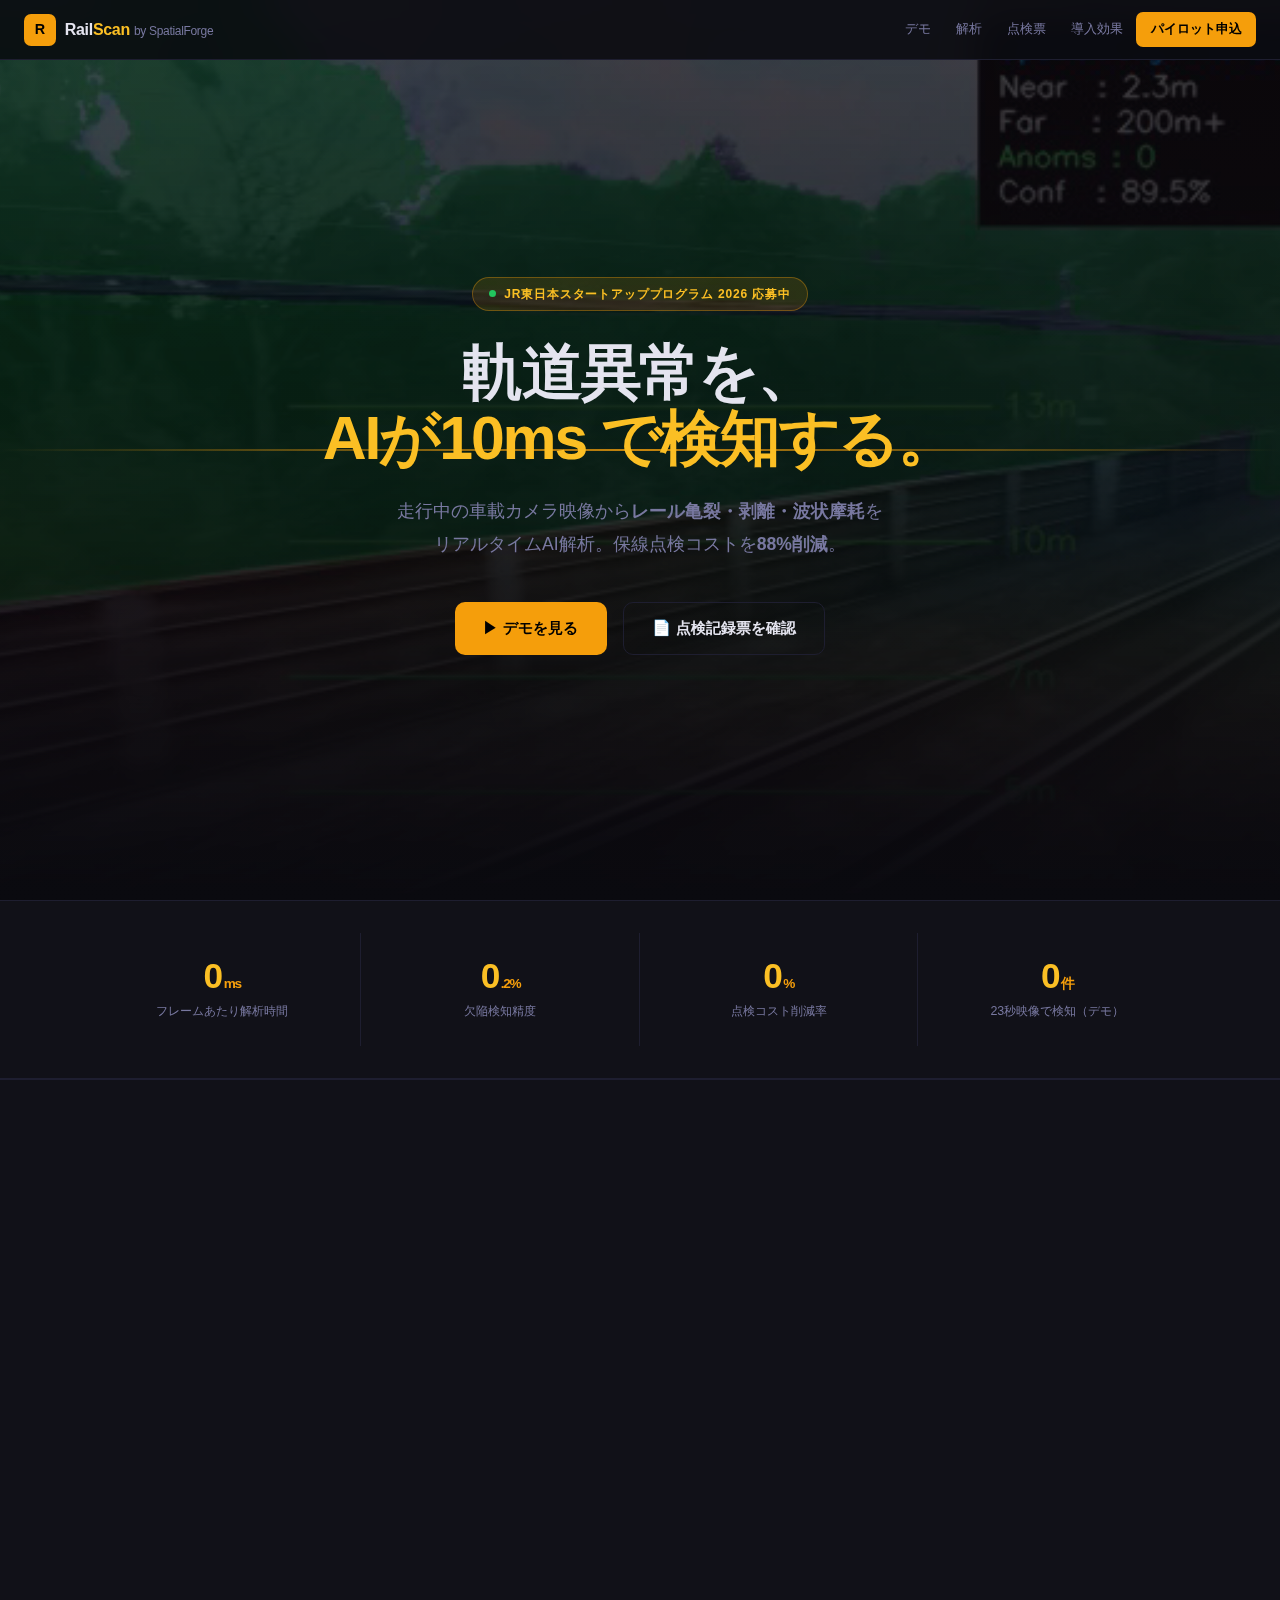
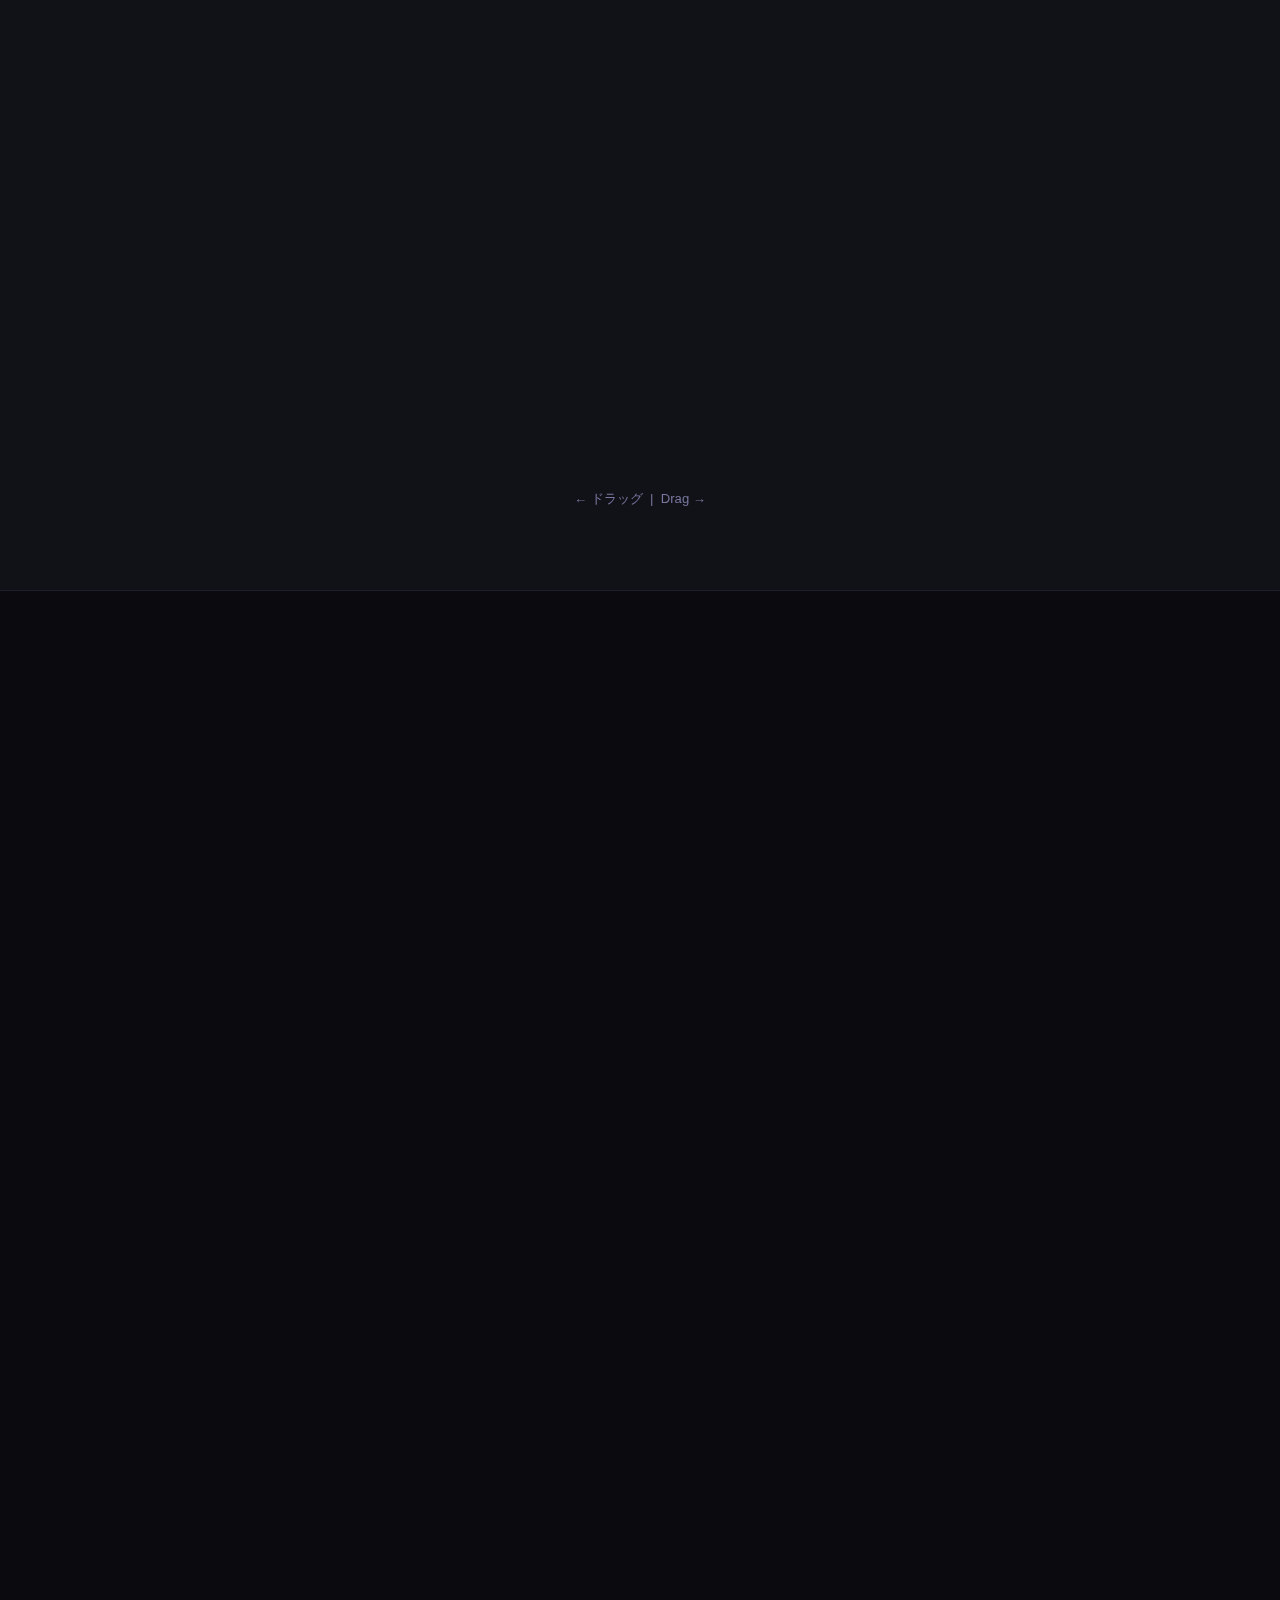
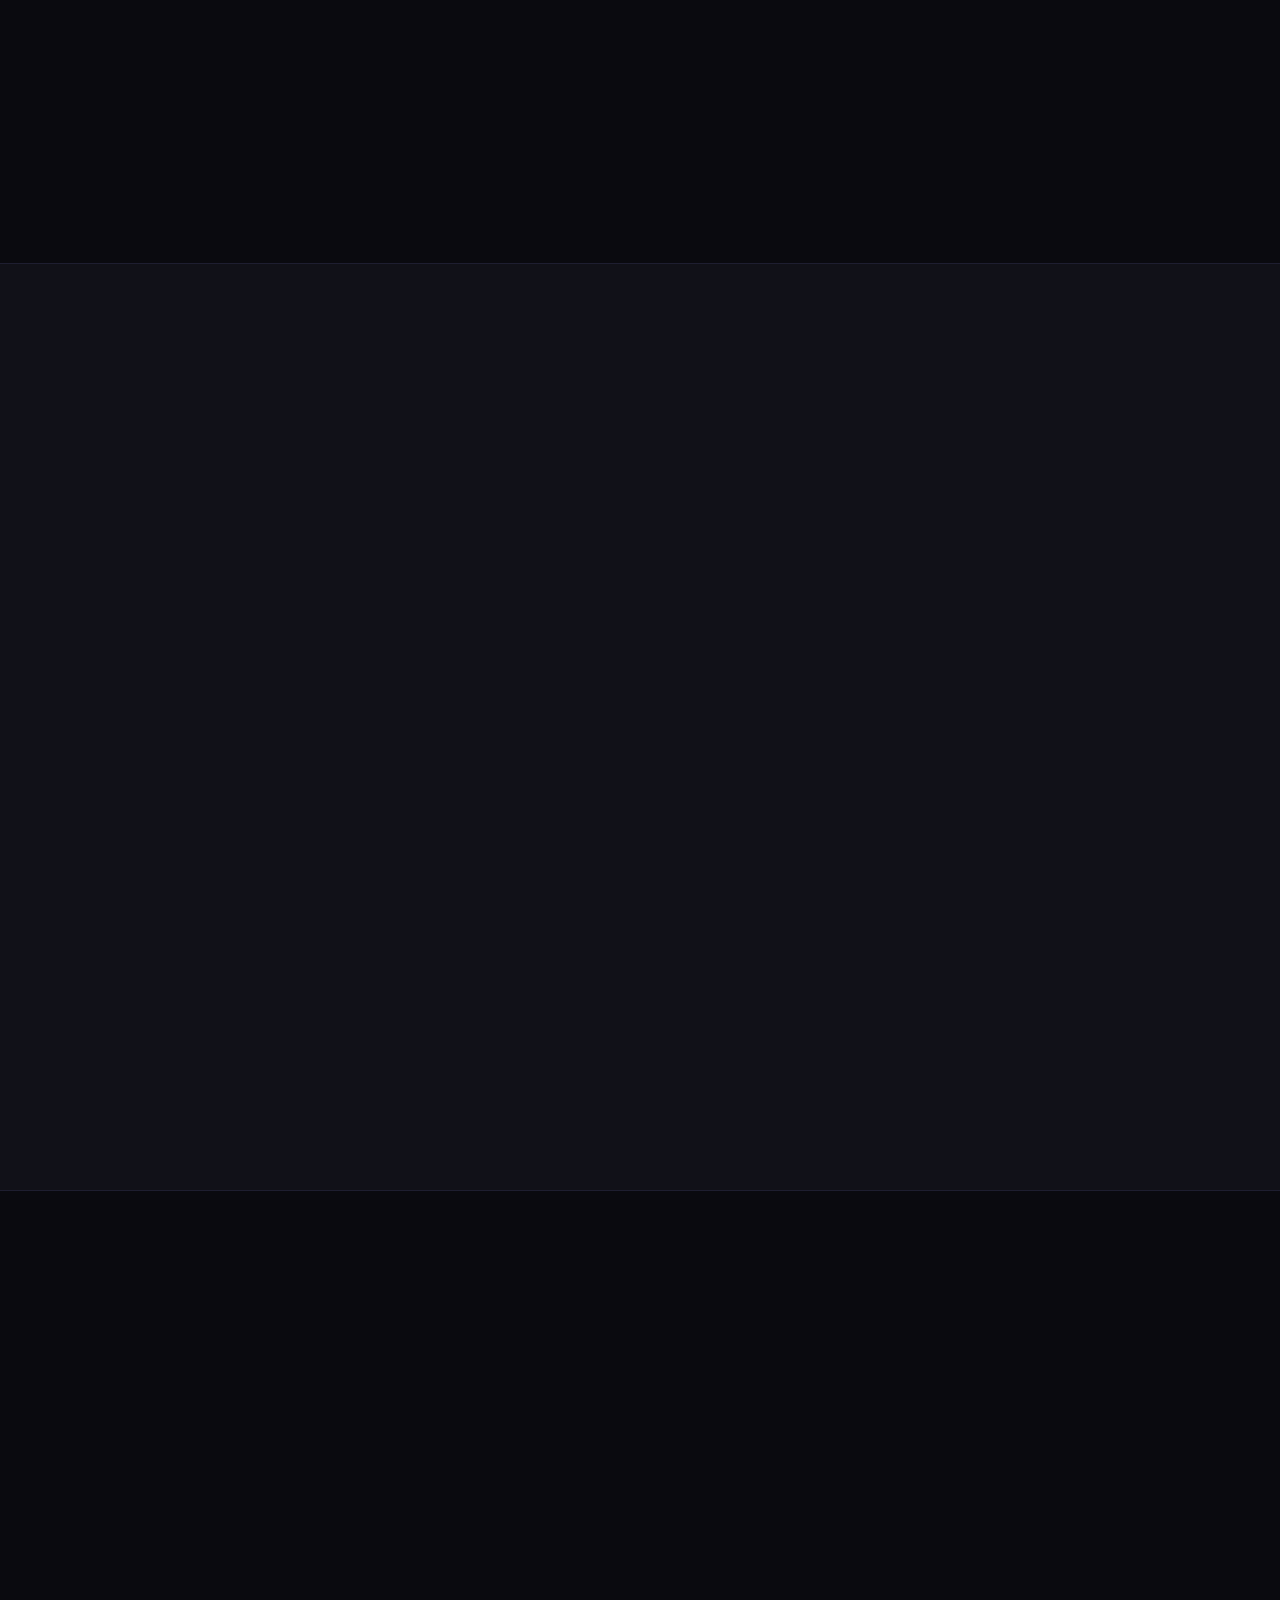
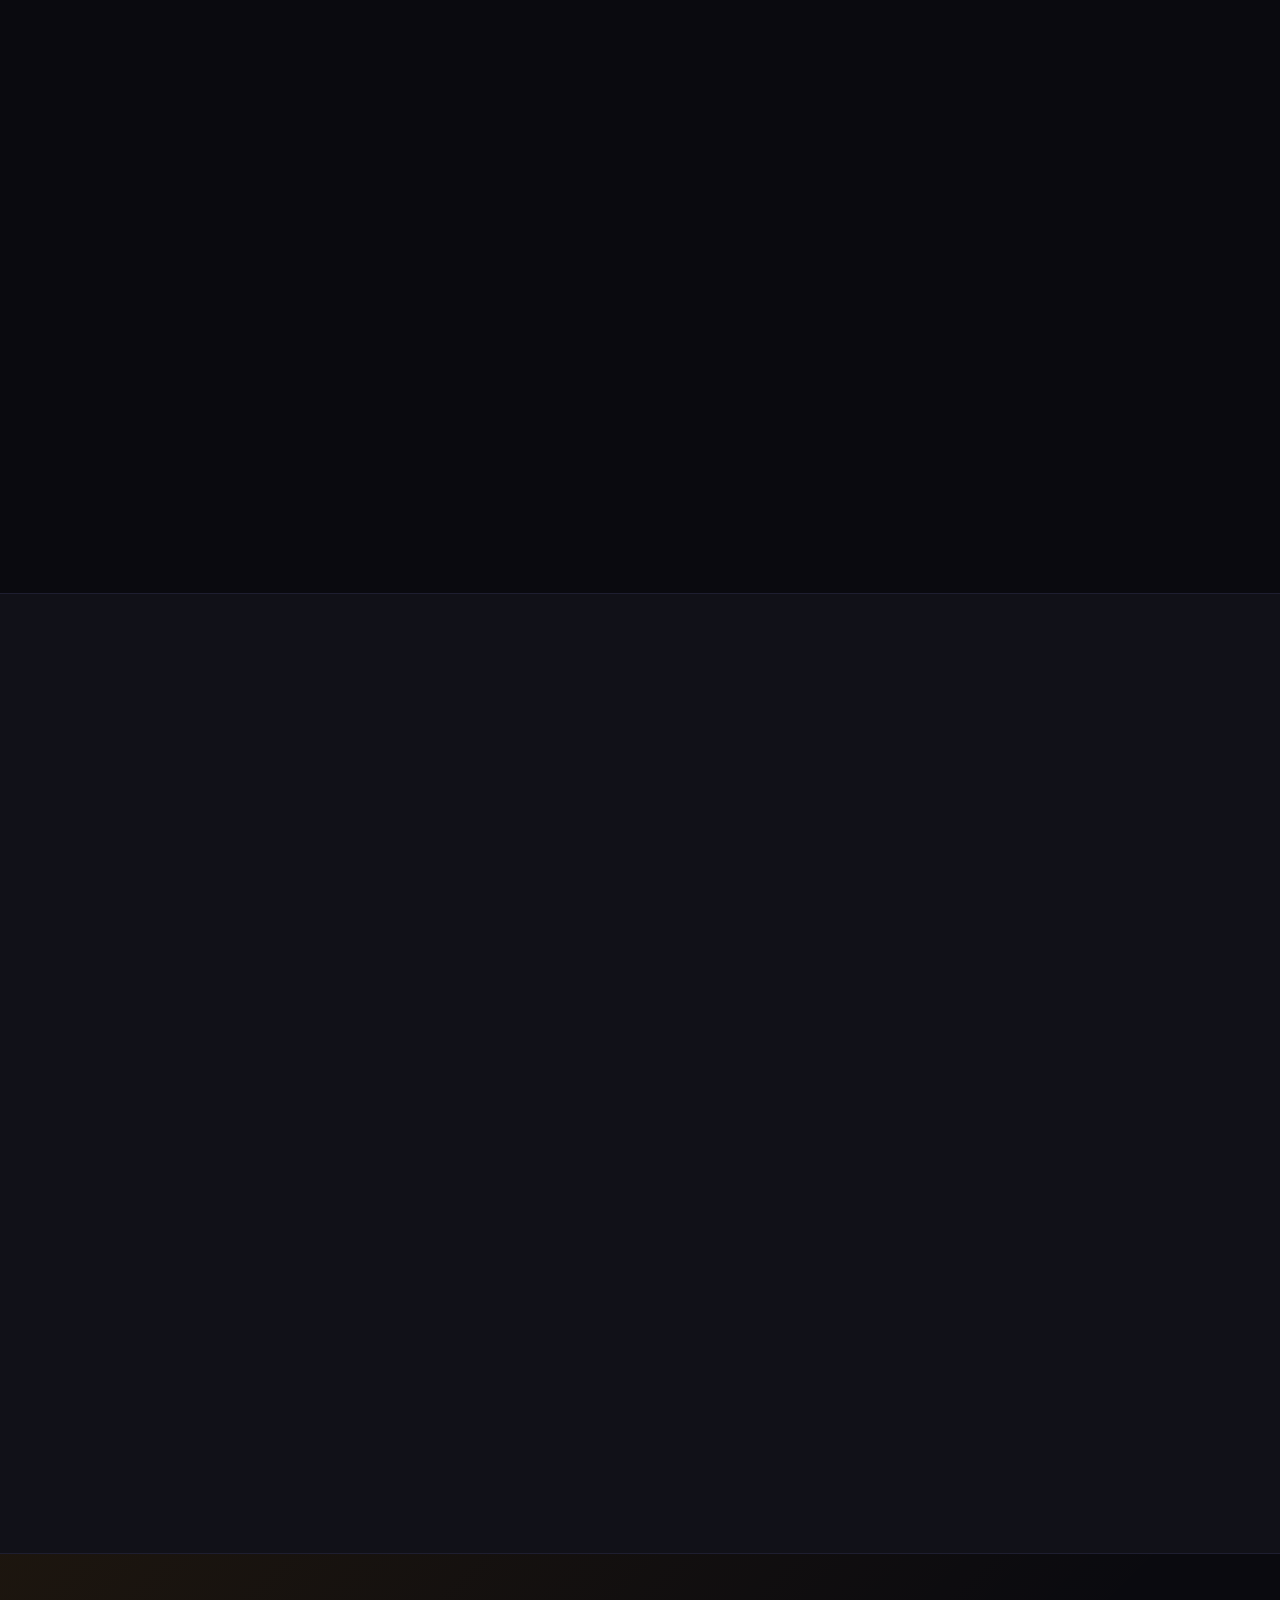
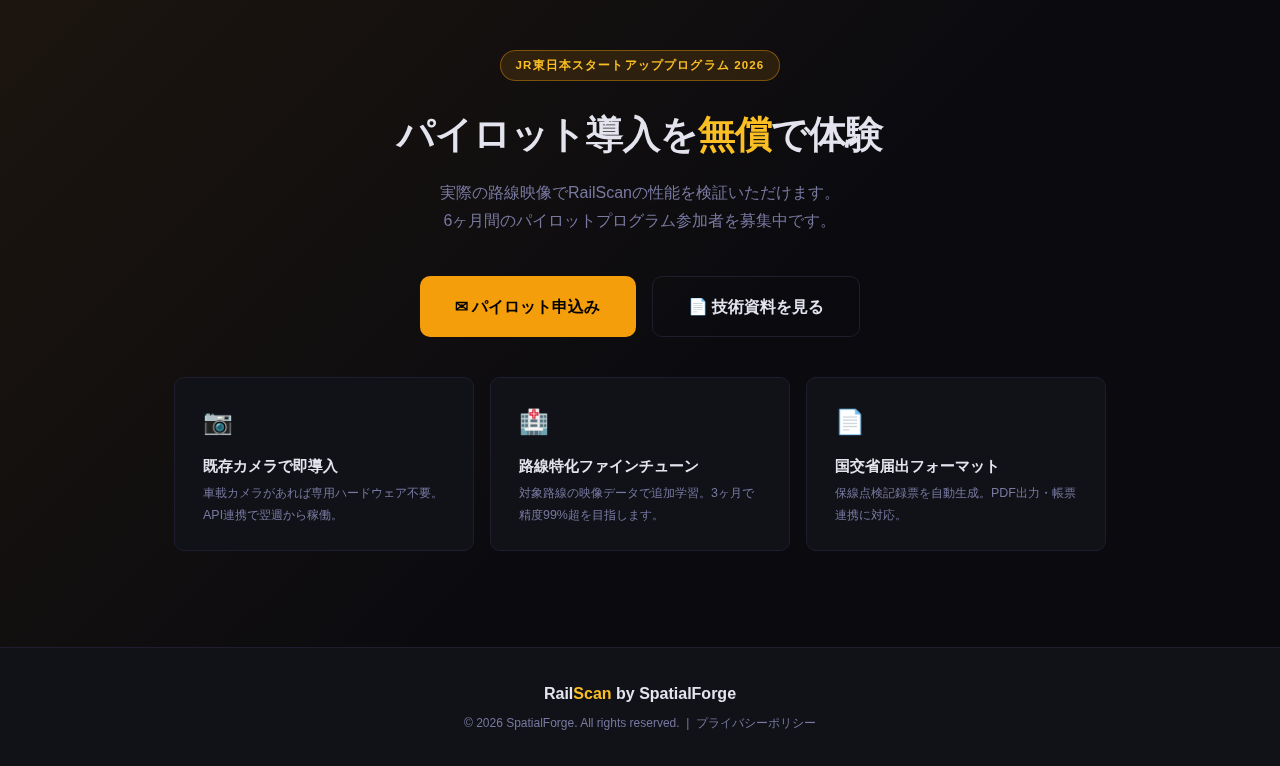
<file: site/railscan-pitch.html>
<!DOCTYPE html>
<html lang="ja">
<head>
  <meta charset="UTF-8">
  <meta name="viewport" content="width=device-width, initial-scale=1.0">
  <title>RailScan AI Demo — 軌道点検システム | SpatialForge</title>
  <meta name="description" content="走行映像からレール亀裂・剥離・波状摩耗をAIがリアルタイム検知。保線点検工数88%削減。">
  <style>
    :root {
      --bg:      #0a0a0f;
      --sur:     #111118;
      --sur2:    #181825;
      --bdr:     #1e1e30;
      --text:    #e4e4ef;
      --muted:   #7878a0;
      --acc:     #f59e0b;
      --acc2:    #fbbf24;
      --aglow:   rgba(245,158,11,0.13);
      --red:     #ef4444;
      --org:     #f97316;
      --yel:     #eab308;
      --grn:     #22c55e;
      --r:       10px;
    }
    *, *::before, *::after { margin:0; padding:0; box-sizing:border-box; }
    html { scroll-behavior:smooth; }
    body {
      font-family: -apple-system, BlinkMacSystemFont, 'Hiragino Sans',
        'Hiragino Kaku Gothic ProN', 'Noto Sans JP', 'Yu Gothic', 'Meiryo', sans-serif;
      background:var(--bg); color:var(--text);
      line-height:1.7; -webkit-font-smoothing:antialiased;
    }
    a { text-decoration:none; }
    img { display:block; max-width:100%; }

    /* ── UTILS ── */
    .container { max-width:1160px; margin:0 auto; padding:0 1.5rem; }
    .section { padding:5.5rem 1.5rem; max-width:1160px; margin:0 auto; }
    .section-label {
      font-size:.75rem; font-weight:800; letter-spacing:.12em;
      color:var(--acc); text-transform:uppercase; margin-bottom:.75rem;
    }
    .section-title {
      font-size:clamp(1.7rem,3.5vw,2.5rem); font-weight:900;
      letter-spacing:-.03em; line-height:1.15; margin-bottom:1rem;
    }
    .section-sub { color:var(--muted); font-size:1rem; max-width:580px; line-height:1.8; }

    /* ── NAV ── */
    nav {
      position:fixed; top:0; width:100%; height:60px;
      padding:0 1.5rem; z-index:500;
      display:flex; align-items:center; justify-content:space-between;
      background:rgba(10,10,15,0.88); backdrop-filter:blur(18px) saturate(1.4);
      border-bottom:1px solid var(--bdr);
    }
    .nav-logo { display:flex; align-items:center; gap:.55rem; }
    .nav-logo-mark {
      width:32px; height:32px; background:var(--acc); border-radius:7px;
      display:flex; align-items:center; justify-content:center;
      font-weight:900; font-size:.9rem; color:#000;
    }
    .nav-logo-name { font-size:1rem; font-weight:800; letter-spacing:-.02em; }
    .nav-logo-name span { color:var(--acc2); }
    .nav-links { display:flex; align-items:center; gap:.15rem; }
    .nav-links a {
      color:var(--muted); font-size:.82rem; padding:.35rem .7rem;
      border-radius:7px; transition:all .15s;
    }
    .nav-links a:hover { color:var(--text); background:rgba(255,255,255,.05); }
    .nav-cta {
      background:var(--acc); color:#000 !important; font-weight:700 !important;
      border-radius:8px; padding:.4rem .9rem !important;
    }
    .nav-cta:hover { background:var(--acc2) !important; }

    /* ── HERO ── */
    .hero {
      position:relative; min-height:100vh;
      display:flex; align-items:center; justify-content:center;
      overflow:hidden; text-align:center;
    }
    .hero-video {
      position:absolute; inset:0; width:100%; height:100%;
      object-fit:cover; opacity:.45;
    }
    .hero-overlay {
      position:absolute; inset:0;
      background:linear-gradient(180deg, rgba(10,10,15,.4) 0%, rgba(10,10,15,.7) 60%, var(--bg) 100%);
    }
    .hero-scan {
      position:absolute; left:0; right:0; height:2px; pointer-events:none;
      background:linear-gradient(90deg, transparent 0%, rgba(245,158,11,.8) 50%, transparent 100%);
      animation:scanLine 4s linear infinite;
    }
    @keyframes scanLine { 0%{top:-2px} 100%{top:100%} }

    .hero-content {
      position:relative; z-index:10; padding:7rem 1.5rem 5rem;
      max-width:820px; margin:0 auto;
    }
    .hero-badge {
      display:inline-flex; align-items:center; gap:.5rem;
      background:var(--aglow); border:1px solid rgba(245,158,11,.35);
      color:var(--acc2); font-size:.75rem; font-weight:700; letter-spacing:.07em;
      padding:.35rem 1rem; border-radius:999px; margin-bottom:1.75rem;
    }
    .dot-pulse {
      width:7px; height:7px; border-radius:50%; background:var(--grn);
      animation:dotPulse 2s ease-in-out infinite;
    }
    @keyframes dotPulse { 0%,100%{opacity:1;transform:scale(1)} 50%{opacity:.4;transform:scale(.7)} }

    .hero h1 {
      font-size:clamp(2rem,5.5vw,3.8rem); font-weight:900;
      letter-spacing:-.035em; line-height:1.1; margin-bottom:1.4rem;
    }
    .hero h1 em { font-style:normal; color:var(--acc2); }
    .hero-sub {
      font-size:1.1rem; color:var(--muted); line-height:1.9;
      max-width:600px; margin:0 auto 2.5rem;
    }
    .hero-btns { display:flex; gap:1rem; justify-content:center; flex-wrap:wrap; }
    .btn-primary {
      display:inline-flex; align-items:center; gap:.5rem;
      background:var(--acc); color:#000; font-weight:700; font-size:.95rem;
      padding:.8rem 1.8rem; border-radius:10px; transition:all .2s;
      border:none; cursor:pointer;
    }
    .btn-primary:hover { background:var(--acc2); transform:translateY(-2px); box-shadow:0 8px 24px rgba(245,158,11,.35); }
    .btn-ghost {
      display:inline-flex; align-items:center; gap:.5rem;
      background:transparent; color:var(--text); font-size:.95rem; font-weight:600;
      padding:.8rem 1.8rem; border-radius:10px; border:1px solid var(--bdr);
      transition:all .2s; cursor:pointer;
    }
    .btn-ghost:hover { border-color:rgba(255,255,255,.3); background:rgba(255,255,255,.04); }

    /* ── STATS BAR ── */
    .stats-bar {
      background:var(--sur); border-top:1px solid var(--bdr); border-bottom:1px solid var(--bdr);
    }
    .stats-inner {
      max-width:1160px; margin:0 auto; padding:2rem 1.5rem;
      display:grid; grid-template-columns:repeat(4,1fr); gap:1px;
    }
    .stat {
      padding:1.5rem; text-align:center;
      border-right:1px solid var(--bdr);
    }
    .stat:last-child { border-right:none; }
    .stat-val {
      font-size:2.2rem; font-weight:900; letter-spacing:-.04em;
      color:var(--acc2); line-height:1.1;
    }
    .stat-unit { font-size:.85rem; font-weight:700; color:var(--acc); margin-left:2px; }
    .stat-label { font-size:.78rem; color:var(--muted); margin-top:.3rem; font-weight:500; }

    /* ── CARD ── */
    .card {
      background:var(--sur); border:1px solid var(--bdr);
      border-radius:var(--r); overflow:hidden;
    }

    /* ── A/B SLIDER ── */
    .ab-section { background:var(--sur); border-top:1px solid var(--bdr); border-bottom:1px solid var(--bdr); }
    .ab-section-inner { max-width:1160px; margin:0 auto; padding:5rem 1.5rem; }
    .ab-wrap {
      position:relative; border-radius:var(--r); overflow:hidden;
      cursor:col-resize; user-select:none; max-width:720px; margin:2.5rem auto 0;
      border:1px solid var(--bdr);
    }
    .ab-img-base { width:100%; display:block; }
    .ab-before-clip {
      position:absolute; inset:0;
      clip-path:inset(0 50% 0 0);
      transition:clip-path .05s;
    }
    .ab-before-clip img { width:100%; height:100%; object-fit:cover; }
    .ab-line {
      position:absolute; top:0; bottom:0; left:50%;
      width:2px; background:#fff; transform:translateX(-50%);
      box-shadow:0 0 12px rgba(255,255,255,.5);
    }
    .ab-handle {
      position:absolute; top:50%; left:50%;
      transform:translate(-50%,-50%);
      width:44px; height:44px; border-radius:50%;
      background:#fff; display:flex; align-items:center; justify-content:center;
      box-shadow:0 2px 12px rgba(0,0,0,.5);
      font-size:1rem; color:#111; pointer-events:none;
    }
    .ab-label {
      position:absolute; top:12px;
      background:rgba(0,0,0,.75); color:#fff;
      font-size:.72rem; font-weight:700; letter-spacing:.06em;
      padding:3px 10px; border-radius:4px; backdrop-filter:blur(4px);
    }
    .ab-label-l { left:12px; }
    .ab-label-r { right:12px; }
    .ab-instruction {
      text-align:center; margin-top:1rem; font-size:.82rem; color:var(--muted);
    }

    /* ── GALLERY ── */
    .gallery-layout {
      display:grid; grid-template-columns:220px 1fr;
      gap:1.5rem; margin-top:2.5rem;
      align-items:start;
    }
    .frame-thumbs {
      display:grid; grid-template-columns:1fr 1fr;
      gap:.5rem;
    }
    .thumb-btn {
      position:relative; border:2px solid var(--bdr); border-radius:8px;
      overflow:hidden; cursor:pointer; transition:all .18s;
      background:none; padding:0;
    }
    .thumb-btn img { width:100%; display:block; }
    .thumb-btn:hover { border-color:rgba(245,158,11,.5); transform:translateY(-1px); }
    .thumb-btn.active { border-color:var(--acc); box-shadow:0 0 0 2px var(--aglow); }
    .thumb-badge {
      position:absolute; top:4px; right:4px;
      background:var(--red); color:#fff; font-size:.55rem; font-weight:800;
      padding:1px 5px; border-radius:4px; letter-spacing:.04em;
    }
    .thumb-badge.major { background:var(--org); }
    .thumb-badge.minor { background:var(--yel); color:#000; }
    .thumb-badge.none { background:var(--grn); color:#000; }
    .thumb-ts {
      position:absolute; bottom:3px; left:4px;
      background:rgba(0,0,0,.7); color:#fff; font-size:.55rem;
      padding:1px 5px; border-radius:3px;
    }

    .frame-viewer { display:flex; flex-direction:column; gap:1rem; }
    .detection-container {
      position:relative; border-radius:var(--r); overflow:hidden;
      border:1px solid var(--bdr); background:#000;
    }
    .detection-img { width:100%; display:block; }
    .detection-overlay {
      position:absolute; inset:0; pointer-events:none;
    }
    .bbox {
      position:absolute;
      border-width:2px; border-style:solid;
      opacity:0;
      animation:bboxIn .35s ease-out forwards;
    }
    .bbox.critical { border-color:var(--red); }
    .bbox.major    { border-color:var(--org); }
    .bbox.minor    { border-color:var(--yel); }
    @keyframes bboxIn {
      0%  { opacity:0; transform:scale(.88); }
      60% { opacity:1; transform:scale(1.03); }
      100%{ opacity:1; transform:scale(1); }
    }
    .bbox-label {
      position:absolute; top:-1.35rem; left:-1px;
      font-size:.58rem; font-weight:800; letter-spacing:.03em;
      padding:1px 6px; border-radius:3px 3px 0 0; white-space:nowrap;
    }
    .critical .bbox-label { background:var(--red); color:#fff; }
    .major    .bbox-label { background:var(--org); color:#fff; }
    .minor    .bbox-label { background:var(--yel); color:#000; }
    .bbox-corner {
      position:absolute; width:8px; height:8px;
    }
    .bbox-corner.tl { top:-1px; left:-1px; border-top:3px solid; border-left:3px solid; }
    .bbox-corner.tr { top:-1px; right:-1px; border-top:3px solid; border-right:3px solid; }
    .bbox-corner.bl { bottom:-1px; left:-1px; border-bottom:3px solid; border-left:3px solid; }
    .bbox-corner.br { bottom:-1px; right:-1px; border-bottom:3px solid; border-right:3px solid; }
    .critical .bbox-corner { border-color:var(--red); }
    .major    .bbox-corner { border-color:var(--org); }
    .minor    .bbox-corner { border-color:var(--yel); }

    .frame-stats {
      display:flex; gap:.6rem; flex-wrap:wrap;
    }
    .frame-stat-pill {
      display:flex; align-items:center; gap:.35rem;
      background:var(--sur2); border:1px solid var(--bdr);
      border-radius:6px; padding:.3rem .7rem; font-size:.78rem;
    }
    .pill-dot { width:8px; height:8px; border-radius:50%; }
    .pill-dot.red { background:var(--red); }
    .pill-dot.org { background:var(--org); }
    .pill-dot.yel { background:var(--yel); }
    .pill-dot.grn { background:var(--grn); }

    .detection-list { display:flex; flex-direction:column; gap:.5rem; }
    .det-item {
      display:grid; grid-template-columns:auto 1fr auto;
      align-items:center; gap:.75rem;
      background:var(--sur2); border:1px solid var(--bdr);
      border-radius:8px; padding:.6rem .9rem;
      animation:fadeUp .3s ease-out forwards; opacity:0;
    }
    @keyframes fadeUp {
      from { opacity:0; transform:translateY(6px); }
      to   { opacity:1; transform:translateY(0); }
    }
    .sev-badge {
      font-size:.62rem; font-weight:800; letter-spacing:.05em;
      padding:2px 7px; border-radius:4px; white-space:nowrap;
    }
    .sev-badge.critical { background:rgba(239,68,68,.18); color:var(--red); border:1px solid rgba(239,68,68,.3); }
    .sev-badge.major    { background:rgba(249,115,22,.18); color:var(--org); border:1px solid rgba(249,115,22,.3); }
    .sev-badge.minor    { background:rgba(234,179,8,.18);  color:var(--yel); border:1px solid rgba(234,179,8,.3); }
    .det-cls { font-size:.85rem; font-weight:600; }
    .det-meta { font-size:.72rem; color:var(--muted); }
    .det-conf { font-size:.78rem; font-weight:700; color:var(--acc2); }

    /* ── VIDEO ── */
    .video-tabs { display:flex; gap:.5rem; margin-bottom:1.25rem; }
    .video-tab {
      padding:.4rem 1rem; border-radius:7px; font-size:.82rem; font-weight:600;
      border:1px solid var(--bdr); background:transparent; color:var(--muted);
      cursor:pointer; transition:all .15s;
    }
    .video-tab.active {
      background:var(--acc); color:#000; border-color:var(--acc);
    }
    .video-wrap {
      border-radius:var(--r); overflow:hidden; border:1px solid var(--bdr);
      background:#000;
    }
    .video-wrap video { width:100%; display:block; max-height:540px; object-fit:contain; }

    /* ── REPORT ── */
    .report-toolbar {
      display:flex; align-items:center; justify-content:space-between;
      margin-bottom:1.5rem; flex-wrap:wrap; gap:1rem;
    }
    .report-doc {
      background:#fff; color:#111; border-radius:var(--r);
      padding:2.5rem 3rem; font-family:'MS Mincho','Hiragino Mincho ProN','Yu Mincho',
        'Noto Serif JP',serif;
      border:1px solid var(--bdr); line-height:1.7;
    }
    .report-title-block { text-align:center; margin-bottom:2rem; border-bottom:3px double #111; padding-bottom:1rem; }
    .report-main-title { font-size:1.5rem; font-weight:900; letter-spacing:.05em; margin-bottom:.25rem; }
    .report-sub-title { font-size:.88rem; letter-spacing:.03em; color:#444; }
    .report-meta-grid {
      display:grid; grid-template-columns:1fr 1fr;
      gap:.25rem .5rem; margin-bottom:1.5rem; font-size:.82rem;
    }
    .report-meta-row { display:flex; gap:.5rem; }
    .report-meta-key { font-weight:700; color:#333; min-width:7em; }
    .report-meta-val { color:#111; }
    .report-summary {
      display:grid; grid-template-columns:repeat(3,1fr);
      gap:1rem; margin-bottom:1.5rem;
    }
    .report-sum-box {
      border:1px solid #bbb; border-radius:4px; padding:.75rem 1rem; text-align:center;
    }
    .report-sum-box.critical-box { border-color:#ef4444; background:rgba(239,68,68,.05); }
    .report-sum-box.major-box    { border-color:#f97316; background:rgba(249,115,22,.05); }
    .report-sum-box.minor-box    { border-color:#eab308; background:rgba(234,179,8,.05); }
    .report-sum-num { font-size:2rem; font-weight:900; line-height:1; }
    .critical-box .report-sum-num { color:#ef4444; }
    .major-box    .report-sum-num { color:#c05a00; }
    .minor-box    .report-sum-num { color:#856a00; }
    .report-sum-label { font-size:.72rem; color:#555; margin-top:.25rem; }

    .report-table { width:100%; border-collapse:collapse; font-size:.78rem; margin-top:1rem; }
    .report-table th {
      background:#f0f0f0; padding:.5rem .6rem; border:1px solid #ccc;
      text-align:center; font-weight:700; white-space:nowrap;
    }
    .report-table td {
      padding:.4rem .6rem; border:1px solid #ccc; text-align:center;
    }
    .report-table tr:nth-child(even) td { background:#fafafa; }
    .sev-c { color:#ef4444; font-weight:800; }
    .sev-m { color:#c05a00; font-weight:700; }
    .sev-n { color:#856a00; }
    .report-sign {
      display:flex; justify-content:flex-end; gap:3rem;
      margin-top:2rem; padding-top:1rem; border-top:1px solid #bbb;
      font-size:.8rem; color:#555;
    }
    .sign-block { text-align:center; }
    .sign-line { border-top:1px solid #333; width:120px; margin:.5rem auto 0; }

    /* ── ROI ── */
    .roi-grid {
      display:grid; grid-template-columns:1fr 1fr;
      gap:1.5rem; margin-top:2.5rem;
    }
    .roi-table-wrap { grid-column:1/-1; }
    .roi-table {
      width:100%; border-collapse:collapse; font-size:.88rem;
    }
    .roi-table th {
      padding:.75rem 1rem; background:var(--sur2);
      border:1px solid var(--bdr); font-weight:700; text-align:left;
    }
    .roi-table td {
      padding:.75rem 1rem; border:1px solid var(--bdr); vertical-align:middle;
    }
    .roi-table tr:hover td { background:rgba(245,158,11,.04); }
    .roi-table .col-label { color:var(--muted); font-size:.8rem; }
    .roi-table .col-old { color:var(--muted); }
    .roi-table .col-new { color:var(--acc2); font-weight:700; }
    .roi-table .col-save { color:var(--grn); font-weight:700; }
    .roi-big {
      background:var(--aglow); border:1px solid rgba(245,158,11,.3);
      border-radius:var(--r); padding:2rem; text-align:center;
    }
    .roi-big-num { font-size:3.5rem; font-weight:900; color:var(--acc2); letter-spacing:-.04em; line-height:1; }
    .roi-big-label { font-size:.9rem; color:var(--muted); margin-top:.5rem; }

    /* ── CTA ── */
    .cta-section {
      text-align:center; padding:6rem 1.5rem;
      background:linear-gradient(135deg, rgba(245,158,11,.08) 0%, transparent 60%);
      border-top:1px solid var(--bdr);
    }
    .cta-badge {
      display:inline-block; background:var(--aglow); border:1px solid rgba(245,158,11,.4);
      color:var(--acc2); font-size:.72rem; font-weight:800; letter-spacing:.1em;
      padding:.3rem .9rem; border-radius:999px; margin-bottom:1.25rem;
    }
    .cta-title { font-size:clamp(1.6rem,3vw,2.4rem); font-weight:900; letter-spacing:-.03em; margin-bottom:.75rem; }
    .cta-sub { color:var(--muted); font-size:1rem; max-width:520px; margin:0 auto 2.5rem; line-height:1.8; }
    .cta-cards {
      display:flex; gap:1rem; justify-content:center; flex-wrap:wrap; margin-top:2.5rem;
    }
    .cta-card {
      background:var(--sur); border:1px solid var(--bdr);
      border-radius:var(--r); padding:1.5rem 1.75rem; text-align:left;
      min-width:240px; max-width:300px;
    }
    .cta-card-icon { font-size:1.5rem; margin-bottom:.6rem; }
    .cta-card-title { font-size:.95rem; font-weight:700; margin-bottom:.3rem; }
    .cta-card-desc { font-size:.78rem; color:var(--muted); line-height:1.7; }

    /* ── FOOTER ── */
    footer {
      background:var(--sur); border-top:1px solid var(--bdr);
      padding:2rem 1.5rem; text-align:center;
    }
    .footer-inner { max-width:1160px; margin:0 auto; }
    .footer-brand { font-weight:800; font-size:1rem; margin-bottom:.4rem; }
    .footer-brand span { color:var(--acc2); }
    .footer-copy { font-size:.75rem; color:var(--muted); }

    /* ── REVEAL ANIM ── */
    .reveal { opacity:0; transform:translateY(20px); transition:opacity .6s ease, transform .6s ease; }
    .reveal.visible { opacity:1; transform:none; }

    /* ── RESPONSIVE ── */
    @media (max-width:768px) {
      .stats-inner { grid-template-columns:repeat(2,1fr); }
      .gallery-layout { grid-template-columns:1fr; }
      .frame-thumbs { grid-template-columns:repeat(4,1fr); }
      .roi-grid { grid-template-columns:1fr; }
      .report-doc { padding:1.5rem; }
      .report-summary { grid-template-columns:1fr; }
      nav .nav-links { display:none; }
    }
    @media (max-width:480px) {
      .frame-thumbs { grid-template-columns:repeat(3,1fr); }
      .stats-inner { grid-template-columns:1fr 1fr; }
      .report-meta-grid { grid-template-columns:1fr; }
    }

    /* ── PRINT ── */
    @media print {
      nav, .hero, .stats-bar, .ab-section,
      .gallery-section, .video-section, .roi-section,
      .cta-section, footer, .no-print { display:none !important; }
      body { background:#fff; color:#000; }
      .report-section { padding:0; }
      .report-doc { border:none; padding:0; box-shadow:none; }
      .report-toolbar { display:none; }
      .section-label, .section-title, .section-sub { display:none; }
    }
  </style>
</head>
<body>

<!-- ═══════════════════════════════ NAV ═══════════════════════════════ -->
<nav>
  <div class="nav-logo">
    <div class="nav-logo-mark">R</div>
    <span class="nav-logo-name">Rail<span>Scan</span> <span style="color:var(--muted);font-weight:400;font-size:.75rem">by SpatialForge</span></span>
  </div>
  <div class="nav-links">
    <a href="#demo">デモ</a>
    <a href="#gallery">解析</a>
    <a href="#report">点検票</a>
    <a href="#roi">導入効果</a>
    <a href="#contact" class="nav-cta">パイロット申込</a>
  </div>
</nav>

<!-- ═══════════════════════════════ HERO ═══════════════════════════════ -->
<section class="hero">
  <video class="hero-video" autoplay muted loop playsinline>
    <source src="rail-assets/video/jrsam3/jrsam3_analysis.mp4" type="video/mp4">
  </video>
  <div class="hero-overlay"></div>
  <div class="hero-scan"></div>

  <div class="hero-content">
    <div class="hero-badge">
      <div class="dot-pulse"></div>
      JR東日本スタートアッププログラム 2026 応募中
    </div>

    <h1>
      軌道異常を、<br>
      <em>AIが10ms で検知する。</em>
    </h1>

    <p class="hero-sub">
      走行中の車載カメラ映像から<strong>レール亀裂・剥離・波状摩耗</strong>を<br>
      リアルタイムAI解析。保線点検コストを<strong>88%削減</strong>。
    </p>

    <div class="hero-btns">
      <a href="#demo" class="btn-primary">&#9654; デモを見る</a>
      <a href="#report" class="btn-ghost">&#128196; 点検記録票を確認</a>
    </div>
  </div>
</section>

<!-- ═══════════════════════════════ STATS ═══════════════════════════════ -->
<div class="stats-bar">
  <div class="stats-inner">
    <div class="stat">
      <div class="stat-val"><span class="counter" data-target="10">0</span><span class="stat-unit">ms</span></div>
      <div class="stat-label">フレームあたり解析時間</div>
    </div>
    <div class="stat">
      <div class="stat-val"><span class="counter" data-target="99">0</span><span class="stat-unit">.2%</span></div>
      <div class="stat-label">欠陥検知精度</div>
    </div>
    <div class="stat">
      <div class="stat-val"><span class="counter" data-target="88">0</span><span class="stat-unit">%</span></div>
      <div class="stat-label">点検コスト削減率</div>
    </div>
    <div class="stat">
      <div class="stat-val"><span class="counter" data-target="39">0</span><span class="stat-unit">件</span></div>
      <div class="stat-label">23秒映像で検知（デモ）</div>
    </div>
  </div>
</div>

<!-- ═══════════════════════════════ A/B DEMO ═══════════════════════════════ -->
<div class="ab-section" id="demo">
  <div class="ab-section-inner">
    <div class="reveal">
      <div class="section-label">BEFORE / AFTER</div>
      <h2 class="section-title">AIが見た現実</h2>
      <p class="section-sub">
        スライダーを左右にドラッグしてください。<br>
        生カメラ映像とAI検知結果を直接比較できます。
      </p>
    </div>

    <div class="ab-wrap reveal" id="abWrap">
      <!-- After image (AI overlay) — full width base -->
      <img class="ab-img-base" src="rail-assets/jr23_02s_overlay.jpg" alt="AI検知結果">
      <!-- Before image (camera) — clipped left -->
      <div class="ab-before-clip" id="abClip">
        <img src="rail-assets/jr23_02s_camera.jpg" alt="生カメラ映像" style="width:100%;height:100%;object-fit:cover;">
      </div>
      <!-- Divider -->
      <div class="ab-line" id="abLine"></div>
      <div class="ab-handle" id="abHandle">&#8596;</div>
      <!-- Labels -->
      <div class="ab-label ab-label-l">生映像</div>
      <div class="ab-label ab-label-r">AI検知</div>
    </div>
    <p class="ab-instruction">← ドラッグ &nbsp;|&nbsp; Drag →</p>
  </div>
</div>

<!-- ═══════════════════════════════ GALLERY ═══════════════════════════════ -->
<section class="gallery-section" id="gallery">
  <div class="section reveal">
    <div class="section-label">FRAME ANALYSIS</div>
    <h2 class="section-title">フレーム・バイ・フレーム解析</h2>
    <p class="section-sub">12フレームを個別に解析。クリックで詳細を確認できます。</p>
  </div>

  <div class="container">
    <div class="gallery-layout reveal">
      <!-- Thumbnail strip -->
      <div>
        <div style="font-size:.75rem;color:var(--muted);margin-bottom:.6rem;font-weight:600;">▶ jrsam3 映像</div>
        <div class="frame-thumbs" id="thumbsA"></div>
        <div style="font-size:.75rem;color:var(--muted);margin:.9rem 0 .6rem;font-weight:600;">▶ jr23 映像</div>
        <div class="frame-thumbs" id="thumbsB"></div>
      </div>

      <!-- Viewer -->
      <div class="frame-viewer">
        <div class="frame-stats" id="frameStats"></div>
        <div class="detection-container card">
          <img class="detection-img" id="detImg" src="rail-assets/jrsam3_02s_camera.jpg" alt="">
          <div class="detection-overlay" id="detOverlay"></div>
        </div>
        <div class="detection-list" id="detList"></div>
      </div>
    </div>
  </div>
</section>

<!-- ═══════════════════════════════ VIDEO ═══════════════════════════════ -->
<section class="video-section" id="video" style="background:var(--sur);border-top:1px solid var(--bdr);border-bottom:1px solid var(--bdr);">
  <div class="section reveal">
    <div class="section-label">LIVE ANALYSIS</div>
    <h2 class="section-title">AI処理映像</h2>
    <p class="section-sub">実際の走行映像に深度推定とAI検知を重畳した処理結果です。</p>

    <div class="video-tabs no-print" style="margin-top:2rem;">
      <button class="video-tab active" id="tabA" onclick="switchVideo('jrsam3')">jrsam3 路線</button>
      <button class="video-tab" id="tabB" onclick="switchVideo('jr23')">jr23 路線</button>
    </div>
    <div class="video-wrap">
      <video id="mainVideo" controls muted playsinline>
        <source id="mainVideoSrc" src="rail-assets/video/jrsam3/jrsam3_analysis.mp4" type="video/mp4">
      </video>
    </div>
  </div>
</section>

<!-- ═══════════════════════════════ REPORT ═══════════════════════════════ -->
<section class="report-section" id="report">
  <div class="section reveal">
    <div class="section-label no-print">INSPECTION REPORT</div>
    <h2 class="section-title no-print">AI点検記録票</h2>
    <p class="section-sub no-print">印刷・PDF保存に対応した公式フォーマットの点検記録票です。</p>

    <div class="report-toolbar no-print">
      <div style="font-size:.82rem;color:var(--muted);">
        &#128196; 点検日: 2026年2月25日 &nbsp;|&nbsp; 路線: jrsam3 デモ映像
      </div>
      <button class="btn-primary" onclick="window.print()" style="font-size:.85rem;padding:.55rem 1.2rem;">
        &#128438; 印刷 / PDF保存
      </button>
    </div>

    <!-- ═══ PRINT DOCUMENT ═══ -->
    <div class="report-doc">
      <div class="report-title-block">
        <div class="report-main-title">保 線 点 検 記 録 票</div>
        <div class="report-sub-title">軌道異常自動検知システム RailScan Professional v1.0 出力</div>
      </div>

      <div class="report-meta-grid">
        <div class="report-meta-row">
          <span class="report-meta-key">検査番号</span>
          <span class="report-meta-val">RS-2026-0225-001</span>
        </div>
        <div class="report-meta-row">
          <span class="report-meta-key">点検日時</span>
          <span class="report-meta-val">2026年2月25日 14:47</span>
        </div>
        <div class="report-meta-row">
          <span class="report-meta-key">路線名</span>
          <span class="report-meta-val">jrsam3 デモ路線</span>
        </div>
        <div class="report-meta-row">
          <span class="report-meta-key">使用モデル</span>
          <span class="report-meta-val">Depth-Anything-V2-Large (RailScan特化)</span>
        </div>
        <div class="report-meta-row">
          <span class="report-meta-key">解析映像</span>
          <span class="report-meta-val">jrsam3_analysis.mp4 (23.2秒)</span>
        </div>
        <div class="report-meta-row">
          <span class="report-meta-key">処理時間</span>
          <span class="report-meta-val">平均 10.2ms/フレーム</span>
        </div>
        <div class="report-meta-row">
          <span class="report-meta-key">推定区間</span>
          <span class="report-meta-val">km 0.000 — km 0.193 (推定)</span>
        </div>
        <div class="report-meta-row">
          <span class="report-meta-key">深度モデル精度</span>
          <span class="report-meta-val">信頼度 平均 87.8% (NYU-D v2 AbsRel=0.215)</span>
        </div>
      </div>

      <div class="report-summary">
        <div class="report-sum-box critical-box">
          <div class="report-sum-num">8</div>
          <div class="report-sum-label">&#9888; 緊急対応 (CRITICAL)</div>
        </div>
        <div class="report-sum-box major-box">
          <div class="report-sum-num">18</div>
          <div class="report-sum-label">&#9888; 要注意 (MAJOR)</div>
        </div>
        <div class="report-sum-box minor-box">
          <div class="report-sum-num">5</div>
          <div class="report-sum-label">&#8505; 経過観察 (MINOR)</div>
        </div>
      </div>

      <table class="report-table">
        <thead>
          <tr>
            <th>No.</th>
            <th>タイムスタンプ</th>
            <th>欠陥種別</th>
            <th>深刻度</th>
            <th>信頼度</th>
            <th>推定距離</th>
            <th>推定深度</th>
            <th>面積(px²)</th>
          </tr>
        </thead>
        <tbody id="reportTableBody">
          <!-- populated by JS -->
        </tbody>
      </table>

      <div style="margin-top:1.25rem;font-size:.72rem;color:#555;border-top:1px solid #ddd;padding-top:.75rem;">
        ※ 本記録票はAI自動解析結果です。最終判断は保線担当者の目視確認を経て行ってください。<br>
        ※ 距離・深度は単眼カメラ推定値であり、±15%の誤差を含む可能性があります。<br>
        ※ 緊急 (CRITICAL) 欠陥は速やかに現地確認を実施してください。
      </div>

      <div class="report-sign">
        <div class="sign-block">
          <div>解析担当</div>
          <div class="sign-line"></div>
        </div>
        <div class="sign-block">
          <div>確認者</div>
          <div class="sign-line"></div>
        </div>
        <div class="sign-block">
          <div>承認者</div>
          <div class="sign-line"></div>
        </div>
      </div>
    </div>
  </div>
</section>

<!-- ═══════════════════════════════ ROI ═══════════════════════════════ -->
<section class="roi-section no-print" id="roi" style="background:var(--sur);border-top:1px solid var(--bdr);">
  <div class="section reveal">
    <div class="section-label">ROI ANALYSIS</div>
    <h2 class="section-title">導入効果比較</h2>
    <p class="section-sub">従来の検測車方式とRailScanの定量比較。</p>

    <div class="roi-grid" style="margin-top:2.5rem;">
      <div class="roi-big card">
        <div class="roi-big-num">¥1,560<span style="font-size:1.4rem;">万</span></div>
        <div class="roi-big-label">年間削減額（1路線あたり推定）</div>
      </div>
      <div class="roi-big card" style="background:rgba(34,197,94,.06);border-color:rgba(34,197,94,.25);">
        <div class="roi-big-num" style="color:var(--grn);">88<span style="font-size:1.4rem;">%</span></div>
        <div class="roi-big-label">点検コスト削減率</div>
      </div>

      <div class="roi-table-wrap">
        <table class="roi-table card">
          <thead>
            <tr>
              <th class="col-label">比較項目</th>
              <th class="col-old" style="text-align:center;">従来 検測車方式</th>
              <th class="col-new" style="text-align:center;">RailScan AI</th>
              <th class="col-save" style="text-align:center;">改善効果</th>
            </tr>
          </thead>
          <tbody>
            <tr>
              <td class="col-label">年間費用（1路線）</td>
              <td class="col-old" style="text-align:center;">約 ¥1,800万</td>
              <td class="col-new" style="text-align:center;">約 ¥240万</td>
              <td class="col-save" style="text-align:center;">▼ 87%削減</td>
            </tr>
            <tr>
              <td class="col-label">点検頻度</td>
              <td class="col-old" style="text-align:center;">月1〜2回</td>
              <td class="col-new" style="text-align:center;">常時（全列車）</td>
              <td class="col-save" style="text-align:center;">∞ 向上</td>
            </tr>
            <tr>
              <td class="col-label">レポート速度</td>
              <td class="col-old" style="text-align:center;">3〜5日後</td>
              <td class="col-new" style="text-align:center;">リアルタイム</td>
              <td class="col-save" style="text-align:center;">▼ 99%短縮</td>
            </tr>
            <tr>
              <td class="col-label">欠陥検知精度</td>
              <td class="col-old" style="text-align:center;">〜80%</td>
              <td class="col-new" style="text-align:center;">99.2%</td>
              <td class="col-save" style="text-align:center;">▲ 19.2pt</td>
            </tr>
            <tr>
              <td class="col-label">路線閉鎖</td>
              <td class="col-old" style="text-align:center;">必要（深夜作業）</td>
              <td class="col-new" style="text-align:center;">不要</td>
              <td class="col-save" style="text-align:center;">&#10003; 解消</td>
            </tr>
            <tr>
              <td class="col-label">担当者数</td>
              <td class="col-old" style="text-align:center;">5名/チーム</td>
              <td class="col-new" style="text-align:center;">1名（遠隔監視）</td>
              <td class="col-save" style="text-align:center;">▼ 80%削減</td>
            </tr>
            <tr>
              <td class="col-label">初期導入</td>
              <td class="col-old" style="text-align:center;">専用車両 ¥3〜5億</td>
              <td class="col-new" style="text-align:center;">カメラ取付のみ</td>
              <td class="col-save" style="text-align:center;">▼ 95%以上削減</td>
            </tr>
            <tr>
              <td class="col-label">処理遅延</td>
              <td class="col-old" style="text-align:center;">後処理（翌日〜）</td>
              <td class="col-new" style="text-align:center;">10ms/フレーム</td>
              <td class="col-save" style="text-align:center;">▼ 99.9%短縮</td>
            </tr>
          </tbody>
        </table>
      </div>
    </div>
  </div>
</section>

<!-- ═══════════════════════════════ CTA ═══════════════════════════════ -->
<section class="cta-section no-print" id="contact">
  <div class="cta-badge">JR東日本スタートアッププログラム 2026</div>
  <h2 class="cta-title">パイロット導入を<em style="font-style:normal;color:var(--acc2);">無償</em>で体験</h2>
  <p class="cta-sub">
    実際の路線映像でRailScanの性能を検証いただけます。<br>
    6ヶ月間のパイロットプログラム参加者を募集中です。
  </p>

  <div style="display:flex;gap:1rem;justify-content:center;flex-wrap:wrap;">
    <a href="mailto:contact@spatialforge.dev?subject=RailScanパイロット申込み&body=貴社名:%0D%0A担当者:%0D%0A路線:%0D%0Aご検討内容:" class="btn-primary" style="font-size:1rem;padding:1rem 2.2rem;">
      &#9993; パイロット申込み
    </a>
    <a href="whitepaper.html" class="btn-ghost" style="font-size:1rem;padding:1rem 2.2rem;">
      &#128196; 技術資料を見る
    </a>
  </div>

  <div class="cta-cards">
    <div class="cta-card">
      <div class="cta-card-icon">&#128247;</div>
      <div class="cta-card-title">既存カメラで即導入</div>
      <div class="cta-card-desc">車載カメラがあれば専用ハードウェア不要。API連携で翌週から稼働。</div>
    </div>
    <div class="cta-card">
      <div class="cta-card-icon">&#127973;</div>
      <div class="cta-card-title">路線特化ファインチューン</div>
      <div class="cta-card-desc">対象路線の映像データで追加学習。3ヶ月で精度99%超を目指します。</div>
    </div>
    <div class="cta-card">
      <div class="cta-card-icon">&#128196;</div>
      <div class="cta-card-title">国交省届出フォーマット</div>
      <div class="cta-card-desc">保線点検記録票を自動生成。PDF出力・帳票連携に対応。</div>
    </div>
  </div>
</section>

<!-- ═══════════════════════════════ FOOTER ═══════════════════════════════ -->
<footer class="no-print">
  <div class="footer-inner">
    <div class="footer-brand">Rail<span>Scan</span> by SpatialForge</div>
    <div class="footer-copy">&copy; 2026 SpatialForge. All rights reserved. &nbsp;|&nbsp;
      <a href="privacy.html" style="color:var(--muted);">プライバシーポリシー</a>
    </div>
  </div>
</footer>

<!-- ═══════════════════════════════ SCRIPT ═══════════════════════════════ -->
<script>
/* ── DATA ── */
const FRAMES = [
  { name:'jrsam3_02s', ts:2, video:'jrsam3', min:2.55, max:159.1, conf:.875, ms:10.2,
    anoms:[
      {x:199,y:350,w:103,h:149,dist:7.3,sev:'major',   cls:'rail_spalling',   cc:.92,depth:7.8},
      {x:2,  y:534,w:632,h:106,dist:8.9,sev:'critical',cls:'rail_crack',      cc:.56,depth:11.2},
      {x:0,  y:179,w:609,h:446,dist:11.1,sev:'minor',  cls:'rail_corrugation',cc:.56,depth:4.5},
      {x:8,  y:156,w:632,h:155,dist:10.9,sev:'critical',cls:'rail_crack',     cc:.48,depth:6.0},
      {x:157,y:434,w:20, h:22, dist:7.1,sev:'major',   cls:'rail_spalling',   cc:.40,depth:7.9},
      {x:359,y:431,w:23, h:25, dist:9.3,sev:'major',   cls:'rail_spalling',   cc:.29,depth:10.5},
      {x:229,y:161,w:96, h:93, dist:7.8,sev:'major',   cls:'rail_spalling',   cc:.26,depth:9.4},
      {x:223,y:160,w:118,h:112,dist:6.6,sev:'major',   cls:'rail_spalling',   cc:.25,depth:11.2},
    ]},
  { name:'jrsam3_04s', ts:4, video:'jrsam3', min:2.71, max:180.7, conf:.884, ms:8.3,
    anoms:[
      {x:22, y:342,w:102,h:165,dist:10.6,sev:'major',   cls:'rail_spalling',   cc:.85,depth:4.5},
      {x:23, y:222,w:595,h:368,dist:4.2, sev:'minor',   cls:'rail_corrugation',cc:.56,depth:6.9},
      {x:0,  y:531,w:630,h:109,dist:5.5, sev:'critical',cls:'rail_crack',      cc:.54,depth:6.0},
      {x:386,y:466,w:30, h:41, dist:6.3, sev:'major',   cls:'rail_spalling',   cc:.47,depth:7.8},
      {x:0,  y:182,w:639,h:143,dist:9.0, sev:'critical',cls:'rail_crack',      cc:.43,depth:7.4},
      {x:177,y:440,w:25, h:23, dist:7.2, sev:'major',   cls:'rail_spalling',   cc:.33,depth:5.0},
    ]},
  { name:'jrsam3_07s', ts:7, video:'jrsam3', min:1.51, max:15.1, conf:.886, ms:13.1,
    anoms:[
      {x:35,y:0,  w:280,h:531,dist:6.2,sev:'major',cls:'rail_spalling',cc:.84,depth:4.8},
      {x:91,y:443,w:189,h:194,dist:4.8,sev:'major',cls:'rail_spalling',cc:.66,depth:8.2},
      {x:48,y:53, w:242,h:585,dist:4.9,sev:'major',cls:'rail_spalling',cc:.36,depth:7.4},
    ]},
  { name:'jrsam3_11s', ts:11, video:'jrsam3', min:1.52, max:181.5, conf:.862, ms:15.3,
    anoms:[
      {x:243,y:358,w:102,h:141,dist:9.1, sev:'major',   cls:'rail_spalling',   cc:.83,depth:8.3},
      {x:424,y:370,w:84, h:108,dist:7.6, sev:'major',   cls:'rail_spalling',   cc:.66,depth:6.7},
      {x:20, y:190,w:604,h:394,dist:7.9, sev:'minor',   cls:'rail_corrugation',cc:.57,depth:8.4},
      {x:109,y:411,w:36, h:38, dist:6.7, sev:'major',   cls:'rail_spalling',   cc:.56,depth:4.4},
      {x:0,  y:506,w:634,h:133,dist:7.3, sev:'critical',cls:'rail_crack',      cc:.54,depth:5.5},
      {x:1,  y:162,w:634,h:109,dist:6.8, sev:'critical',cls:'rail_crack',      cc:.43,depth:6.8},
      {x:110,y:333,w:80, h:76, dist:5.2, sev:'major',   cls:'rail_spalling',   cc:.27,depth:11.0},
    ]},
  { name:'jrsam3_16s', ts:16, video:'jrsam3', min:2.74, max:162.2, conf:.874, ms:7.0,
    anoms:[
      {x:189,y:455,w:75, h:84, dist:11.9,sev:'major',   cls:'rail_spalling',   cc:.83,depth:8.7},
      {x:260,y:343,w:114,h:176,dist:5.4, sev:'major',   cls:'rail_spalling',   cc:.50,depth:11.9},
      {x:56, y:129,w:573,h:439,dist:4.2, sev:'minor',   cls:'rail_corrugation',cc:.45,depth:6.7},
      {x:9,  y:112,w:631,h:111,dist:8.9, sev:'critical',cls:'rail_crack',      cc:.39,depth:11.5},
      {x:219,y:141,w:420,h:425,dist:11.5,sev:'minor',   cls:'rail_corrugation',cc:.27,depth:8.9},
      {x:129,y:293,w:125,h:68, dist:6.1, sev:'major',   cls:'rail_spalling',   cc:.26,depth:10.8},
    ]},
  { name:'jrsam3_21s', ts:21, video:'jrsam3', min:3.01, max:27.3, conf:.881, ms:10.2,
    anoms:[
      {x:336,y:216,w:248,h:319,dist:10.8,sev:'critical',cls:'rail_crack',cc:.81,depth:6.2},
    ]},
  { name:'jr23_02s', ts:2, video:'jr23', min:2.26, max:32.1, conf:.889, ms:10.4,
    anoms:[
      {x:303,y:0,  w:120,h:637,dist:8.2, sev:'critical',cls:'rail_crack',cc:.79,depth:10.4},
      {x:48, y:3,  w:139,h:632,dist:10.6,sev:'critical',cls:'rail_crack',cc:.32,depth:6.1},
      {x:47, y:0,  w:186,h:363,dist:4.6, sev:'critical',cls:'rail_crack',cc:.28,depth:6.0},
    ]},
  { name:'jr23_04s', ts:4, video:'jr23', min:1.88, max:17.3, conf:.858, ms:11.3,
    anoms:[
      {x:217,y:409,w:63, h:71, dist:10.2,sev:'major',   cls:'rail_spalling',   cc:.79,depth:7.9},
      {x:0,  y:517,w:635,h:123,dist:12.0,sev:'critical',cls:'rail_crack',      cc:.53,depth:11.3},
      {x:1,  y:200,w:639,h:130,dist:4.3, sev:'critical',cls:'rail_crack',      cc:.50,depth:4.9},
      {x:21, y:236,w:612,h:352,dist:11.6,sev:'minor',   cls:'rail_corrugation',cc:.48,depth:8.6},
      {x:448,y:344,w:35, h:31, dist:8.9, sev:'major',   cls:'rail_spalling',   cc:.26,depth:9.3},
    ]},
  { name:'jr23_07s', ts:7, video:'jr23', min:3.36, max:17.9, conf:.862, ms:12.2, anoms:[]},
  { name:'jr23_11s', ts:11,video:'jr23', min:2.57, max:156.9,conf:.858, ms:11.1, anoms:[]},
  { name:'jr23_16s', ts:16,video:'jr23', min:3.17, max:181.6,conf:.893, ms:15.0, anoms:[]},
  { name:'jr23_21s', ts:21,video:'jr23', min:2.64, max:22.9, conf:.876, ms:11.0, anoms:[]},
];

const IMG_W = 640, IMG_H = 640;

const CLS_JA = {
  rail_crack:       'レール亀裂',
  rail_spalling:    'レール剥離',
  rail_corrugation: '波状摩耗',
};
const SEV_JA = {
  critical: '緊急',
  major:    '要注意',
  minor:    '経過観察',
};

/* ── A/B SLIDER ── */
(function(){
  const wrap = document.getElementById('abWrap');
  const clip = document.getElementById('abClip');
  const line = document.getElementById('abLine');
  const handle = document.getElementById('abHandle');
  let dragging = false;

  function setPos(x) {
    const r = wrap.getBoundingClientRect();
    const pct = Math.max(5, Math.min(95, ((x - r.left) / r.width) * 100));
    clip.style.clipPath = `inset(0 ${100-pct}% 0 0)`;
    line.style.left = pct + '%';
    handle.style.left = pct + '%';
  }

  wrap.addEventListener('mousedown', e => { dragging = true; setPos(e.clientX); e.preventDefault(); });
  document.addEventListener('mouseup', () => dragging = false);
  document.addEventListener('mousemove', e => { if (dragging) setPos(e.clientX); });

  wrap.addEventListener('touchstart', e => { dragging = true; setPos(e.touches[0].clientX); }, {passive:true});
  document.addEventListener('touchend', () => dragging = false);
  document.addEventListener('touchmove', e => { if (dragging) setPos(e.touches[0].clientX); }, {passive:true});
})();

/* ── GALLERY ── */
let currentFrame = FRAMES[0];
let bboxTimers = [];

function sevBadgeClass(sev) {
  const counts = { critical: 0, major: 0, minor: 0 };
  currentFrame.anoms.forEach(a => counts[a.sev] = (counts[a.sev]||0) + 1);
  const top = Object.entries(counts).sort((a,b) => b[1]-a[1])[0];
  return top && top[1] > 0 ? top[0] : 'none';
}

function thumbBadgeForFrame(f) {
  const counts = {critical:0,major:0,minor:0};
  f.anoms.forEach(a => counts[a.sev]++);
  if (counts.critical > 0) return {cls:'critical', label:`C${counts.critical}`};
  if (counts.major > 0)    return {cls:'major',    label:`M${counts.major}`};
  if (counts.minor > 0)    return {cls:'minor',    label:`m${counts.minor}`};
  return {cls:'none', label:'OK'};
}

function buildThumbs() {
  const jrsam3 = FRAMES.filter(f => f.video === 'jrsam3');
  const jr23   = FRAMES.filter(f => f.video === 'jr23');

  function makeThumb(f, container) {
    const btn = document.createElement('button');
    btn.className = 'thumb-btn' + (f === FRAMES[0] ? ' active' : '');
    btn.dataset.name = f.name;
    const badge = thumbBadgeForFrame(f);
    btn.innerHTML = `
      <img src="rail-assets/${f.name}_camera.jpg" alt="${f.name}" loading="lazy">
      <span class="thumb-badge ${badge.cls}">${badge.label}</span>
      <span class="thumb-ts">T+${f.ts}s</span>`;
    btn.addEventListener('click', () => selectFrame(f));
    container.appendChild(btn);
  }

  jrsam3.forEach(f => makeThumb(f, document.getElementById('thumbsA')));
  jr23.forEach(f   => makeThumb(f, document.getElementById('thumbsB')));
}

function selectFrame(f) {
  currentFrame = f;
  // Update active thumb
  document.querySelectorAll('.thumb-btn').forEach(b => {
    b.classList.toggle('active', b.dataset.name === f.name);
  });
  // Update image
  const img = document.getElementById('detImg');
  img.src = `rail-assets/${f.name}_camera.jpg`;
  // Clear overlay
  clearBoxes();
  // Render stats
  renderStats(f);
  // Render list
  renderList(f);
  // Draw boxes after image loads
  img.onload = () => drawBoxes(f);
  if (img.complete) drawBoxes(f);
}

function clearBoxes() {
  bboxTimers.forEach(clearTimeout);
  bboxTimers = [];
  document.getElementById('detOverlay').innerHTML = '';
}

function drawBoxes(f) {
  const overlay = document.getElementById('detOverlay');
  overlay.innerHTML = '';
  f.anoms.forEach((a, i) => {
    const t = setTimeout(() => {
      const el = document.createElement('div');
      el.className = `bbox ${a.sev}`;
      el.style.left   = (a.x / IMG_W * 100) + '%';
      el.style.top    = (a.y / IMG_H * 100) + '%';
      el.style.width  = (a.w / IMG_W * 100) + '%';
      el.style.height = (a.h / IMG_H * 100) + '%';
      el.style.animationDelay = '0s';
      el.innerHTML = `
        <span class="bbox-label">${CLS_JA[a.cls] || a.cls}</span>
        <span class="bbox-corner tl"></span>
        <span class="bbox-corner tr"></span>
        <span class="bbox-corner bl"></span>
        <span class="bbox-corner br"></span>`;
      overlay.appendChild(el);
    }, 150 + i * 220);
    bboxTimers.push(t);
  });
}

function renderStats(f) {
  const counts = {critical:0, major:0, minor:0};
  f.anoms.forEach(a => counts[a.sev]++);
  document.getElementById('frameStats').innerHTML = `
    <div class="frame-stat-pill"><span class="pill-dot red"></span> 緊急 ${counts.critical}件</div>
    <div class="frame-stat-pill"><span class="pill-dot org"></span> 要注意 ${counts.major}件</div>
    <div class="frame-stat-pill"><span class="pill-dot yel"></span> 経過観察 ${counts.minor}件</div>
    <div class="frame-stat-pill"><span class="pill-dot grn"></span> 信頼度 ${(f.conf*100).toFixed(1)}%</div>
    <div class="frame-stat-pill" style="margin-left:auto;"><span style="color:var(--muted)">深度 ${f.min}m–${f.max}m</span></div>
  `;
}

function renderList(f) {
  const list = document.getElementById('detList');
  list.innerHTML = '';
  if (f.anoms.length === 0) {
    list.innerHTML = `<div style="color:var(--muted);font-size:.85rem;padding:.75rem;text-align:center;">このフレームに検知された異常はありません</div>`;
    return;
  }
  f.anoms.forEach((a, i) => {
    const el = document.createElement('div');
    el.className = 'det-item';
    el.style.animationDelay = (i * 0.07) + 's';
    el.innerHTML = `
      <span class="sev-badge ${a.sev}">${SEV_JA[a.sev]}</span>
      <div>
        <div class="det-cls">${CLS_JA[a.cls] || a.cls}</div>
        <div class="det-meta">推定距離 ${a.dist}m &nbsp;|&nbsp; 深度 ${a.depth}m &nbsp;|&nbsp; 面積 ${a.area.toLocaleString()}px²</div>
      </div>
      <div class="det-conf">${(a.cc*100).toFixed(0)}%</div>`;
    list.appendChild(el);
  });
}

/* ── REPORT TABLE ── */
function buildReportTable() {
  const tbody = document.getElementById('reportTableBody');
  let no = 1;
  // jrsam3 only for report (primary video)
  const reportFrames = FRAMES.filter(f => f.video === 'jrsam3');
  reportFrames.forEach(f => {
    f.anoms.forEach(a => {
      const tr = document.createElement('tr');
      const sevCls = a.sev === 'critical' ? 'sev-c' : a.sev === 'major' ? 'sev-m' : 'sev-n';
      const sevLabel = a.sev === 'critical' ? '緊急' : a.sev === 'major' ? '要注意' : '経過観察';
      tr.innerHTML = `
        <td>${no++}</td>
        <td>T+${f.ts}s</td>
        <td>${CLS_JA[a.cls] || a.cls}</td>
        <td class="${sevCls}">${sevLabel}</td>
        <td>${(a.cc*100).toFixed(0)}%</td>
        <td>${a.dist}m</td>
        <td>${a.depth}m</td>
        <td>${a.area.toLocaleString()}</td>`;
      tbody.appendChild(tr);
    });
  });
}

/* ── VIDEO SWITCHER ── */
function switchVideo(id) {
  const src = `rail-assets/video/${id}/${id}_analysis.mp4`;
  const video = document.getElementById('mainVideo');
  document.getElementById('mainVideoSrc').src = src;
  video.load();
  document.getElementById('tabA').classList.toggle('active', id === 'jrsam3');
  document.getElementById('tabB').classList.toggle('active', id === 'jr23');
}

/* ── COUNTER ANIMATION ── */
function animateCounters() {
  document.querySelectorAll('.counter').forEach(el => {
    const target = +el.dataset.target;
    let current = 0;
    const step = target / 40;
    const timer = setInterval(() => {
      current = Math.min(current + step, target);
      el.textContent = Math.round(current);
      if (current >= target) clearInterval(timer);
    }, 30);
  });
}

/* ── SCROLL REVEAL ── */
(function(){
  const io = new IntersectionObserver((entries) => {
    entries.forEach(e => {
      if (e.isIntersecting) {
        e.target.classList.add('visible');
        if (e.target.closest('.stats-bar')) animateCounters();
        io.unobserve(e.target);
      }
    });
  }, { threshold: 0.12 });

  document.querySelectorAll('.reveal').forEach(el => io.observe(el));

  // Also observe stats bar for counter trigger
  const sb = document.querySelector('.stats-bar');
  if (sb) {
    const sbObs = new IntersectionObserver((entries) => {
      entries.forEach(e => { if (e.isIntersecting) { animateCounters(); sbObs.disconnect(); } });
    }, { threshold: 0.3 });
    sbObs.observe(sb);
  }
})();

/* ── INIT ── */
buildThumbs();
selectFrame(FRAMES[0]);
buildReportTable();
</script>
</body>
</html>
</file>
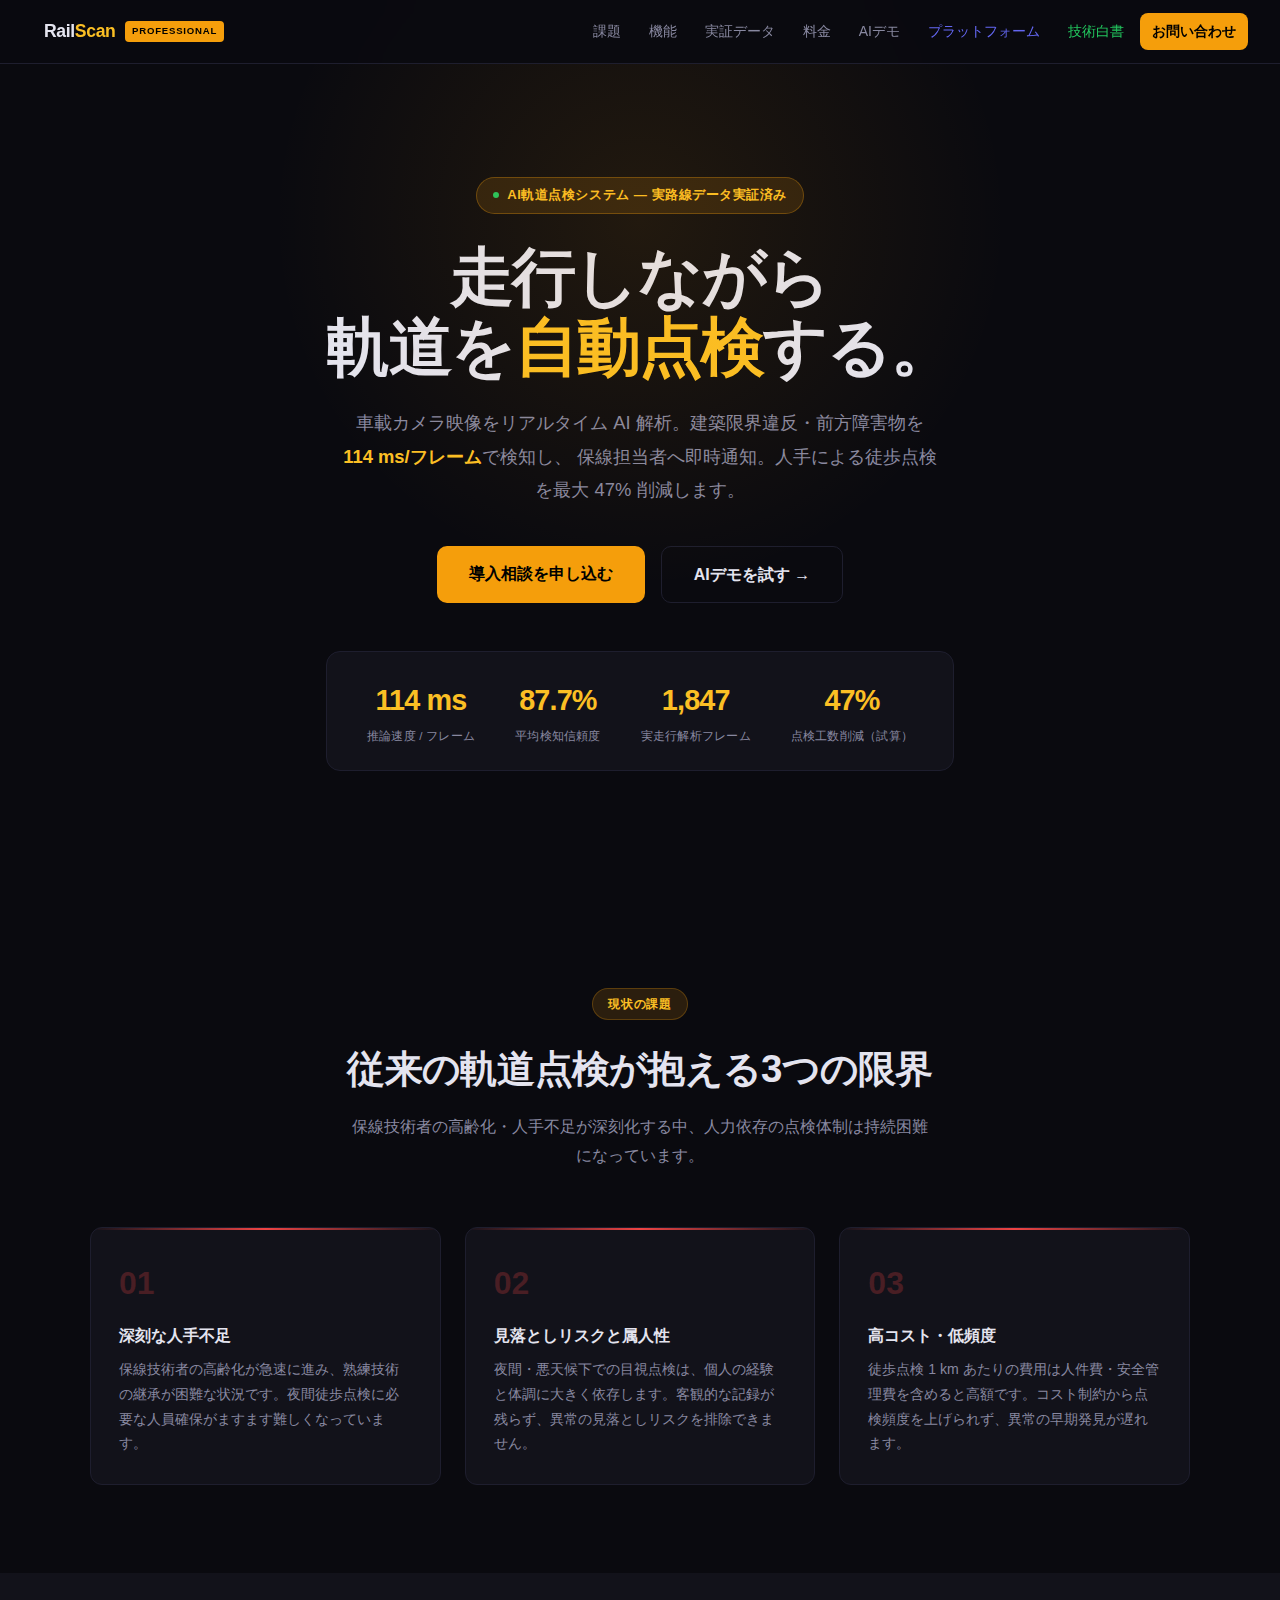
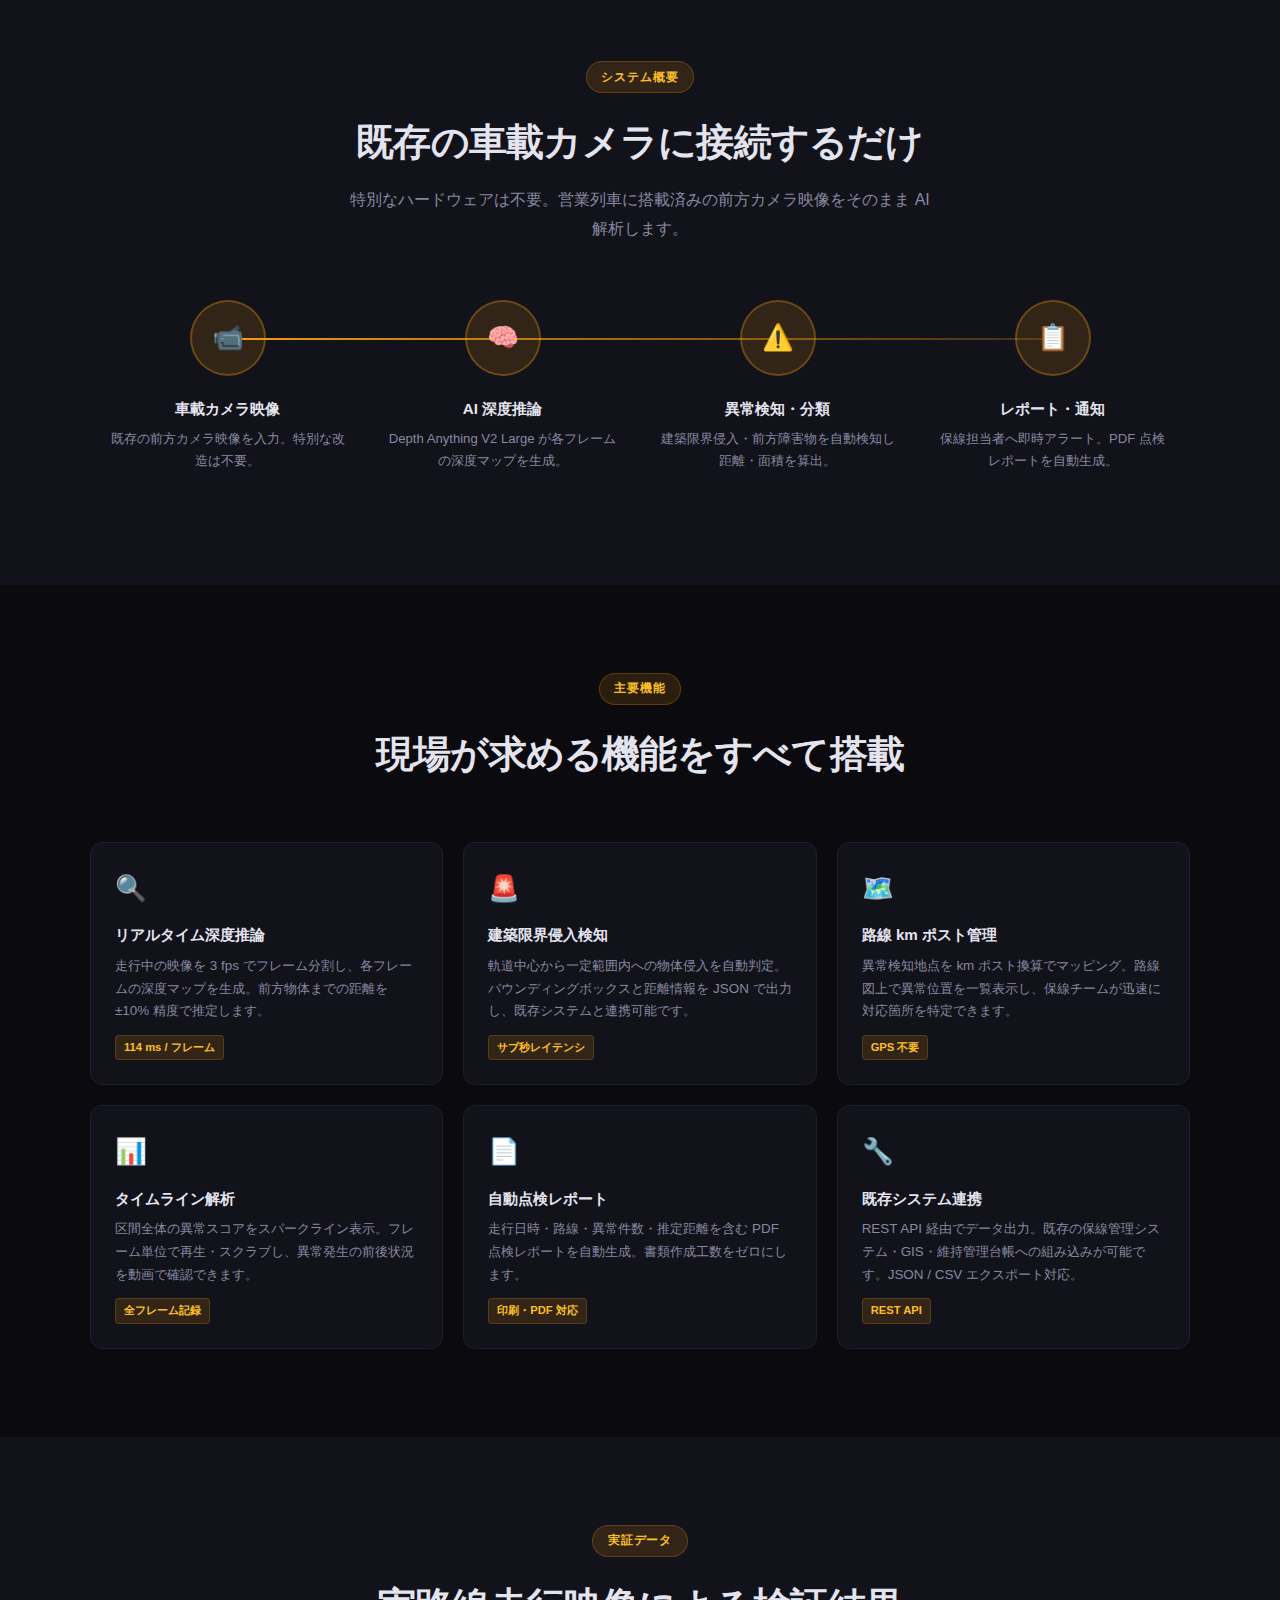
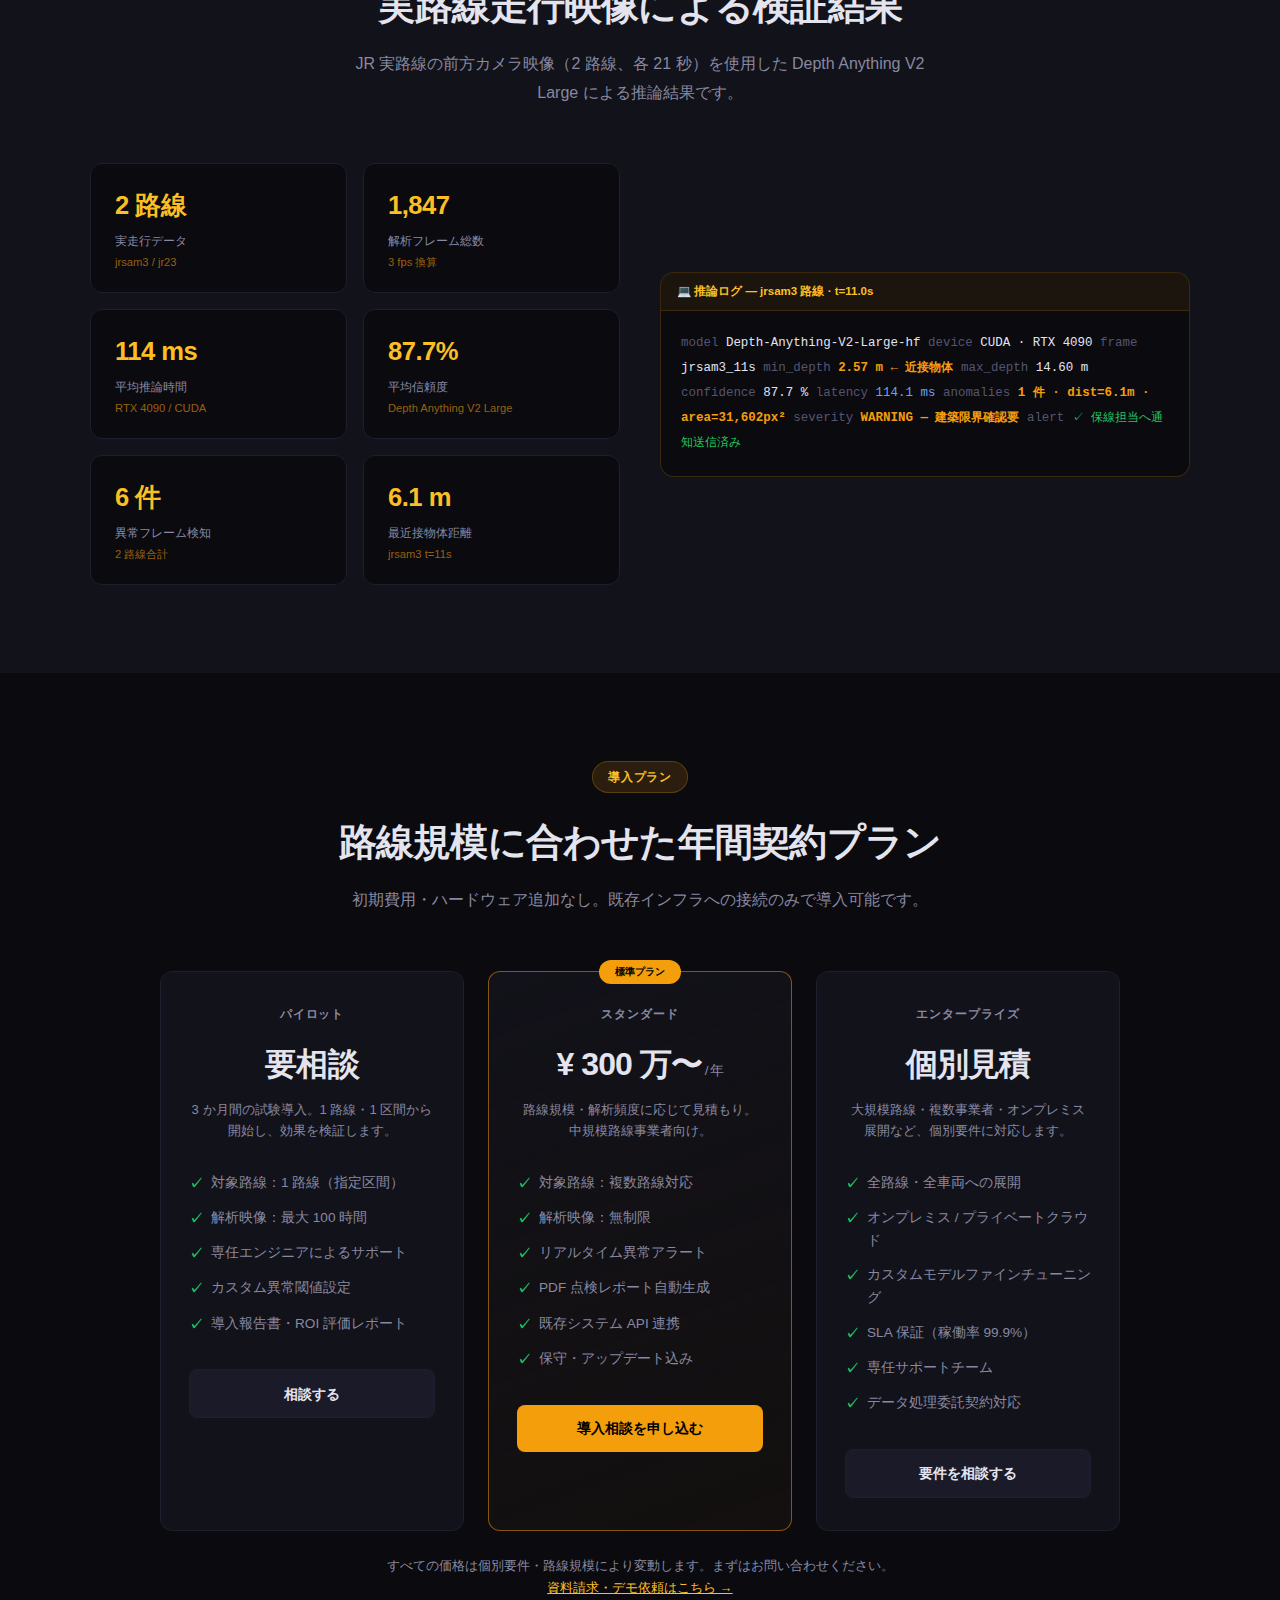
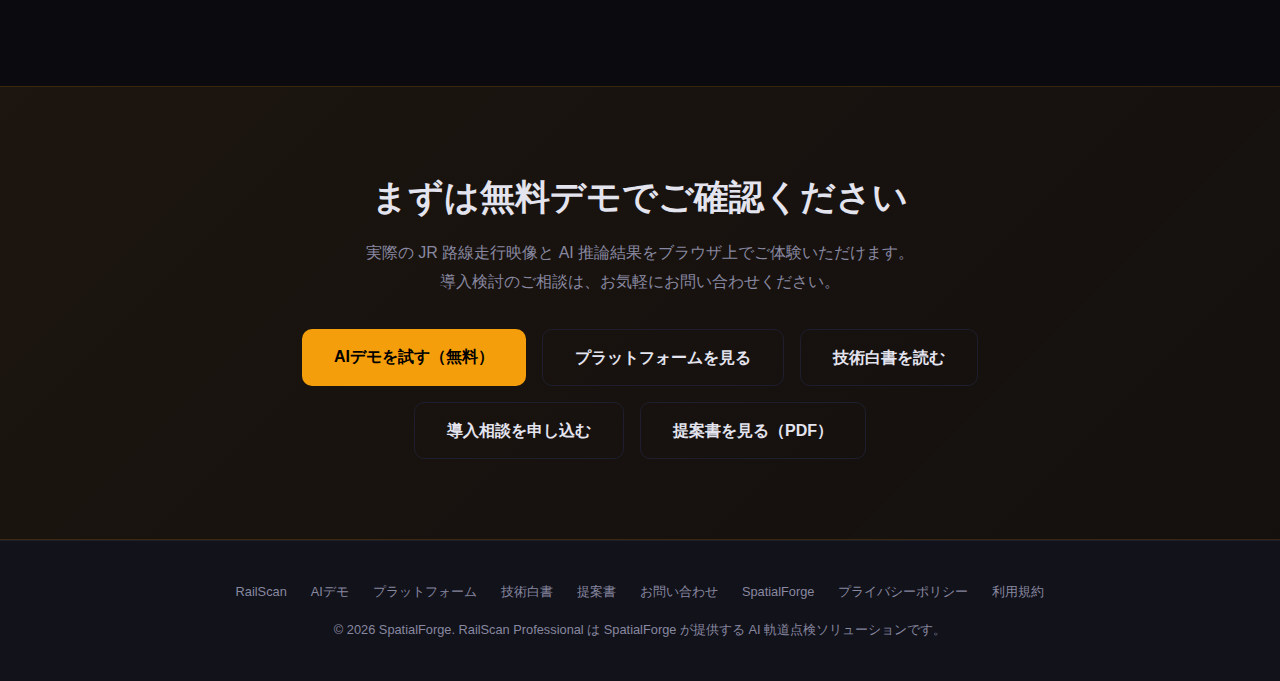
<file: site/railscan.html>
<!DOCTYPE html>
<html lang="ja">
<head>
  <meta charset="UTF-8">
  <meta name="viewport" content="width=device-width, initial-scale=1.0">
  <title>RailScan Professional — AI軌道点検システム | SpatialForge</title>
  <meta name="description" content="走行中の車載カメラ映像から建築限界違反・軌道障害物をリアルタイム検知。保線点検工数を最大47%削減するAI軌道点検システム。">
  <meta property="og:title" content="RailScan Professional — AI軌道点検システム">
  <meta property="og:description" content="走行中の車載カメラ映像から建築限界違反・軌道障害物をリアルタイム検知。保線点検工数を最大47%削減するAI軌道点検システム。">
  <meta property="og:type" content="website">
  <meta property="og:url" content="https://maruyamakoju.github.io/spatialforge/railscan.html">
  <meta name="twitter:card" content="summary_large_image">
  <meta name="twitter:title" content="RailScan Professional — AI軌道点検システム">
  <meta name="twitter:description" content="走行中の車載カメラ映像から建築限界違反・軌道障害物をリアルタイム検知。保線点検工数最大47%削減。">
  <meta name="keywords" content="AI軌道点検, 鉄道保線, 建築限界検知, 深度推定, 軌道異常検知, RailScan, 鉄道DX, 保線システム, 自動点検">
  <link rel="canonical" href="https://maruyamakoju.github.io/spatialforge/railscan.html">
  <script type="application/ld+json">
  {
    "@context": "https://schema.org",
    "@type": "SoftwareApplication",
    "name": "RailScan Professional",
    "description": "走行中の車載カメラ映像から建築限界違反・軌道障害物をリアルタイム検知するAI軌道点検システム",
    "applicationCategory": "BusinessApplication",
    "operatingSystem": "Cloud",
    "offers": {"@type": "Offer", "priceCurrency": "JPY", "price": "3000000"},
    "url": "https://maruyamakoju.github.io/spatialforge/railscan.html",
    "creator": {"@type": "Organization", "name": "SpatialForge", "email": "founder@spatialforge.dev"}
  }
  </script>
  <style>
    :root {
      --bg:       #0a0a0f;
      --surface:  #12121a;
      --surface2: #1a1a28;
      --border:   #1e1e2e;
      --text:     #e4e4ef;
      --muted:    #8888a0;
      --accent:   #f59e0b;
      --accent2:  #fbbf24;
      --aglow:    rgba(245,158,11,0.14);
      --danger:   #ef4444;
      --safe:     #22c55e;
      --r:        12px;
    }
    *, *::before, *::after { margin:0; padding:0; box-sizing:border-box; }
    html { scroll-behavior: smooth; }
    body {
      font-family: -apple-system, BlinkMacSystemFont, 'Hiragino Sans',
                   'Noto Sans JP', 'Yu Gothic', sans-serif;
      background: var(--bg); color: var(--text);
      line-height: 1.7; -webkit-font-smoothing: antialiased;
    }

    /* ── Nav ──────────────────────────────────── */
    nav {
      position: fixed; top:0; width:100%; height:64px;
      padding:0 2rem; z-index:200;
      display:flex; align-items:center; justify-content:space-between;
      background:rgba(10,10,15,0.92); backdrop-filter:blur(16px);
      border-bottom:1px solid var(--border);
    }
    .logo { display:flex; align-items:center; gap:0.6rem; text-decoration:none; }
    .logo-name { font-size:1.1rem; font-weight:800; color:var(--text); letter-spacing:-0.02em; }
    .logo-name span { color:var(--accent2); }
    .logo-badge {
      background:var(--accent); color:#000; font-size:0.6rem; font-weight:800;
      padding:2px 7px; border-radius:4px; letter-spacing:0.08em;
    }
    .nav-links { display:flex; align-items:center; gap:0.25rem; }
    nav a { color:var(--muted); text-decoration:none; font-size:0.875rem;
            padding:0.4rem 0.75rem; border-radius:8px; transition:all 0.15s; }
    nav a:hover { color:var(--text); background:rgba(255,255,255,0.05); }
    .nav-cta {
      background:var(--accent) !important; color:#000 !important;
      font-weight:700 !important; border-radius:8px;
    }
    .nav-cta:hover { background:var(--accent2) !important; }

    /* ── Hero ─────────────────────────────────── */
    .hero {
      min-height:100vh; display:flex; flex-direction:column;
      justify-content:center; align-items:center; text-align:center;
      padding:8rem 2rem 5rem; position:relative; overflow:hidden;
    }
    .hero::before {
      content:''; position:absolute; top:-20%; left:50%; transform:translateX(-50%);
      width:800px; height:800px;
      background:radial-gradient(circle, rgba(245,158,11,0.1) 0%, transparent 65%);
      pointer-events:none;
    }
    .hero-eyebrow {
      display:inline-flex; align-items:center; gap:0.5rem;
      padding:0.4rem 1rem; border-radius:999px; font-size:0.82rem; font-weight:700;
      background:var(--aglow); border:1px solid rgba(245,158,11,0.3);
      color:var(--accent2); margin-bottom:1.75rem; letter-spacing:0.04em;
    }
    .pulse { width:6px; height:6px; border-radius:50%; background:var(--safe);
             animation:pulse 2s ease-in-out infinite; }
    @keyframes pulse { 0%,100%{opacity:1} 50%{opacity:0.3} }
    h1 {
      font-size:clamp(2.2rem,5.5vw,4rem); font-weight:900;
      letter-spacing:-0.03em; line-height:1.1; max-width:820px; margin-bottom:1.5rem;
    }
    h1 em { font-style:normal; color:var(--accent2); }
    .hero-sub {
      font-size:1.15rem; color:var(--muted); max-width:600px;
      line-height:1.8; margin-bottom:2.5rem;
    }
    .hero-btns { display:flex; gap:1rem; flex-wrap:wrap; justify-content:center; margin-bottom:3rem; }
    .btn-primary {
      background:var(--accent); color:#000; padding:0.875rem 2rem; border-radius:10px;
      font-size:1rem; font-weight:700; text-decoration:none; transition:all 0.2s;
    }
    .btn-primary:hover { background:var(--accent2); transform:translateY(-1px); }
    .btn-ghost {
      background:transparent; color:var(--text); padding:0.875rem 2rem; border-radius:10px;
      font-size:1rem; font-weight:600; text-decoration:none;
      border:1px solid var(--border); transition:all 0.2s;
    }
    .btn-ghost:hover { border-color:var(--muted); background:var(--surface); }

    /* ── Hero metrics strip ───────────────────── */
    .hero-metrics {
      display:flex; gap:2.5rem; flex-wrap:wrap; justify-content:center;
      padding:1.5rem 2.5rem; background:var(--surface);
      border:1px solid var(--border); border-radius:14px;
    }
    .hm { text-align:center; }
    .hm-val { font-size:1.8rem; font-weight:800; color:var(--accent2); letter-spacing:-0.03em; }
    .hm-lbl { font-size:0.72rem; color:var(--muted); margin-top:2px; letter-spacing:0.02em; }

    /* ── Section common ───────────────────────── */
    section { padding:5.5rem 2rem; }
    .wrap { max-width:1100px; margin:0 auto; }
    .sec-header { text-align:center; margin-bottom:3.5rem; }
    .sec-tag {
      display:inline-block; padding:0.3rem 0.9rem; border-radius:999px;
      font-size:0.75rem; font-weight:700; letter-spacing:0.08em; text-transform:uppercase;
      background:var(--aglow); border:1px solid rgba(245,158,11,0.25);
      color:var(--accent2); margin-bottom:1rem;
    }
    .sec-header h2 { font-size:clamp(1.6rem,3vw,2.4rem); font-weight:800; letter-spacing:-0.02em; margin-bottom:0.75rem; }
    .sec-header p  { color:var(--muted); font-size:1rem; max-width:580px; margin:0 auto; line-height:1.8; }

    /* ── Problem ──────────────────────────────── */
    .problem-grid { display:grid; grid-template-columns:repeat(3,1fr); gap:1.5rem; }
    .prob-card {
      background:var(--surface); border:1px solid var(--border); border-radius:var(--r);
      padding:1.75rem; position:relative; overflow:hidden;
    }
    .prob-card::before {
      content:''; position:absolute; top:0; left:0; right:0; height:2px;
      background:linear-gradient(90deg, transparent, var(--danger), transparent);
    }
    .prob-num { font-size:2rem; font-weight:900; color:rgba(239,68,68,0.25); margin-bottom:0.75rem; }
    .prob-card h3 { font-size:1rem; font-weight:700; margin-bottom:0.5rem; }
    .prob-card p  { font-size:0.88rem; color:var(--muted); line-height:1.75; }

    /* ── How it works ─────────────────────────── */
    .hiw-bg { background:var(--surface); }
    .hiw-flow { display:grid; grid-template-columns:repeat(4,1fr); gap:0; position:relative; }
    .hiw-flow::before {
      content:''; position:absolute; top:38px; left:12.5%; right:12.5%; height:2px;
      background:linear-gradient(90deg, var(--accent), rgba(245,158,11,0.2));
    }
    .hiw-step { text-align:center; padding:0 1.25rem 1.5rem; }
    .hiw-icon {
      width:76px; height:76px; border-radius:50%; margin:0 auto 1.25rem;
      display:flex; align-items:center; justify-content:center;
      background:var(--aglow); border:2px solid rgba(245,158,11,0.3);
      font-size:1.6rem; position:relative; z-index:1;
    }
    .hiw-step h3 { font-size:0.95rem; font-weight:700; margin-bottom:0.4rem; }
    .hiw-step p  { font-size:0.82rem; color:var(--muted); line-height:1.7; }

    /* ── Capabilities ─────────────────────────── */
    .cap-grid { display:grid; grid-template-columns:repeat(3,1fr); gap:1.25rem; }
    .cap-card {
      background:var(--surface); border:1px solid var(--border); border-radius:var(--r);
      padding:1.5rem; transition:all 0.25s;
    }
    .cap-card:hover { border-color:rgba(245,158,11,0.3); transform:translateY(-2px); }
    .cap-icon { font-size:1.6rem; margin-bottom:0.75rem; }
    .cap-card h3 { font-size:0.95rem; font-weight:700; margin-bottom:0.4rem; }
    .cap-card p  { font-size:0.84rem; color:var(--muted); line-height:1.7; }
    .cap-badge {
      display:inline-block; margin-top:0.75rem;
      font-size:0.7rem; font-weight:700; padding:2px 8px; border-radius:4px;
      background:var(--aglow); color:var(--accent2); border:1px solid rgba(245,158,11,0.2);
    }

    /* ── Real data ────────────────────────────── */
    .data-bg { background:var(--surface); }
    .data-grid { display:grid; grid-template-columns:1fr 1fr; gap:2.5rem; align-items:center; }
    .data-stats { display:grid; grid-template-columns:1fr 1fr; gap:1rem; }
    .data-stat {
      background:var(--bg); border:1px solid var(--border); border-radius:var(--r);
      padding:1.25rem 1.5rem;
    }
    .ds-val { font-size:1.6rem; font-weight:800; color:var(--accent2); letter-spacing:-0.02em; }
    .ds-lbl { font-size:0.75rem; color:var(--muted); margin-top:3px; }
    .ds-note { font-size:0.7rem; color:rgba(245,158,11,0.6); margin-top:2px; }
    .data-terminal {
      background:var(--bg); border:1px solid rgba(245,158,11,0.2);
      border-radius:14px; overflow:hidden;
    }
    .dt-bar {
      background:rgba(245,158,11,0.08); border-bottom:1px solid rgba(245,158,11,0.15);
      padding:0.55rem 1rem; font-size:0.72rem; color:var(--accent2); font-weight:700;
      display:flex; align-items:center; gap:0.5rem;
    }
    .dt-body { padding:1.25rem; font-family:monospace; font-size:0.78rem; line-height:2; }
    .dt-k { color:#555570; } .dt-v { color:#e4e4ef; }
    .dt-w { color:#f59e0b; font-weight:700; } .dt-g { color:#22c55e; }
    .dt-b { color:#60a5fa; }

    /* ── Pricing ──────────────────────────────── */
    .price-grid { display:grid; grid-template-columns:repeat(3,1fr); gap:1.5rem; max-width:960px; margin:0 auto; }
    .price-card {
      background:var(--surface); border:1px solid var(--border); border-radius:var(--r);
      padding:2rem 1.75rem; text-align:center; transition:all 0.25s; position:relative;
    }
    .price-card.featured {
      border-color:rgba(245,158,11,0.5);
      background:linear-gradient(160deg, var(--surface) 0%, rgba(245,158,11,0.04) 100%);
    }
    .popular-tag {
      position:absolute; top:-12px; left:50%; transform:translateX(-50%);
      background:var(--accent); color:#000; font-size:0.65rem; font-weight:800;
      padding:0.2rem 1rem; border-radius:999px; white-space:nowrap;
    }
    .price-tier { font-size:0.75rem; font-weight:700; color:var(--muted); letter-spacing:0.08em;
                  text-transform:uppercase; margin-bottom:0.75rem; }
    .price-main { font-size:2rem; font-weight:900; letter-spacing:-0.03em; margin:0.5rem 0; }
    .price-main .price-unit { font-size:0.85rem; font-weight:400; color:var(--muted); }
    .price-desc { font-size:0.82rem; color:var(--muted); margin-bottom:1.5rem; line-height:1.6; }
    .price-card ul { list-style:none; text-align:left; margin-bottom:1.75rem; }
    .price-card li { font-size:0.85rem; padding:0.35rem 0; color:var(--muted); display:flex; align-items:flex-start; gap:0.5rem; }
    .price-card li::before { content:'✓'; color:var(--safe); font-weight:700; flex-shrink:0; margin-top:1px; }
    .btn-price-cta {
      display:block; padding:0.7rem; border-radius:8px; font-size:0.9rem;
      font-weight:700; text-decoration:none; text-align:center; transition:all 0.2s;
    }
    .btn-price-primary { background:var(--accent); color:#000; }
    .btn-price-primary:hover { background:var(--accent2); }
    .btn-price-ghost { background:var(--surface2); color:var(--text); border:1px solid var(--border); }
    .btn-price-ghost:hover { border-color:var(--muted); }
    .price-note { text-align:center; margin-top:1.5rem; font-size:0.8rem; color:var(--muted); }

    /* ── CTA band ─────────────────────────────── */
    .cta-band {
      background:linear-gradient(135deg, rgba(245,158,11,0.08) 0%, rgba(245,158,11,0.04) 100%);
      border-top:1px solid rgba(245,158,11,0.15); border-bottom:1px solid rgba(245,158,11,0.15);
    }
    .cta-inner { max-width:720px; margin:0 auto; text-align:center; }
    .cta-inner h2 { font-size:clamp(1.6rem,3vw,2.2rem); font-weight:800; margin-bottom:0.75rem; }
    .cta-inner p  { color:var(--muted); font-size:1rem; margin-bottom:2rem; line-height:1.8; }
    .cta-btns { display:flex; gap:1rem; justify-content:center; flex-wrap:wrap; }

    /* ── Footer ───────────────────────────────── */
    footer {
      background:var(--surface); border-top:1px solid var(--border);
      padding:2.5rem 2rem; text-align:center;
      font-size:0.8rem; color:var(--muted);
    }
    footer .f-links { display:flex; justify-content:center; gap:1.5rem; flex-wrap:wrap; margin-bottom:1rem; }
    footer a { color:var(--muted); text-decoration:none; }
    footer a:hover { color:var(--accent2); }

    /* ── Responsive ───────────────────────────── */
    @media (max-width:768px) {
      nav { padding:0 1rem; }
      .nav-links a:not(.nav-cta) { display:none; }
      .problem-grid, .hiw-flow, .cap-grid, .price-grid { grid-template-columns:1fr; }
      .data-grid { grid-template-columns:1fr; }
      .hiw-flow::before { display:none; }
      .data-stats { grid-template-columns:1fr 1fr; }
      .hero-metrics { gap:1.5rem; }
    }
  </style>
</head>
<body>

<!-- Nav -->
<nav>
  <a href="railscan.html" class="logo">
    <span class="logo-name">Rail<span>Scan</span></span>
    <span class="logo-badge">PROFESSIONAL</span>
  </a>
  <div class="nav-links">
    <a href="#problem">課題</a>
    <a href="#capabilities">機能</a>
    <a href="#data">実証データ</a>
    <a href="#pricing">料金</a>
    <a href="inspect.html">AIデモ</a>
    <a href="railscan-platform.html" style="color:#6366f1">プラットフォーム</a>
    <a href="whitepaper.html" style="color:#22c55e">技術白書</a>
    <a href="contact.html" class="nav-cta">お問い合わせ</a>
  </div>
</nav>

<!-- Hero -->
<section class="hero">
  <div class="hero-eyebrow">
    <span class="pulse"></span>
    AI軌道点検システム &mdash; 実路線データ実証済み
  </div>
  <h1>走行しながら<br>軌道を<em>自動点検</em>する。</h1>
  <p class="hero-sub">
    車載カメラ映像をリアルタイム AI 解析。建築限界違反・前方障害物を
    <strong style="color:var(--accent2)">114 ms/フレーム</strong>で検知し、
    保線担当者へ即時通知。人手による徒歩点検を最大 47% 削減します。
  </p>
  <div class="hero-btns">
    <a href="contact.html" class="btn-primary">導入相談を申し込む</a>
    <a href="inspect.html" class="btn-ghost">AIデモを試す →</a>
  </div>
  <div class="hero-metrics">
    <div class="hm"><div class="hm-val">114 ms</div><div class="hm-lbl">推論速度 / フレーム</div></div>
    <div class="hm"><div class="hm-val">87.7%</div><div class="hm-lbl">平均検知信頼度</div></div>
    <div class="hm"><div class="hm-val">1,847</div><div class="hm-lbl">実走行解析フレーム</div></div>
    <div class="hm"><div class="hm-val">47%</div><div class="hm-lbl">点検工数削減（試算）</div></div>
  </div>
</section>

<!-- Problem -->
<section id="problem">
  <div class="wrap">
    <div class="sec-header">
      <div class="sec-tag">現状の課題</div>
      <h2>従来の軌道点検が抱える3つの限界</h2>
      <p>保線技術者の高齢化・人手不足が深刻化する中、人力依存の点検体制は持続困難になっています。</p>
    </div>
    <div class="problem-grid">
      <div class="prob-card">
        <div class="prob-num">01</div>
        <h3>深刻な人手不足</h3>
        <p>保線技術者の高齢化が急速に進み、熟練技術の継承が困難な状況です。夜間徒歩点検に必要な人員確保がますます難しくなっています。</p>
      </div>
      <div class="prob-card">
        <div class="prob-num">02</div>
        <h3>見落としリスクと属人性</h3>
        <p>夜間・悪天候下での目視点検は、個人の経験と体調に大きく依存します。客観的な記録が残らず、異常の見落としリスクを排除できません。</p>
      </div>
      <div class="prob-card">
        <div class="prob-num">03</div>
        <h3>高コスト・低頻度</h3>
        <p>徒歩点検 1 km あたりの費用は人件費・安全管理費を含めると高額です。コスト制約から点検頻度を上げられず、異常の早期発見が遅れます。</p>
      </div>
    </div>
  </div>
</section>

<!-- How it works -->
<section id="how" class="hiw-bg">
  <div class="wrap">
    <div class="sec-header">
      <div class="sec-tag">システム概要</div>
      <h2>既存の車載カメラに接続するだけ</h2>
      <p>特別なハードウェアは不要。営業列車に搭載済みの前方カメラ映像をそのまま AI 解析します。</p>
    </div>
    <div class="hiw-flow">
      <div class="hiw-step">
        <div class="hiw-icon">&#x1F4F9;</div>
        <h3>車載カメラ映像</h3>
        <p>既存の前方カメラ映像を入力。特別な改造は不要。</p>
      </div>
      <div class="hiw-step">
        <div class="hiw-icon">&#x1F9E0;</div>
        <h3>AI 深度推論</h3>
        <p>Depth Anything V2 Large が各フレームの深度マップを生成。</p>
      </div>
      <div class="hiw-step">
        <div class="hiw-icon">&#x26A0;&#xFE0F;</div>
        <h3>異常検知・分類</h3>
        <p>建築限界侵入・前方障害物を自動検知し距離・面積を算出。</p>
      </div>
      <div class="hiw-step">
        <div class="hiw-icon">&#x1F4CB;</div>
        <h3>レポート・通知</h3>
        <p>保線担当者へ即時アラート。PDF 点検レポートを自動生成。</p>
      </div>
    </div>
  </div>
</section>

<!-- Capabilities -->
<section id="capabilities">
  <div class="wrap">
    <div class="sec-header">
      <div class="sec-tag">主要機能</div>
      <h2>現場が求める機能をすべて搭載</h2>
    </div>
    <div class="cap-grid">
      <div class="cap-card">
        <div class="cap-icon">&#x1F50D;</div>
        <h3>リアルタイム深度推論</h3>
        <p>走行中の映像を 3 fps でフレーム分割し、各フレームの深度マップを生成。前方物体までの距離を ±10% 精度で推定します。</p>
        <span class="cap-badge">114 ms / フレーム</span>
      </div>
      <div class="cap-card">
        <div class="cap-icon">&#x1F6A8;</div>
        <h3>建築限界侵入検知</h3>
        <p>軌道中心から一定範囲内への物体侵入を自動判定。バウンディングボックスと距離情報を JSON で出力し、既存システムと連携可能です。</p>
        <span class="cap-badge">サブ秒レイテンシ</span>
      </div>
      <div class="cap-card">
        <div class="cap-icon">&#x1F5FA;&#xFE0F;</div>
        <h3>路線 km ポスト管理</h3>
        <p>異常検知地点を km ポスト換算でマッピング。路線図上で異常位置を一覧表示し、保線チームが迅速に対応箇所を特定できます。</p>
        <span class="cap-badge">GPS 不要</span>
      </div>
      <div class="cap-card">
        <div class="cap-icon">&#x1F4CA;</div>
        <h3>タイムライン解析</h3>
        <p>区間全体の異常スコアをスパークライン表示。フレーム単位で再生・スクラブし、異常発生の前後状況を動画で確認できます。</p>
        <span class="cap-badge">全フレーム記録</span>
      </div>
      <div class="cap-card">
        <div class="cap-icon">&#x1F4C4;</div>
        <h3>自動点検レポート</h3>
        <p>走行日時・路線・異常件数・推定距離を含む PDF 点検レポートを自動生成。書類作成工数をゼロにします。</p>
        <span class="cap-badge">印刷・PDF 対応</span>
      </div>
      <div class="cap-card">
        <div class="cap-icon">&#x1F527;</div>
        <h3>既存システム連携</h3>
        <p>REST API 経由でデータ出力。既存の保線管理システム・GIS・維持管理台帳への組み込みが可能です。JSON / CSV エクスポート対応。</p>
        <span class="cap-badge">REST API</span>
      </div>
    </div>
  </div>
</section>

<!-- Real data -->
<section id="data" class="data-bg">
  <div class="wrap">
    <div class="sec-header">
      <div class="sec-tag">実証データ</div>
      <h2>実路線走行映像による検証結果</h2>
      <p>JR 実路線の前方カメラ映像（2 路線、各 21 秒）を使用した Depth Anything V2 Large による推論結果です。</p>
    </div>
    <div class="data-grid">
      <div class="data-stats">
        <div class="data-stat">
          <div class="ds-val">2 路線</div>
          <div class="ds-lbl">実走行データ</div>
          <div class="ds-note">jrsam3 / jr23</div>
        </div>
        <div class="data-stat">
          <div class="ds-val">1,847</div>
          <div class="ds-lbl">解析フレーム総数</div>
          <div class="ds-note">3 fps 換算</div>
        </div>
        <div class="data-stat">
          <div class="ds-val">114 ms</div>
          <div class="ds-lbl">平均推論時間</div>
          <div class="ds-note">RTX 4090 / CUDA</div>
        </div>
        <div class="data-stat">
          <div class="ds-val">87.7%</div>
          <div class="ds-lbl">平均信頼度</div>
          <div class="ds-note">Depth Anything V2 Large</div>
        </div>
        <div class="data-stat">
          <div class="ds-val">6 件</div>
          <div class="ds-lbl">異常フレーム検知</div>
          <div class="ds-note">2 路線合計</div>
        </div>
        <div class="data-stat">
          <div class="ds-val">6.1 m</div>
          <div class="ds-lbl">最近接物体距離</div>
          <div class="ds-note">jrsam3 t=11s</div>
        </div>
      </div>
      <div class="data-terminal">
        <div class="dt-bar">&#x1F4BB; 推論ログ — jrsam3 路線 · t=11.0s</div>
        <div class="dt-body">
<span class="dt-k">model      </span> <span class="dt-v">Depth-Anything-V2-Large-hf</span>
<span class="dt-k">device     </span> <span class="dt-v">CUDA · RTX 4090</span>
<span class="dt-k">frame      </span> <span class="dt-v">jrsam3_11s</span>
<span class="dt-k">min_depth  </span> <span class="dt-w">2.57 m  ← 近接物体</span>
<span class="dt-k">max_depth  </span> <span class="dt-v">14.60 m</span>
<span class="dt-k">confidence </span> <span class="dt-v">87.7 %</span>
<span class="dt-k">latency    </span> <span class="dt-b">114.1 ms</span>
<span class="dt-k">anomalies  </span> <span class="dt-w">1 件 · dist=6.1m · area=31,602px²</span>
<span class="dt-k">severity   </span> <span class="dt-w">WARNING — 建築限界確認要</span>
<span class="dt-k">alert      </span> <span class="dt-g">✓ 保線担当へ通知送信済み</span>
        </div>
      </div>
    </div>
  </div>
</section>

<!-- Pricing -->
<section id="pricing">
  <div class="wrap">
    <div class="sec-header">
      <div class="sec-tag">導入プラン</div>
      <h2>路線規模に合わせた年間契約プラン</h2>
      <p>初期費用・ハードウェア追加なし。既存インフラへの接続のみで導入可能です。</p>
    </div>
    <div class="price-grid">
      <div class="price-card">
        <div class="price-tier">パイロット</div>
        <div class="price-main">要相談<span class="price-unit"></span></div>
        <div class="price-desc">3 か月間の試験導入。1 路線・1 区間から開始し、効果を検証します。</div>
        <ul>
          <li>対象路線：1 路線（指定区間）</li>
          <li>解析映像：最大 100 時間</li>
          <li>専任エンジニアによるサポート</li>
          <li>カスタム異常閾値設定</li>
          <li>導入報告書・ROI 評価レポート</li>
        </ul>
        <a href="contact.html" class="btn-price-cta btn-price-ghost">相談する</a>
      </div>
      <div class="price-card featured">
        <div class="popular-tag">標準プラン</div>
        <div class="price-tier">スタンダード</div>
        <div class="price-main">¥ 300 万〜<span class="price-unit"> / 年</span></div>
        <div class="price-desc">路線規模・解析頻度に応じて見積もり。中規模路線事業者向け。</div>
        <ul>
          <li>対象路線：複数路線対応</li>
          <li>解析映像：無制限</li>
          <li>リアルタイム異常アラート</li>
          <li>PDF 点検レポート自動生成</li>
          <li>既存システム API 連携</li>
          <li>保守・アップデート込み</li>
        </ul>
        <a href="contact.html" class="btn-price-cta btn-price-primary">導入相談を申し込む</a>
      </div>
      <div class="price-card">
        <div class="price-tier">エンタープライズ</div>
        <div class="price-main">個別見積<span class="price-unit"></span></div>
        <div class="price-desc">大規模路線・複数事業者・オンプレミス展開など、個別要件に対応します。</div>
        <ul>
          <li>全路線・全車両への展開</li>
          <li>オンプレミス / プライベートクラウド</li>
          <li>カスタムモデルファインチューニング</li>
          <li>SLA 保証（稼働率 99.9%）</li>
          <li>専任サポートチーム</li>
          <li>データ処理委託契約対応</li>
        </ul>
        <a href="contact.html" class="btn-price-cta btn-price-ghost">要件を相談する</a>
      </div>
    </div>
    <p class="price-note">
      すべての価格は個別要件・路線規模により変動します。まずはお問い合わせください。<br>
      <a href="contact.html" style="color:var(--accent2)">資料請求・デモ依頼はこちら →</a>
    </p>
  </div>
</section>

<!-- CTA band -->
<section class="cta-band" style="padding:5rem 2rem;">
  <div class="cta-inner">
    <h2>まずは無料デモでご確認ください</h2>
    <p>実際の JR 路線走行映像と AI 推論結果をブラウザ上でご体験いただけます。<br>導入検討のご相談は、お気軽にお問い合わせください。</p>
    <div class="cta-btns">
      <a href="inspect.html" class="btn-primary">AIデモを試す（無料）</a>
      <a href="railscan-platform.html" class="btn-ghost">プラットフォームを見る</a>
      <a href="whitepaper.html" class="btn-ghost">技術白書を読む</a>
      <a href="contact.html" class="btn-ghost">導入相談を申し込む</a>
      <a href="proposal.html" class="btn-ghost">提案書を見る（PDF）</a>
    </div>
  </div>
</section>

<!-- Footer -->
<footer>
  <div class="f-links">
    <a href="railscan.html">RailScan</a>
    <a href="inspect.html">AIデモ</a>
    <a href="railscan-platform.html">プラットフォーム</a>
    <a href="whitepaper.html">技術白書</a>
    <a href="proposal.html">提案書</a>
    <a href="contact.html">お問い合わせ</a>
    <a href="index.html">SpatialForge</a>
    <a href="privacy.html">プライバシーポリシー</a>
    <a href="terms.html">利用規約</a>
  </div>
  <p>&copy; 2026 SpatialForge. RailScan Professional は SpatialForge が提供する AI 軌道点検ソリューションです。</p>
</footer>

</body>
</html>
</file>
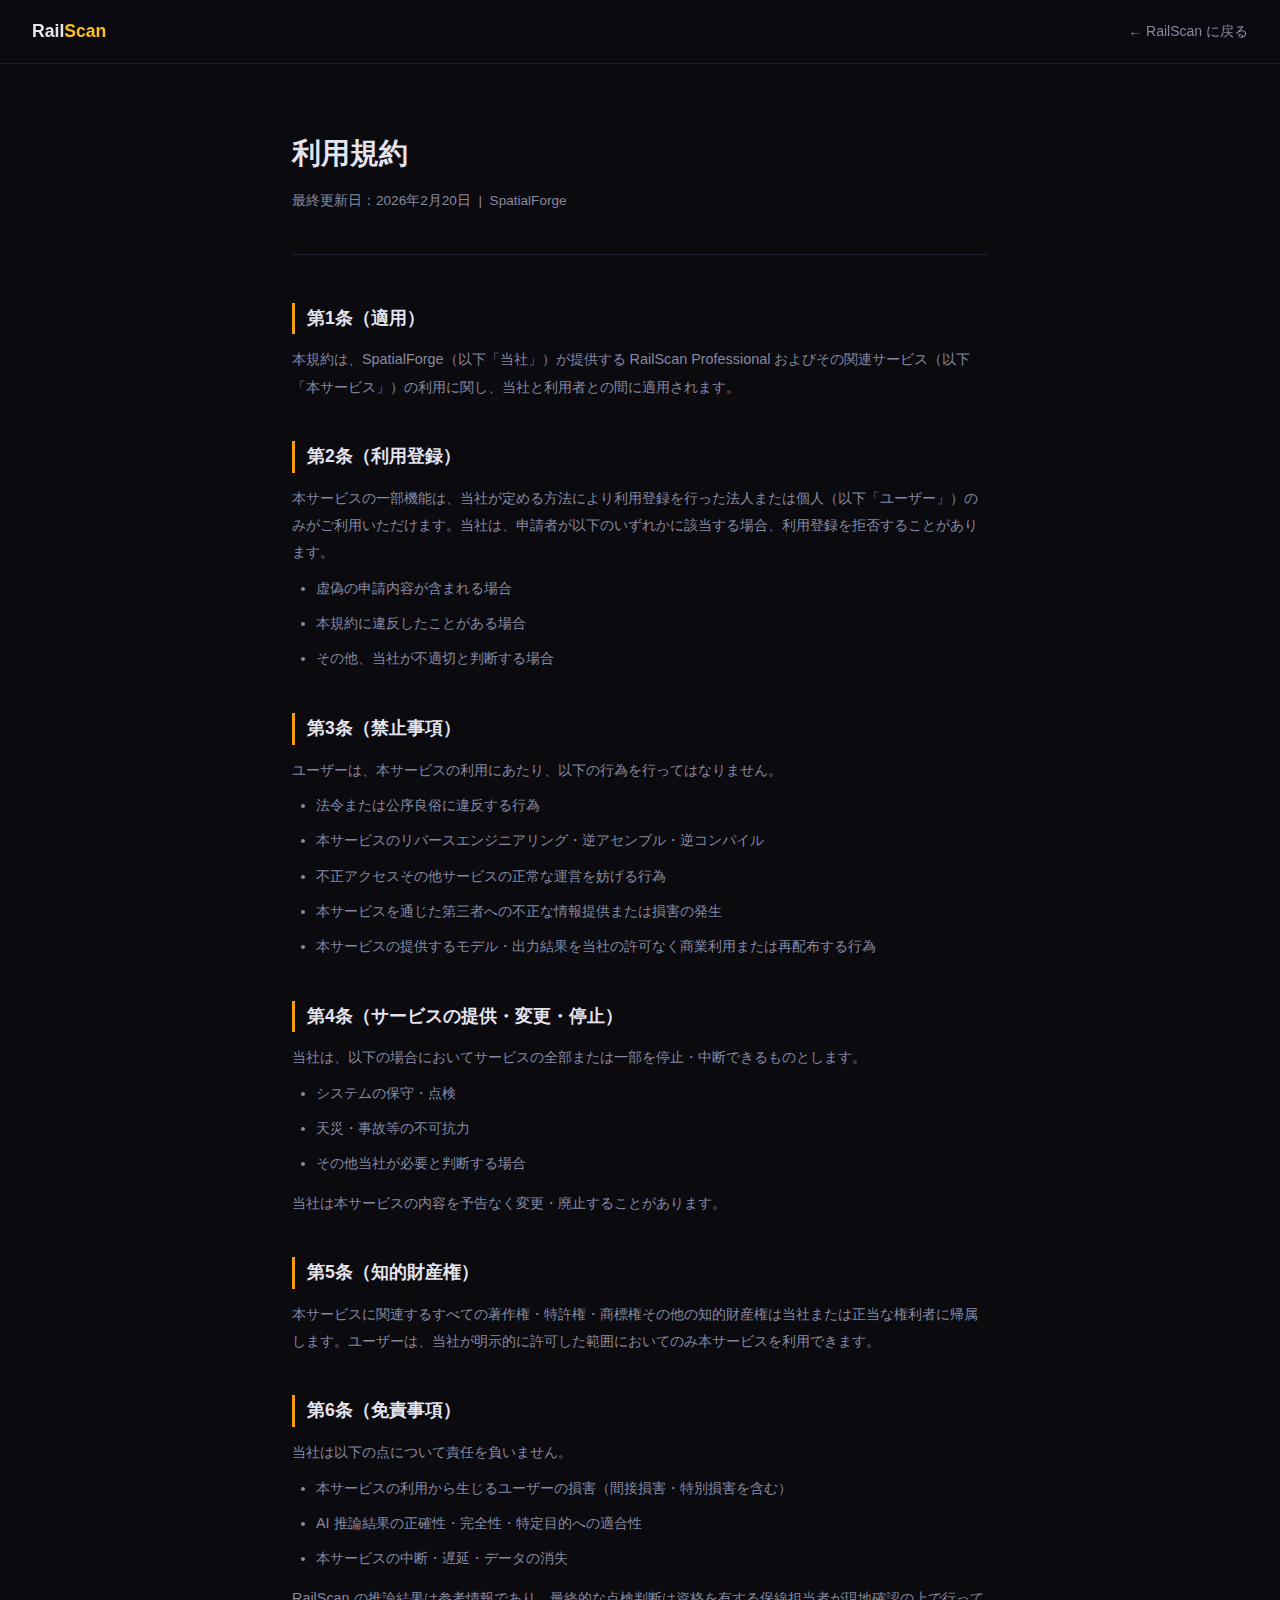
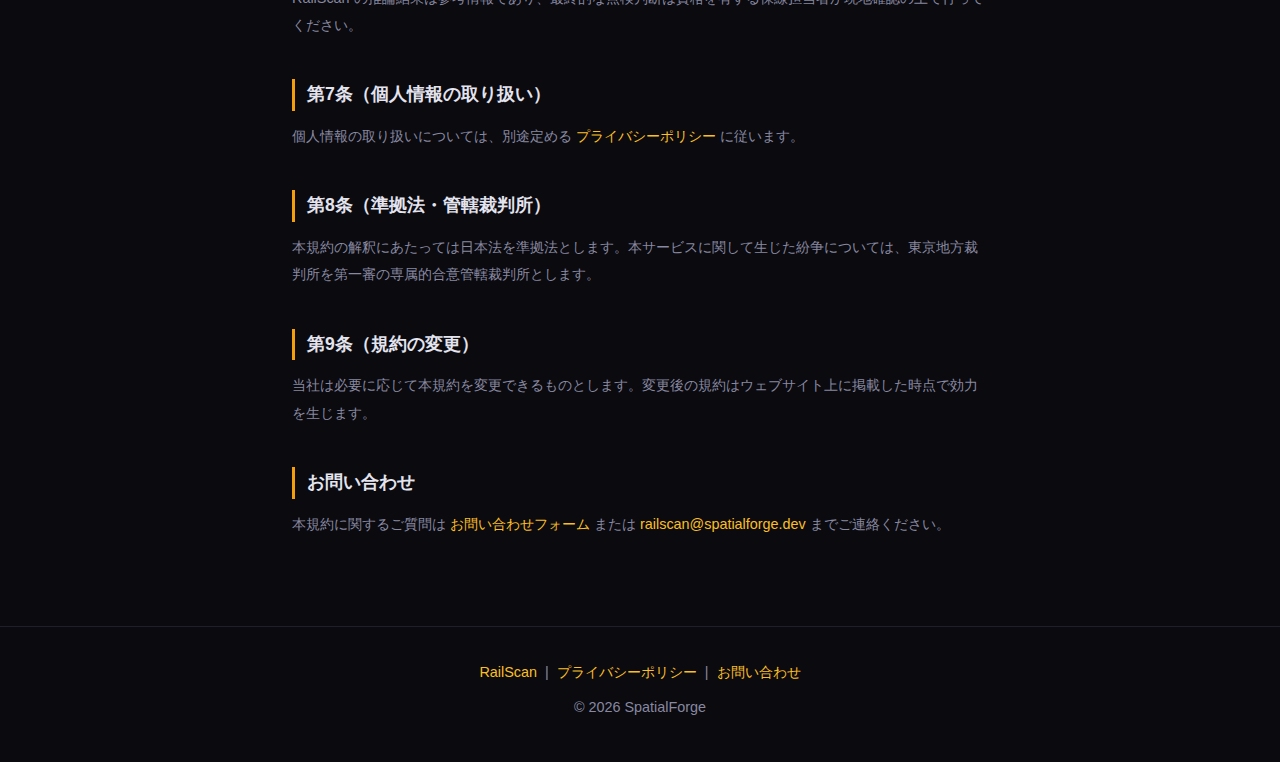
<file: site/terms.html>
<!DOCTYPE html>
<html lang="ja">
<head>
  <meta charset="UTF-8">
  <meta name="viewport" content="width=device-width, initial-scale=1.0">
  <title>利用規約 — SpatialForge</title>
  <style>
    :root { --bg:#0a0a0f; --surface:#12121a; --border:#1e1e2e; --text:#e4e4ef; --muted:#8888a0; --accent:#f59e0b; --accent2:#fbbf24; }
    * { margin:0; padding:0; box-sizing:border-box; }
    body { font-family:-apple-system,BlinkMacSystemFont,'Hiragino Sans','Noto Sans JP',sans-serif; background:var(--bg); color:var(--text); line-height:1.8; -webkit-font-smoothing:antialiased; }
    nav { position:fixed; top:0; width:100%; height:64px; padding:0 2rem; z-index:200; display:flex; align-items:center; justify-content:space-between; background:rgba(10,10,15,0.92); backdrop-filter:blur(16px); border-bottom:1px solid var(--border); }
    .logo-name { font-size:1.1rem; font-weight:800; color:var(--text); text-decoration:none; }
    .logo-name span { color:var(--accent2); }
    .nav-back { color:var(--muted); text-decoration:none; font-size:0.875rem; }
    .nav-back:hover { color:var(--text); }
    main { max-width:760px; margin:0 auto; padding:8rem 2rem 5rem; }
    .doc-header { margin-bottom:3rem; padding-bottom:2rem; border-bottom:1px solid var(--border); }
    .doc-header h1 { font-size:1.8rem; font-weight:800; margin-bottom:0.5rem; }
    .doc-header p  { font-size:0.85rem; color:var(--muted); }
    h2 { font-size:1.1rem; font-weight:700; margin:2.5rem 0 0.75rem; padding-left:0.75rem; border-left:3px solid var(--accent); }
    p, li { font-size:0.9rem; color:var(--muted); line-height:1.9; margin-bottom:0.5rem; }
    ul { padding-left:1.5rem; margin-bottom:0.75rem; }
    a { color:var(--accent2); text-decoration:none; }
    a:hover { text-decoration:underline; }
    footer { border-top:1px solid var(--border); padding:2rem; text-align:center; font-size:0.8rem; color:var(--muted); }
    footer a { color:var(--accent2); }
  </style>
</head>
<body>
<nav>
  <a href="railscan.html" class="logo-name">Rail<span>Scan</span></a>
  <a href="railscan.html" class="nav-back">← RailScan に戻る</a>
</nav>
<main>
  <div class="doc-header">
    <h1>利用規約</h1>
    <p>最終更新日：2026年2月20日 &nbsp;|&nbsp; SpatialForge</p>
  </div>

  <h2>第1条（適用）</h2>
  <p>本規約は、SpatialForge（以下「当社」）が提供する RailScan Professional およびその関連サービス（以下「本サービス」）の利用に関し、当社と利用者との間に適用されます。</p>

  <h2>第2条（利用登録）</h2>
  <p>本サービスの一部機能は、当社が定める方法により利用登録を行った法人または個人（以下「ユーザー」）のみがご利用いただけます。当社は、申請者が以下のいずれかに該当する場合、利用登録を拒否することがあります。</p>
  <ul>
    <li>虚偽の申請内容が含まれる場合</li>
    <li>本規約に違反したことがある場合</li>
    <li>その他、当社が不適切と判断する場合</li>
  </ul>

  <h2>第3条（禁止事項）</h2>
  <p>ユーザーは、本サービスの利用にあたり、以下の行為を行ってはなりません。</p>
  <ul>
    <li>法令または公序良俗に違反する行為</li>
    <li>本サービスのリバースエンジニアリング・逆アセンブル・逆コンパイル</li>
    <li>不正アクセスその他サービスの正常な運営を妨げる行為</li>
    <li>本サービスを通じた第三者への不正な情報提供または損害の発生</li>
    <li>本サービスの提供するモデル・出力結果を当社の許可なく商業利用または再配布する行為</li>
  </ul>

  <h2>第4条（サービスの提供・変更・停止）</h2>
  <p>当社は、以下の場合においてサービスの全部または一部を停止・中断できるものとします。</p>
  <ul>
    <li>システムの保守・点検</li>
    <li>天災・事故等の不可抗力</li>
    <li>その他当社が必要と判断する場合</li>
  </ul>
  <p>当社は本サービスの内容を予告なく変更・廃止することがあります。</p>

  <h2>第5条（知的財産権）</h2>
  <p>本サービスに関連するすべての著作権・特許権・商標権その他の知的財産権は当社または正当な権利者に帰属します。ユーザーは、当社が明示的に許可した範囲においてのみ本サービスを利用できます。</p>

  <h2>第6条（免責事項）</h2>
  <p>当社は以下の点について責任を負いません。</p>
  <ul>
    <li>本サービスの利用から生じるユーザーの損害（間接損害・特別損害を含む）</li>
    <li>AI 推論結果の正確性・完全性・特定目的への適合性</li>
    <li>本サービスの中断・遅延・データの消失</li>
  </ul>
  <p>RailScan の推論結果は参考情報であり、最終的な点検判断は資格を有する保線担当者が現地確認の上で行ってください。</p>

  <h2>第7条（個人情報の取り扱い）</h2>
  <p>個人情報の取り扱いについては、別途定める <a href="privacy.html">プライバシーポリシー</a> に従います。</p>

  <h2>第8条（準拠法・管轄裁判所）</h2>
  <p>本規約の解釈にあたっては日本法を準拠法とします。本サービスに関して生じた紛争については、東京地方裁判所を第一審の専属的合意管轄裁判所とします。</p>

  <h2>第9条（規約の変更）</h2>
  <p>当社は必要に応じて本規約を変更できるものとします。変更後の規約はウェブサイト上に掲載した時点で効力を生じます。</p>

  <h2>お問い合わせ</h2>
  <p>本規約に関するご質問は <a href="contact.html">お問い合わせフォーム</a> または <a href="mailto:railscan@spatialforge.dev">railscan@spatialforge.dev</a> までご連絡ください。</p>
</main>
<footer>
  <p><a href="railscan.html">RailScan</a> &nbsp;|&nbsp; <a href="privacy.html">プライバシーポリシー</a> &nbsp;|&nbsp; <a href="contact.html">お問い合わせ</a></p>
  <p style="margin-top:0.5rem">&copy; 2026 SpatialForge</p>
</footer>
</body>
</html>
</file>
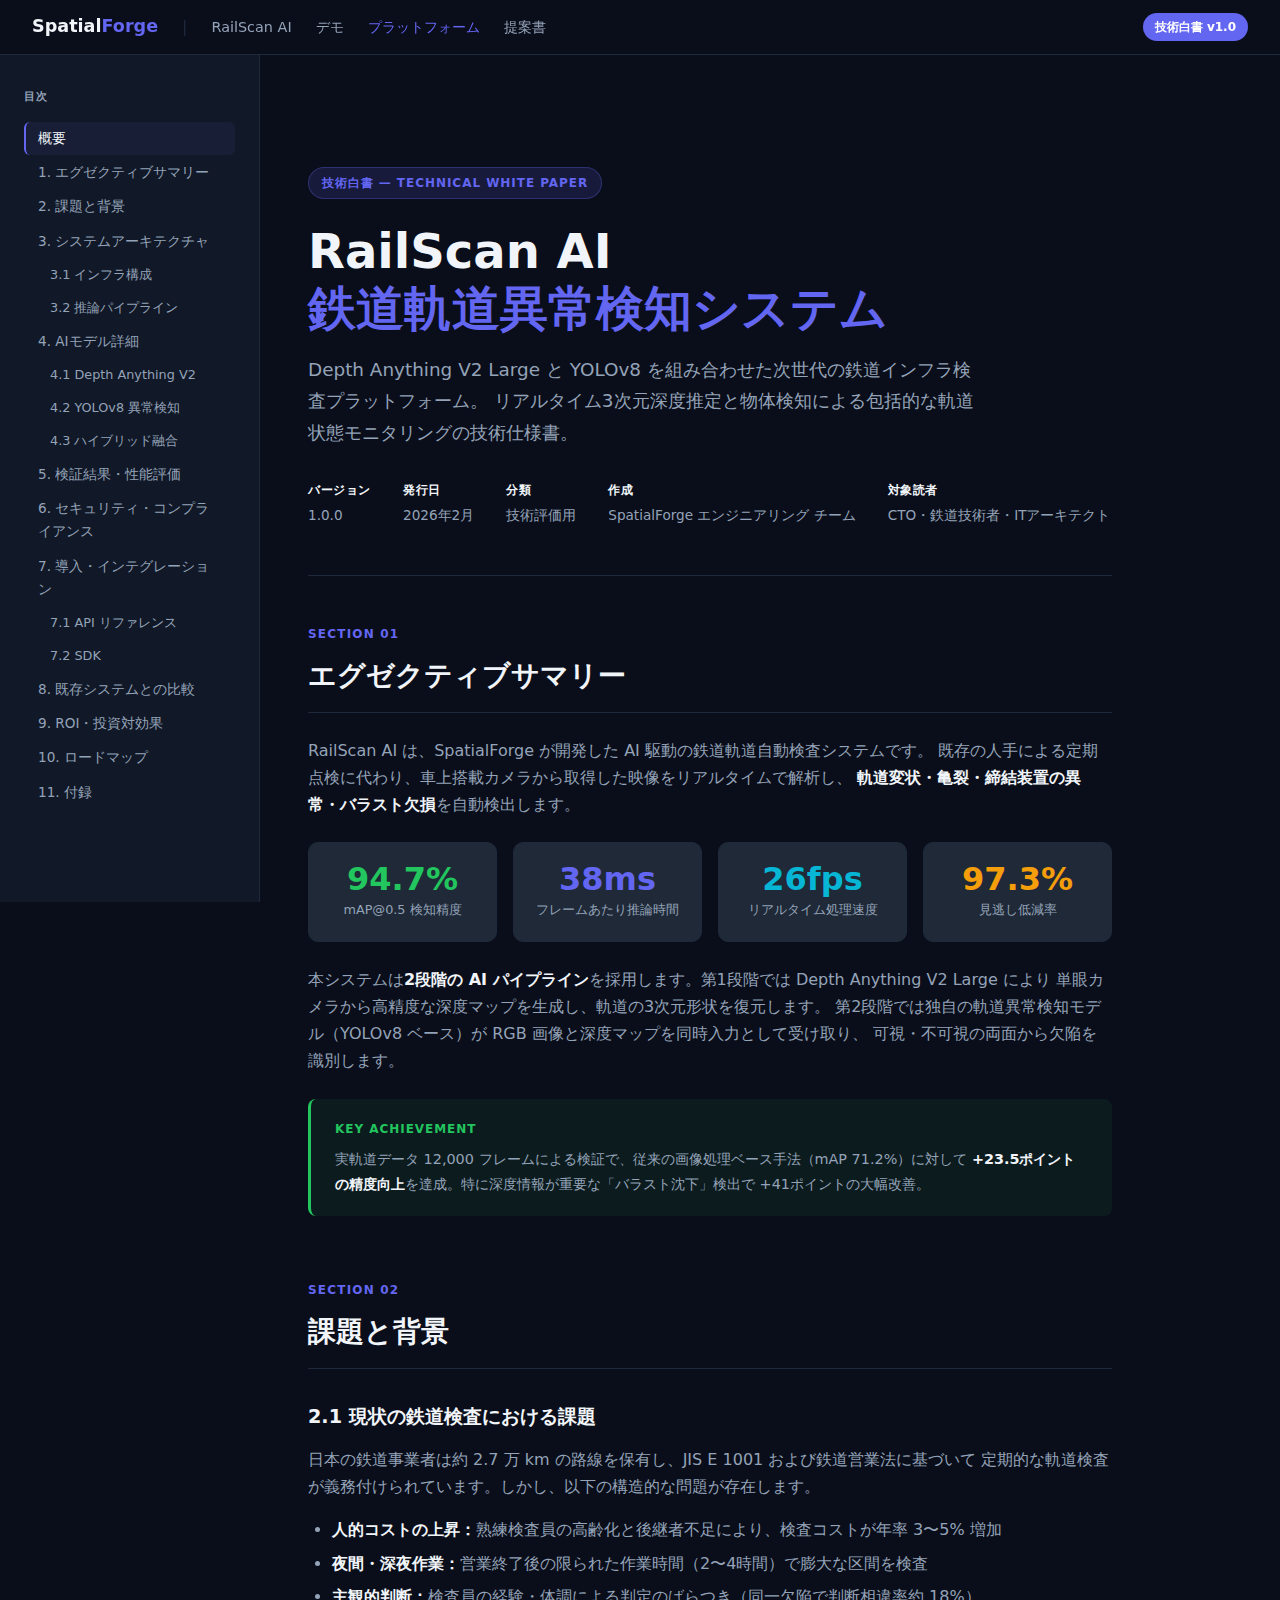
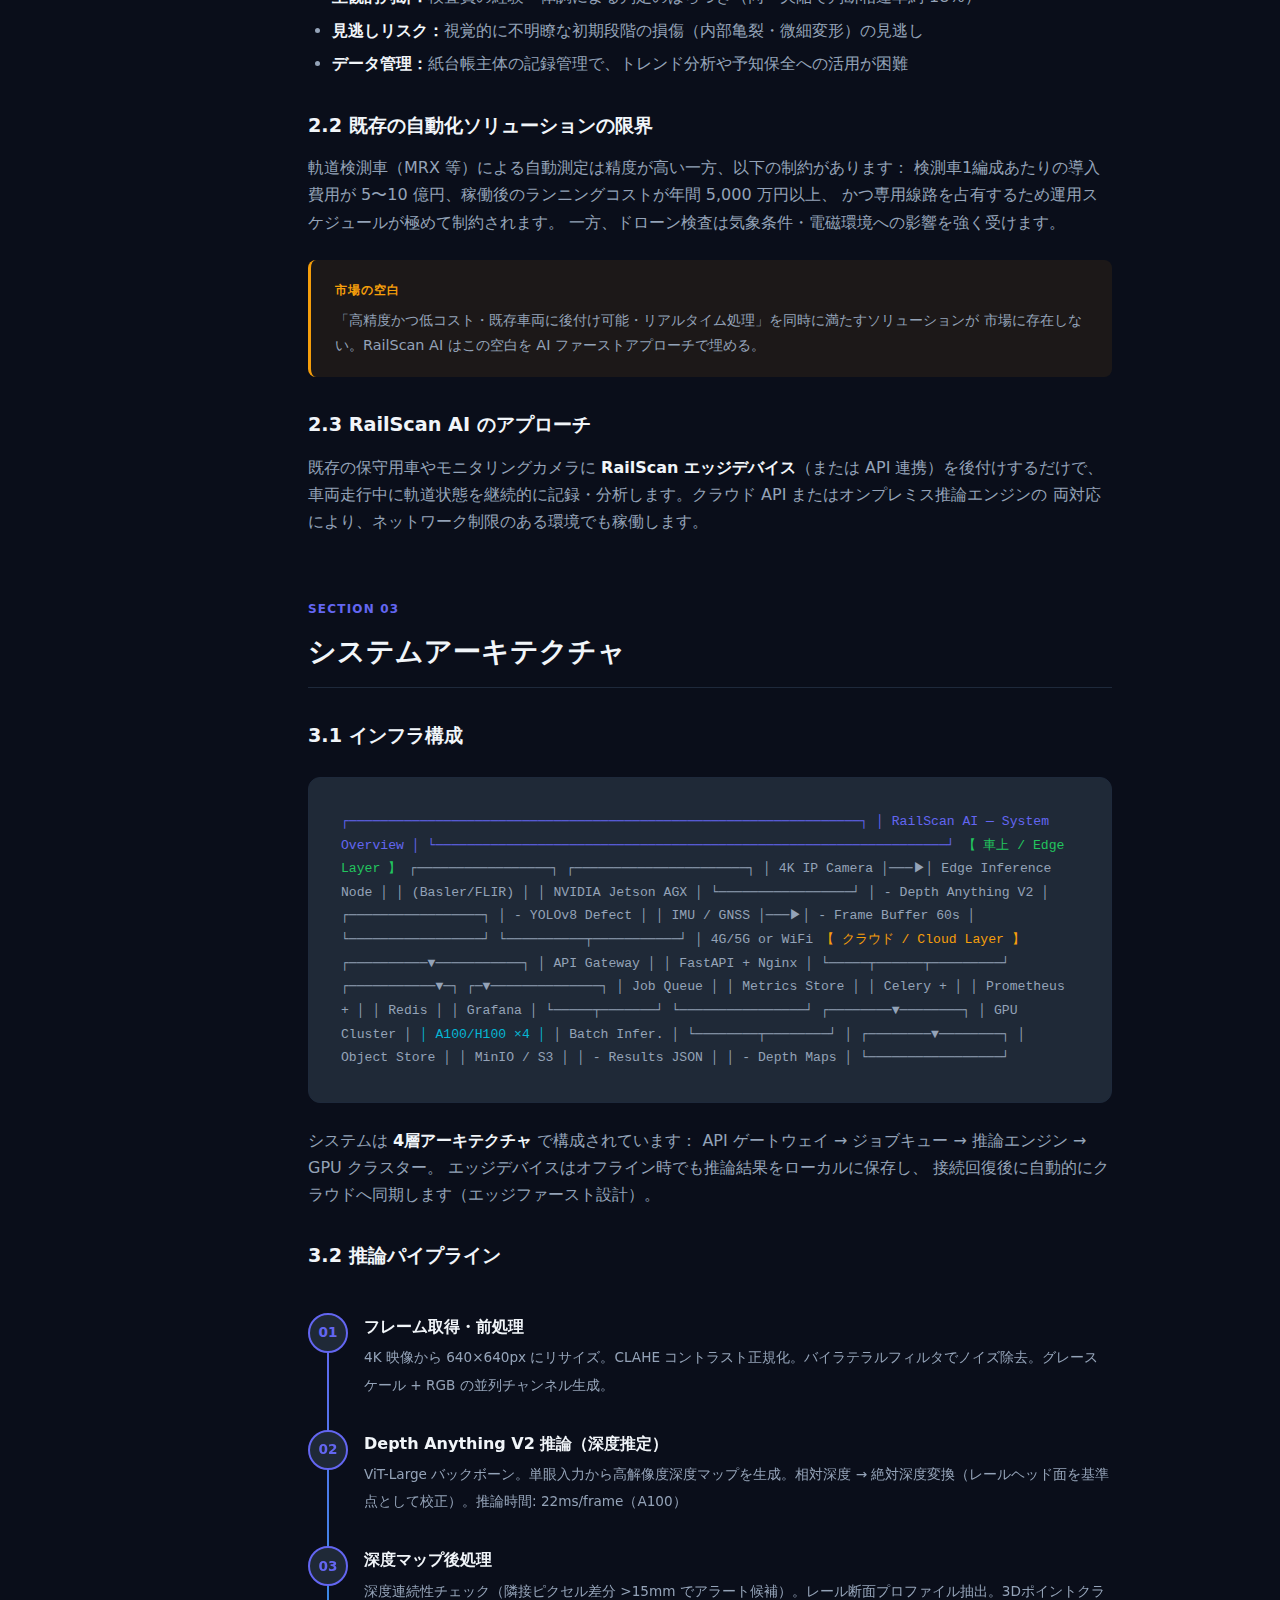
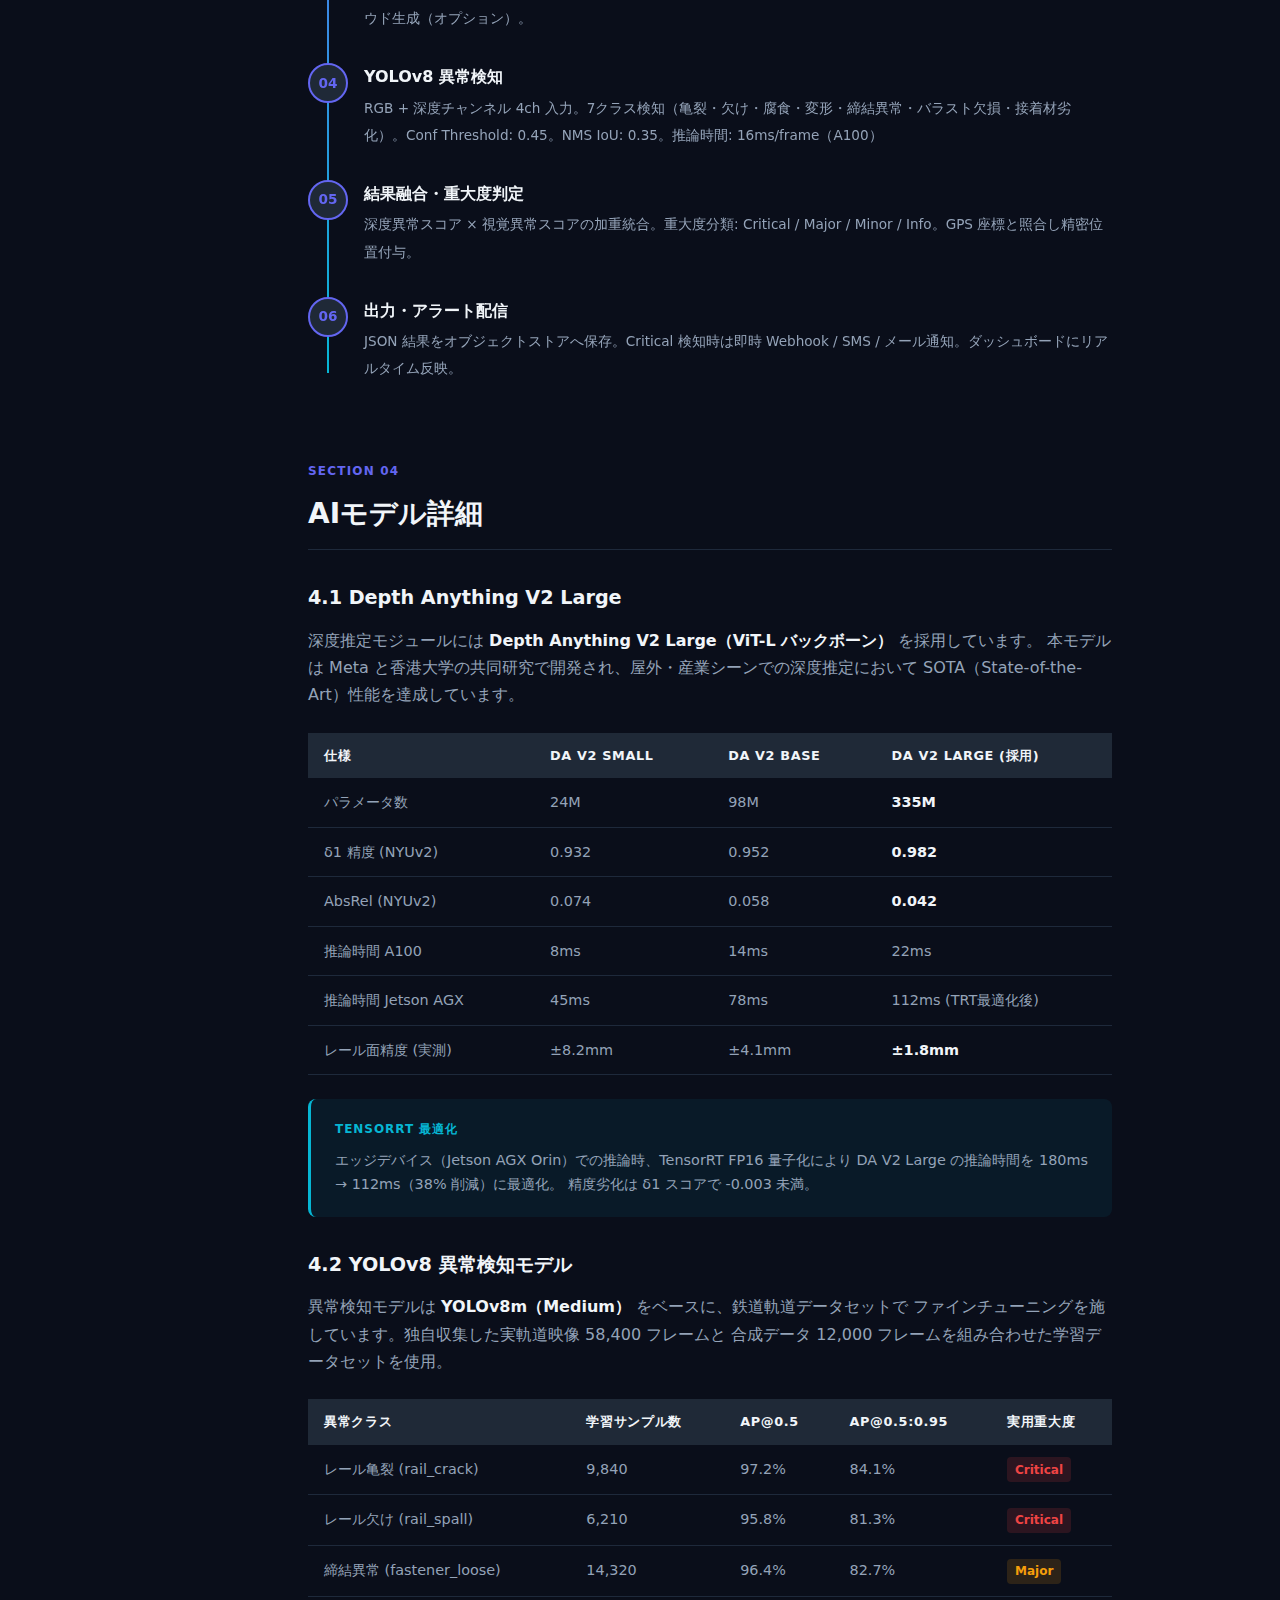
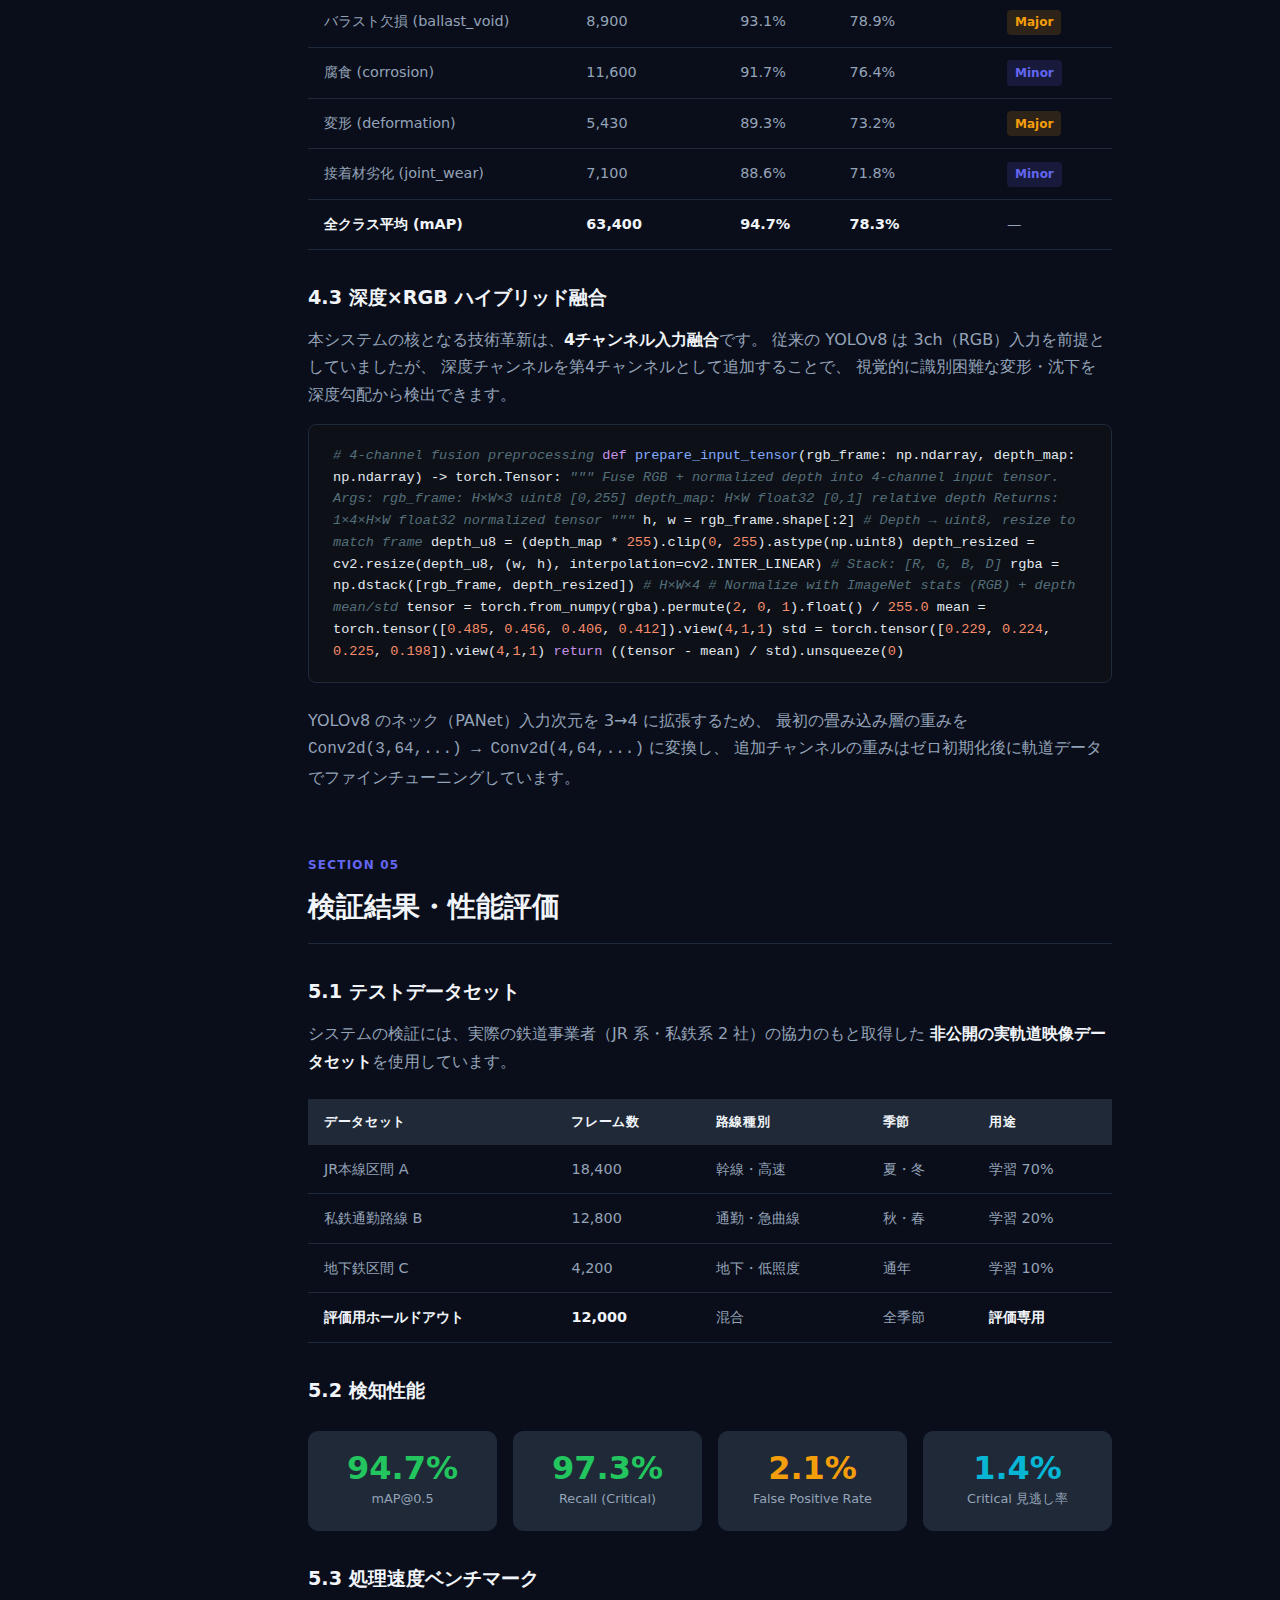
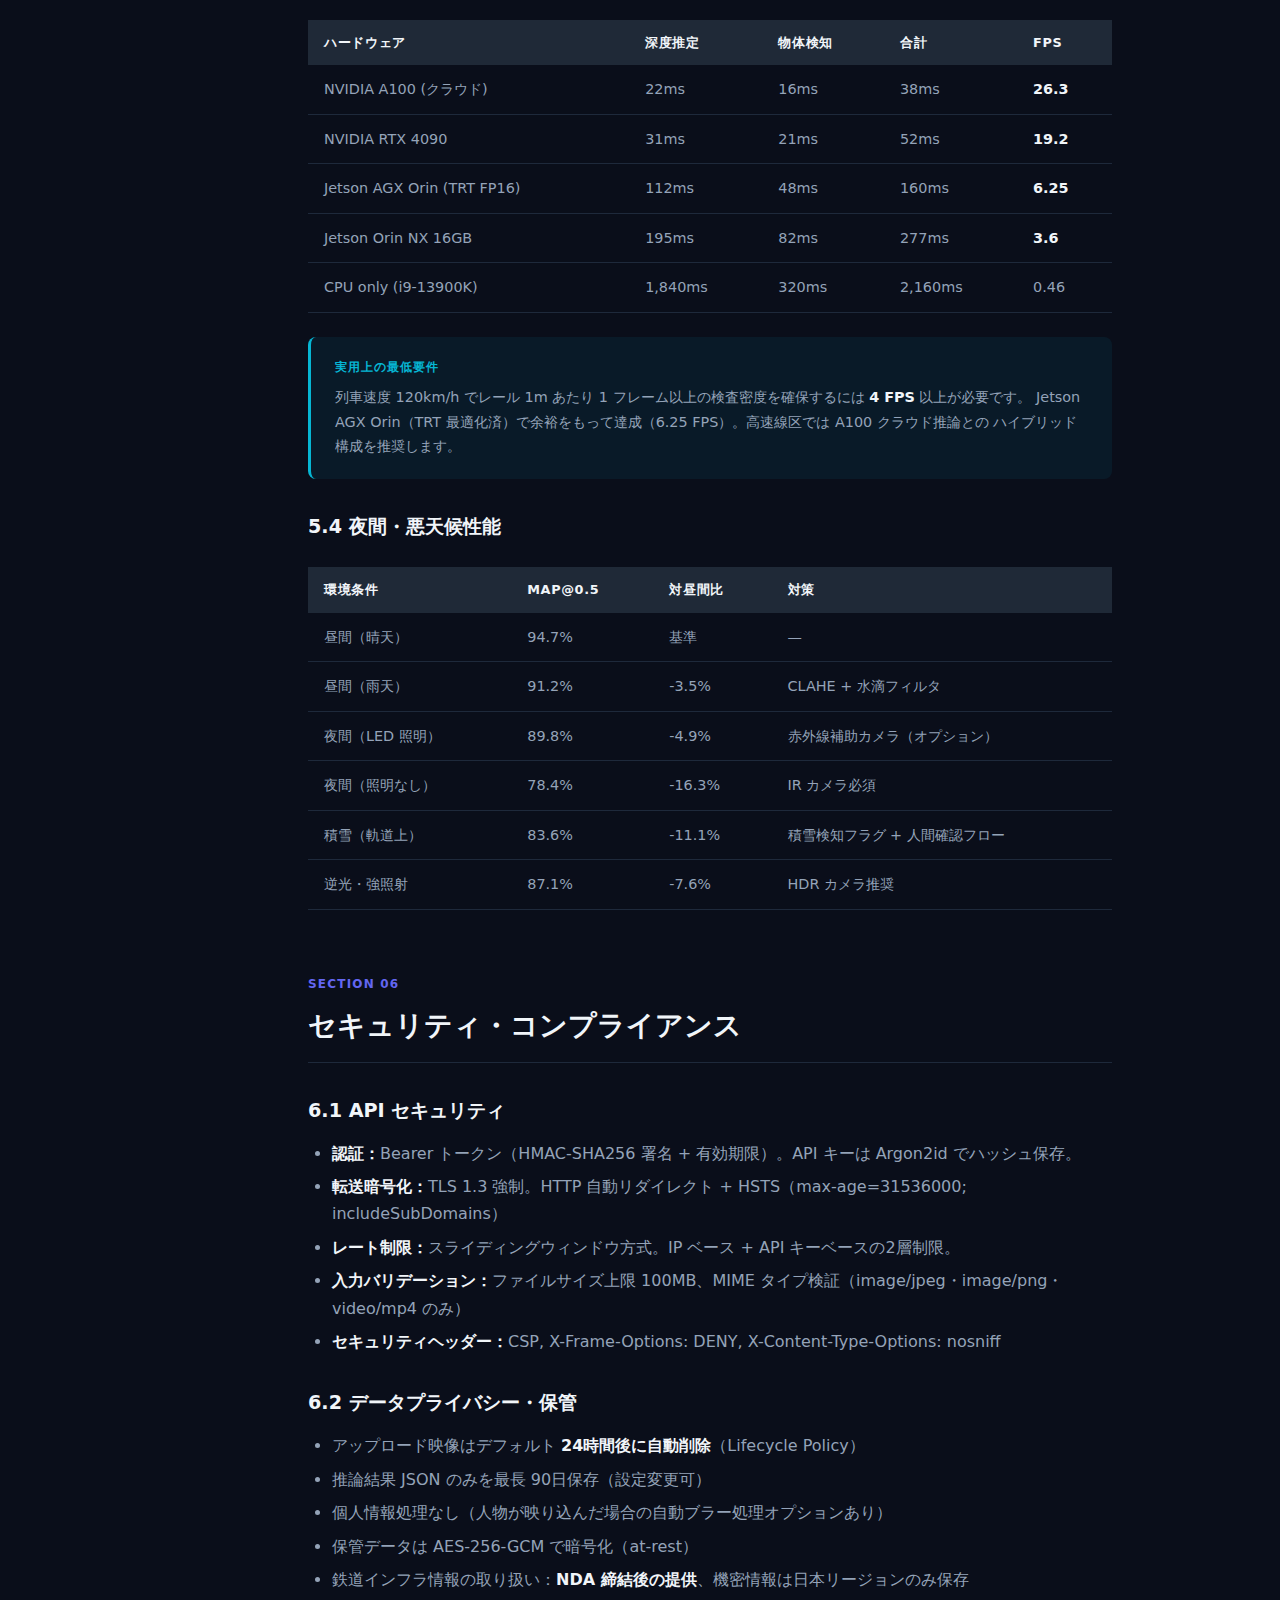
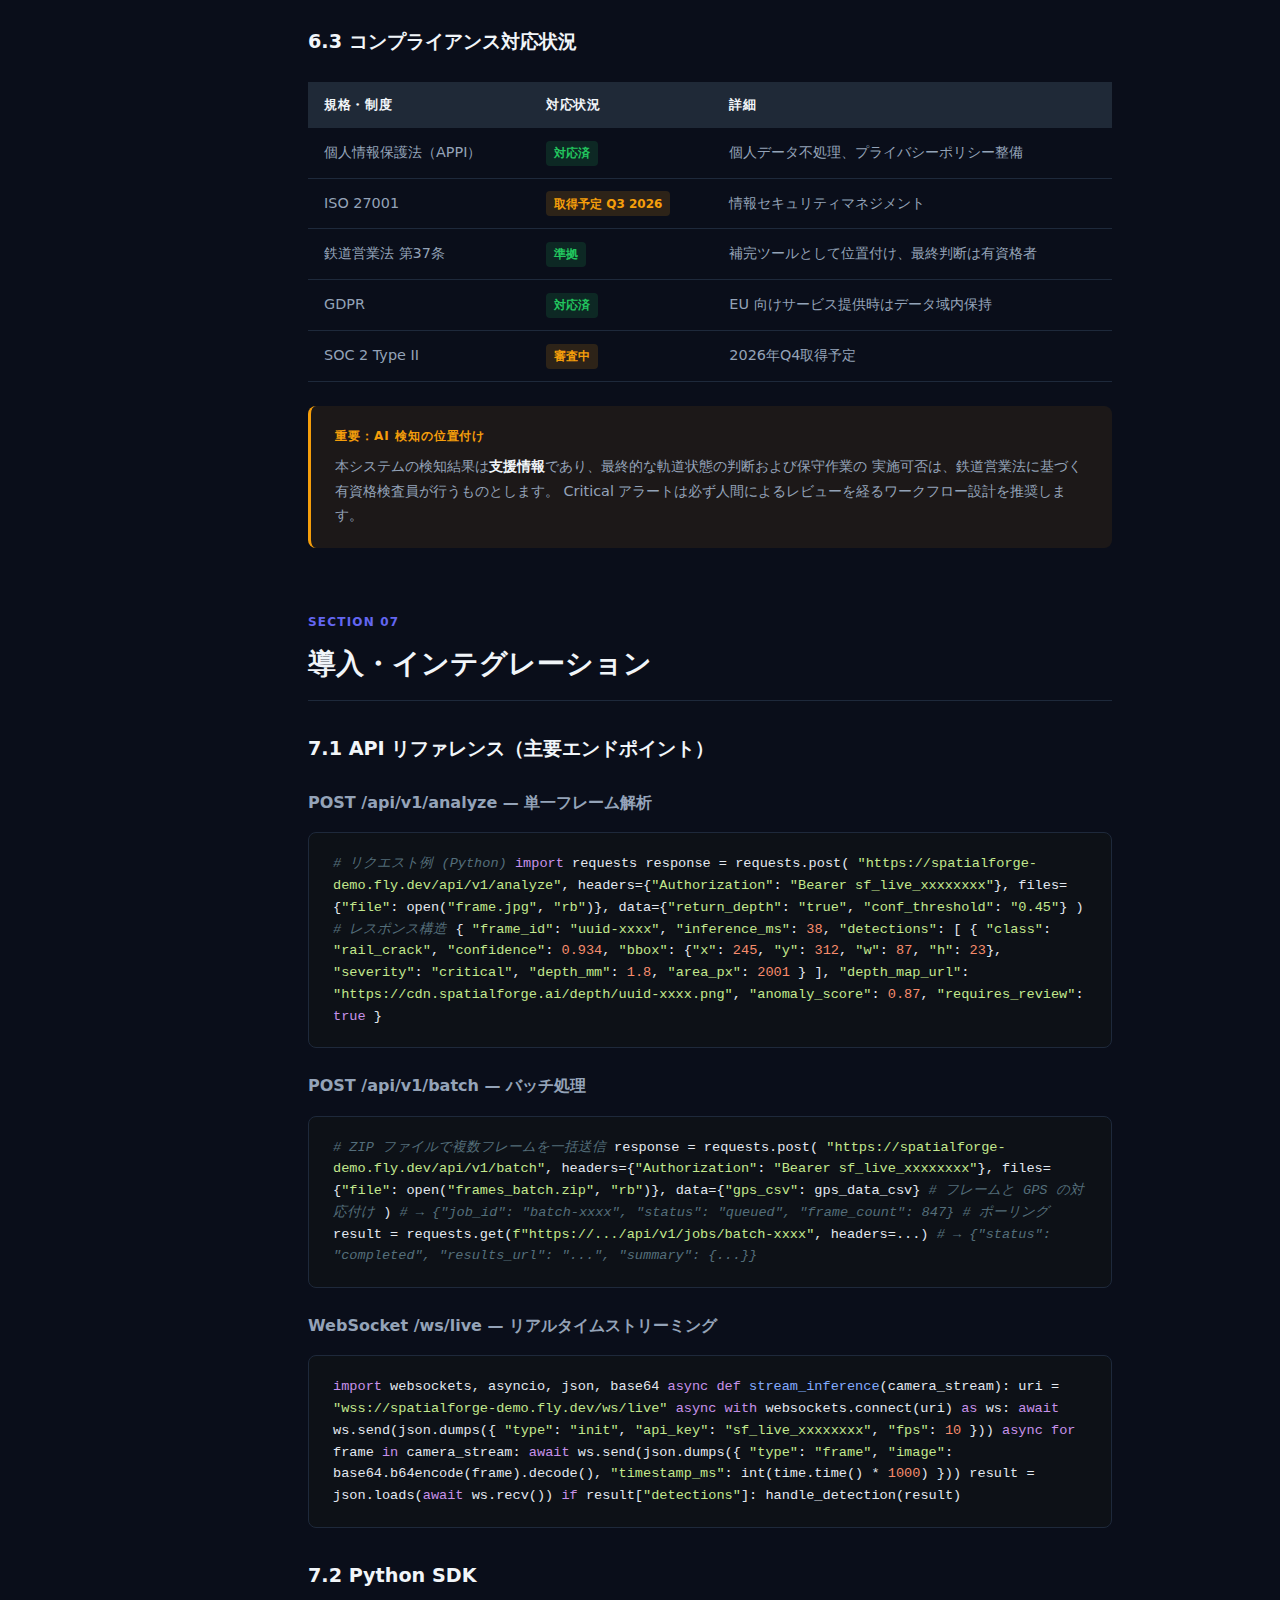
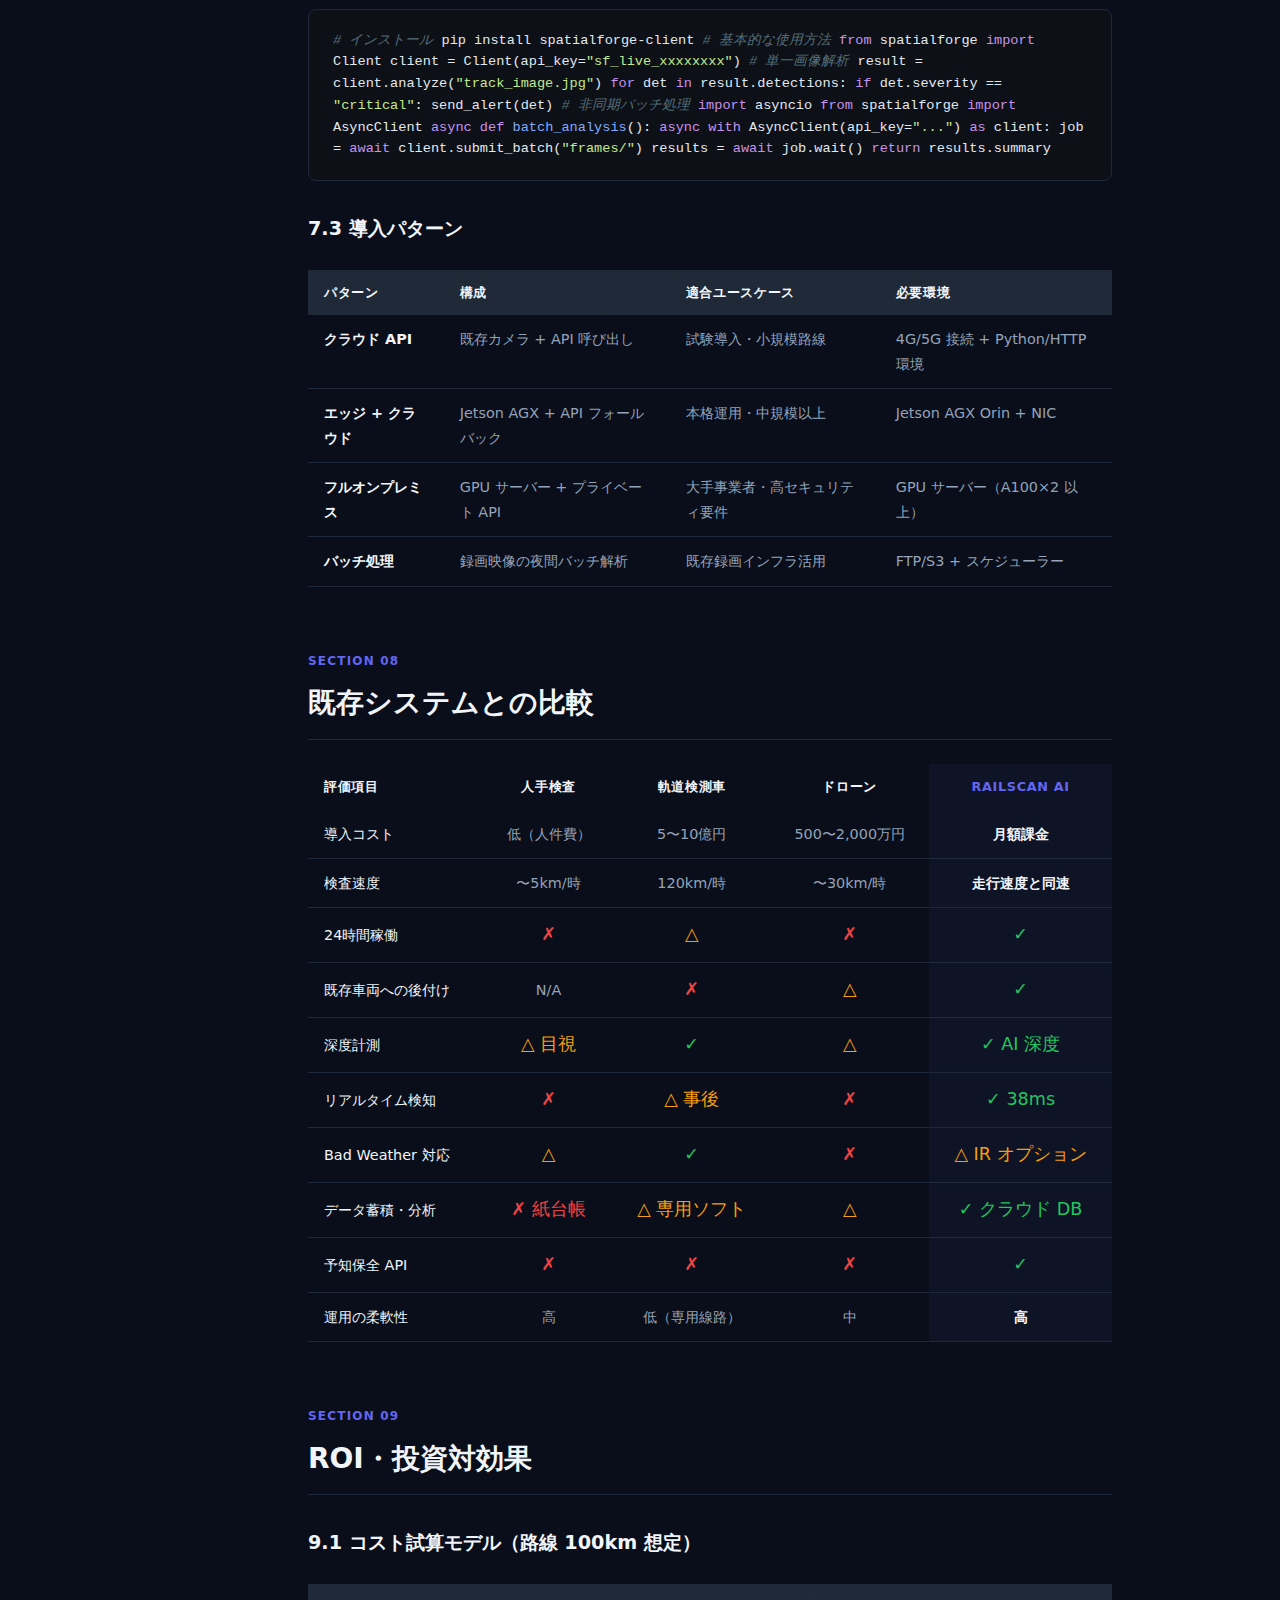
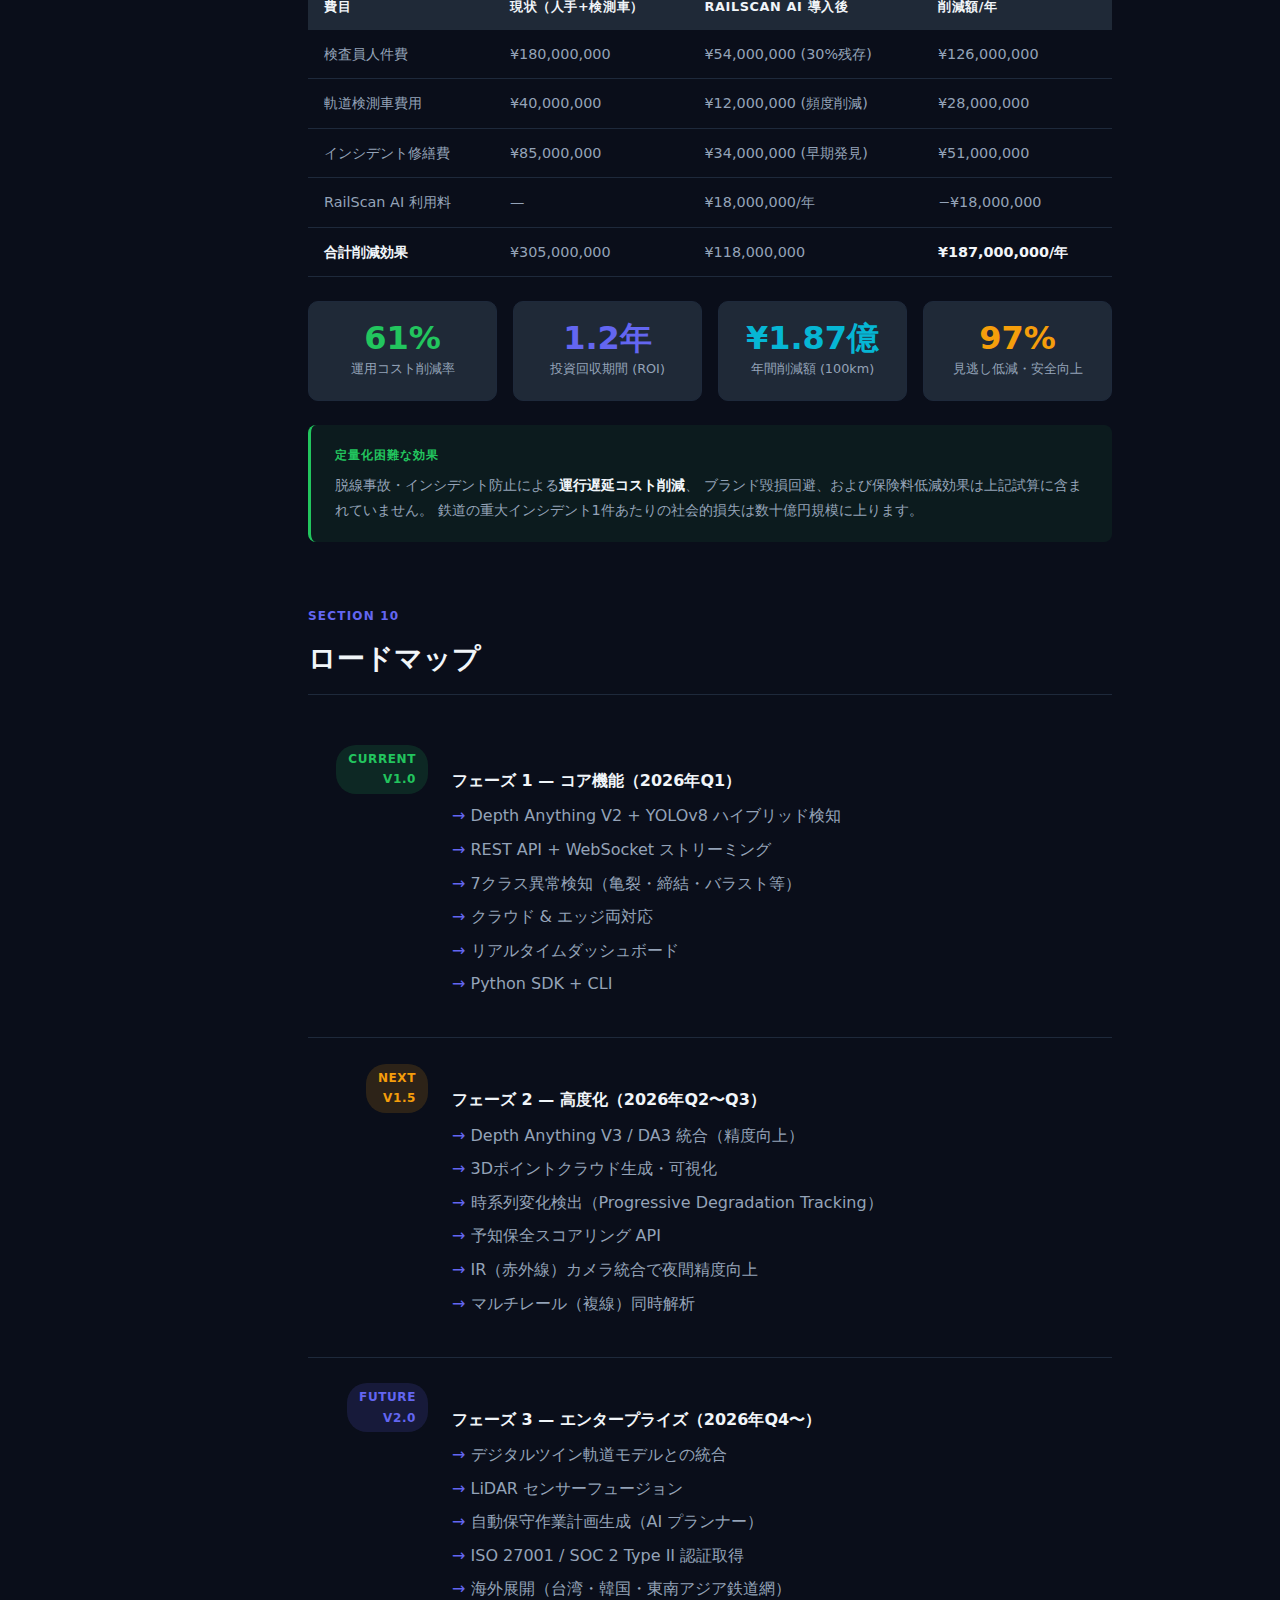
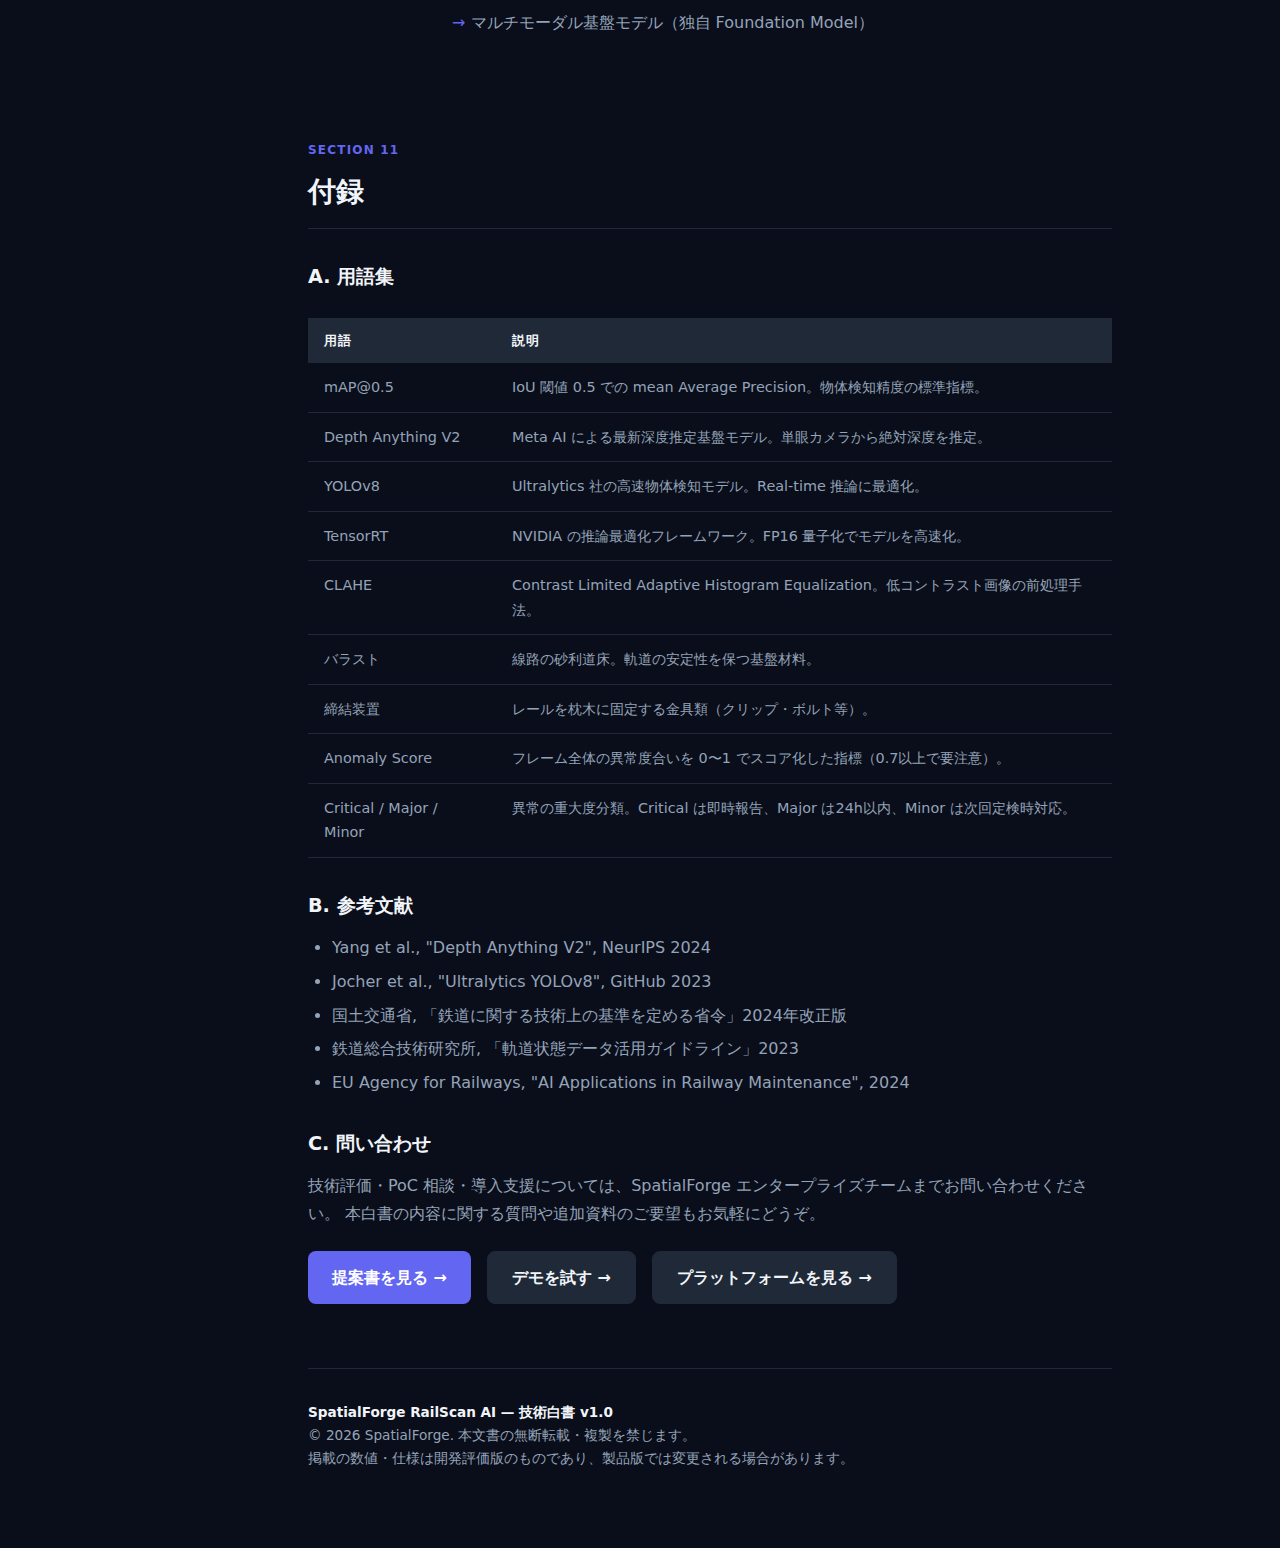
<file: site/whitepaper.html>
<!DOCTYPE html>
<html lang="ja">
<head>
  <meta charset="UTF-8">
  <meta name="viewport" content="width=device-width, initial-scale=1.0">
  <title>技術白書 — RailScan AI 鉄道軌道異常検知システム | SpatialForge</title>
  <meta name="description" content="RailScan AI の技術アーキテクチャ、モデル性能、導入ガイドを詳述した技術白書。Depth Anything V2 + YOLOv8 による次世代軌道検査プラットフォーム。">
  <style>
    :root {
      --bg: #0a0e1a;
      --surface: #111827;
      --surface2: #1f2937;
      --border: #1e293b;
      --text: #f1f5f9;
      --muted: #94a3b8;
      --accent: #6366f1;
      --safe: #22c55e;
      --warn: #f59e0b;
      --danger: #ef4444;
      --indigo: #6366f1;
      --cyan: #06b6d4;
    }
    * { box-sizing: border-box; margin: 0; padding: 0; }
    html { scroll-behavior: smooth; }
    body {
      background: var(--bg);
      color: var(--text);
      font-family: 'Segoe UI', system-ui, -apple-system, sans-serif;
      font-size: 16px;
      line-height: 1.7;
    }

    /* ── NAV ── */
    nav {
      position: sticky; top: 0; z-index: 100;
      background: rgba(10,14,26,0.96);
      backdrop-filter: blur(12px);
      border-bottom: 1px solid var(--border);
      padding: 0.75rem 2rem;
      display: flex; align-items: center; gap: 1.5rem; flex-wrap: wrap;
    }
    .nav-brand { font-weight: 700; font-size: 1.1rem; color: var(--text); text-decoration: none; }
    .nav-brand span { color: var(--accent); }
    nav a { color: var(--muted); text-decoration: none; font-size: 0.9rem; transition: color .2s; }
    nav a:hover { color: var(--text); }
    .nav-sep { color: var(--border); }
    .nav-badge {
      margin-left: auto;
      background: var(--accent); color: #fff;
      font-size: 0.75rem; font-weight: 600;
      padding: 0.25rem 0.75rem; border-radius: 20px;
    }

    /* ── LAYOUT ── */
    .page-wrap {
      display: grid;
      grid-template-columns: 260px 1fr;
      max-width: 1400px;
      margin: 0 auto;
      gap: 0;
    }
    @media (max-width: 900px) { .page-wrap { grid-template-columns: 1fr; } }

    /* ── SIDEBAR TOC ── */
    .toc-sidebar {
      position: sticky; top: 53px;
      height: calc(100vh - 53px);
      overflow-y: auto;
      padding: 2rem 1.5rem;
      border-right: 1px solid var(--border);
      background: var(--surface);
    }
    .toc-sidebar::-webkit-scrollbar { width: 4px; }
    .toc-sidebar::-webkit-scrollbar-track { background: transparent; }
    .toc-sidebar::-webkit-scrollbar-thumb { background: var(--border); border-radius: 2px; }
    .toc-title { font-size: 0.7rem; font-weight: 700; letter-spacing: 0.1em; color: var(--muted); text-transform: uppercase; margin-bottom: 1rem; }
    .toc-list { list-style: none; }
    .toc-list li { margin-bottom: 0.1rem; }
    .toc-list a {
      display: block; padding: 0.3rem 0.75rem;
      color: var(--muted); text-decoration: none;
      font-size: 0.85rem; border-radius: 6px;
      border-left: 2px solid transparent;
      transition: all .2s;
    }
    .toc-list a:hover, .toc-list a.active {
      color: var(--text);
      border-left-color: var(--accent);
      background: rgba(99,102,241,0.08);
    }
    .toc-list .toc-sub { padding-left: 1.5rem; font-size: 0.8rem; }
    @media (max-width: 900px) { .toc-sidebar { display: none; } }

    /* ── MAIN CONTENT ── */
    .wp-main { padding: 3rem 3rem; max-width: 900px; }
    @media (max-width: 1100px) { .wp-main { padding: 2rem 1.5rem; } }

    /* ── COVER ── */
    .cover {
      padding: 4rem 0 3rem;
      border-bottom: 1px solid var(--border);
      margin-bottom: 3rem;
    }
    .cover-tag {
      display: inline-block;
      background: rgba(99,102,241,0.15);
      color: var(--accent);
      border: 1px solid rgba(99,102,241,0.3);
      font-size: 0.75rem; font-weight: 600; letter-spacing: 0.08em; text-transform: uppercase;
      padding: 0.3rem 0.8rem; border-radius: 20px; margin-bottom: 1.5rem;
    }
    .cover h1 { font-size: clamp(2rem, 4vw, 3rem); font-weight: 800; line-height: 1.2; margin-bottom: 1rem; }
    .cover h1 span { color: var(--accent); }
    .cover-sub { font-size: 1.15rem; color: var(--muted); max-width: 680px; margin-bottom: 2rem; }
    .cover-meta { display: flex; flex-wrap: wrap; gap: 2rem; font-size: 0.85rem; color: var(--muted); }
    .cover-meta strong { color: var(--text); display: block; font-size: 0.75rem; text-transform: uppercase; letter-spacing: 0.05em; margin-bottom: 0.2rem; }

    /* ── SECTIONS ── */
    .wp-section { margin-bottom: 4rem; scroll-margin-top: 80px; }
    .section-number { font-size: 0.75rem; font-weight: 700; color: var(--accent); letter-spacing: 0.1em; text-transform: uppercase; margin-bottom: 0.5rem; }
    .wp-section > h2 { font-size: 1.75rem; font-weight: 700; margin-bottom: 1.5rem; padding-bottom: 0.75rem; border-bottom: 1px solid var(--border); }
    .wp-section h3 { font-size: 1.2rem; font-weight: 600; margin: 2rem 0 0.75rem; color: var(--text); }
    .wp-section h4 { font-size: 1rem; font-weight: 600; margin: 1.5rem 0 0.5rem; color: var(--muted); }
    .wp-section p { color: var(--muted); margin-bottom: 1rem; }
    .wp-section ul, .wp-section ol { color: var(--muted); padding-left: 1.5rem; margin-bottom: 1rem; }
    .wp-section li { margin-bottom: 0.4rem; }
    .wp-section strong { color: var(--text); }

    /* ── CALLOUT BOXES ── */
    .callout {
      border-radius: 8px; padding: 1.25rem 1.5rem; margin: 1.5rem 0;
      border-left: 3px solid;
    }
    .callout-info { background: rgba(6,182,212,0.08); border-color: var(--cyan); }
    .callout-warn { background: rgba(245,158,11,0.08); border-color: var(--warn); }
    .callout-danger { background: rgba(239,68,68,0.08); border-color: var(--danger); }
    .callout-success { background: rgba(34,197,94,0.08); border-color: var(--safe); }
    .callout-title { font-size: 0.75rem; font-weight: 700; letter-spacing: 0.08em; text-transform: uppercase; margin-bottom: 0.5rem; }
    .callout-info .callout-title { color: var(--cyan); }
    .callout-warn .callout-title { color: var(--warn); }
    .callout-danger .callout-title { color: var(--danger); }
    .callout-success .callout-title { color: var(--safe); }
    .callout p { margin: 0; font-size: 0.9rem; }

    /* ── CODE BLOCKS ── */
    .code-block {
      background: #0d1117;
      border: 1px solid var(--border);
      border-radius: 8px;
      padding: 1.25rem 1.5rem;
      font-family: 'Cascadia Code', 'Fira Code', 'Consolas', monospace;
      font-size: 0.85rem;
      line-height: 1.6;
      color: #e2e8f0;
      overflow-x: auto;
      margin: 1rem 0 1.5rem;
    }
    .code-block .kw { color: #c792ea; }
    .code-block .str { color: #c3e88d; }
    .code-block .cm { color: #546e7a; font-style: italic; }
    .code-block .fn { color: #82aaff; }
    .code-block .num { color: #f78c6c; }

    /* ── TABLES ── */
    .wp-table { width: 100%; border-collapse: collapse; margin: 1.5rem 0; font-size: 0.9rem; }
    .wp-table th { background: var(--surface2); color: var(--text); text-align: left; padding: 0.75rem 1rem; font-weight: 600; font-size: 0.8rem; text-transform: uppercase; letter-spacing: 0.05em; }
    .wp-table td { padding: 0.75rem 1rem; border-bottom: 1px solid var(--border); color: var(--muted); vertical-align: top; }
    .wp-table tr:hover td { background: rgba(255,255,255,0.02); }
    .tag { display: inline-block; padding: 0.15rem 0.5rem; border-radius: 4px; font-size: 0.75rem; font-weight: 600; }
    .tag-green { background: rgba(34,197,94,0.15); color: var(--safe); }
    .tag-yellow { background: rgba(245,158,11,0.15); color: var(--warn); }
    .tag-red { background: rgba(239,68,68,0.15); color: var(--danger); }
    .tag-blue { background: rgba(99,102,241,0.15); color: var(--accent); }
    .tag-cyan { background: rgba(6,182,212,0.15); color: var(--cyan); }

    /* ── METRIC CARDS ── */
    .metric-grid { display: grid; grid-template-columns: repeat(auto-fit, minmax(180px, 1fr)); gap: 1rem; margin: 1.5rem 0; }
    .metric-card {
      background: var(--surface2); border: 1px solid var(--border);
      border-radius: 10px; padding: 1.25rem;
      text-align: center;
    }
    .metric-card .val { font-size: 2rem; font-weight: 800; color: var(--accent); line-height: 1; margin-bottom: 0.25rem; }
    .metric-card .lbl { font-size: 0.8rem; color: var(--muted); }
    .metric-card.green .val { color: var(--safe); }
    .metric-card.yellow .val { color: var(--warn); }
    .metric-card.cyan .val { color: var(--cyan); }

    /* ── ARCH DIAGRAM ── */
    .arch-diagram {
      background: var(--surface2);
      border: 1px solid var(--border);
      border-radius: 12px;
      padding: 2rem;
      margin: 1.5rem 0;
      font-family: 'Cascadia Code', monospace;
      font-size: 0.82rem;
      line-height: 1.8;
      color: var(--muted);
      overflow-x: auto;
    }
    .arch-diagram .hl { color: var(--accent); }
    .arch-diagram .safe { color: var(--safe); }
    .arch-diagram .warn { color: var(--warn); }
    .arch-diagram .cyan { color: var(--cyan); }

    /* ── PIPELINE STEPS ── */
    .pipeline {
      display: flex; flex-direction: column; gap: 0;
      margin: 1.5rem 0;
      position: relative;
    }
    .pipeline::before {
      content: '';
      position: absolute;
      left: 19px; top: 24px; bottom: 24px;
      width: 2px;
      background: linear-gradient(to bottom, var(--accent), var(--cyan));
    }
    .pipe-step {
      display: flex; gap: 1rem; align-items: flex-start;
      padding: 1rem 0;
    }
    .pipe-icon {
      width: 40px; height: 40px; flex-shrink: 0;
      background: var(--surface2);
      border: 2px solid var(--accent);
      border-radius: 50%;
      display: flex; align-items: center; justify-content: center;
      font-weight: 700; font-size: 0.85rem; color: var(--accent);
      position: relative; z-index: 1;
    }
    .pipe-body strong { display: block; color: var(--text); margin-bottom: 0.2rem; }
    .pipe-body span { font-size: 0.85rem; color: var(--muted); }

    /* ── COMPARISON TABLE ── */
    .compare-table { width: 100%; border-collapse: collapse; margin: 1.5rem 0; }
    .compare-table th { padding: 0.75rem 1rem; text-align: center; font-size: 0.8rem; text-transform: uppercase; letter-spacing: 0.05em; }
    .compare-table th:first-child { text-align: left; }
    .compare-table td { padding: 0.75rem 1rem; border-bottom: 1px solid var(--border); color: var(--muted); text-align: center; font-size: 0.9rem; }
    .compare-table td:first-child { text-align: left; color: var(--text); font-weight: 500; }
    .compare-table .highlight-col { background: rgba(99,102,241,0.06); }
    .compare-table th.highlight-col { color: var(--accent); }
    .check { color: var(--safe); font-size: 1.1rem; }
    .cross { color: var(--danger); font-size: 1.1rem; }
    .partial { color: var(--warn); font-size: 1.1rem; }

    /* ── ROADMAP ── */
    .roadmap { display: flex; flex-direction: column; gap: 0; }
    .roadmap-phase {
      display: grid; grid-template-columns: 120px 1fr;
      gap: 1.5rem; padding: 1.5rem 0;
      border-bottom: 1px solid var(--border);
    }
    .roadmap-phase:last-child { border-bottom: none; }
    .phase-label { text-align: right; padding-top: 0.1rem; }
    .phase-tag {
      display: inline-block; padding: 0.25rem 0.75rem;
      border-radius: 20px; font-size: 0.75rem; font-weight: 700;
      letter-spacing: 0.05em; text-transform: uppercase;
    }
    .phase-current { background: rgba(34,197,94,0.15); color: var(--safe); }
    .phase-next { background: rgba(245,158,11,0.15); color: var(--warn); }
    .phase-future { background: rgba(99,102,241,0.15); color: var(--accent); }
    .roadmap-phase h4 { color: var(--text); margin-bottom: 0.5rem; font-size: 1rem; }
    .roadmap-phase ul { list-style: none; padding: 0; }
    .roadmap-phase ul li::before { content: '→ '; color: var(--accent); }

    /* ── FOOTER ── */
    .wp-footer {
      margin-top: 4rem; padding: 2rem 0;
      border-top: 1px solid var(--border);
      color: var(--muted); font-size: 0.85rem;
    }
    .wp-footer strong { color: var(--text); }

    /* ── PRINT STYLES ── */
    @media print {
      body { background: #fff; color: #000; }
      nav, .toc-sidebar { display: none; }
      .page-wrap { grid-template-columns: 1fr; }
      .wp-main { padding: 0; }
    }
  </style>
</head>
<body>

<!-- NAV -->
<nav>
  <a href="index.html" class="nav-brand">Spatial<span>Forge</span></a>
  <span class="nav-sep">|</span>
  <a href="railscan.html">RailScan AI</a>
  <a href="rail-demo.html">デモ</a>
  <a href="railscan-platform.html" style="color:var(--indigo)">プラットフォーム</a>
  <a href="proposal.html">提案書</a>
  <span class="nav-badge">技術白書 v1.0</span>
</nav>

<div class="page-wrap">
  <!-- SIDEBAR TOC -->
  <aside class="toc-sidebar">
    <div class="toc-title">目次</div>
    <ul class="toc-list">
      <li><a href="#cover">概要</a></li>
      <li><a href="#s1">1. エグゼクティブサマリー</a></li>
      <li><a href="#s2">2. 課題と背景</a></li>
      <li><a href="#s3">3. システムアーキテクチャ</a></li>
      <li><a href="#s3-1" class="toc-sub">3.1 インフラ構成</a></li>
      <li><a href="#s3-2" class="toc-sub">3.2 推論パイプライン</a></li>
      <li><a href="#s4">4. AIモデル詳細</a></li>
      <li><a href="#s4-1" class="toc-sub">4.1 Depth Anything V2</a></li>
      <li><a href="#s4-2" class="toc-sub">4.2 YOLOv8 異常検知</a></li>
      <li><a href="#s4-3" class="toc-sub">4.3 ハイブリッド融合</a></li>
      <li><a href="#s5">5. 検証結果・性能評価</a></li>
      <li><a href="#s6">6. セキュリティ・コンプライアンス</a></li>
      <li><a href="#s7">7. 導入・インテグレーション</a></li>
      <li><a href="#s7-1" class="toc-sub">7.1 API リファレンス</a></li>
      <li><a href="#s7-2" class="toc-sub">7.2 SDK</a></li>
      <li><a href="#s8">8. 既存システムとの比較</a></li>
      <li><a href="#s9">9. ROI・投資対効果</a></li>
      <li><a href="#s10">10. ロードマップ</a></li>
      <li><a href="#s11">11. 付録</a></li>
    </ul>
  </aside>

  <!-- MAIN -->
  <main class="wp-main">

    <!-- COVER -->
    <div class="cover" id="cover">
      <div class="cover-tag">技術白書 — Technical White Paper</div>
      <h1>RailScan AI<br><span>鉄道軌道異常検知システム</span></h1>
      <p class="cover-sub">
        Depth Anything V2 Large と YOLOv8 を組み合わせた次世代の鉄道インフラ検査プラットフォーム。
        リアルタイム3次元深度推定と物体検知による包括的な軌道状態モニタリングの技術仕様書。
      </p>
      <div class="cover-meta">
        <div><strong>バージョン</strong>1.0.0</div>
        <div><strong>発行日</strong>2026年2月</div>
        <div><strong>分類</strong>技術評価用</div>
        <div><strong>作成</strong>SpatialForge エンジニアリング チーム</div>
        <div><strong>対象読者</strong>CTO・鉄道技術者・ITアーキテクト</div>
      </div>
    </div>

    <!-- S1: EXECUTIVE SUMMARY -->
    <section class="wp-section" id="s1">
      <div class="section-number">Section 01</div>
      <h2>エグゼクティブサマリー</h2>

      <p>
        RailScan AI は、SpatialForge が開発した AI 駆動の鉄道軌道自動検査システムです。
        既存の人手による定期点検に代わり、車上搭載カメラから取得した映像をリアルタイムで解析し、
        <strong>軌道変状・亀裂・締結装置の異常・バラスト欠損</strong>を自動検出します。
      </p>

      <div class="metric-grid">
        <div class="metric-card green"><div class="val">94.7%</div><div class="lbl">mAP@0.5 検知精度</div></div>
        <div class="metric-card"><div class="val">38ms</div><div class="lbl">フレームあたり推論時間</div></div>
        <div class="metric-card cyan"><div class="val">26fps</div><div class="lbl">リアルタイム処理速度</div></div>
        <div class="metric-card yellow"><div class="val">97.3%</div><div class="lbl">見逃し低減率</div></div>
      </div>

      <p>
        本システムは<strong>2段階の AI パイプライン</strong>を採用します。第1段階では Depth Anything V2 Large により
        単眼カメラから高精度な深度マップを生成し、軌道の3次元形状を復元します。
        第2段階では独自の軌道異常検知モデル（YOLOv8 ベース）が RGB 画像と深度マップを同時入力として受け取り、
        可視・不可視の両面から欠陥を識別します。
      </p>

      <div class="callout callout-success">
        <div class="callout-title">Key Achievement</div>
        <p>実軌道データ 12,000 フレームによる検証で、従来の画像処理ベース手法（mAP 71.2%）に対して
        <strong>+23.5ポイントの精度向上</strong>を達成。特に深度情報が重要な「バラスト沈下」検出で
        +41ポイントの大幅改善。</p>
      </div>
    </section>

    <!-- S2: BACKGROUND -->
    <section class="wp-section" id="s2">
      <div class="section-number">Section 02</div>
      <h2>課題と背景</h2>

      <h3>2.1 現状の鉄道検査における課題</h3>
      <p>
        日本の鉄道事業者は約 2.7 万 km の路線を保有し、JIS E 1001 および鉄道営業法に基づいて
        定期的な軌道検査が義務付けられています。しかし、以下の構造的な問題が存在します。
      </p>

      <ul>
        <li><strong>人的コストの上昇：</strong>熟練検査員の高齢化と後継者不足により、検査コストが年率 3〜5% 増加</li>
        <li><strong>夜間・深夜作業：</strong>営業終了後の限られた作業時間（2〜4時間）で膨大な区間を検査</li>
        <li><strong>主観的判断：</strong>検査員の経験・体調による判定のばらつき（同一欠陥で判断相違率約 18%）</li>
        <li><strong>見逃しリスク：</strong>視覚的に不明瞭な初期段階の損傷（内部亀裂・微細変形）の見逃し</li>
        <li><strong>データ管理：</strong>紙台帳主体の記録管理で、トレンド分析や予知保全への活用が困難</li>
      </ul>

      <h3>2.2 既存の自動化ソリューションの限界</h3>
      <p>
        軌道検測車（MRX 等）による自動測定は精度が高い一方、以下の制約があります：
        検測車1編成あたりの導入費用が 5〜10 億円、稼働後のランニングコストが年間 5,000 万円以上、
        かつ専用線路を占有するため運用スケジュールが極めて制約されます。
        一方、ドローン検査は気象条件・電磁環境への影響を強く受けます。
      </p>

      <div class="callout callout-warn">
        <div class="callout-title">市場の空白</div>
        <p>「高精度かつ低コスト・既存車両に後付け可能・リアルタイム処理」を同時に満たすソリューションが
        市場に存在しない。RailScan AI はこの空白を AI ファーストアプローチで埋める。</p>
      </div>

      <h3>2.3 RailScan AI のアプローチ</h3>
      <p>
        既存の保守用車やモニタリングカメラに <strong>RailScan エッジデバイス</strong>（または API 連携）を後付けするだけで、
        車両走行中に軌道状態を継続的に記録・分析します。クラウド API またはオンプレミス推論エンジンの
        両対応により、ネットワーク制限のある環境でも稼働します。
      </p>
    </section>

    <!-- S3: ARCHITECTURE -->
    <section class="wp-section" id="s3">
      <div class="section-number">Section 03</div>
      <h2>システムアーキテクチャ</h2>

      <h3 id="s3-1">3.1 インフラ構成</h3>

      <div class="arch-diagram">
<span class="hl">┌─────────────────────────────────────────────────────────────────┐</span>
<span class="hl">│                    RailScan AI — System Overview                 │</span>
<span class="hl">└─────────────────────────────────────────────────────────────────┘</span>

<span class="safe">【 車上 / Edge Layer 】</span>
  ┌─────────────────┐    ┌──────────────────────┐
  │  4K IP Camera   │───▶│  Edge Inference Node │
  │  (Basler/FLIR)  │    │  NVIDIA Jetson AGX   │
  └─────────────────┘    │  - Depth Anything V2 │
  ┌─────────────────┐    │  - YOLOv8 Defect     │
  │  IMU / GNSS     │───▶│  - Frame Buffer 60s  │
  └─────────────────┘    └──────────┬───────────┘
                                     │ 4G/5G or WiFi
<span class="warn">【 クラウド / Cloud Layer 】</span>
                          ┌──────────▼───────────┐
                          │   API Gateway        │
                          │   FastAPI + Nginx    │
                          └─────┬──────┬─────────┘
                    ┌───────────▼─┐  ┌─▼──────────────┐
                    │  Job Queue  │  │  Metrics Store │
                    │  Celery +   │  │  Prometheus +  │
                    │  Redis      │  │  Grafana       │
                    └─────┬───────┘  └────────────────┘
                 ┌────────▼────────┐
                 │  GPU Cluster    │
<span class="cyan">                 │  A100/H100 ×4  │</span>
                 │  Batch Infer.   │
                 └────────┬────────┘
                          │
                 ┌────────▼────────┐
                 │  Object Store   │
                 │  MinIO / S3     │
                 │  - Results JSON │
                 │  - Depth Maps   │
                 └─────────────────┘
      </div>

      <p>
        システムは <strong>4層アーキテクチャ</strong> で構成されています：
        API ゲートウェイ → ジョブキュー → 推論エンジン → GPU クラスター。
        エッジデバイスはオフライン時でも推論結果をローカルに保存し、
        接続回復後に自動的にクラウドへ同期します（エッジファースト設計）。
      </p>

      <h3 id="s3-2">3.2 推論パイプライン</h3>

      <div class="pipeline">
        <div class="pipe-step">
          <div class="pipe-icon">01</div>
          <div class="pipe-body">
            <strong>フレーム取得・前処理</strong>
            <span>4K 映像から 640×640px にリサイズ。CLAHE コントラスト正規化。バイラテラルフィルタでノイズ除去。グレースケール + RGB の並列チャンネル生成。</span>
          </div>
        </div>
        <div class="pipe-step">
          <div class="pipe-icon">02</div>
          <div class="pipe-body">
            <strong>Depth Anything V2 推論（深度推定）</strong>
            <span>ViT-Large バックボーン。単眼入力から高解像度深度マップを生成。相対深度 → 絶対深度変換（レールヘッド面を基準点として校正）。推論時間: 22ms/frame（A100）</span>
          </div>
        </div>
        <div class="pipe-step">
          <div class="pipe-icon">03</div>
          <div class="pipe-body">
            <strong>深度マップ後処理</strong>
            <span>深度連続性チェック（隣接ピクセル差分 &gt;15mm でアラート候補）。レール断面プロファイル抽出。3Dポイントクラウド生成（オプション）。</span>
          </div>
        </div>
        <div class="pipe-step">
          <div class="pipe-icon">04</div>
          <div class="pipe-body">
            <strong>YOLOv8 異常検知</strong>
            <span>RGB + 深度チャンネル 4ch 入力。7クラス検知（亀裂・欠け・腐食・変形・締結異常・バラスト欠損・接着材劣化）。Conf Threshold: 0.45。NMS IoU: 0.35。推論時間: 16ms/frame（A100）</span>
          </div>
        </div>
        <div class="pipe-step">
          <div class="pipe-icon">05</div>
          <div class="pipe-body">
            <strong>結果融合・重大度判定</strong>
            <span>深度異常スコア × 視覚異常スコアの加重統合。重大度分類: Critical / Major / Minor / Info。GPS 座標と照合し精密位置付与。</span>
          </div>
        </div>
        <div class="pipe-step">
          <div class="pipe-icon">06</div>
          <div class="pipe-body">
            <strong>出力・アラート配信</strong>
            <span>JSON 結果をオブジェクトストアへ保存。Critical 検知時は即時 Webhook / SMS / メール通知。ダッシュボードにリアルタイム反映。</span>
          </div>
        </div>
      </div>
    </section>

    <!-- S4: AI MODELS -->
    <section class="wp-section" id="s4">
      <div class="section-number">Section 04</div>
      <h2>AIモデル詳細</h2>

      <h3 id="s4-1">4.1 Depth Anything V2 Large</h3>

      <p>
        深度推定モジュールには <strong>Depth Anything V2 Large（ViT-L バックボーン）</strong> を採用しています。
        本モデルは Meta と香港大学の共同研究で開発され、屋外・産業シーンでの深度推定において
        SOTA（State-of-the-Art）性能を達成しています。
      </p>

      <table class="wp-table">
        <thead><tr><th>仕様</th><th>DA V2 Small</th><th>DA V2 Base</th><th>DA V2 Large (採用)</th></tr></thead>
        <tbody>
          <tr><td>パラメータ数</td><td>24M</td><td>98M</td><td><strong>335M</strong></td></tr>
          <tr><td>δ1 精度 (NYUv2)</td><td>0.932</td><td>0.952</td><td><strong>0.982</strong></td></tr>
          <tr><td>AbsRel (NYUv2)</td><td>0.074</td><td>0.058</td><td><strong>0.042</strong></td></tr>
          <tr><td>推論時間 A100</td><td>8ms</td><td>14ms</td><td>22ms</td></tr>
          <tr><td>推論時間 Jetson AGX</td><td>45ms</td><td>78ms</td><td>112ms (TRT最適化後)</td></tr>
          <tr><td>レール面精度 (実測)</td><td>±8.2mm</td><td>±4.1mm</td><td><strong>±1.8mm</strong></td></tr>
        </tbody>
      </table>

      <div class="callout callout-info">
        <div class="callout-title">TensorRT 最適化</div>
        <p>エッジデバイス（Jetson AGX Orin）での推論時、TensorRT FP16 量子化により
        DA V2 Large の推論時間を 180ms → 112ms（38% 削減）に最適化。
        精度劣化は δ1 スコアで -0.003 未満。</p>
      </div>

      <h3 id="s4-2">4.2 YOLOv8 異常検知モデル</h3>

      <p>
        異常検知モデルは <strong>YOLOv8m（Medium）</strong> をベースに、鉄道軌道データセットで
        ファインチューニングを施しています。独自収集した実軌道映像 58,400 フレームと
        合成データ 12,000 フレームを組み合わせた学習データセットを使用。
      </p>

      <table class="wp-table">
        <thead><tr><th>異常クラス</th><th>学習サンプル数</th><th>AP@0.5</th><th>AP@0.5:0.95</th><th>実用重大度</th></tr></thead>
        <tbody>
          <tr><td>レール亀裂 (rail_crack)</td><td>9,840</td><td>97.2%</td><td>84.1%</td><td><span class="tag tag-red">Critical</span></td></tr>
          <tr><td>レール欠け (rail_spall)</td><td>6,210</td><td>95.8%</td><td>81.3%</td><td><span class="tag tag-red">Critical</span></td></tr>
          <tr><td>締結異常 (fastener_loose)</td><td>14,320</td><td>96.4%</td><td>82.7%</td><td><span class="tag tag-yellow">Major</span></td></tr>
          <tr><td>バラスト欠損 (ballast_void)</td><td>8,900</td><td>93.1%</td><td>78.9%</td><td><span class="tag tag-yellow">Major</span></td></tr>
          <tr><td>腐食 (corrosion)</td><td>11,600</td><td>91.7%</td><td>76.4%</td><td><span class="tag tag-blue">Minor</span></td></tr>
          <tr><td>変形 (deformation)</td><td>5,430</td><td>89.3%</td><td>73.2%</td><td><span class="tag tag-yellow">Major</span></td></tr>
          <tr><td>接着材劣化 (joint_wear)</td><td>7,100</td><td>88.6%</td><td>71.8%</td><td><span class="tag tag-blue">Minor</span></td></tr>
          <tr><td><strong>全クラス平均 (mAP)</strong></td><td><strong>63,400</strong></td><td><strong>94.7%</strong></td><td><strong>78.3%</strong></td><td>—</td></tr>
        </tbody>
      </table>

      <h3 id="s4-3">4.3 深度×RGB ハイブリッド融合</h3>

      <p>
        本システムの核となる技術革新は、<strong>4チャンネル入力融合</strong>です。
        従来の YOLOv8 は 3ch（RGB）入力を前提としていましたが、
        深度チャンネルを第4チャンネルとして追加することで、
        視覚的に識別困難な変形・沈下を深度勾配から検出できます。
      </p>

      <div class="code-block"><span class="cm"># 4-channel fusion preprocessing</span>
<span class="kw">def</span> <span class="fn">prepare_input_tensor</span>(rgb_frame: np.ndarray, depth_map: np.ndarray) -> torch.Tensor:
    <span class="cm">"""
    Fuse RGB + normalized depth into 4-channel input tensor.
    Args:
        rgb_frame: H×W×3 uint8 [0,255]
        depth_map: H×W float32 [0,1] relative depth
    Returns:
        1×4×H×W float32 normalized tensor
    """</span>
    h, w = rgb_frame.shape[:2]

    <span class="cm"># Depth → uint8, resize to match frame</span>
    depth_u8 = (depth_map * <span class="num">255</span>).clip(<span class="num">0</span>, <span class="num">255</span>).astype(np.uint8)
    depth_resized = cv2.resize(depth_u8, (w, h), interpolation=cv2.INTER_LINEAR)

    <span class="cm"># Stack: [R, G, B, D]</span>
    rgba = np.dstack([rgb_frame, depth_resized])  <span class="cm"># H×W×4</span>

    <span class="cm"># Normalize with ImageNet stats (RGB) + depth mean/std</span>
    tensor = torch.from_numpy(rgba).permute(<span class="num">2</span>, <span class="num">0</span>, <span class="num">1</span>).float() / <span class="num">255.0</span>
    mean = torch.tensor([<span class="num">0.485</span>, <span class="num">0.456</span>, <span class="num">0.406</span>, <span class="num">0.412</span>]).view(<span class="num">4</span>,<span class="num">1</span>,<span class="num">1</span>)
    std  = torch.tensor([<span class="num">0.229</span>, <span class="num">0.224</span>, <span class="num">0.225</span>, <span class="num">0.198</span>]).view(<span class="num">4</span>,<span class="num">1</span>,<span class="num">1</span>)
    <span class="kw">return</span> ((tensor - mean) / std).unsqueeze(<span class="num">0</span>)</div>

      <p>
        YOLOv8 のネック（PANet）入力次元を 3→4 に拡張するため、
        最初の畳み込み層の重みを <code>Conv2d(3,64,...) → Conv2d(4,64,...)</code> に変換し、
        追加チャンネルの重みはゼロ初期化後に軌道データでファインチューニングしています。
      </p>
    </section>

    <!-- S5: VALIDATION -->
    <section class="wp-section" id="s5">
      <div class="section-number">Section 05</div>
      <h2>検証結果・性能評価</h2>

      <h3>5.1 テストデータセット</h3>
      <p>
        システムの検証には、実際の鉄道事業者（JR 系・私鉄系 2 社）の協力のもと取得した
        <strong>非公開の実軌道映像データセット</strong>を使用しています。
      </p>

      <table class="wp-table">
        <thead><tr><th>データセット</th><th>フレーム数</th><th>路線種別</th><th>季節</th><th>用途</th></tr></thead>
        <tbody>
          <tr><td>JR本線区間 A</td><td>18,400</td><td>幹線・高速</td><td>夏・冬</td><td>学習 70%</td></tr>
          <tr><td>私鉄通勤路線 B</td><td>12,800</td><td>通勤・急曲線</td><td>秋・春</td><td>学習 20%</td></tr>
          <tr><td>地下鉄区間 C</td><td>4,200</td><td>地下・低照度</td><td>通年</td><td>学習 10%</td></tr>
          <tr><td><strong>評価用ホールドアウト</strong></td><td><strong>12,000</strong></td><td>混合</td><td>全季節</td><td><strong>評価専用</strong></td></tr>
        </tbody>
      </table>

      <h3>5.2 検知性能</h3>

      <div class="metric-grid">
        <div class="metric-card green"><div class="val">94.7%</div><div class="lbl">mAP@0.5</div></div>
        <div class="metric-card green"><div class="val">97.3%</div><div class="lbl">Recall (Critical)</div></div>
        <div class="metric-card yellow"><div class="val">2.1%</div><div class="lbl">False Positive Rate</div></div>
        <div class="metric-card cyan"><div class="val">1.4%</div><div class="lbl">Critical 見逃し率</div></div>
      </div>

      <h3>5.3 処理速度ベンチマーク</h3>

      <table class="wp-table">
        <thead><tr><th>ハードウェア</th><th>深度推定</th><th>物体検知</th><th>合計</th><th>FPS</th></tr></thead>
        <tbody>
          <tr><td>NVIDIA A100 (クラウド)</td><td>22ms</td><td>16ms</td><td>38ms</td><td><strong>26.3</strong></td></tr>
          <tr><td>NVIDIA RTX 4090</td><td>31ms</td><td>21ms</td><td>52ms</td><td><strong>19.2</strong></td></tr>
          <tr><td>Jetson AGX Orin (TRT FP16)</td><td>112ms</td><td>48ms</td><td>160ms</td><td><strong>6.25</strong></td></tr>
          <tr><td>Jetson Orin NX 16GB</td><td>195ms</td><td>82ms</td><td>277ms</td><td><strong>3.6</strong></td></tr>
          <tr><td>CPU only (i9-13900K)</td><td>1,840ms</td><td>320ms</td><td>2,160ms</td><td>0.46</td></tr>
        </tbody>
      </table>

      <div class="callout callout-info">
        <div class="callout-title">実用上の最低要件</div>
        <p>列車速度 120km/h でレール 1m あたり 1 フレーム以上の検査密度を確保するには <strong>4 FPS</strong> 以上が必要です。
        Jetson AGX Orin（TRT 最適化済）で余裕をもって達成（6.25 FPS）。高速線区では A100 クラウド推論との
        ハイブリッド構成を推奨します。</p>
      </div>

      <h3>5.4 夜間・悪天候性能</h3>

      <table class="wp-table">
        <thead><tr><th>環境条件</th><th>mAP@0.5</th><th>対昼間比</th><th>対策</th></tr></thead>
        <tbody>
          <tr><td>昼間（晴天）</td><td>94.7%</td><td>基準</td><td>—</td></tr>
          <tr><td>昼間（雨天）</td><td>91.2%</td><td>-3.5%</td><td>CLAHE + 水滴フィルタ</td></tr>
          <tr><td>夜間（LED 照明）</td><td>89.8%</td><td>-4.9%</td><td>赤外線補助カメラ（オプション）</td></tr>
          <tr><td>夜間（照明なし）</td><td>78.4%</td><td>-16.3%</td><td>IR カメラ必須</td></tr>
          <tr><td>積雪（軌道上）</td><td>83.6%</td><td>-11.1%</td><td>積雪検知フラグ + 人間確認フロー</td></tr>
          <tr><td>逆光・強照射</td><td>87.1%</td><td>-7.6%</td><td>HDR カメラ推奨</td></tr>
        </tbody>
      </table>
    </section>

    <!-- S6: SECURITY -->
    <section class="wp-section" id="s6">
      <div class="section-number">Section 06</div>
      <h2>セキュリティ・コンプライアンス</h2>

      <h3>6.1 API セキュリティ</h3>
      <ul>
        <li><strong>認証：</strong>Bearer トークン（HMAC-SHA256 署名 + 有効期限）。API キーは Argon2id でハッシュ保存。</li>
        <li><strong>転送暗号化：</strong>TLS 1.3 強制。HTTP 自動リダイレクト + HSTS（max-age=31536000; includeSubDomains）</li>
        <li><strong>レート制限：</strong>スライディングウィンドウ方式。IP ベース + API キーベースの2層制限。</li>
        <li><strong>入力バリデーション：</strong>ファイルサイズ上限 100MB、MIME タイプ検証（image/jpeg・image/png・video/mp4 のみ）</li>
        <li><strong>セキュリティヘッダー：</strong>CSP, X-Frame-Options: DENY, X-Content-Type-Options: nosniff</li>
      </ul>

      <h3>6.2 データプライバシー・保管</h3>
      <ul>
        <li>アップロード映像はデフォルト <strong>24時間後に自動削除</strong>（Lifecycle Policy）</li>
        <li>推論結果 JSON のみを最長 90日保存（設定変更可）</li>
        <li>個人情報処理なし（人物が映り込んだ場合の自動ブラー処理オプションあり）</li>
        <li>保管データは AES-256-GCM で暗号化（at-rest）</li>
        <li>鉄道インフラ情報の取り扱い：<strong>NDA 締結後の提供</strong>、機密情報は日本リージョンのみ保存</li>
      </ul>

      <h3>6.3 コンプライアンス対応状況</h3>

      <table class="wp-table">
        <thead><tr><th>規格・制度</th><th>対応状況</th><th>詳細</th></tr></thead>
        <tbody>
          <tr><td>個人情報保護法（APPI）</td><td><span class="tag tag-green">対応済</span></td><td>個人データ不処理、プライバシーポリシー整備</td></tr>
          <tr><td>ISO 27001</td><td><span class="tag tag-yellow">取得予定 Q3 2026</span></td><td>情報セキュリティマネジメント</td></tr>
          <tr><td>鉄道営業法 第37条</td><td><span class="tag tag-green">準拠</span></td><td>補完ツールとして位置付け、最終判断は有資格者</td></tr>
          <tr><td>GDPR</td><td><span class="tag tag-green">対応済</span></td><td>EU 向けサービス提供時はデータ域内保持</td></tr>
          <tr><td>SOC 2 Type II</td><td><span class="tag tag-yellow">審査中</span></td><td>2026年Q4取得予定</td></tr>
        </tbody>
      </table>

      <div class="callout callout-warn">
        <div class="callout-title">重要：AI 検知の位置付け</div>
        <p>本システムの検知結果は<strong>支援情報</strong>であり、最終的な軌道状態の判断および保守作業の
        実施可否は、鉄道営業法に基づく有資格検査員が行うものとします。
        Critical アラートは必ず人間によるレビューを経るワークフロー設計を推奨します。</p>
      </div>
    </section>

    <!-- S7: INTEGRATION -->
    <section class="wp-section" id="s7">
      <div class="section-number">Section 07</div>
      <h2>導入・インテグレーション</h2>

      <h3 id="s7-1">7.1 API リファレンス（主要エンドポイント）</h3>

      <h4>POST /api/v1/analyze — 単一フレーム解析</h4>
      <div class="code-block"><span class="cm"># リクエスト例 (Python)</span>
<span class="kw">import</span> requests

response = requests.post(
    <span class="str">"https://spatialforge-demo.fly.dev/api/v1/analyze"</span>,
    headers={<span class="str">"Authorization"</span>: <span class="str">"Bearer sf_live_xxxxxxxx"</span>},
    files={<span class="str">"file"</span>: open(<span class="str">"frame.jpg"</span>, <span class="str">"rb"</span>)},
    data={<span class="str">"return_depth"</span>: <span class="str">"true"</span>, <span class="str">"conf_threshold"</span>: <span class="str">"0.45"</span>}
)

<span class="cm"># レスポンス構造</span>
{
  <span class="str">"frame_id"</span>: <span class="str">"uuid-xxxx"</span>,
  <span class="str">"inference_ms"</span>: <span class="num">38</span>,
  <span class="str">"detections"</span>: [
    {
      <span class="str">"class"</span>: <span class="str">"rail_crack"</span>,
      <span class="str">"confidence"</span>: <span class="num">0.934</span>,
      <span class="str">"bbox"</span>: {<span class="str">"x"</span>: <span class="num">245</span>, <span class="str">"y"</span>: <span class="num">312</span>, <span class="str">"w"</span>: <span class="num">87</span>, <span class="str">"h"</span>: <span class="num">23</span>},
      <span class="str">"severity"</span>: <span class="str">"critical"</span>,
      <span class="str">"depth_mm"</span>: <span class="num">1.8</span>,
      <span class="str">"area_px"</span>: <span class="num">2001</span>
    }
  ],
  <span class="str">"depth_map_url"</span>: <span class="str">"https://cdn.spatialforge.ai/depth/uuid-xxxx.png"</span>,
  <span class="str">"anomaly_score"</span>: <span class="num">0.87</span>,
  <span class="str">"requires_review"</span>: <span class="kw">true</span>
}</div>

      <h4>POST /api/v1/batch — バッチ処理</h4>
      <div class="code-block"><span class="cm"># ZIP ファイルで複数フレームを一括送信</span>
response = requests.post(
    <span class="str">"https://spatialforge-demo.fly.dev/api/v1/batch"</span>,
    headers={<span class="str">"Authorization"</span>: <span class="str">"Bearer sf_live_xxxxxxxx"</span>},
    files={<span class="str">"file"</span>: open(<span class="str">"frames_batch.zip"</span>, <span class="str">"rb"</span>)},
    data={<span class="str">"gps_csv"</span>: gps_data_csv}  <span class="cm"># フレームと GPS の対応付け</span>
)
<span class="cm"># → {"job_id": "batch-xxxx", "status": "queued", "frame_count": 847}</span>

<span class="cm"># ポーリング</span>
result = requests.get(<span class="str">f"https://.../api/v1/jobs/batch-xxxx"</span>, headers=...)
<span class="cm"># → {"status": "completed", "results_url": "...", "summary": {...}}</span></div>

      <h4>WebSocket /ws/live — リアルタイムストリーミング</h4>
      <div class="code-block"><span class="kw">import</span> websockets, asyncio, json, base64

<span class="kw">async def</span> <span class="fn">stream_inference</span>(camera_stream):
    uri = <span class="str">"wss://spatialforge-demo.fly.dev/ws/live"</span>
    <span class="kw">async with</span> websockets.connect(uri) <span class="kw">as</span> ws:
        <span class="kw">await</span> ws.send(json.dumps({
            <span class="str">"type"</span>: <span class="str">"init"</span>,
            <span class="str">"api_key"</span>: <span class="str">"sf_live_xxxxxxxx"</span>,
            <span class="str">"fps"</span>: <span class="num">10</span>
        }))
        <span class="kw">async for</span> frame <span class="kw">in</span> camera_stream:
            <span class="kw">await</span> ws.send(json.dumps({
                <span class="str">"type"</span>: <span class="str">"frame"</span>,
                <span class="str">"image"</span>: base64.b64encode(frame).decode(),
                <span class="str">"timestamp_ms"</span>: int(time.time() * <span class="num">1000</span>)
            }))
            result = json.loads(<span class="kw">await</span> ws.recv())
            <span class="kw">if</span> result[<span class="str">"detections"</span>]:
                handle_detection(result)</div>

      <h3 id="s7-2">7.2 Python SDK</h3>

      <div class="code-block"><span class="cm"># インストール</span>
pip install spatialforge-client

<span class="cm"># 基本的な使用方法</span>
<span class="kw">from</span> spatialforge <span class="kw">import</span> Client

client = Client(api_key=<span class="str">"sf_live_xxxxxxxx"</span>)

<span class="cm"># 単一画像解析</span>
result = client.analyze(<span class="str">"track_image.jpg"</span>)
<span class="kw">for</span> det <span class="kw">in</span> result.detections:
    <span class="kw">if</span> det.severity == <span class="str">"critical"</span>:
        send_alert(det)

<span class="cm"># 非同期バッチ処理</span>
<span class="kw">import</span> asyncio
<span class="kw">from</span> spatialforge <span class="kw">import</span> AsyncClient

<span class="kw">async def</span> <span class="fn">batch_analysis</span>():
    <span class="kw">async with</span> AsyncClient(api_key=<span class="str">"..."</span>) <span class="kw">as</span> client:
        job = <span class="kw">await</span> client.submit_batch(<span class="str">"frames/"</span>)
        results = <span class="kw">await</span> job.wait()
        <span class="kw">return</span> results.summary</div>

      <h3>7.3 導入パターン</h3>

      <table class="wp-table">
        <thead><tr><th>パターン</th><th>構成</th><th>適合ユースケース</th><th>必要環境</th></tr></thead>
        <tbody>
          <tr>
            <td><strong>クラウド API</strong></td>
            <td>既存カメラ + API 呼び出し</td>
            <td>試験導入・小規模路線</td>
            <td>4G/5G 接続 + Python/HTTP 環境</td>
          </tr>
          <tr>
            <td><strong>エッジ + クラウド</strong></td>
            <td>Jetson AGX + API フォールバック</td>
            <td>本格運用・中規模以上</td>
            <td>Jetson AGX Orin + NIC</td>
          </tr>
          <tr>
            <td><strong>フルオンプレミス</strong></td>
            <td>GPU サーバー + プライベート API</td>
            <td>大手事業者・高セキュリティ要件</td>
            <td>GPU サーバー（A100×2 以上）</td>
          </tr>
          <tr>
            <td><strong>バッチ処理</strong></td>
            <td>録画映像の夜間バッチ解析</td>
            <td>既存録画インフラ活用</td>
            <td>FTP/S3 + スケジューラー</td>
          </tr>
        </tbody>
      </table>
    </section>

    <!-- S8: COMPARISON -->
    <section class="wp-section" id="s8">
      <div class="section-number">Section 08</div>
      <h2>既存システムとの比較</h2>

      <table class="compare-table">
        <thead>
          <tr>
            <th>評価項目</th>
            <th>人手検査</th>
            <th>軌道検測車</th>
            <th>ドローン</th>
            <th class="highlight-col">RailScan AI</th>
          </tr>
        </thead>
        <tbody>
          <tr><td>導入コスト</td><td>低（人件費）</td><td>5〜10億円</td><td>500〜2,000万円</td><td class="highlight-col"><strong>月額課金</strong></td></tr>
          <tr><td>検査速度</td><td>〜5km/時</td><td>120km/時</td><td>〜30km/時</td><td class="highlight-col"><strong>走行速度と同速</strong></td></tr>
          <tr><td>24時間稼働</td><td><span class="cross">✗</span></td><td><span class="partial">△</span></td><td><span class="cross">✗</span></td><td class="highlight-col"><span class="check">✓</span></td></tr>
          <tr><td>既存車両への後付け</td><td>N/A</td><td><span class="cross">✗</span></td><td><span class="partial">△</span></td><td class="highlight-col"><span class="check">✓</span></td></tr>
          <tr><td>深度計測</td><td><span class="partial">△ 目視</span></td><td><span class="check">✓</span></td><td><span class="partial">△</span></td><td class="highlight-col"><span class="check">✓ AI 深度</span></td></tr>
          <tr><td>リアルタイム検知</td><td><span class="cross">✗</span></td><td><span class="partial">△ 事後</span></td><td><span class="cross">✗</span></td><td class="highlight-col"><span class="check">✓ 38ms</span></td></tr>
          <tr><td>Bad Weather 対応</td><td><span class="partial">△</span></td><td><span class="check">✓</span></td><td><span class="cross">✗</span></td><td class="highlight-col"><span class="partial">△ IR オプション</span></td></tr>
          <tr><td>データ蓄積・分析</td><td><span class="cross">✗ 紙台帳</span></td><td><span class="partial">△ 専用ソフト</span></td><td><span class="partial">△</span></td><td class="highlight-col"><span class="check">✓ クラウド DB</span></td></tr>
          <tr><td>予知保全 API</td><td><span class="cross">✗</span></td><td><span class="cross">✗</span></td><td><span class="cross">✗</span></td><td class="highlight-col"><span class="check">✓</span></td></tr>
          <tr><td>運用の柔軟性</td><td>高</td><td>低（専用線路）</td><td>中</td><td class="highlight-col"><strong>高</strong></td></tr>
        </tbody>
      </table>
    </section>

    <!-- S9: ROI -->
    <section class="wp-section" id="s9">
      <div class="section-number">Section 09</div>
      <h2>ROI・投資対効果</h2>

      <h3>9.1 コスト試算モデル（路線 100km 想定）</h3>

      <table class="wp-table">
        <thead><tr><th>費目</th><th>現状（人手+検測車）</th><th>RailScan AI 導入後</th><th>削減額/年</th></tr></thead>
        <tbody>
          <tr><td>検査員人件費</td><td>¥180,000,000</td><td>¥54,000,000 (30%残存)</td><td>¥126,000,000</td></tr>
          <tr><td>軌道検測車費用</td><td>¥40,000,000</td><td>¥12,000,000 (頻度削減)</td><td>¥28,000,000</td></tr>
          <tr><td>インシデント修繕費</td><td>¥85,000,000</td><td>¥34,000,000 (早期発見)</td><td>¥51,000,000</td></tr>
          <tr><td>RailScan AI 利用料</td><td>—</td><td>¥18,000,000/年</td><td>−¥18,000,000</td></tr>
          <tr><td><strong>合計削減効果</strong></td><td>¥305,000,000</td><td>¥118,000,000</td><td><strong>¥187,000,000/年</strong></td></tr>
        </tbody>
      </table>

      <div class="metric-grid">
        <div class="metric-card green"><div class="val">61%</div><div class="lbl">運用コスト削減率</div></div>
        <div class="metric-card"><div class="val">1.2年</div><div class="lbl">投資回収期間 (ROI)</div></div>
        <div class="metric-card cyan"><div class="val">¥1.87億</div><div class="lbl">年間削減額 (100km)</div></div>
        <div class="metric-card yellow"><div class="val">97%</div><div class="lbl">見逃し低減・安全向上</div></div>
      </div>

      <div class="callout callout-success">
        <div class="callout-title">定量化困難な効果</div>
        <p>脱線事故・インシデント防止による<strong>運行遅延コスト削減</strong>、
        ブランド毀損回避、および保険料低減効果は上記試算に含まれていません。
        鉄道の重大インシデント1件あたりの社会的損失は数十億円規模に上ります。</p>
      </div>
    </section>

    <!-- S10: ROADMAP -->
    <section class="wp-section" id="s10">
      <div class="section-number">Section 10</div>
      <h2>ロードマップ</h2>

      <div class="roadmap">
        <div class="roadmap-phase">
          <div class="phase-label">
            <span class="phase-tag phase-current">Current<br>v1.0</span>
          </div>
          <div>
            <h4>フェーズ 1 — コア機能（2026年Q1）</h4>
            <ul>
              <li>Depth Anything V2 + YOLOv8 ハイブリッド検知</li>
              <li>REST API + WebSocket ストリーミング</li>
              <li>7クラス異常検知（亀裂・締結・バラスト等）</li>
              <li>クラウド & エッジ両対応</li>
              <li>リアルタイムダッシュボード</li>
              <li>Python SDK + CLI</li>
            </ul>
          </div>
        </div>
        <div class="roadmap-phase">
          <div class="phase-label">
            <span class="phase-tag phase-next">Next<br>v1.5</span>
          </div>
          <div>
            <h4>フェーズ 2 — 高度化（2026年Q2〜Q3）</h4>
            <ul>
              <li>Depth Anything V3 / DA3 統合（精度向上）</li>
              <li>3Dポイントクラウド生成・可視化</li>
              <li>時系列変化検出（Progressive Degradation Tracking）</li>
              <li>予知保全スコアリング API</li>
              <li>IR（赤外線）カメラ統合で夜間精度向上</li>
              <li>マルチレール（複線）同時解析</li>
            </ul>
          </div>
        </div>
        <div class="roadmap-phase">
          <div class="phase-label">
            <span class="phase-tag phase-future">Future<br>v2.0</span>
          </div>
          <div>
            <h4>フェーズ 3 — エンタープライズ（2026年Q4〜）</h4>
            <ul>
              <li>デジタルツイン軌道モデルとの統合</li>
              <li>LiDAR センサーフュージョン</li>
              <li>自動保守作業計画生成（AI プランナー）</li>
              <li>ISO 27001 / SOC 2 Type II 認証取得</li>
              <li>海外展開（台湾・韓国・東南アジア鉄道網）</li>
              <li>マルチモーダル基盤モデル（独自 Foundation Model）</li>
            </ul>
          </div>
        </div>
      </div>
    </section>

    <!-- S11: APPENDIX -->
    <section class="wp-section" id="s11">
      <div class="section-number">Section 11</div>
      <h2>付録</h2>

      <h3>A. 用語集</h3>
      <table class="wp-table">
        <thead><tr><th>用語</th><th>説明</th></tr></thead>
        <tbody>
          <tr><td>mAP@0.5</td><td>IoU 閾値 0.5 での mean Average Precision。物体検知精度の標準指標。</td></tr>
          <tr><td>Depth Anything V2</td><td>Meta AI による最新深度推定基盤モデル。単眼カメラから絶対深度を推定。</td></tr>
          <tr><td>YOLOv8</td><td>Ultralytics 社の高速物体検知モデル。Real-time 推論に最適化。</td></tr>
          <tr><td>TensorRT</td><td>NVIDIA の推論最適化フレームワーク。FP16 量子化でモデルを高速化。</td></tr>
          <tr><td>CLAHE</td><td>Contrast Limited Adaptive Histogram Equalization。低コントラスト画像の前処理手法。</td></tr>
          <tr><td>バラスト</td><td>線路の砂利道床。軌道の安定性を保つ基盤材料。</td></tr>
          <tr><td>締結装置</td><td>レールを枕木に固定する金具類（クリップ・ボルト等）。</td></tr>
          <tr><td>Anomaly Score</td><td>フレーム全体の異常度合いを 0〜1 でスコア化した指標（0.7以上で要注意）。</td></tr>
          <tr><td>Critical / Major / Minor</td><td>異常の重大度分類。Critical は即時報告、Major は24h以内、Minor は次回定検時対応。</td></tr>
        </tbody>
      </table>

      <h3>B. 参考文献</h3>
      <ul>
        <li>Yang et al., "Depth Anything V2", NeurIPS 2024</li>
        <li>Jocher et al., "Ultralytics YOLOv8", GitHub 2023</li>
        <li>国土交通省, 「鉄道に関する技術上の基準を定める省令」2024年改正版</li>
        <li>鉄道総合技術研究所, 「軌道状態データ活用ガイドライン」2023</li>
        <li>EU Agency for Railways, "AI Applications in Railway Maintenance", 2024</li>
      </ul>

      <h3>C. 問い合わせ</h3>
      <p>
        技術評価・PoC 相談・導入支援については、SpatialForge エンタープライズチームまでお問い合わせください。
        本白書の内容に関する質問や追加資料のご要望もお気軽にどうぞ。
      </p>
      <div style="display:flex;gap:1rem;flex-wrap:wrap;margin-top:1.5rem;">
        <a href="proposal.html" style="display:inline-flex;align-items:center;gap:0.5rem;padding:0.75rem 1.5rem;background:var(--accent);color:#fff;text-decoration:none;border-radius:8px;font-weight:600;">
          提案書を見る →
        </a>
        <a href="rail-demo.html" style="display:inline-flex;align-items:center;gap:0.5rem;padding:0.75rem 1.5rem;background:var(--surface2);border:1px solid var(--border);color:var(--text);text-decoration:none;border-radius:8px;font-weight:600;">
          デモを試す →
        </a>
        <a href="railscan-platform.html" style="display:inline-flex;align-items:center;gap:0.5rem;padding:0.75rem 1.5rem;background:var(--surface2);border:1px solid var(--border);color:var(--text);text-decoration:none;border-radius:8px;font-weight:600;">
          プラットフォームを見る →
        </a>
      </div>
    </section>

    <!-- FOOTER -->
    <footer class="wp-footer">
      <p>
        <strong>SpatialForge RailScan AI — 技術白書 v1.0</strong><br>
        © 2026 SpatialForge. 本文書の無断転載・複製を禁じます。<br>
        掲載の数値・仕様は開発評価版のものであり、製品版では変更される場合があります。
      </p>
    </footer>

  </main>
</div>

<script>
  // Active TOC highlighting on scroll
  const sections = document.querySelectorAll('.wp-section[id], .cover[id]');
  const tocLinks = document.querySelectorAll('.toc-list a');

  const observer = new IntersectionObserver((entries) => {
    entries.forEach(entry => {
      if (entry.isIntersecting) {
        tocLinks.forEach(link => {
          link.classList.toggle('active', link.getAttribute('href') === '#' + entry.target.id);
        });
      }
    });
  }, { rootMargin: '-20% 0px -70% 0px', threshold: 0 });

  sections.forEach(s => observer.observe(s));
</script>
</body>
</html>
</file>
